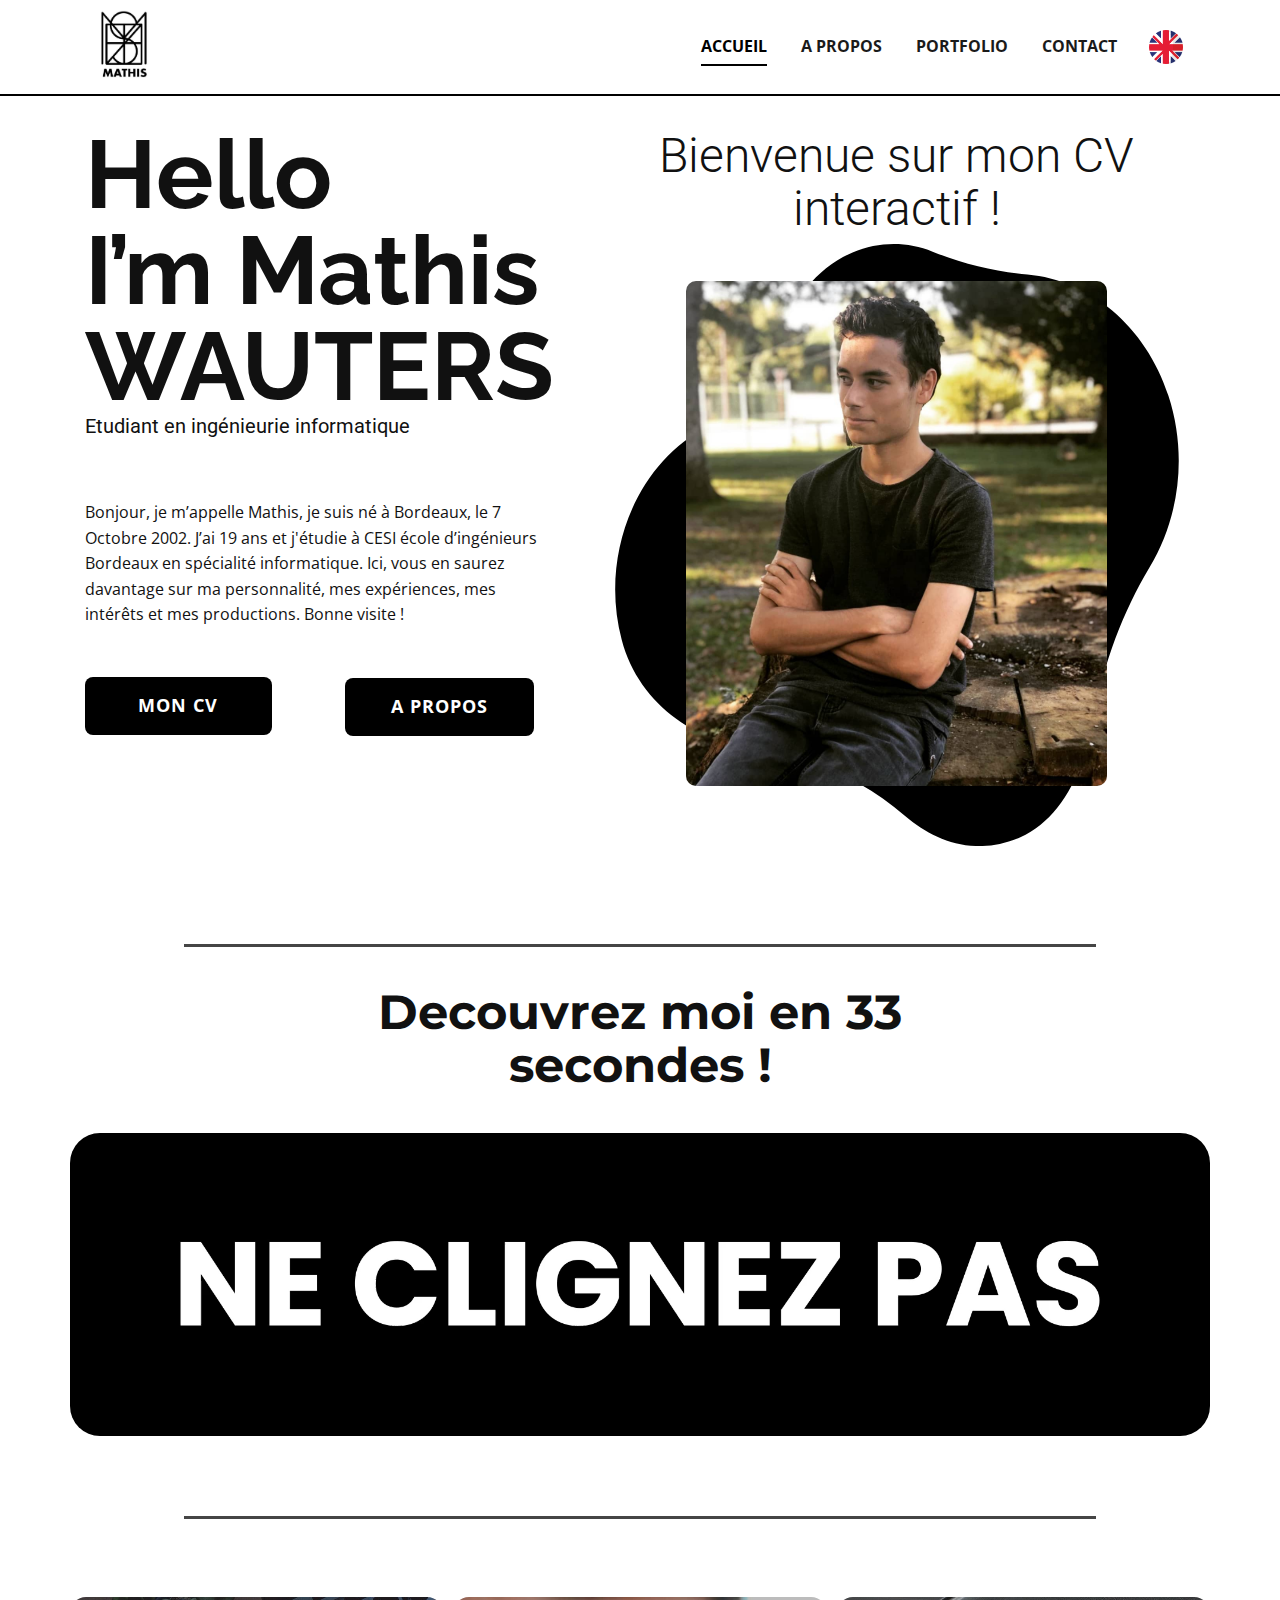
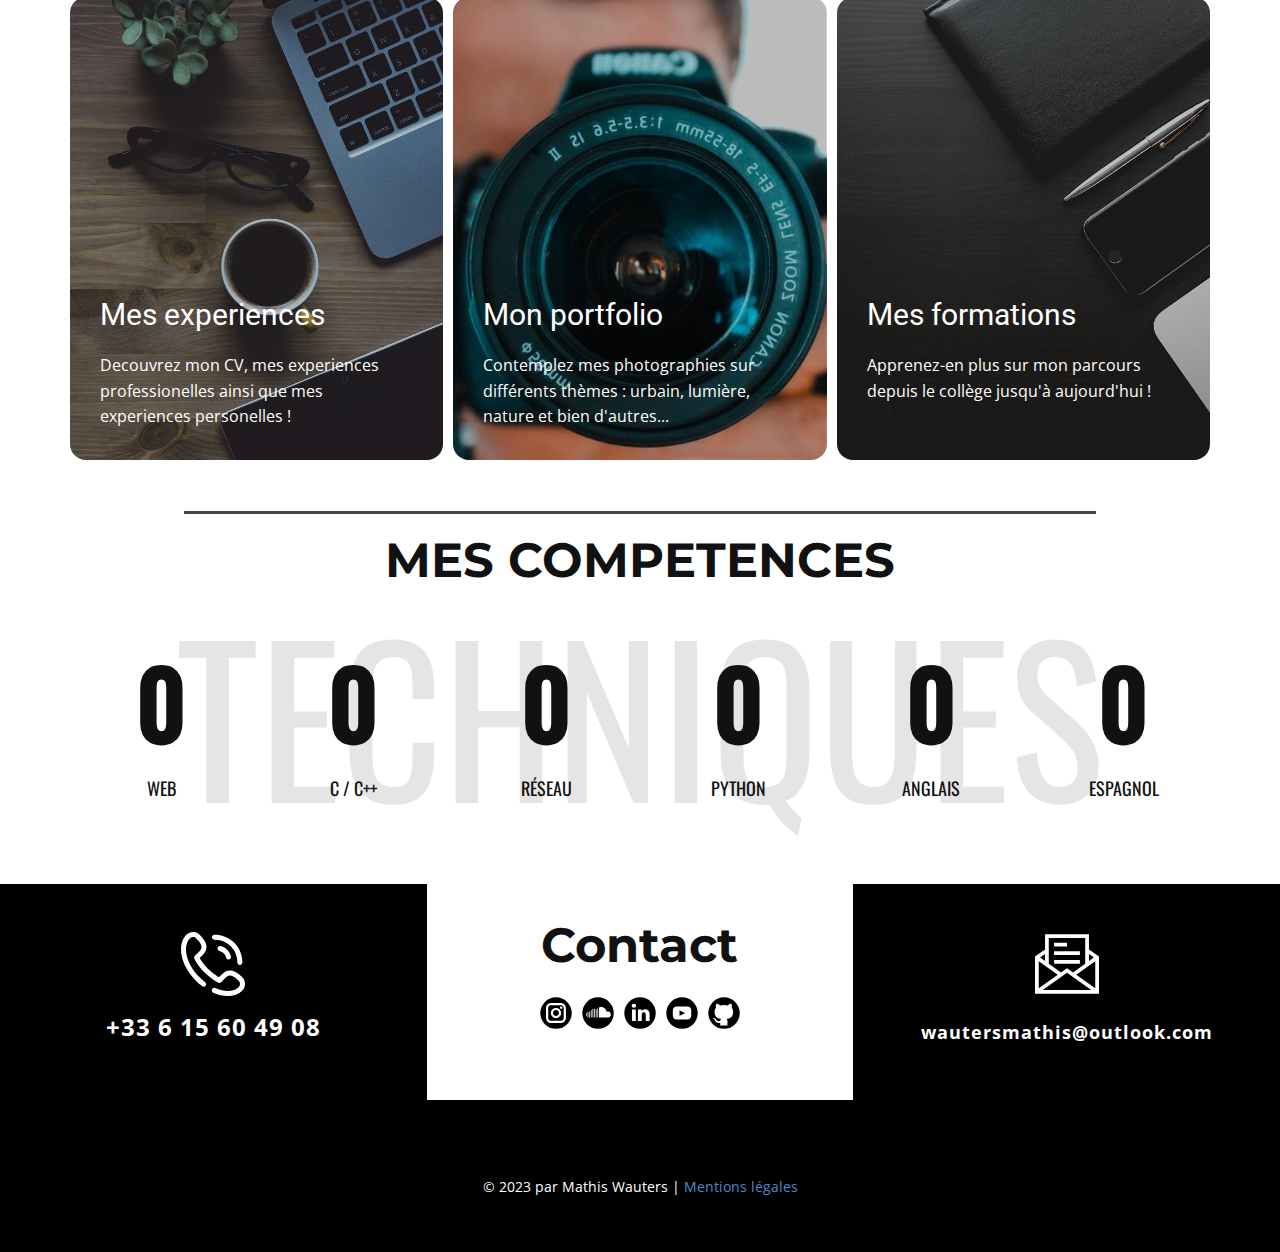
<file: index.html>
<!DOCTYPE html>
<html style="font-size: 16px;" lang="fr-FR">

<head>
  <meta name="viewport" content="width=device-width, initial-scale=1.0">
  <meta charset="utf-8">
  <meta name="keywords" content="Mathis WAUTERS, CV, Portfolio, contact, a propos">
  <meta name="description"
    content="Bienvenue sur mon CV Interactif, Ici, vous en saurez davantage sur ma personnalité, mes expériences, mes intérêts et mes productions.">
  <meta name="page_type" content="np-template-header-footer-from-plugin">
  <meta property="og:title" content="CV Interactif Mathis WAUTERS">
  <meta property="og:description"
    content="Ici, vous en saurez davantage sur ma personnalité, mes expériences, mes intérêts et mes productions.">
  <meta property="og:image" content="https://mathiswauters.fr/images/Logofinal.jpg">
  <meta property="og:url" content="https://mathiswauters.fr">
  <title>Mathis WAUTERS - Accueil</title>
  <link rel="stylesheet" href="style.css" media="screen">
  <link rel="stylesheet" href="Mathis-WAUTERS---Accueil.css" media="screen">
  <script class="u-script" type="text/javascript" src="jquery.js" defer=""></script>
  <script class="u-script" type="text/javascript" src="script.js" defer=""></script>
  <link rel="icon" href="images/favicon3.JPG">
  <link id="u-theme-google-font" rel="stylesheet"
    href="https://fonts.googleapis.com/css?family=Roboto:100,100i,300,300i,400,400i,500,500i,700,700i,900,900i|Open+Sans:300,300i,400,400i,500,500i,600,600i,700,700i,800,800i">
  <link id="u-page-google-font" rel="stylesheet"
    href="https://fonts.googleapis.com/css?family=Raleway:100,100i,200,200i,300,300i,400,400i,500,500i,600,600i,700,700i,800,800i,900,900i|Roboto:100,100i,300,300i,400,400i,500,500i,700,700i,900,900i|Montserrat:100,100i,200,200i,300,300i,400,400i,500,500i,600,600i,700,700i,800,800i,900,900i|Oswald:200,300,400,500,600,700">







  <script type="application/ld+json">{
		"@context": "http://schema.org",
		"@type": "Organization",
		"name": "Mathis WAUTERS FR",
		"logo": "images/petit1610708095265.jpg"
}</script>
  <meta name="theme-color" content="#478ac9">
  <meta property="og:type" content="website">
</head>

<body data-home-page="Mathis-WAUTERS---Accueil.html" data-home-page-title="Mathis WAUTERS - Accueil"
  class="u-body u-stick-footer u-xl-mode">
  <header
    class="u-border-2 u-border-black u-border-no-left u-border-no-right u-border-no-top u-clearfix u-custom-border u-header u-header"
    id="sec-82a1">
    <div class="u-clearfix u-sheet u-sheet-1">
      <a href="Mathis-WAUTERS---Accueil.html" data-page-id="98618448" class="u-image u-logo u-image-1"
        data-image-width="353" data-image-height="403" title="Mathis WAUTERS - Accueil">
        <img src="images/petit1610708095265.jpg" class="u-logo-image u-logo-image-1">
      </a>
      <nav class="u-menu u-menu-dropdown u-offcanvas u-menu-1" data-position="Menu">
        <div class="menu-collapse"
          style="font-size: 1rem; letter-spacing: 0px; font-weight: 700; text-transform: uppercase;">
          <a class="u-button-style u-custom-active-border-color u-custom-border u-custom-border-color u-custom-borders u-custom-hover-border-color u-custom-left-right-menu-spacing u-custom-padding-bottom u-custom-text-active-color u-custom-text-color u-custom-text-hover-color u-custom-top-bottom-menu-spacing u-nav-link u-text-active-palette-1-base u-text-hover-palette-2-base"
            href="#">
            <svg class="u-svg-link" viewBox="0 0 24 24">
              <use xmlns:xlink="http://www.w3.org/1999/xlink" xlink:href="#menu-hamburger"></use>
            </svg>
            <svg class="u-svg-content" version="1.1" id="menu-hamburger" viewBox="0 0 16 16" x="0px" y="0px"
              xmlns:xlink="http://www.w3.org/1999/xlink" xmlns="http://www.w3.org/2000/svg">
              <g>
                <rect y="1" width="16" height="2"></rect>
                <rect y="7" width="16" height="2"></rect>
                <rect y="13" width="16" height="2"></rect>
              </g>
            </svg>
          </a>
        </div>
        <div class="u-custom-menu u-nav-container">
          <ul class="u-nav u-spacing-30 u-unstyled u-nav-1">
            <li class="u-nav-item"><a
                class="u-border-2 u-border-active-black u-border-hover-black u-border-no-left u-border-no-right u-border-no-top u-button-style u-nav-link u-text-active-black u-text-grey-90 u-text-hover-grey-90"
                href="Mathis-WAUTERS---Accueil.html" style="padding: 10px 0px;">Accueil</a>
            </li>
            <li class="u-nav-item"><a
                class="u-border-2 u-border-active-black u-border-hover-black u-border-no-left u-border-no-right u-border-no-top u-button-style u-nav-link u-text-active-black u-text-grey-90 u-text-hover-grey-90"
                href="Mathis-WAUTERS---A-Propos.html" style="padding: 10px 0px;">A propos</a>
            </li>
            <li class="u-nav-item"><a
                class="u-border-2 u-border-active-black u-border-hover-black u-border-no-left u-border-no-right u-border-no-top u-button-style u-nav-link u-text-active-black u-text-grey-90 u-text-hover-grey-90"
                href="Mathis-WAUTERS---Portfolio.html" style="padding: 10px 0px;">Portfolio</a>
            </li>
            <li class="u-nav-item"><a
                class="u-border-2 u-border-active-black u-border-hover-black u-border-no-left u-border-no-right u-border-no-top u-button-style u-nav-link u-text-active-black u-text-grey-90 u-text-hover-grey-90"
                href="Mathis-WAUTERS---Contact.html" style="padding: 10px 0px;">Contact</a>
            </li>
          </ul>
        </div>
        <div class="u-custom-menu u-nav-container-collapse">
          <div class="u-black u-container-style u-inner-container-layout u-opacity u-opacity-95 u-sidenav">
            <div class="u-inner-container-layout u-sidenav-overflow">
              <div class="u-menu-close"></div>
              <ul class="u-align-center u-nav u-popupmenu-items u-unstyled u-nav-2">
                <li class="u-nav-item"><a class="u-button-style u-nav-link" href="Mathis-WAUTERS---Accueil.html"
                    style="padding: 10px 0px;">Accueil</a>
                </li>
                <li class="u-nav-item"><a class="u-button-style u-nav-link" href="Mathis-WAUTERS---A-Propos.html"
                    style="padding: 10px 0px;">A propos</a>
                </li>
                <li class="u-nav-item"><a class="u-button-style u-nav-link" href="Mathis-WAUTERS---Portfolio.html"
                    style="padding: 10px 0px;">Portfolio</a>
                </li>
                <li class="u-nav-item"><a class="u-button-style u-nav-link" href="Mathis-WAUTERS---Contact.html"
                    style="padding: 10px 0px;">Contact</a>
                </li>
              </ul>
            </div>
          </div>
          <div class="u-black u-menu-overlay u-opacity u-opacity-70"></div>
        </div>
      </nav><span class="u-file-icon u-icon u-icon-1" data-href="http://en.mathiswauters.fr"><img
          src="images/323329.png" alt=""></span>
    </div>
  </header>
  <section class="u-clearfix u-section-1" id="carousel_fb55">
    <div
      class="u-clearfix u-sheet u-valign-middle-lg u-valign-middle-md u-valign-middle-sm u-valign-middle-xl u-sheet-1">
      <div class="u-clearfix u-expanded-width u-gutter-0 u-layout-wrap u-layout-wrap-1">
        <div class="u-layout">
          <div class="u-layout-row">
            <div
              class="u-container-style u-layout-cell u-right-cell u-shape-rectangle u-size-27-xl u-size-30-lg u-size-30-md u-size-30-sm u-size-30-xs u-white u-layout-cell-1">
              <div class="u-container-layout u-container-layout-1">
                <h2 class="u-align-left u-custom-font u-font-raleway u-text u-text-1">Hello <br>I’m Mathis WAUTERS
                </h2>
                <h5 class="u-align-center u-text u-text-2">Etudiant en ingénieurie informatique</h5>
                <p class="u-text u-text-3">Bonjour, je m’appelle Mathis, je suis né à Bordeaux, le 7 Octobre 2002.
                  J’ai&nbsp;19&nbsp;ans et j'étudie à&nbsp;CESI&nbsp;école d’ingénieurs
                  Bordeaux&nbsp;en&nbsp;spécialité&nbsp;informatique. Ici, vous en saurez davantage sur ma personnalité,
                  mes expériences, mes intérêts et mes productions. Bonne visite !</p>
                <a href="files/MathisWAUTERSCV-2.pdf"
                  class="u-active-grey-25 u-align-center u-black u-border-none u-btn u-btn-round u-button-style u-file-link u-hidden-xs u-hover-grey-25 u-radius-8 u-text-active-black u-text-body-alt-color u-text-hover-white u-btn-1">MON
                  CV</a>
                <a href="Mathis-WAUTERS---A-Propos.html" data-page-id="10380324"
                  class="u-active-grey-25 u-align-center u-black u-border-none u-btn u-btn-round u-button-style u-hidden-xs u-hover-grey-25 u-radius-8 u-text-active-black u-text-body-alt-color u-text-hover-white u-btn-2">A
                  propos</a>
              </div>
            </div>
            <div
              class="u-align-center u-container-style u-layout-cell u-left-cell u-size-30-lg u-size-30-md u-size-30-sm u-size-30-xs u-size-33-xl u-layout-cell-2">
              <div class="u-container-layout u-container-layout-2">
                <h1 class="u-hidden-sm u-hidden-xs u-text u-text-4">Bienvenue sur mon CV interactif !</h1>
                <div class="u-expanded-width-lg u-expanded-width-md u-shape u-shape-svg u-text-black u-shape-1">
                  <svg class="u-svg-link" preserveAspectRatio="none" viewBox="0 0 160 150" style="">
                    <use xmlns:xlink="http://www.w3.org/1999/xlink" xlink:href="#svg-dd3d"></use>
                  </svg>
                  <svg xmlns="http://www.w3.org/2000/svg" xmlns:xlink="http://www.w3.org/1999/xlink" version="1.1"
                    xml:space="preserve" class="u-svg-content" viewBox="0 0 160 150" x="0px" y="0px" id="svg-dd3d">
                    <path d="M43.2,126.9c14.2,1.3,27.6,7,39.1,15.6c8.3,6.1,19.4,10.3,32.7,5.3c11.7-4.4,18.6-17.4,21-30.2c2.6-13.3,8.1-25.9,15.7-37.1
	c8.3-12.1,10.8-27.9,5.3-42.7C150.5,20.3,134.6,9,117,7.6C107.9,6.9,98.8,5,90.1,1.9C83-0.6,75-0.7,67.4,2.1
	c-9.9,3.7-17,11.6-20.1,21c-3.3,10.1-10.9,18-20.6,22.2c-0.1,0-0.1,0.1-0.2,0.1c-20.3,8.9-31,32-24.6,53.2
	C6.9,115.6,25.2,125.2,43.2,126.9z"></path>
                  </svg>
                </div>
                <img class="u-image u-image-round u-radius-10 u-image-1" src="images/Capture.PNG" alt=""
                  data-image-width="738" data-image-height="886">
              </div>
            </div>
          </div>
        </div>
      </div>
      <div
        class="u-border-3 u-border-grey-dark-1 u-expanded-width-md u-expanded-width-sm u-expanded-width-xs u-line u-line-horizontal u-line-1">
      </div>
    </div>
  </section>
  <section class="u-align-center u-clearfix u-white u-section-2" id="carousel_24c5">
    <div
      class="u-clearfix u-sheet u-valign-middle-lg u-valign-middle-md u-valign-middle-sm u-valign-middle-xs u-sheet-1">
      <h2 class="u-custom-font u-font-montserrat u-text u-text-1">Decouvrez moi en 33 secondes !</h2>
      <div class="u-expanded-width-xl u-list u-list-1">
        <div class="u-repeater u-repeater-1">
          <div
            class="u-container-style u-custom-item u-file-link u-list-item u-radius-30 u-repeater-item u-shape-round u-uploaded-video u-video u-video-contain-lg u-video-contain-md u-video-contain-sm u-video-contain-xs u-video-cover-xl u-video-1"
            data-href="files/CVVidoFR-1.mp4">
            <div class="u-background-video u-expanded" style="">
              <div class="embed-responsive">
                <video class="embed-responsive-item" data-autoplay="1" loop="" muted="" autoplay="autoplay"
                  playsinline="">
                  <source src="files/CVVidoFR-1.mp4" type="video/mp4">
                  <p>Your browser does not support HTML5 video.</p>
                </video>
              </div>
            </div>
            <div class="u-container-layout u-similar-container u-container-layout-1"></div>
          </div>
        </div>
      </div>
      <div
        class="u-border-3 u-border-grey-dark-1 u-expanded-width-md u-expanded-width-sm u-expanded-width-xs u-line u-line-horizontal u-line-1">
      </div>
    </div>
  </section>
  <section class="u-clearfix u-section-3" id="sec-1824">
    <div class="u-clearfix u-sheet u-sheet-1">
      <div class="u-expanded-width u-list u-list-1">
        <div class="u-repeater u-repeater-1">
          <div
            class="u-container-style u-image u-image-round u-list-item u-radius-16 u-repeater-item u-shading u-image-1"
            data-image-width="150" data-image-height="99" data-href="Mathis-WAUTERS---A-Propos.html#sec-b8e4"
            data-page-id="10380324">
            <div class="u-container-layout u-similar-container u-valign-top u-container-layout-1">
              <h3 class="u-text u-text-default u-text-1">Mes experiences</h3>
              <p class="u-text u-text-default u-text-2">Decouvrez mon CV, mes experiences professionelles ainsi que mes
                experiences personelles !</p>
            </div>
          </div>
          <div
            class="u-container-style u-image u-image-round u-list-item u-radius-16 u-repeater-item u-shading u-image-2"
            data-image-width="931" data-image-height="619" data-href="30402758">
            <div class="u-container-layout u-similar-container u-valign-top u-container-layout-2">
              <h3 class="u-text u-text-default u-text-3">Mon portfolio</h3>
              <p class="u-text u-text-default u-text-4">Contemplez mes photographies sur différents thèmes : urbain,
                lumière, nature et bien d'autres...</p>
            </div>
          </div>
          <div
            class="u-container-style u-image u-image-round u-list-item u-radius-16 u-repeater-item u-shading u-image-3"
            data-image-width="1280" data-image-height="853" data-href="Mathis-WAUTERS---A-Propos.html#carousel_fa4b"
            data-page-id="10380324">
            <div class="u-container-layout u-similar-container u-valign-top u-container-layout-3">
              <h3 class="u-text u-text-default u-text-5">Mes formations</h3>
              <p class="u-text u-text-default u-text-6">Apprenez-en plus sur mon parcours depuis le collège jusqu'à
                aujourd'hui !</p>
            </div>
          </div>
        </div>
      </div>
      <div class="u-border-3 u-border-grey-dark-1 u-line u-line-horizontal u-line-1"></div>
      <h1 class="u-align-center u-custom-font u-font-montserrat u-text u-text-7">MES COMPETENCES</h1>
    </div>
  </section>
  <section class="u-align-center-lg u-align-center-md u-align-left-sm u-align-left-xs u-clearfix u-section-4"
    id="carousel_b328">
    <div class="u-clearfix u-sheet u-valign-middle-md u-valign-middle-sm u-valign-middle-xs u-sheet-1">
      <h2 class="u-align-center u-custom-font u-font-oswald u-text u-text-grey-10 u-text-1">Techniques</h2>
      <div class="u-expanded-width-lg u-expanded-width-md u-expanded-width-sm u-expanded-width-xs u-list u-list-1">
        <div class="u-repeater u-repeater-1">
          <div
            class="u-align-center-xl u-align-left-lg u-align-left-md u-align-left-sm u-align-left-xs u-container-style u-list-item u-repeater-item">
            <div class="u-container-layout u-similar-container u-valign-top-lg u-container-layout-1">
              <h3 class="u-custom-font u-font-oswald u-text u-text-2" data-animation-name="counter"
                data-animation-event="scroll" data-animation-duration="3000">70</h3>
              <h6 class="u-custom-font u-font-oswald u-text u-text-default u-text-3">WEB</h6>
            </div>
          </div>
          <div
            class="u-align-center-xl u-align-left-lg u-align-left-md u-align-left-sm u-align-left-xs u-container-style u-list-item u-repeater-item">
            <div class="u-container-layout u-similar-container u-valign-top-lg u-container-layout-2">
              <h3 class="u-custom-font u-font-oswald u-text u-text-4" data-animation-name="counter"
                data-animation-event="scroll" data-animation-duration="3000">40</h3>
              <h6 class="u-custom-font u-font-oswald u-text u-text-default u-text-5">C / C++</h6>
            </div>
          </div>
          <div
            class="u-align-center-xl u-align-left-lg u-align-left-md u-align-left-sm u-align-left-xs u-container-style u-list-item u-repeater-item">
            <div class="u-container-layout u-similar-container u-valign-top-lg u-container-layout-3">
              <h3 class="u-custom-font u-font-oswald u-text u-text-6" data-animation-name="counter"
                data-animation-event="scroll" data-animation-duration="3000">50<br>
              </h3>
              <h6 class="u-custom-font u-font-oswald u-text u-text-default u-text-7">Réseau</h6>
            </div>
          </div>
          <div
            class="u-align-center-xl u-align-left-lg u-align-left-md u-align-left-sm u-align-left-xs u-container-style u-list-item u-repeater-item">
            <div class="u-container-layout u-similar-container u-valign-top-lg u-container-layout-4">
              <h3 class="u-custom-font u-font-oswald u-text u-text-8" data-animation-name="counter"
                data-animation-event="scroll" data-animation-duration="3000">70</h3>
              <h6 class="u-custom-font u-font-oswald u-text u-text-default u-text-9">Python</h6>
            </div>
          </div>
          <div
            class="u-align-center-xl u-align-left-lg u-align-left-md u-align-left-sm u-align-left-xs u-container-style u-list-item u-repeater-item">
            <div class="u-container-layout u-similar-container u-valign-top-lg u-container-layout-5">
              <h3 class="u-custom-font u-font-oswald u-text u-text-10" data-animation-name="counter"
                data-animation-event="scroll" data-animation-duration="3000">80</h3>
              <h6 class="u-custom-font u-font-oswald u-text u-text-default u-text-11">ANGLAIS</h6>
            </div>
          </div>
          <div
            class="u-align-center-xl u-align-left-lg u-align-left-md u-align-left-sm u-align-left-xs u-container-style u-list-item u-repeater-item">
            <div class="u-container-layout u-similar-container u-valign-top-lg u-container-layout-6">
              <h3 class="u-custom-font u-font-oswald u-text u-text-12" data-animation-name="counter"
                data-animation-event="scroll" data-animation-duration="3000">50</h3>
              <h6 class="u-custom-font u-font-oswald u-text u-text-default u-text-13">Espagnol</h6>
            </div>
          </div>
        </div>
      </div>
    </div>
  </section>
  <section class="u-align-center u-clearfix u-valign-middle u-section-5" id="carousel_7e4b">
    <div class="u-clearfix u-expanded-width u-layout-wrap u-layout-wrap-1">
      <div class="u-layout">
        <div class="u-layout-col">
          <div class="u-size-60">
            <div class="u-layout-row">
              <div
                class="u-align-center u-black u-container-style u-layout-cell u-left-cell u-size-20-lg u-size-20-xl u-size-22-md u-size-22-sm u-size-22-xs u-layout-cell-1">
                <div
                  class="u-container-layout u-valign-top-lg u-valign-top-md u-valign-top-sm u-valign-top-xs u-container-layout-1">
                  <span class="u-icon u-icon-circle u-text-white u-icon-1"><svg class="u-svg-link"
                      preserveAspectRatio="xMidYMin slice" viewBox="0 0 511.999 511.999" style="">
                      <use xmlns:xlink="http://www.w3.org/1999/xlink" xlink:href="#svg-fbf5"></use>
                    </svg><svg class="u-svg-content" viewBox="0 0 511.999 511.999" x="0px" y="0px" id="svg-fbf5"
                      style="enable-background:new 0 0 511.999 511.999;">
                      <g>
                        <g>
                          <g>
                            <path
                              d="M267.998,61.092c0.337,0,0.665-0.002,1-0.002c48.74,0,94.412,18.844,128.686,53.118     c34.557,34.557,53.459,80.618,53.225,129.697c-0.052,11.045,8.859,20.042,19.905,20.095c0.033,0,0.064,0,0.097,0     c10.999,0,19.944-8.892,19.997-19.905c0.285-59.837-22.778-116.009-64.94-158.172C384.134,44.088,328.43,21.09,269.004,21.09     c-0.365,0-0.733,0.001-1.099,0.002c-11.046,0.053-19.957,9.05-19.905,20.095C248.053,52.2,256.997,61.092,267.998,61.092z">
                            </path>
                            <path
                              d="M511.949,412.553c-0.714-19.805-8.964-38.287-23.229-52.042c-27.931-26.933-51.332-42.481-73.646-48.929     c-30.75-8.887-59.226-0.805-84.641,24.016c-0.038,0.037-0.077,0.075-0.115,0.113l-27.066,26.865     c-16.811-9.444-49.491-30.227-85.234-65.971l-2.632-2.63c-35.508-35.507-56.423-68.373-65.939-85.253l26.839-27.041     c0.038-0.038,0.075-0.076,0.113-0.115c24.821-25.414,32.902-53.892,24.016-84.64c-6.448-22.313-21.995-45.715-48.929-73.646     C137.731,9.015,119.249,0.765,99.446,0.051C79.647-0.662,60.614,6.232,45.865,19.472l-0.574,0.516     c-0.267,0.239-0.527,0.486-0.78,0.739c-29.36,29.358-44.75,70.46-44.508,118.861c0.41,82.22,45.599,176.249,120.879,251.528     c0.063,0.063,0.125,0.124,0.188,0.186c14.152,14.132,30.22,28.116,47.762,41.567c8.765,6.721,21.319,5.063,28.041-3.702     c6.721-8.766,5.064-21.32-3.702-28.041c-16.236-12.448-31.041-25.333-44.004-38.296c-0.062-0.062-0.124-0.124-0.187-0.185     C81.095,294.683,40.361,211.239,40.002,139.387c-0.186-37.276,11.027-68.389,32.431-90.014l0.153-0.138     c14.538-13.048,36.548-12.254,50.108,1.808c51.781,53.698,48.031,79.049,25.151,102.511l-37.074,37.353     c-5.814,5.858-7.433,14.686-4.075,22.226c0.941,2.114,23.709,52.427,80.414,109.132l2.632,2.629     c56.698,56.699,107.011,79.466,109.125,80.408c7.54,3.359,16.368,1.739,22.226-4.075l37.346-37.068     c23.466-22.883,48.818-26.638,102.518,25.145c14.062,13.56,14.856,35.57,1.81,50.105l-0.141,0.157     c-21.45,21.229-52.231,32.433-89.102,32.433c-0.303,0-0.608,0-0.912-0.002c-29.471-0.147-63.598-8.226-98.689-23.362     c-10.142-4.376-21.911,0.3-26.286,10.443c-4.375,10.142,0.301,21.911,10.443,26.286c40.562,17.496,79.029,26.456,114.332,26.633     c0.375,0.001,0.748,0.002,1.122,0.002c47.914-0.001,88.608-15.379,117.738-44.51c0.254-0.254,0.5-0.513,0.739-0.78l0.519-0.577     C505.766,451.385,512.663,432.357,511.949,412.553z">
                            </path>
                            <path
                              d="M369.457,142.549c-21.453-21.454-42.043-27.147-51.939-29.884c-10.649-2.945-21.663,3.299-24.607,13.946     c-2.944,10.646,3.299,21.663,13.946,24.607c8.092,2.238,20.32,5.62,34.316,19.615c13.473,13.473,17.052,25.636,19.421,33.685     l0.289,0.979c2.574,8.697,10.538,14.329,19.169,14.329c1.88,0.001,3.792-0.267,5.686-0.828     c10.591-3.135,16.636-14.263,13.5-24.854l-0.271-0.918C395.882,182.744,390.14,163.232,369.457,142.549z">
                            </path>
                          </g>
                        </g>
                      </g>
                    </svg></span>
                  <a href="tel:+33615604908"
                    class="u-align-center u-btn u-button-style u-none u-text-active-white u-text-hover-white u-text-white u-btn-1">+33
                    6 15 60 49 08</a>
                </div>
              </div>
              <div
                class="u-align-left u-container-style u-layout-cell u-size-16-md u-size-16-sm u-size-16-xs u-size-20-lg u-size-20-xl u-white u-layout-cell-2">
                <div class="u-container-layout u-container-layout-2">
                  <h2 class="u-align-center u-custom-font u-font-montserrat u-text u-text-1">Contact</h2>
                  <div class="u-social-icons u-spacing-10 u-social-icons-1">
                    <a class="u-social-url" title="instagram" target="_blank"
                      href="https://instagram.com/mathis_waut"><span
                        class="u-icon u-social-icon u-social-instagram u-text-black u-icon-2"><svg class="u-svg-link"
                          preserveAspectRatio="xMidYMin slice" viewBox="0 0 112 112" style="">
                          <use xmlns:xlink="http://www.w3.org/1999/xlink" xlink:href="#svg-0cc9"></use>
                        </svg><svg class="u-svg-content" viewBox="0 0 112 112" x="0" y="0" id="svg-0cc9">
                          <circle fill="currentColor" cx="56.1" cy="56.1" r="55"></circle>
                          <path fill="#FFFFFF"
                            d="M55.9,38.2c-9.9,0-17.9,8-17.9,17.9C38,66,46,74,55.9,74c9.9,0,17.9-8,17.9-17.9C73.8,46.2,65.8,38.2,55.9,38.2
z M55.9,66.4c-5.7,0-10.3-4.6-10.3-10.3c-0.1-5.7,4.6-10.3,10.3-10.3c5.7,0,10.3,4.6,10.3,10.3C66.2,61.8,61.6,66.4,55.9,66.4z"></path>
                          <path fill="#FFFFFF"
                            d="M74.3,33.5c-2.3,0-4.2,1.9-4.2,4.2s1.9,4.2,4.2,4.2s4.2-1.9,4.2-4.2S76.6,33.5,74.3,33.5z">
                          </path>
                          <path fill="#FFFFFF" d="M73.1,21.3H38.6c-9.7,0-17.5,7.9-17.5,17.5v34.5c0,9.7,7.9,17.6,17.5,17.6h34.5c9.7,0,17.5-7.9,17.5-17.5V38.8
C90.6,29.1,82.7,21.3,73.1,21.3z M83,73.3c0,5.5-4.5,9.9-9.9,9.9H38.6c-5.5,0-9.9-4.5-9.9-9.9V38.8c0-5.5,4.5-9.9,9.9-9.9h34.5
c5.5,0,9.9,4.5,9.9,9.9V73.3z"></path>
                        </svg></span>
                    </a>
                    <a class="u-social-url" target="_blank" data-type="Soundcloud" title="Soundcloud"
                      href="https://soundcloud.com/mathis-wauters"><span
                        class="u-icon u-social-icon u-social-soundcloud u-text-black u-icon-3"><svg class="u-svg-link"
                          preserveAspectRatio="xMidYMin slice" viewBox="0 0 112 112" style="">
                          <use xmlns:xlink="http://www.w3.org/1999/xlink" xlink:href="#svg-6761"></use>
                        </svg><svg class="u-svg-content" viewBox="0 0 112 112" x="0" y="0" id="svg-6761">
                          <circle fill="currentColor" cx="56.1" cy="56.1" r="55"></circle>
                          <path fill="#FFFFFF"
                            d="M100.7,59.4c-2.1-10.1-12.2-8.7-14.4-7.6c0,0-0.6-12.8-13.9-16.2c0,0-7-2-12.9,1.5v35c0.9,0,1.8,0,2.7,0
	c2.2,0,4.4,0,6.5,0c2.8,0,5.5,0,8.3,0c2.7,0,5.4,0,8,0c2.1,0,4.1,0,6.2,0c1.6,0,2.6-0.5,3.9-1.1C98,69.3,102.1,66,100.7,59.4z"></path>
                          <polygon fill="#FFFFFF" points="53.8,72 56.6,72 56.6,38.7 53.8,41.2 "></polygon>
                          <polygon fill="#FFFFFF" points="48.2,72 50.9,72 50.9,43.5 48.2,42 "></polygon>
                          <polygon fill="#FFFFFF" points="42.5,72 45.2,72 45.2,41.3 42.5,40.9 "></polygon>
                          <polygon fill="#FFFFFF" points="36.7,72 39.4,72 39.4,41.3 36.7,42.4 "></polygon>
                          <polygon fill="#FFFFFF" points="31,72 33.8,72 33.8,44.3 31,47 "></polygon>
                          <polygon fill="#FFFFFF" points="25.3,72 28,72 28,51.6 25.3,51 "></polygon>
                          <polygon fill="#FFFFFF" points="19.6,70.8 22.3,72 22.3,51.2 19.6,52.3 "></polygon>
                          <path fill="#FFFFFF" d="M16.9,68.6V54.5C16.9,54.5,10.4,60.9,16.9,68.6z"></path>
                        </svg></span>
                    </a>
                    <a class="u-social-url" target="_blank" data-type="LinkedIn" title="LinkedIn"
                      href="https://www.linkedin.com/in/mathiswauters/"><span
                        class="u-icon u-social-icon u-social-linkedin u-text-black u-icon-4"><svg class="u-svg-link"
                          preserveAspectRatio="xMidYMin slice" viewBox="0 0 112 112" style="">
                          <use xmlns:xlink="http://www.w3.org/1999/xlink" xlink:href="#svg-80cb"></use>
                        </svg><svg class="u-svg-content" viewBox="0 0 112 112" x="0" y="0" id="svg-80cb">
                          <circle fill="currentColor" cx="56.1" cy="56.1" r="55"></circle>
                          <path fill="#FFFFFF" d="M41.3,83.7H27.9V43.4h13.4V83.7z M34.6,37.9L34.6,37.9c-4.6,0-7.5-3.1-7.5-7c0-4,3-7,7.6-7s7.4,3,7.5,7
            C42.2,34.8,39.2,37.9,34.6,37.9z M89.6,83.7H76.2V62.2c0-5.4-1.9-9.1-6.8-9.1c-3.7,0-5.9,2.5-6.9,4.9c-0.4,0.9-0.4,2.1-0.4,3.3v22.5
            H48.7c0,0,0.2-36.5,0-40.3h13.4v5.7c1.8-2.7,5-6.7,12.1-6.7c8.8,0,15.4,5.8,15.4,18.1V83.7z"></path>
                        </svg></span>
                    </a>
                    <a class="u-social-url" target="_blank" data-type="YouTube" title="YouTube"
                      href="https://www.youtube.com/channel/UCYos_1NQ1msrE0L66Jc0PIA"><span
                        class="u-icon u-social-icon u-social-youtube u-text-black u-icon-5"><svg class="u-svg-link"
                          preserveAspectRatio="xMidYMin slice" viewBox="0 0 112 112" style="">
                          <use xmlns:xlink="http://www.w3.org/1999/xlink" xlink:href="#svg-a6c1"></use>
                        </svg><svg class="u-svg-content" viewBox="0 0 112 112" x="0" y="0" id="svg-a6c1">
                          <circle fill="currentColor" cx="56.1" cy="56.1" r="55"></circle>
                          <path fill="#FFFFFF"
                            d="M74.9,33.3H37.3c-7.4,0-13.4,6-13.4,13.4v18.8c0,7.4,6,13.4,13.4,13.4h37.6c7.4,0,13.4-6,13.4-13.4V46.7 C88.3,39.3,82.3,33.3,74.9,33.3L74.9,33.3z M65.9,57l-17.6,8.4c-0.5,0.2-1-0.1-1-0.6V47.5c0-0.5,0.6-0.9,1-0.6l17.6,8.9 C66.4,56,66.4,56.8,65.9,57L65.9,57z">
                          </path>
                        </svg></span>
                    </a>
                    <a class="u-social-url" target="_blank" data-type="Github" title="Github"
                      href="https://github.com/DrPicode"><span
                        class="u-icon u-social-github u-social-icon u-text-black u-icon-6"><svg class="u-svg-link"
                          preserveAspectRatio="xMidYMin slice" viewBox="0 0 112 112" style="">
                          <use xmlns:xlink="http://www.w3.org/1999/xlink" xlink:href="#svg-c890"></use>
                        </svg><svg class="u-svg-content" viewBox="0 0 112 112" x="0" y="0" id="svg-c890">
                          <circle fill="currentColor" cx="56.1" cy="56.1" r="55"></circle>
                          <path fill="#FFFFFF" d="M88,51.3c0-5.5-1.9-10.2-5.3-13.7c0.6-1.3,2.3-6.5-0.5-13.5c0,0-4.2-1.4-14,5.3c-4.1-1.1-8.4-1.7-12.7-1.8
	c-4.3,0-8.7,0.6-12.7,1.8c-9.7-6.6-14-5.3-14-5.3c-2.8,7-1,12.2-0.5,13.5C25,41.2,23,45.7,23,51.3c0,19.6,11.9,23.9,23.3,25.2
	c-1.5,1.3-2.8,3.5-3.2,6.8c-3,1.3-10.2,3.6-14.9-4.3c0,0-2.7-4.9-7.8-5.3c0,0-5-0.1-0.4,3.1c0,0,3.3,1.6,5.6,7.5c0,0,3,9.1,17.2,6
	c0,4.3,0.1,8.3,0.1,9.5h25.2c0-1.7,0.1-7.2,0.1-14c0-4.7-1.7-7.9-3.4-9.4C76,75.2,88,70.9,88,51.3z"></path>
                        </svg></span>
                    </a>
                  </div>
                </div>
              </div>
              <div
                class="u-align-center u-black u-container-style u-layout-cell u-right-cell u-size-20-lg u-size-20-xl u-size-22-md u-size-22-sm u-size-22-xs u-layout-cell-3">
                <div class="u-container-layout u-valign-top-lg u-container-layout-3"><span
                    class="u-icon u-icon-circle u-text-white u-icon-7"><svg class="u-svg-link"
                      preserveAspectRatio="xMidYMin slice" viewBox="0 0 511.998 511.998" style="">
                      <use xmlns:xlink="http://www.w3.org/1999/xlink" xlink:href="#svg-7440"></use>
                    </svg><svg class="u-svg-content" viewBox="0 0 511.998 511.998" id="svg-7440">
                      <g>
                        <path
                          d="m431.665 139.258v-122.04h-351.332v122.04l-80.333 57.38v298.142h511.998v-298.142zm-249.673 202.811-151.992 108.564v-217.128zm74.007-15.994 194.191 138.705h-388.382zm74.007 15.994 151.992-108.564v217.127zm141.185-137.712-39.526 28.232v-56.464zm-69.526-157.139v206.8l-97.466 69.618-48.2-34.428-48.2 34.428-97.466-69.618v-206.8zm-321.332 185.372-39.526-28.232 39.526-28.232z">
                        </path>
                        <path d="m152.716 86.074h103.283v30h-103.283z"></path>
                        <path d="m152.716 154.929h206.566v30h-206.566z"></path>
                        <path d="m152.716 223.785h206.566v30h-206.566z"></path>
                      </g>
                    </svg></span>
                  <a href="mailto:wautersmathis@outlook.com"
                    class="u-align-center u-btn u-button-style u-none u-text-active-white u-text-hover-white u-text-white u-btn-2">wautersmathis@outlook.com</a>
                </div>
              </div>
            </div>
          </div>
        </div>
      </div>
    </div>
  </section>



  <footer class="u-align-center u-black u-clearfix u-footer u-footer" id="sec-4aad">
    <div class="u-clearfix u-sheet u-valign-middle u-sheet-1">
      <p class="u-small-text u-text u-text-variant u-text-1">
        <br>© 2023 par Mathis Wauters | <a href="Mentions-légales.html" data-page-id="2077626222"
          class="u-active-none u-border-none u-btn u-button-link u-button-style u-hover-none u-none u-text-palette-1-base u-btn-1">Mentions
          légales</a>
      </p>
    </div>
  </footer>

</body>

</html>
</file>
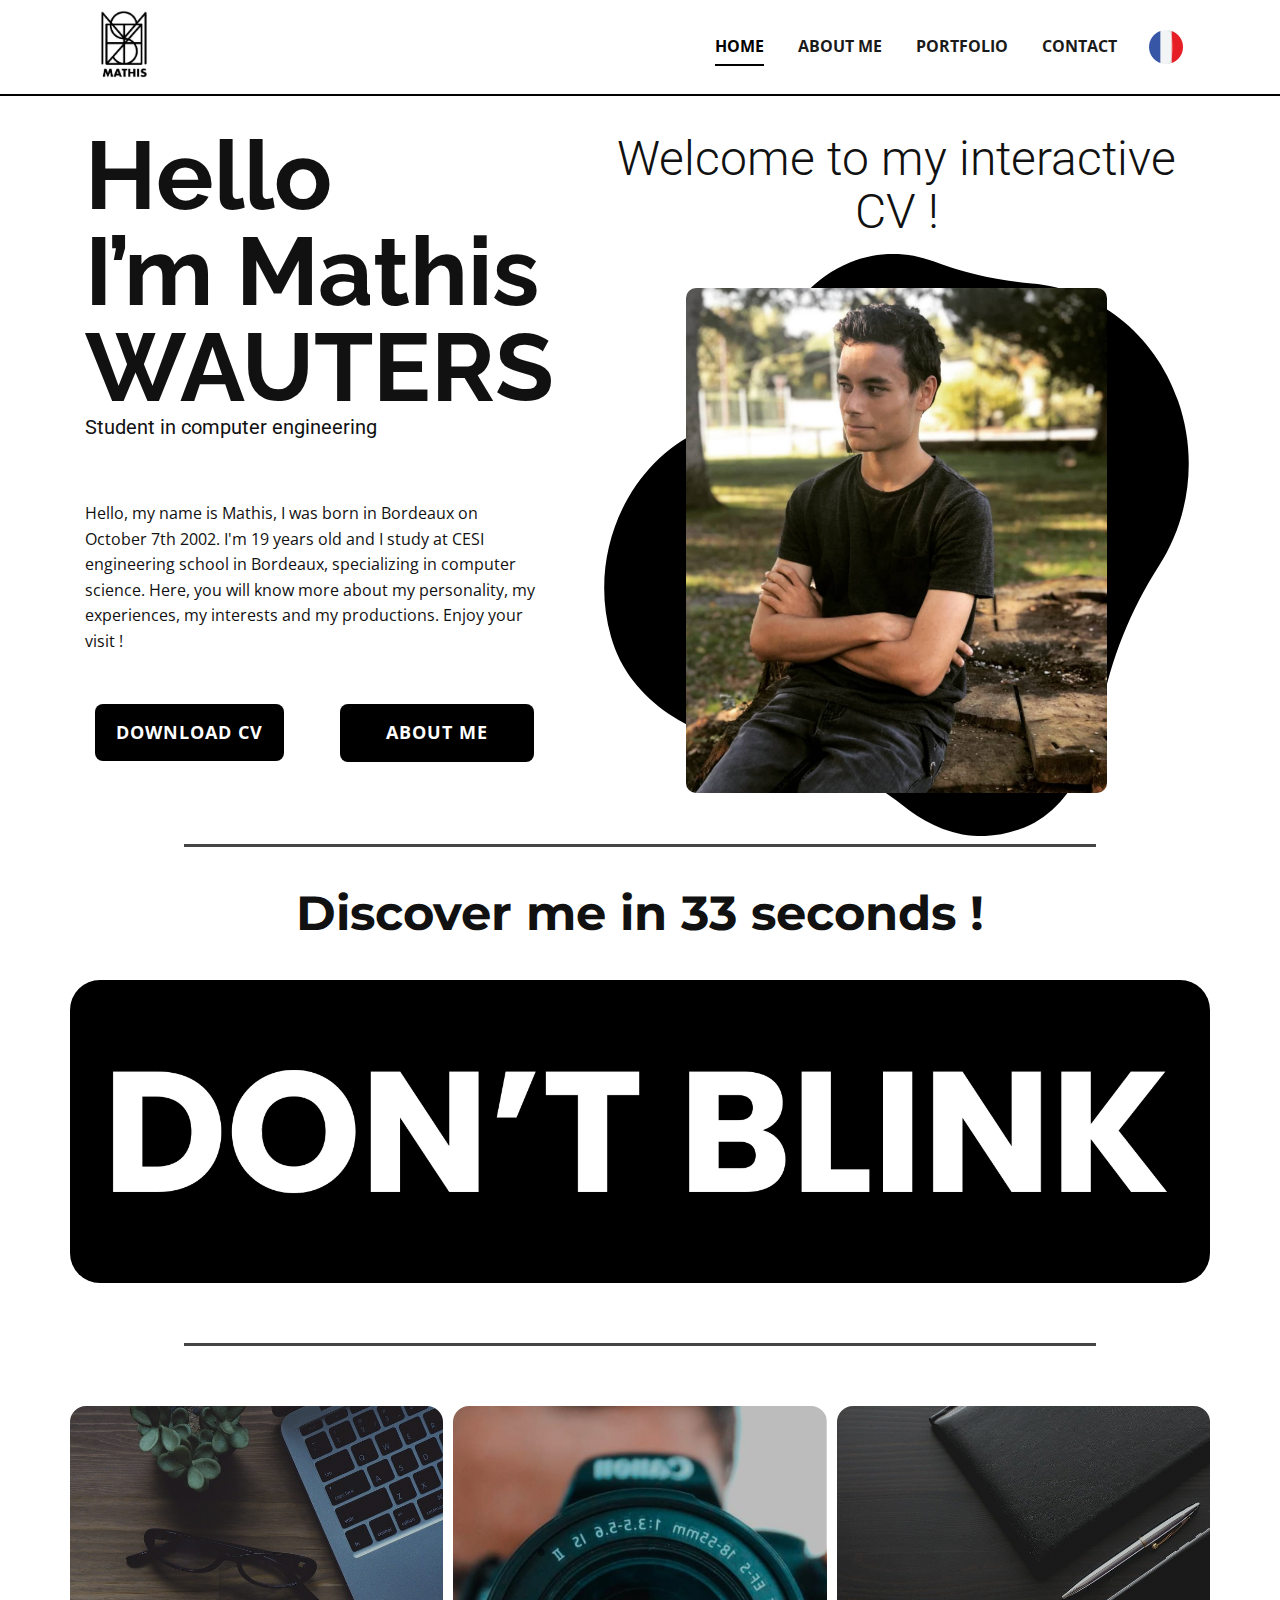
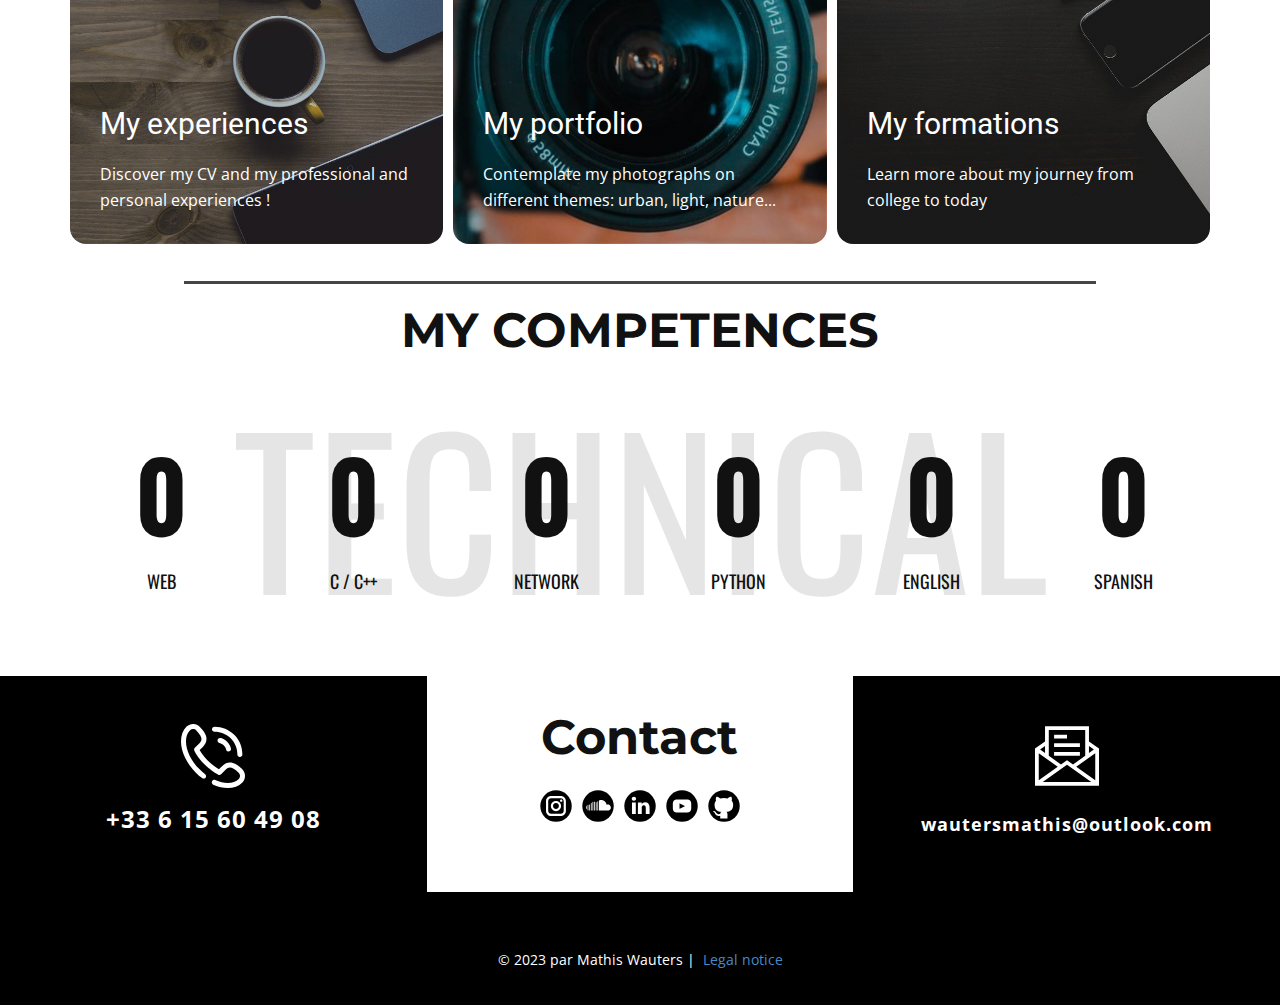
<file: en/index.html>
<!DOCTYPE html>
<html style="font-size: 16px;" lang="fr-FR">

<head>
  <meta name="viewport" content="width=device-width, initial-scale=1.0">
  <meta charset="utf-8">
  <meta name="keywords" content="Mathis WAUTERS CV, portfolio, English, engineer">
  <meta name="description"
    content="Welcome to my Interactive Resume, here you will learn more about my personality, my experiences, my interests and my productions.">
  <meta name="page_type" content="np-template-header-footer-from-plugin">
  <meta property="og:title" content="Interactive CV Mathis WAUTERS">
  <meta property="og:description"
    content="Here, you will learn more about my personality, my experiences, my interests and my productions.">
  <meta property="og:image" content="http://en.mathiswauters.fr/images/Logofinal.jpg">
  <meta property="og:url" content="http://en.mathiswauters.fr">
  <title>Mathis WAUTERS - Home</title>
  <link rel="stylesheet" href="style.css" media="screen">
  <link rel="stylesheet" href="Mathis-WAUTERS---Home.css" media="screen">
  <script class="u-script" type="text/javascript" src="jquery.js" defer=""></script>
  <script class="u-script" type="text/javascript" src="script.js" defer=""></script>
  <link rel="icon" href="images/favicon3.JPG">
  <link id="u-theme-google-font" rel="stylesheet"
    href="https://fonts.googleapis.com/css?family=Roboto:100,100i,300,300i,400,400i,500,500i,700,700i,900,900i|Open+Sans:300,300i,400,400i,500,500i,600,600i,700,700i,800,800i">
  <link id="u-page-google-font" rel="stylesheet"
    href="https://fonts.googleapis.com/css?family=Raleway:100,100i,200,200i,300,300i,400,400i,500,500i,600,600i,700,700i,800,800i,900,900i|Roboto:100,100i,300,300i,400,400i,500,500i,700,700i,900,900i|Montserrat:100,100i,200,200i,300,300i,400,400i,500,500i,600,600i,700,700i,800,800i,900,900i|Oswald:200,300,400,500,600,700">







  <script type="application/ld+json">{
		"@context": "http://schema.org",
		"@type": "Organization",
		"name": "Mathis WAUTERS EN",
		"logo": "images/petit1610708095265.jpg"
}</script>
  <meta name="theme-color" content="#478ac9">
  <meta property="og:type" content="website">
</head>

<body data-home-page="Mathis-WAUTERS---Home.html" data-home-page-title="Mathis WAUTERS - Home" class="u-body u-xl-mode">
  <header
    class="u-border-2 u-border-black u-border-no-left u-border-no-right u-border-no-top u-clearfix u-custom-border u-header u-header"
    id="sec-82a1">
    <div class="u-clearfix u-sheet u-sheet-1">
      <a href="Mathis-WAUTERS---Home.html" data-page-id="98618448" class="u-image u-logo u-image-1"
        data-image-width="353" data-image-height="403" title="Mathis WAUTERS - Accueil">
        <img src="images/petit1610708095265.jpg" class="u-logo-image u-logo-image-1">
      </a>
      <nav class="u-menu u-menu-dropdown u-offcanvas u-menu-1" data-position="">
        <div class="menu-collapse"
          style="font-size: 1rem; letter-spacing: 0px; font-weight: 700; text-transform: uppercase;">
          <a class="u-button-style u-custom-active-border-color u-custom-border u-custom-border-color u-custom-borders u-custom-hover-border-color u-custom-left-right-menu-spacing u-custom-padding-bottom u-custom-text-active-color u-custom-text-color u-custom-text-hover-color u-custom-top-bottom-menu-spacing u-nav-link u-text-active-palette-1-base u-text-hover-palette-2-base"
            href="#">
            <svg class="u-svg-link" viewBox="0 0 24 24">
              <use xmlns:xlink="http://www.w3.org/1999/xlink" xlink:href="#menu-hamburger"></use>
            </svg>
            <svg class="u-svg-content" version="1.1" id="menu-hamburger" viewBox="0 0 16 16" x="0px" y="0px"
              xmlns:xlink="http://www.w3.org/1999/xlink" xmlns="http://www.w3.org/2000/svg">
              <g>
                <rect y="1" width="16" height="2"></rect>
                <rect y="7" width="16" height="2"></rect>
                <rect y="13" width="16" height="2"></rect>
              </g>
            </svg>
          </a>
        </div>
        <div class="u-custom-menu u-nav-container">
          <ul class="u-nav u-spacing-30 u-unstyled u-nav-1">
            <li class="u-nav-item"><a
                class="u-border-2 u-border-active-black u-border-hover-black u-border-no-left u-border-no-right u-border-no-top u-button-style u-nav-link u-text-active-black u-text-grey-90 u-text-hover-grey-90"
                href="Mathis-WAUTERS---Home.html" style="padding: 10px 0px;">Home</a>
            </li>
            <li class="u-nav-item"><a
                class="u-border-2 u-border-active-black u-border-hover-black u-border-no-left u-border-no-right u-border-no-top u-button-style u-nav-link u-text-active-black u-text-grey-90 u-text-hover-grey-90"
                href="Mathis-WAUTERS---About-me.html" style="padding: 10px 0px;">About me</a>
            </li>
            <li class="u-nav-item"><a
                class="u-border-2 u-border-active-black u-border-hover-black u-border-no-left u-border-no-right u-border-no-top u-button-style u-nav-link u-text-active-black u-text-grey-90 u-text-hover-grey-90"
                href="Mathis-WAUTERS---Portfolio.html" style="padding: 10px 0px;">Portfolio</a>
            </li>
            <li class="u-nav-item"><a
                class="u-border-2 u-border-active-black u-border-hover-black u-border-no-left u-border-no-right u-border-no-top u-button-style u-nav-link u-text-active-black u-text-grey-90 u-text-hover-grey-90"
                href="Mathis-WAUTERS---Contact.html" style="padding: 10px 0px;">Contact</a>
            </li>
          </ul>
        </div>
        <div class="u-custom-menu u-nav-container-collapse">
          <div class="u-black u-container-style u-inner-container-layout u-opacity u-opacity-95 u-sidenav">
            <div class="u-inner-container-layout u-sidenav-overflow">
              <div class="u-menu-close"></div>
              <ul class="u-align-center u-nav u-popupmenu-items u-unstyled u-nav-2">
                <li class="u-nav-item"><a class="u-button-style u-nav-link" href="Mathis-WAUTERS---Home.html"
                    style="padding: 10px 0px;">Home</a>
                </li>
                <li class="u-nav-item"><a class="u-button-style u-nav-link" href="Mathis-WAUTERS---About-me.html"
                    style="padding: 10px 0px;">About me</a>
                </li>
                <li class="u-nav-item"><a class="u-button-style u-nav-link" href="Mathis-WAUTERS---Portfolio.html"
                    style="padding: 10px 0px;">Portfolio</a>
                </li>
                <li class="u-nav-item"><a class="u-button-style u-nav-link" href="Mathis-WAUTERS---Contact.html"
                    style="padding: 10px 0px;">Contact</a>
                </li>
              </ul>
            </div>
          </div>
          <div class="u-black u-menu-overlay u-opacity u-opacity-70"></div>
        </div>
      </nav><span class="u-file-icon u-icon u-icon-1" data-href="https://mathiswauters.fr/"><img src="images/323315.png"
          alt=""></span>
    </div>
  </header>
  <section class="u-clearfix u-section-1" id="carousel_fb55">
    <div class="u-clearfix u-sheet u-valign-middle u-sheet-1">
      <div class="u-clearfix u-expanded-width u-gutter-0 u-layout-wrap u-layout-wrap-1">
        <div class="u-layout">
          <div class="u-layout-row">
            <div
              class="u-container-style u-layout-cell u-right-cell u-shape-rectangle u-size-27-xl u-size-30-lg u-size-30-md u-size-30-sm u-size-30-xs u-white u-layout-cell-1">
              <div class="u-container-layout u-container-layout-1">
                <h2 class="u-align-left u-custom-font u-font-raleway u-text u-text-1">Hello <br>I’m Mathis WAUTERS
                </h2>
                <h5 class="u-align-center u-text u-text-2"> Student in computer engineering</h5>
                <p class="u-align-left-md u-align-left-sm u-align-left-xs u-text u-text-3">Hello, my name is Mathis, I
                  was born in Bordeaux on October 7th 2002. I'm 19 years old and I study at CESI engineering school in
                  Bordeaux, specializing in computer science. Here, you will know more about my personality, my
                  experiences, my interests and my productions. Enjoy your visit !</p>
                <a href="files/MathisWAUTERSCV-EN-1.pdf"
                  class="u-active-grey-25 u-align-center u-black u-border-none u-btn u-btn-round u-button-style u-file-link u-hidden-xs u-hover-grey-25 u-radius-8 u-text-active-black u-text-body-alt-color u-text-hover-white u-btn-1">Download
                  cV</a>
                <a href="Mathis-WAUTERS---About-me.html" data-page-id="10380324"
                  class="u-active-grey-25 u-align-center u-black u-border-none u-btn u-btn-round u-button-style u-hidden-xs u-hover-grey-25 u-radius-8 u-text-active-black u-text-body-alt-color u-text-hover-white u-btn-2">ABOUT
                  ME</a>
              </div>
            </div>
            <div
              class="u-align-center u-container-style u-layout-cell u-left-cell u-size-30-lg u-size-30-md u-size-30-sm u-size-30-xs u-size-33-xl u-layout-cell-2">
              <div class="u-container-layout u-container-layout-2">
                <h1 class="u-hidden-sm u-hidden-xs u-text u-text-4"> Welcome to my interactive CV !</h1>
                <div class="u-expanded-width-xs u-shape u-shape-svg u-text-black u-shape-1">
                  <svg class="u-svg-link" preserveAspectRatio="none" viewBox="0 0 160 150" style="">
                    <use xmlns:xlink="http://www.w3.org/1999/xlink" xlink:href="#svg-dd3d"></use>
                  </svg>
                  <svg xmlns="http://www.w3.org/2000/svg" xmlns:xlink="http://www.w3.org/1999/xlink" version="1.1"
                    xml:space="preserve" class="u-svg-content" viewBox="0 0 160 150" x="0px" y="0px" id="svg-dd3d">
                    <path d="M43.2,126.9c14.2,1.3,27.6,7,39.1,15.6c8.3,6.1,19.4,10.3,32.7,5.3c11.7-4.4,18.6-17.4,21-30.2c2.6-13.3,8.1-25.9,15.7-37.1
	c8.3-12.1,10.8-27.9,5.3-42.7C150.5,20.3,134.6,9,117,7.6C107.9,6.9,98.8,5,90.1,1.9C83-0.6,75-0.7,67.4,2.1
	c-9.9,3.7-17,11.6-20.1,21c-3.3,10.1-10.9,18-20.6,22.2c-0.1,0-0.1,0.1-0.2,0.1c-20.3,8.9-31,32-24.6,53.2
	C6.9,115.6,25.2,125.2,43.2,126.9z"></path>
                  </svg>
                </div>
                <img class="u-image u-image-round u-radius-10 u-image-1" src="images/Capture.PNG" alt=""
                  data-image-width="738" data-image-height="886">
              </div>
            </div>
          </div>
        </div>
      </div>
      <div
        class="u-border-3 u-border-grey-dark-1 u-expanded-width-md u-expanded-width-sm u-expanded-width-xs u-line u-line-horizontal u-line-1">
      </div>
    </div>
  </section>
  <section class="u-align-center u-clearfix u-white u-section-2" id="sec-21e4">
    <div class="u-clearfix u-sheet u-valign-middle-md u-sheet-1">
      <h2 class="u-custom-font u-font-montserrat u-text u-text-1">Discover me in 33 seconds !</h2>
      <div class="u-expanded-width-xl u-list u-list-1">
        <div class="u-repeater u-repeater-1">
          <div
            class="u-container-style u-custom-item u-file-link u-list-item u-radius-30 u-repeater-item u-shape-round u-uploaded-video u-video"
            data-href="npv://user.desktop.nicepage.com/Site_18008527/files/CVVidoFR-1.mp4">
            <div class="u-background-video u-expanded" style="">
              <div class="embed-responsive">
                <video class="embed-responsive-item" data-autoplay="1" loop="" muted="" autoplay="autoplay"
                  playsinline="">
                  <source src="files/CVVidoEN.mp4" type="video/mp4">
                  <p>Your browser does not support HTML5 video.</p>
                </video>
              </div>
            </div>
            <div class="u-container-layout u-similar-container u-container-layout-1"></div>
          </div>
        </div>
      </div>
      <div class="u-border-3 u-border-grey-dark-1 u-expanded-width-xs u-line u-line-horizontal u-line-1"></div>
    </div>
  </section>
  <section class="u-clearfix u-section-3" id="sec-1824">
    <div class="u-clearfix u-sheet u-valign-middle-md u-valign-middle-sm u-valign-middle-xs u-sheet-1">
      <div class="u-expanded-width u-list u-list-1">
        <div class="u-repeater u-repeater-1">
          <div
            class="u-container-style u-image u-image-round u-list-item u-radius-16 u-repeater-item u-shading u-image-1"
            data-image-width="150" data-image-height="99" data-href="Mathis-WAUTERS---About-me.html#sec-b8e4"
            data-page-id="10380324">
            <div class="u-container-layout u-similar-container u-valign-top u-container-layout-1">
              <h3 class="u-text u-text-default u-text-1">My experiences</h3>
              <p class="u-text u-text-default u-text-2"> Discover my CV and my professional and personal experiences !
              </p>
            </div>
          </div>
          <div
            class="u-container-style u-image u-image-round u-list-item u-radius-16 u-repeater-item u-shading u-image-2"
            data-image-width="931" data-image-height="619" data-href="Mathis-WAUTERS---Portfolio.html"
            data-page-id="30402758">
            <div class="u-container-layout u-similar-container u-valign-top u-container-layout-2">
              <h3 class="u-text u-text-default u-text-3">My portfolio</h3>
              <p class="u-text u-text-default u-text-4">Contemplate my photographs on different themes: urban, light,
                nature...</p>
            </div>
          </div>
          <div
            class="u-container-style u-image u-image-round u-list-item u-radius-16 u-repeater-item u-shading u-image-3"
            data-image-width="1280" data-image-height="853" data-href="Mathis-WAUTERS---About-me.html#carousel_fa4b"
            data-page-id="10380324">
            <div class="u-container-layout u-similar-container u-valign-top u-container-layout-3">
              <h3 class="u-text u-text-default u-text-5">My formations</h3>
              <p class="u-text u-text-default u-text-6">Learn more about my journey from college to today&nbsp;</p>
            </div>
          </div>
        </div>
      </div>
      <div class="u-border-3 u-border-grey-dark-1 u-line u-line-horizontal u-line-1"></div>
      <h1 class="u-align-center u-custom-font u-font-montserrat u-text u-text-7">MY COMPETENCES</h1>
    </div>
  </section>
  <section class="u-align-center-lg u-align-center-md u-align-left-sm u-align-left-xs u-clearfix u-section-4"
    id="carousel_b328">
    <div class="u-clearfix u-sheet u-valign-middle-md u-valign-middle-sm u-valign-middle-xs u-sheet-1">
      <h2 class="u-align-center u-custom-font u-font-oswald u-text u-text-grey-10 u-text-1">Technical</h2>
      <div class="u-expanded-width-lg u-expanded-width-md u-expanded-width-sm u-expanded-width-xs u-list u-list-1">
        <div class="u-repeater u-repeater-1">
          <div
            class="u-align-center-xl u-align-left-lg u-align-left-md u-align-left-sm u-align-left-xs u-container-style u-list-item u-repeater-item">
            <div class="u-container-layout u-similar-container u-valign-top-lg u-container-layout-1">
              <h3 class="u-custom-font u-font-oswald u-text u-text-2" data-animation-name="counter"
                data-animation-event="scroll" data-animation-duration="3000">70</h3>
              <h6 class="u-custom-font u-font-oswald u-text u-text-default u-text-3">WEB</h6>
            </div>
          </div>
          <div
            class="u-align-center-xl u-align-left-lg u-align-left-md u-align-left-sm u-align-left-xs u-container-style u-list-item u-repeater-item">
            <div class="u-container-layout u-similar-container u-valign-top-lg u-container-layout-2">
              <h3 class="u-custom-font u-font-oswald u-text u-text-4" data-animation-name="counter"
                data-animation-event="scroll" data-animation-duration="3000">40</h3>
              <h6 class="u-custom-font u-font-oswald u-text u-text-default u-text-5">C / C++</h6>
            </div>
          </div>
          <div
            class="u-align-center-xl u-align-left-lg u-align-left-md u-align-left-sm u-align-left-xs u-container-style u-list-item u-repeater-item">
            <div class="u-container-layout u-similar-container u-valign-top-lg u-container-layout-3">
              <h3 class="u-custom-font u-font-oswald u-text u-text-6" data-animation-name="counter"
                data-animation-event="scroll" data-animation-duration="3000">50<br>
              </h3>
              <h6 class="u-custom-font u-font-oswald u-text u-text-default u-text-7">NETWORK</h6>
            </div>
          </div>
          <div
            class="u-align-center-xl u-align-left-lg u-align-left-md u-align-left-sm u-align-left-xs u-container-style u-list-item u-repeater-item">
            <div class="u-container-layout u-similar-container u-valign-top-lg u-container-layout-4">
              <h3 class="u-custom-font u-font-oswald u-text u-text-8" data-animation-name="counter"
                data-animation-event="scroll" data-animation-duration="3000">70</h3>
              <h6 class="u-custom-font u-font-oswald u-text u-text-default u-text-9">Python</h6>
            </div>
          </div>
          <div
            class="u-align-center-xl u-align-left-lg u-align-left-md u-align-left-sm u-align-left-xs u-container-style u-list-item u-repeater-item">
            <div class="u-container-layout u-similar-container u-valign-top-lg u-container-layout-5">
              <h3 class="u-custom-font u-font-oswald u-text u-text-10" data-animation-name="counter"
                data-animation-event="scroll" data-animation-duration="3000">80</h3>
              <h6 class="u-custom-font u-font-oswald u-text u-text-default u-text-11">English</h6>
            </div>
          </div>
          <div
            class="u-align-center-xl u-align-left-lg u-align-left-md u-align-left-sm u-align-left-xs u-container-style u-list-item u-repeater-item">
            <div class="u-container-layout u-similar-container u-valign-top-lg u-container-layout-6">
              <h3 class="u-custom-font u-font-oswald u-text u-text-12" data-animation-name="counter"
                data-animation-event="scroll" data-animation-duration="3000">50</h3>
              <h6 class="u-custom-font u-font-oswald u-text u-text-default u-text-13">Spanish</h6>
            </div>
          </div>
        </div>
      </div>
    </div>
  </section>
  <section class="u-align-center u-clearfix u-valign-middle u-section-5" id="carousel_7e4b">
    <div class="u-clearfix u-expanded-width u-layout-wrap u-layout-wrap-1">
      <div class="u-layout">
        <div class="u-layout-col">
          <div class="u-size-60">
            <div class="u-layout-row">
              <div
                class="u-align-center u-black u-container-style u-layout-cell u-left-cell u-size-20-lg u-size-20-xl u-size-22-md u-size-22-sm u-size-22-xs u-layout-cell-1">
                <div
                  class="u-container-layout u-valign-top-lg u-valign-top-md u-valign-top-sm u-valign-top-xs u-container-layout-1">
                  <span class="u-icon u-icon-circle u-text-white u-icon-1"><svg class="u-svg-link"
                      preserveAspectRatio="xMidYMin slice" viewBox="0 0 511.999 511.999" style="">
                      <use xmlns:xlink="http://www.w3.org/1999/xlink" xlink:href="#svg-0d08"></use>
                    </svg><svg class="u-svg-content" viewBox="0 0 511.999 511.999" x="0px" y="0px" id="svg-0d08"
                      style="enable-background:new 0 0 511.999 511.999;">
                      <g>
                        <g>
                          <g>
                            <path
                              d="M267.998,61.092c0.337,0,0.665-0.002,1-0.002c48.74,0,94.412,18.844,128.686,53.118     c34.557,34.557,53.459,80.618,53.225,129.697c-0.052,11.045,8.859,20.042,19.905,20.095c0.033,0,0.064,0,0.097,0     c10.999,0,19.944-8.892,19.997-19.905c0.285-59.837-22.778-116.009-64.94-158.172C384.134,44.088,328.43,21.09,269.004,21.09     c-0.365,0-0.733,0.001-1.099,0.002c-11.046,0.053-19.957,9.05-19.905,20.095C248.053,52.2,256.997,61.092,267.998,61.092z">
                            </path>
                            <path
                              d="M511.949,412.553c-0.714-19.805-8.964-38.287-23.229-52.042c-27.931-26.933-51.332-42.481-73.646-48.929     c-30.75-8.887-59.226-0.805-84.641,24.016c-0.038,0.037-0.077,0.075-0.115,0.113l-27.066,26.865     c-16.811-9.444-49.491-30.227-85.234-65.971l-2.632-2.63c-35.508-35.507-56.423-68.373-65.939-85.253l26.839-27.041     c0.038-0.038,0.075-0.076,0.113-0.115c24.821-25.414,32.902-53.892,24.016-84.64c-6.448-22.313-21.995-45.715-48.929-73.646     C137.731,9.015,119.249,0.765,99.446,0.051C79.647-0.662,60.614,6.232,45.865,19.472l-0.574,0.516     c-0.267,0.239-0.527,0.486-0.78,0.739c-29.36,29.358-44.75,70.46-44.508,118.861c0.41,82.22,45.599,176.249,120.879,251.528     c0.063,0.063,0.125,0.124,0.188,0.186c14.152,14.132,30.22,28.116,47.762,41.567c8.765,6.721,21.319,5.063,28.041-3.702     c6.721-8.766,5.064-21.32-3.702-28.041c-16.236-12.448-31.041-25.333-44.004-38.296c-0.062-0.062-0.124-0.124-0.187-0.185     C81.095,294.683,40.361,211.239,40.002,139.387c-0.186-37.276,11.027-68.389,32.431-90.014l0.153-0.138     c14.538-13.048,36.548-12.254,50.108,1.808c51.781,53.698,48.031,79.049,25.151,102.511l-37.074,37.353     c-5.814,5.858-7.433,14.686-4.075,22.226c0.941,2.114,23.709,52.427,80.414,109.132l2.632,2.629     c56.698,56.699,107.011,79.466,109.125,80.408c7.54,3.359,16.368,1.739,22.226-4.075l37.346-37.068     c23.466-22.883,48.818-26.638,102.518,25.145c14.062,13.56,14.856,35.57,1.81,50.105l-0.141,0.157     c-21.45,21.229-52.231,32.433-89.102,32.433c-0.303,0-0.608,0-0.912-0.002c-29.471-0.147-63.598-8.226-98.689-23.362     c-10.142-4.376-21.911,0.3-26.286,10.443c-4.375,10.142,0.301,21.911,10.443,26.286c40.562,17.496,79.029,26.456,114.332,26.633     c0.375,0.001,0.748,0.002,1.122,0.002c47.914-0.001,88.608-15.379,117.738-44.51c0.254-0.254,0.5-0.513,0.739-0.78l0.519-0.577     C505.766,451.385,512.663,432.357,511.949,412.553z">
                            </path>
                            <path
                              d="M369.457,142.549c-21.453-21.454-42.043-27.147-51.939-29.884c-10.649-2.945-21.663,3.299-24.607,13.946     c-2.944,10.646,3.299,21.663,13.946,24.607c8.092,2.238,20.32,5.62,34.316,19.615c13.473,13.473,17.052,25.636,19.421,33.685     l0.289,0.979c2.574,8.697,10.538,14.329,19.169,14.329c1.88,0.001,3.792-0.267,5.686-0.828     c10.591-3.135,16.636-14.263,13.5-24.854l-0.271-0.918C395.882,182.744,390.14,163.232,369.457,142.549z">
                            </path>
                          </g>
                        </g>
                      </g>
                    </svg></span>
                  <a href="tel:+33615604908"
                    class="u-align-center u-btn u-button-style u-none u-text-active-white u-text-hover-white u-text-white u-btn-1">+33
                    6 15 60 49 08</a>
                </div>
              </div>
              <div
                class="u-align-left u-container-style u-layout-cell u-size-16-md u-size-16-sm u-size-16-xs u-size-20-lg u-size-20-xl u-white u-layout-cell-2">
                <div class="u-container-layout u-container-layout-2">
                  <h2 class="u-align-center u-custom-font u-font-montserrat u-text u-text-1">Contact</h2>
                  <div class="u-social-icons u-spacing-10 u-social-icons-1">
                    <a class="u-social-url" title="instagram" target="_blank"
                      href="https://instagram.com/mathis_waut"><span
                        class="u-icon u-social-icon u-social-instagram u-text-black u-icon-2"><svg class="u-svg-link"
                          preserveAspectRatio="xMidYMin slice" viewBox="0 0 112 112" style="">
                          <use xmlns:xlink="http://www.w3.org/1999/xlink" xlink:href="#svg-0cc9"></use>
                        </svg><svg class="u-svg-content" viewBox="0 0 112 112" x="0" y="0" id="svg-0cc9">
                          <circle fill="currentColor" cx="56.1" cy="56.1" r="55"></circle>
                          <path fill="#FFFFFF"
                            d="M55.9,38.2c-9.9,0-17.9,8-17.9,17.9C38,66,46,74,55.9,74c9.9,0,17.9-8,17.9-17.9C73.8,46.2,65.8,38.2,55.9,38.2
z M55.9,66.4c-5.7,0-10.3-4.6-10.3-10.3c-0.1-5.7,4.6-10.3,10.3-10.3c5.7,0,10.3,4.6,10.3,10.3C66.2,61.8,61.6,66.4,55.9,66.4z"></path>
                          <path fill="#FFFFFF"
                            d="M74.3,33.5c-2.3,0-4.2,1.9-4.2,4.2s1.9,4.2,4.2,4.2s4.2-1.9,4.2-4.2S76.6,33.5,74.3,33.5z">
                          </path>
                          <path fill="#FFFFFF" d="M73.1,21.3H38.6c-9.7,0-17.5,7.9-17.5,17.5v34.5c0,9.7,7.9,17.6,17.5,17.6h34.5c9.7,0,17.5-7.9,17.5-17.5V38.8
C90.6,29.1,82.7,21.3,73.1,21.3z M83,73.3c0,5.5-4.5,9.9-9.9,9.9H38.6c-5.5,0-9.9-4.5-9.9-9.9V38.8c0-5.5,4.5-9.9,9.9-9.9h34.5
c5.5,0,9.9,4.5,9.9,9.9V73.3z"></path>
                        </svg></span>
                    </a>
                    <a class="u-social-url" target="_blank" data-type="Soundcloud" title="Soundcloud"
                      href="https://soundcloud.com/mathis-wauters"><span
                        class="u-icon u-social-icon u-social-soundcloud u-text-black u-icon-3"><svg class="u-svg-link"
                          preserveAspectRatio="xMidYMin slice" viewBox="0 0 112 112" style="">
                          <use xmlns:xlink="http://www.w3.org/1999/xlink" xlink:href="#svg-6761"></use>
                        </svg><svg class="u-svg-content" viewBox="0 0 112 112" x="0" y="0" id="svg-6761">
                          <circle fill="currentColor" cx="56.1" cy="56.1" r="55"></circle>
                          <path fill="#FFFFFF"
                            d="M100.7,59.4c-2.1-10.1-12.2-8.7-14.4-7.6c0,0-0.6-12.8-13.9-16.2c0,0-7-2-12.9,1.5v35c0.9,0,1.8,0,2.7,0
	c2.2,0,4.4,0,6.5,0c2.8,0,5.5,0,8.3,0c2.7,0,5.4,0,8,0c2.1,0,4.1,0,6.2,0c1.6,0,2.6-0.5,3.9-1.1C98,69.3,102.1,66,100.7,59.4z"></path>
                          <polygon fill="#FFFFFF" points="53.8,72 56.6,72 56.6,38.7 53.8,41.2 "></polygon>
                          <polygon fill="#FFFFFF" points="48.2,72 50.9,72 50.9,43.5 48.2,42 "></polygon>
                          <polygon fill="#FFFFFF" points="42.5,72 45.2,72 45.2,41.3 42.5,40.9 "></polygon>
                          <polygon fill="#FFFFFF" points="36.7,72 39.4,72 39.4,41.3 36.7,42.4 "></polygon>
                          <polygon fill="#FFFFFF" points="31,72 33.8,72 33.8,44.3 31,47 "></polygon>
                          <polygon fill="#FFFFFF" points="25.3,72 28,72 28,51.6 25.3,51 "></polygon>
                          <polygon fill="#FFFFFF" points="19.6,70.8 22.3,72 22.3,51.2 19.6,52.3 "></polygon>
                          <path fill="#FFFFFF" d="M16.9,68.6V54.5C16.9,54.5,10.4,60.9,16.9,68.6z"></path>
                        </svg></span>
                    </a>
                    <a class="u-social-url" target="_blank" data-type="LinkedIn" title="LinkedIn"
                      href="https://www.linkedin.com/in/mathiswauters/"><span
                        class="u-icon u-social-icon u-social-linkedin u-text-black u-icon-4"><svg class="u-svg-link"
                          preserveAspectRatio="xMidYMin slice" viewBox="0 0 112 112" style="">
                          <use xmlns:xlink="http://www.w3.org/1999/xlink" xlink:href="#svg-80cb"></use>
                        </svg><svg class="u-svg-content" viewBox="0 0 112 112" x="0" y="0" id="svg-80cb">
                          <circle fill="currentColor" cx="56.1" cy="56.1" r="55"></circle>
                          <path fill="#FFFFFF" d="M41.3,83.7H27.9V43.4h13.4V83.7z M34.6,37.9L34.6,37.9c-4.6,0-7.5-3.1-7.5-7c0-4,3-7,7.6-7s7.4,3,7.5,7
            C42.2,34.8,39.2,37.9,34.6,37.9z M89.6,83.7H76.2V62.2c0-5.4-1.9-9.1-6.8-9.1c-3.7,0-5.9,2.5-6.9,4.9c-0.4,0.9-0.4,2.1-0.4,3.3v22.5
            H48.7c0,0,0.2-36.5,0-40.3h13.4v5.7c1.8-2.7,5-6.7,12.1-6.7c8.8,0,15.4,5.8,15.4,18.1V83.7z"></path>
                        </svg></span>
                    </a>
                    <a class="u-social-url" target="_blank" data-type="YouTube" title="YouTube"
                      href="https://www.youtube.com/channel/UCYos_1NQ1msrE0L66Jc0PIA"><span
                        class="u-icon u-social-icon u-social-youtube u-text-black u-icon-5"><svg class="u-svg-link"
                          preserveAspectRatio="xMidYMin slice" viewBox="0 0 112 112" style="">
                          <use xmlns:xlink="http://www.w3.org/1999/xlink" xlink:href="#svg-a6c1"></use>
                        </svg><svg class="u-svg-content" viewBox="0 0 112 112" x="0" y="0" id="svg-a6c1">
                          <circle fill="currentColor" cx="56.1" cy="56.1" r="55"></circle>
                          <path fill="#FFFFFF"
                            d="M74.9,33.3H37.3c-7.4,0-13.4,6-13.4,13.4v18.8c0,7.4,6,13.4,13.4,13.4h37.6c7.4,0,13.4-6,13.4-13.4V46.7 C88.3,39.3,82.3,33.3,74.9,33.3L74.9,33.3z M65.9,57l-17.6,8.4c-0.5,0.2-1-0.1-1-0.6V47.5c0-0.5,0.6-0.9,1-0.6l17.6,8.9 C66.4,56,66.4,56.8,65.9,57L65.9,57z">
                          </path>
                        </svg></span>
                    </a>
                    <a class="u-social-url" target="_blank" data-type="Github" title="Github"
                      href="https://github.com/DrPicode"><span
                        class="u-icon u-social-github u-social-icon u-text-black u-icon-6"><svg class="u-svg-link"
                          preserveAspectRatio="xMidYMin slice" viewBox="0 0 112 112" style="">
                          <use xmlns:xlink="http://www.w3.org/1999/xlink" xlink:href="#svg-49d8"></use>
                        </svg><svg class="u-svg-content" viewBox="0 0 112 112" x="0" y="0" id="svg-49d8">
                          <circle fill="currentColor" cx="56.1" cy="56.1" r="55"></circle>
                          <path fill="#FFFFFF" d="M88,51.3c0-5.5-1.9-10.2-5.3-13.7c0.6-1.3,2.3-6.5-0.5-13.5c0,0-4.2-1.4-14,5.3c-4.1-1.1-8.4-1.7-12.7-1.8
	c-4.3,0-8.7,0.6-12.7,1.8c-9.7-6.6-14-5.3-14-5.3c-2.8,7-1,12.2-0.5,13.5C25,41.2,23,45.7,23,51.3c0,19.6,11.9,23.9,23.3,25.2
	c-1.5,1.3-2.8,3.5-3.2,6.8c-3,1.3-10.2,3.6-14.9-4.3c0,0-2.7-4.9-7.8-5.3c0,0-5-0.1-0.4,3.1c0,0,3.3,1.6,5.6,7.5c0,0,3,9.1,17.2,6
	c0,4.3,0.1,8.3,0.1,9.5h25.2c0-1.7,0.1-7.2,0.1-14c0-4.7-1.7-7.9-3.4-9.4C76,75.2,88,70.9,88,51.3z"></path>
                        </svg></span>
                    </a>
                  </div>
                </div>
              </div>
              <div
                class="u-align-center u-black u-container-style u-layout-cell u-right-cell u-size-20-lg u-size-20-xl u-size-22-md u-size-22-sm u-size-22-xs u-layout-cell-3">
                <div class="u-container-layout u-valign-top-lg u-container-layout-3"><span
                    class="u-icon u-icon-circle u-text-white u-icon-7"><svg class="u-svg-link"
                      preserveAspectRatio="xMidYMin slice" viewBox="0 0 511.998 511.998" style="">
                      <use xmlns:xlink="http://www.w3.org/1999/xlink" xlink:href="#svg-a61a"></use>
                    </svg><svg class="u-svg-content" viewBox="0 0 511.998 511.998" id="svg-a61a">
                      <g>
                        <path
                          d="m431.665 139.258v-122.04h-351.332v122.04l-80.333 57.38v298.142h511.998v-298.142zm-249.673 202.811-151.992 108.564v-217.128zm74.007-15.994 194.191 138.705h-388.382zm74.007 15.994 151.992-108.564v217.127zm141.185-137.712-39.526 28.232v-56.464zm-69.526-157.139v206.8l-97.466 69.618-48.2-34.428-48.2 34.428-97.466-69.618v-206.8zm-321.332 185.372-39.526-28.232 39.526-28.232z">
                        </path>
                        <path d="m152.716 86.074h103.283v30h-103.283z"></path>
                        <path d="m152.716 154.929h206.566v30h-206.566z"></path>
                        <path d="m152.716 223.785h206.566v30h-206.566z"></path>
                      </g>
                    </svg></span>
                  <a href="mailto:wautersmathis@outlook.com"
                    class="u-align-center u-btn u-button-style u-none u-text-active-white u-text-hover-white u-text-white u-btn-2">wautersmathis@outlook.com</a>
                </div>
              </div>
            </div>
          </div>
        </div>
      </div>
    </div>
  </section>



  <footer class="u-align-center u-black u-clearfix u-footer u-footer" id="sec-4aad">
    <div class="u-clearfix u-sheet u-valign-middle u-sheet-1">
      <p class="u-small-text u-text u-text-variant u-text-1">
        <br>© 2023 par Mathis Wauters |&nbsp;<a href="Mathis-WAUTERS---Legal-notice.html" data-page-id="1748713072"
          class="u-active-none u-border-none u-btn u-button-link u-button-style u-hover-none u-none u-text-palette-1-base u-btn-1">
          Legal notice</a>
      </p>
    </div>
  </footer>

</body>

</html>
</file>
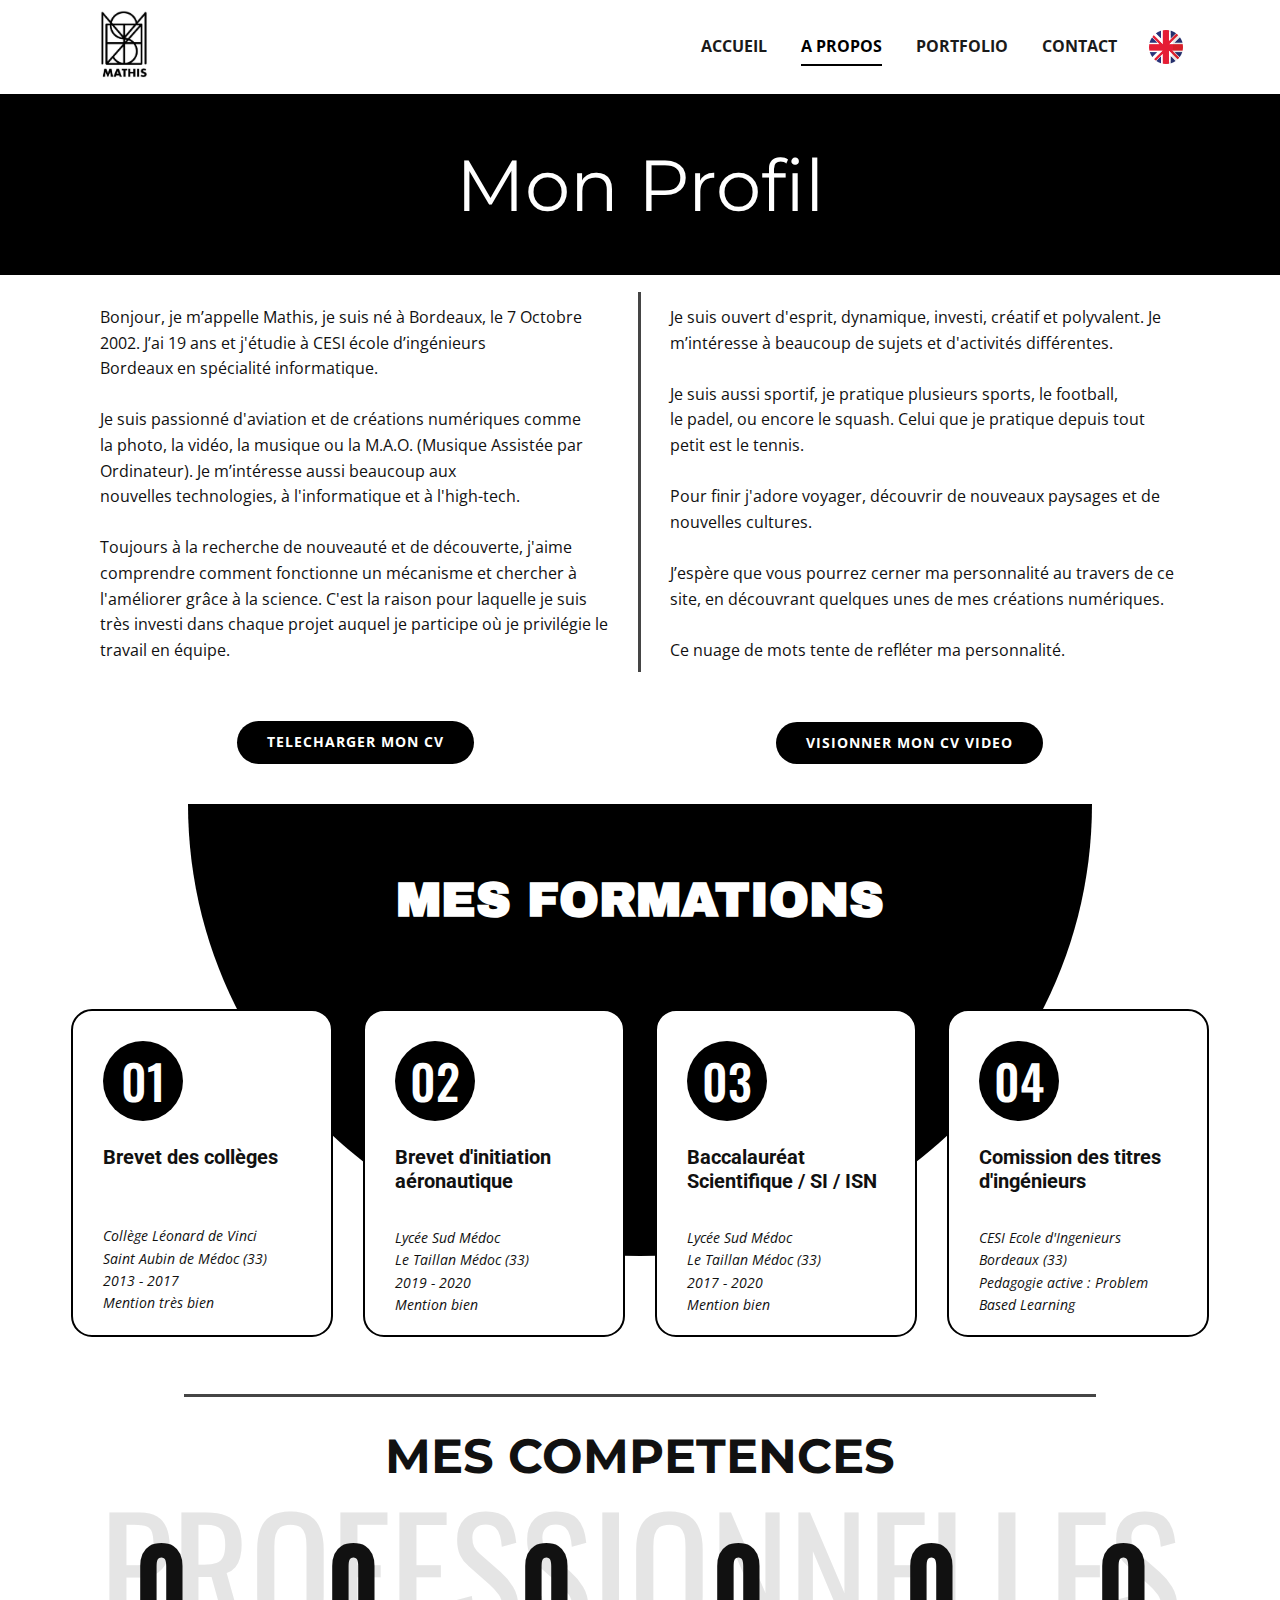
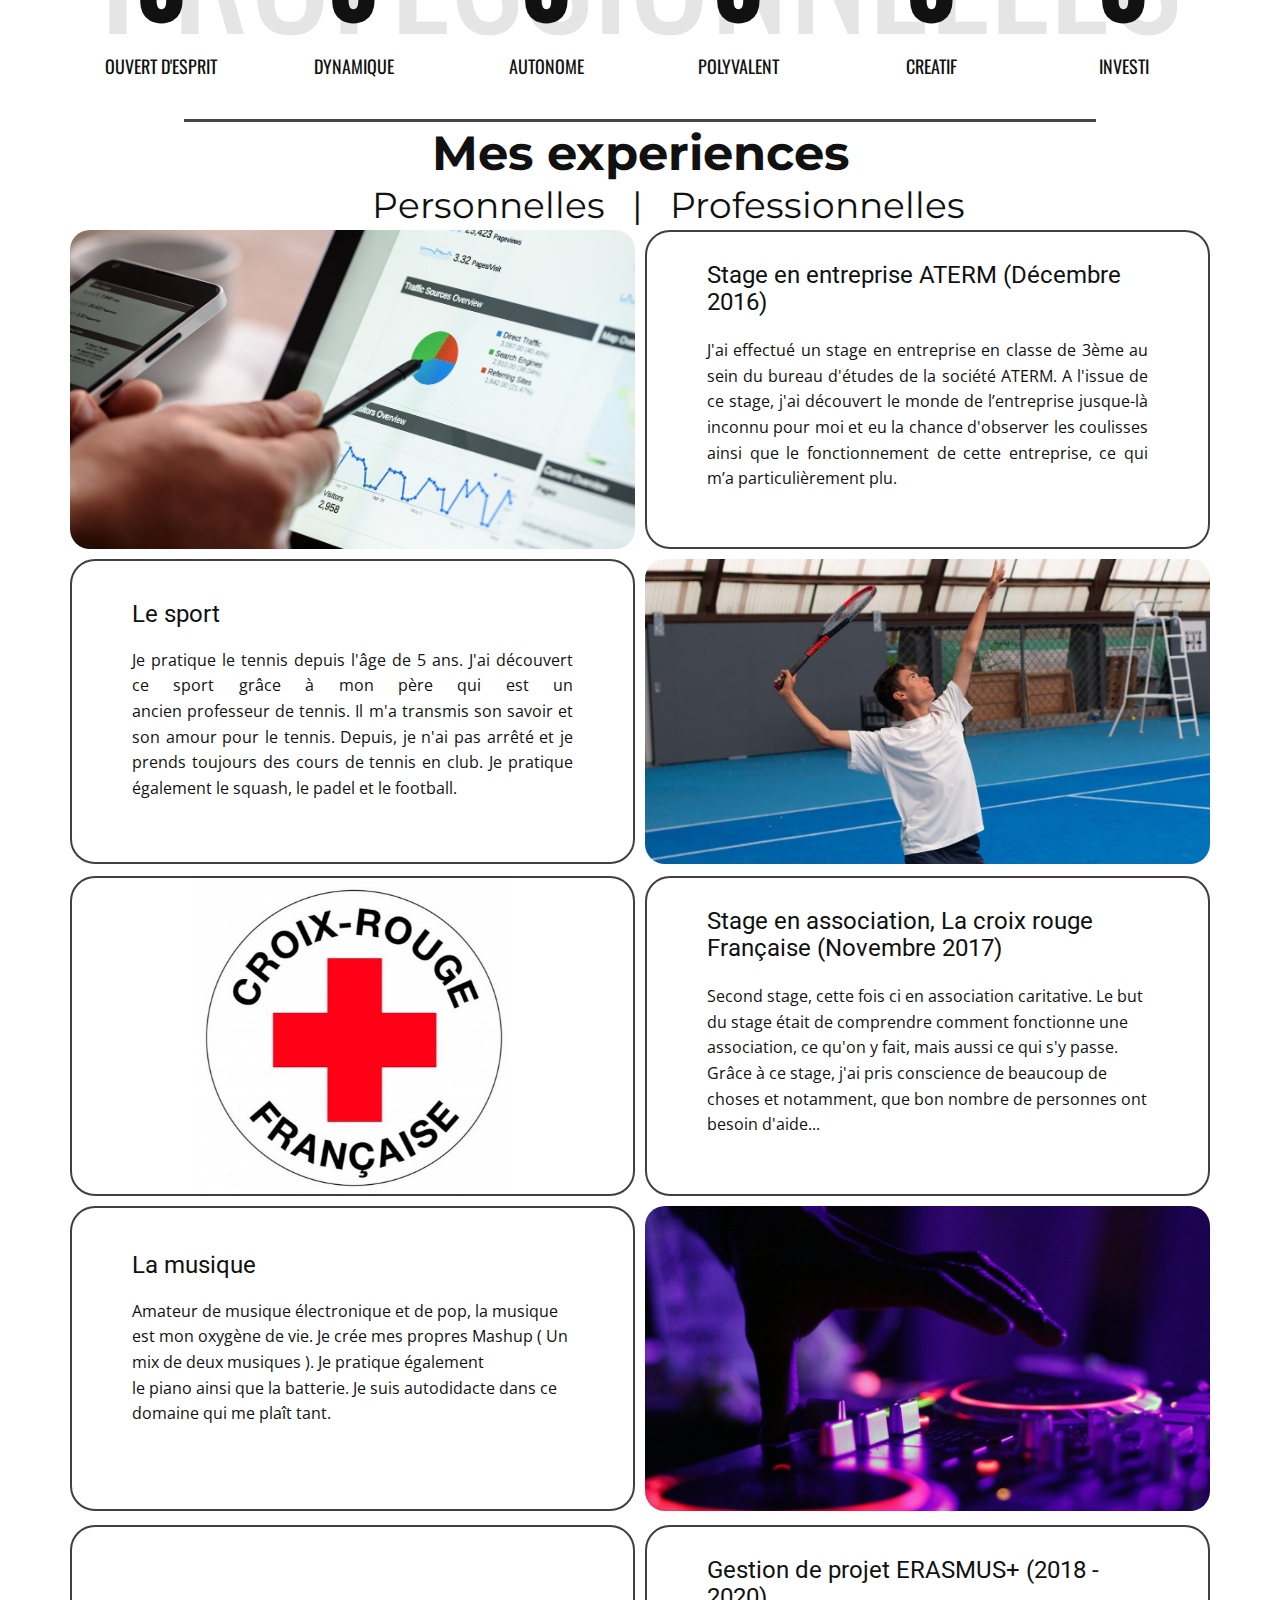
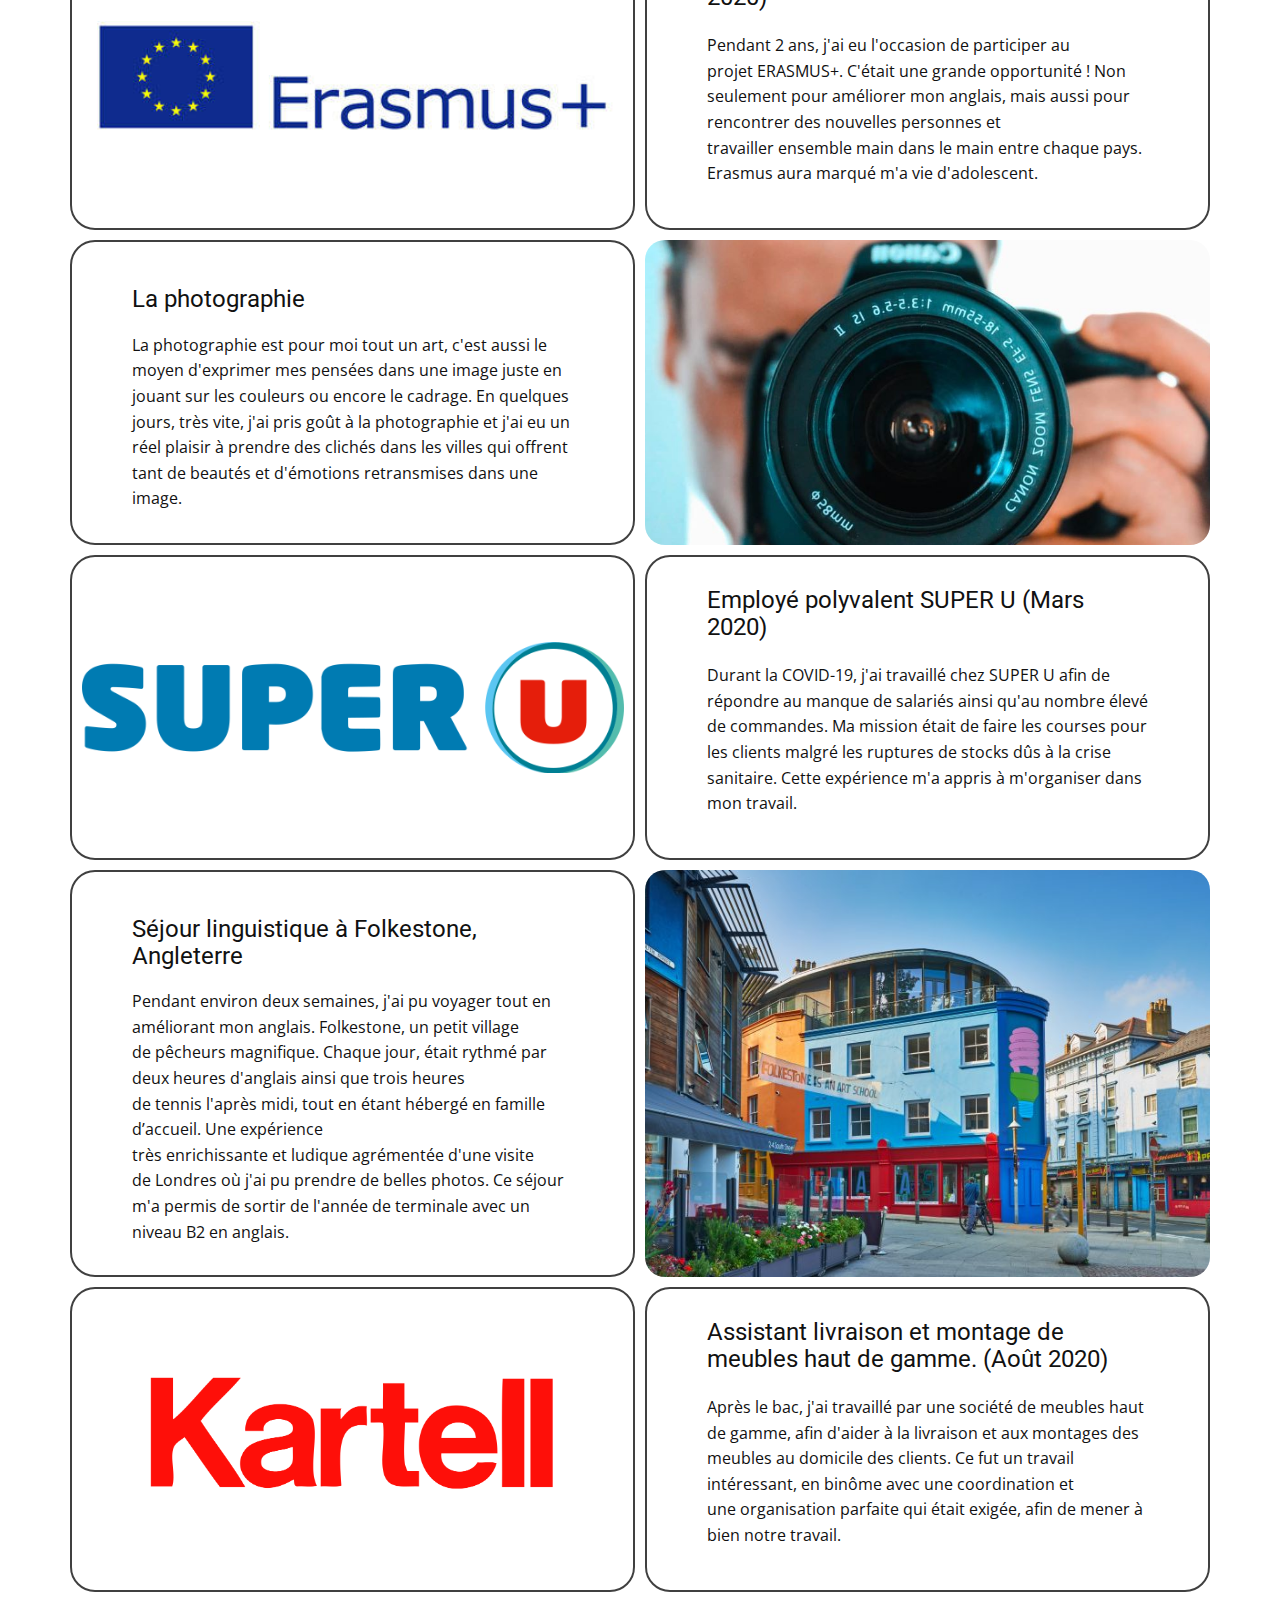
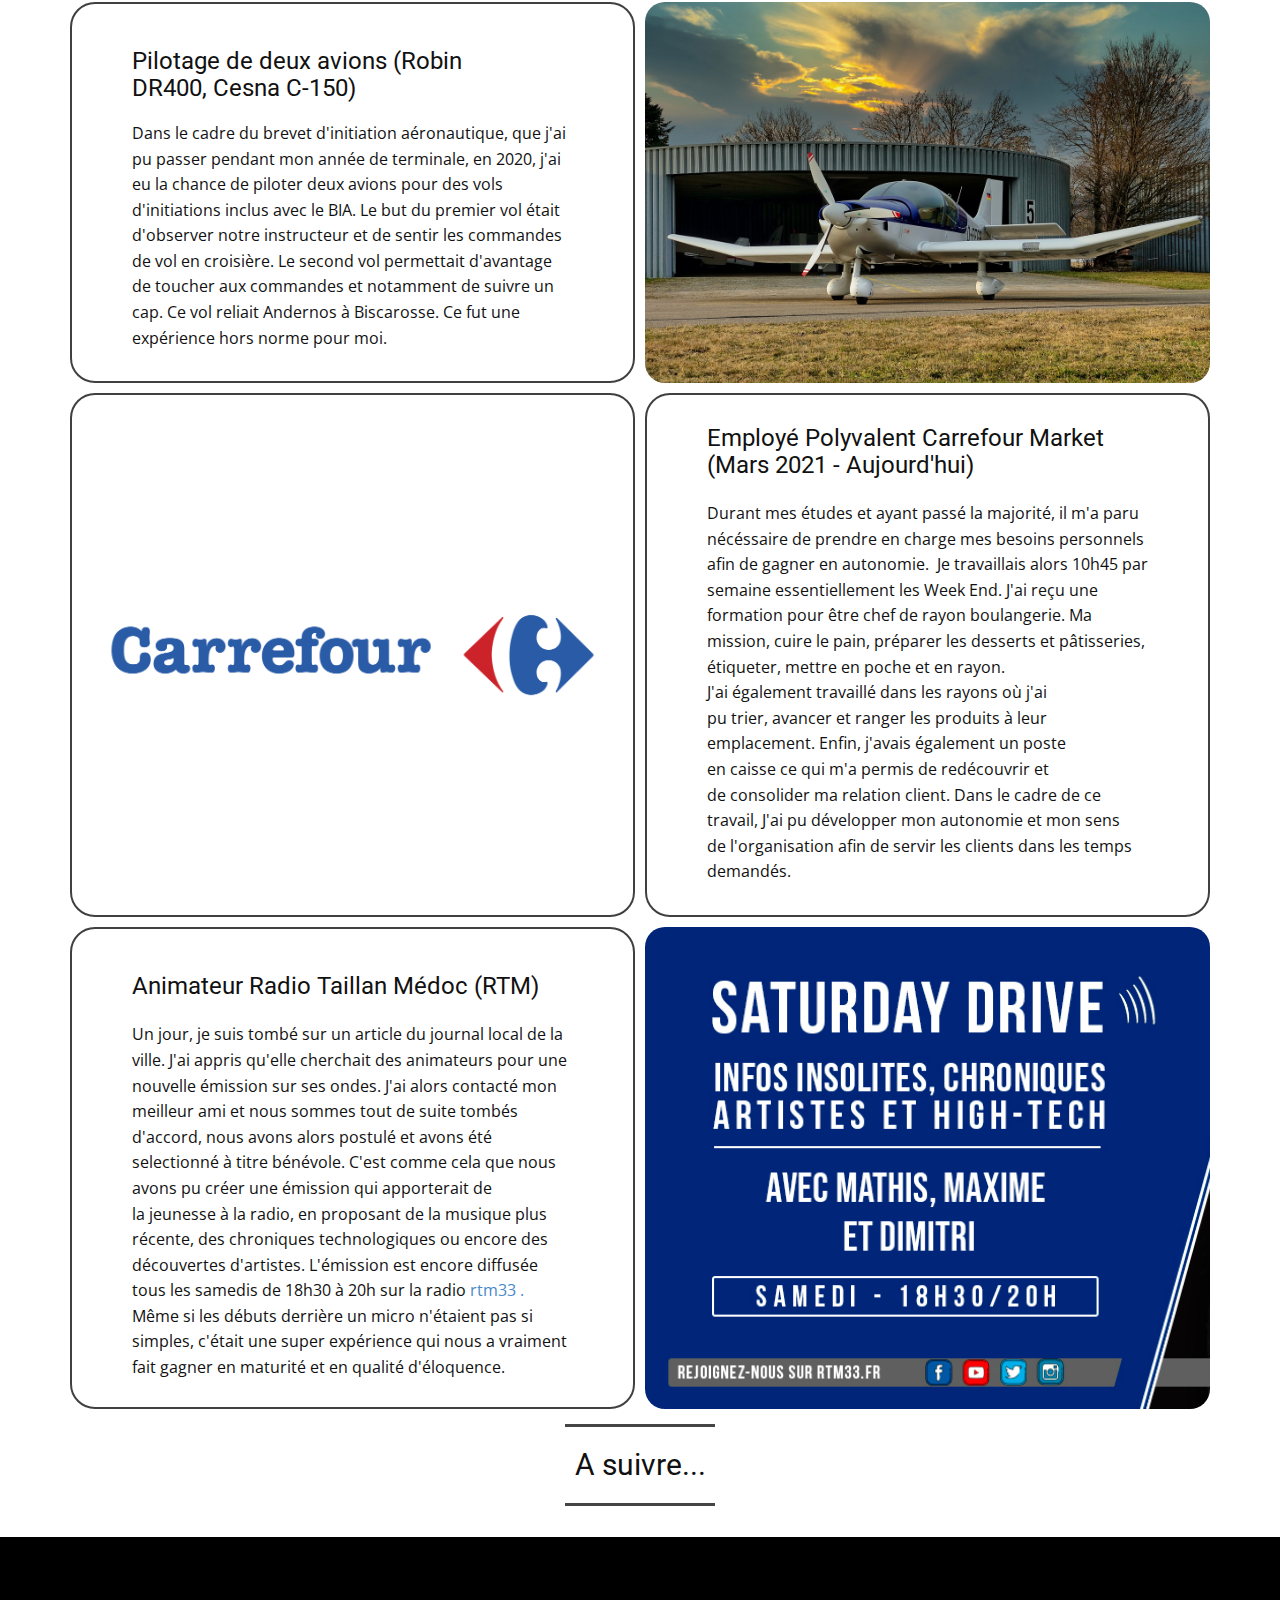
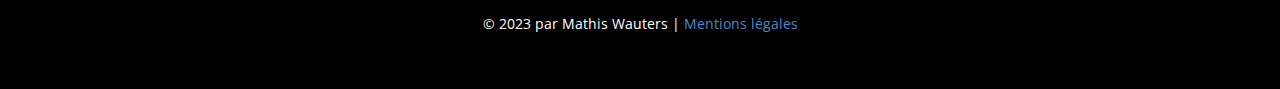
<file: Mathis-WAUTERS---A-Propos.html>
<!DOCTYPE html>
<html style="font-size: 16px;" lang="fr-FR">

<head>
  <meta name="viewport" content="width=device-width, initial-scale=1.0">
  <meta charset="utf-8">
  <meta name="keywords" content="Mes experiences, Exp 1, Exp 2">
  <meta name="description" content="">
  <meta name="robots" content="noindex">
  <meta name="page_type" content="np-template-header-footer-from-plugin">
  <title>Mathis WAUTERS - A Propos</title>
  <link rel="stylesheet" href="style.css" media="screen">
  <link rel="stylesheet" href="Mathis-WAUTERS---A-Propos.css" media="screen">
  <script class="u-script" type="text/javascript" src="jquery.js" defer=""></script>
  <script class="u-script" type="text/javascript" src="script.js" defer=""></script>
  <link rel="icon" href="images/favicon3.JPG">
  <link id="u-theme-google-font" rel="stylesheet"
    href="https://fonts.googleapis.com/css?family=Roboto:100,100i,300,300i,400,400i,500,500i,700,700i,900,900i|Open+Sans:300,300i,400,400i,500,500i,600,600i,700,700i,800,800i">
  <link id="u-page-google-font" rel="stylesheet"
    href="https://fonts.googleapis.com/css?family=Montserrat:100,100i,200,200i,300,300i,400,400i,500,500i,600,600i,700,700i,800,800i,900,900i|Oswald:200,300,400,500,600,700|Montserrat:100,100i,200,200i,300,300i,400,400i,500,500i,600,600i,700,700i,800,800i,900,900i|Archivo+Black:400">












  <script type="application/ld+json">{
		"@context": "http://schema.org",
		"@type": "Organization",
		"name": "Mathis WAUTERS FR",
		"logo": "images/petit1610708095265.jpg"
}</script>
  <meta name="theme-color" content="#478ac9">
  <meta property="og:title" content="Mathis WAUTERS - A Propos">
  <meta property="og:description" content="">
  <meta property="og:type" content="website">
</head>

<body class="u-body u-xl-mode">
  <header
    class="u-border-2 u-border-black u-border-no-left u-border-no-right u-border-no-top u-clearfix u-custom-border u-header u-header"
    id="sec-82a1">
    <div class="u-clearfix u-sheet u-sheet-1">
      <a href="Mathis-WAUTERS---Accueil.html" data-page-id="98618448" class="u-image u-logo u-image-1"
        data-image-width="353" data-image-height="403" title="Mathis WAUTERS - Accueil">
        <img src="images/petit1610708095265.jpg" class="u-logo-image u-logo-image-1">
      </a>
      <nav class="u-menu u-menu-dropdown u-offcanvas u-menu-1" data-position="Menu">
        <div class="menu-collapse"
          style="font-size: 1rem; letter-spacing: 0px; font-weight: 700; text-transform: uppercase;">
          <a class="u-button-style u-custom-active-border-color u-custom-border u-custom-border-color u-custom-borders u-custom-hover-border-color u-custom-left-right-menu-spacing u-custom-padding-bottom u-custom-text-active-color u-custom-text-color u-custom-text-hover-color u-custom-top-bottom-menu-spacing u-nav-link u-text-active-palette-1-base u-text-hover-palette-2-base"
            href="#">
            <svg class="u-svg-link" viewBox="0 0 24 24">
              <use xmlns:xlink="http://www.w3.org/1999/xlink" xlink:href="#menu-hamburger"></use>
            </svg>
            <svg class="u-svg-content" version="1.1" id="menu-hamburger" viewBox="0 0 16 16" x="0px" y="0px"
              xmlns:xlink="http://www.w3.org/1999/xlink" xmlns="http://www.w3.org/2000/svg">
              <g>
                <rect y="1" width="16" height="2"></rect>
                <rect y="7" width="16" height="2"></rect>
                <rect y="13" width="16" height="2"></rect>
              </g>
            </svg>
          </a>
        </div>
        <div class="u-custom-menu u-nav-container">
          <ul class="u-nav u-spacing-30 u-unstyled u-nav-1">
            <li class="u-nav-item"><a
                class="u-border-2 u-border-active-black u-border-hover-black u-border-no-left u-border-no-right u-border-no-top u-button-style u-nav-link u-text-active-black u-text-grey-90 u-text-hover-grey-90"
                href="Mathis-WAUTERS---Accueil.html" style="padding: 10px 0px;">Accueil</a>
            </li>
            <li class="u-nav-item"><a
                class="u-border-2 u-border-active-black u-border-hover-black u-border-no-left u-border-no-right u-border-no-top u-button-style u-nav-link u-text-active-black u-text-grey-90 u-text-hover-grey-90"
                href="Mathis-WAUTERS---A-Propos.html" style="padding: 10px 0px;">A propos</a>
            </li>
            <li class="u-nav-item"><a
                class="u-border-2 u-border-active-black u-border-hover-black u-border-no-left u-border-no-right u-border-no-top u-button-style u-nav-link u-text-active-black u-text-grey-90 u-text-hover-grey-90"
                href="Mathis-WAUTERS---Portfolio.html" style="padding: 10px 0px;">Portfolio</a>
            </li>
            <li class="u-nav-item"><a
                class="u-border-2 u-border-active-black u-border-hover-black u-border-no-left u-border-no-right u-border-no-top u-button-style u-nav-link u-text-active-black u-text-grey-90 u-text-hover-grey-90"
                href="Mathis-WAUTERS---Contact.html" style="padding: 10px 0px;">Contact</a>
            </li>
          </ul>
        </div>
        <div class="u-custom-menu u-nav-container-collapse">
          <div class="u-black u-container-style u-inner-container-layout u-opacity u-opacity-95 u-sidenav">
            <div class="u-inner-container-layout u-sidenav-overflow">
              <div class="u-menu-close"></div>
              <ul class="u-align-center u-nav u-popupmenu-items u-unstyled u-nav-2">
                <li class="u-nav-item"><a class="u-button-style u-nav-link" href="Mathis-WAUTERS---Accueil.html"
                    style="padding: 10px 0px;">Accueil</a>
                </li>
                <li class="u-nav-item"><a class="u-button-style u-nav-link" href="Mathis-WAUTERS---A-Propos.html"
                    style="padding: 10px 0px;">A propos</a>
                </li>
                <li class="u-nav-item"><a class="u-button-style u-nav-link" href="Mathis-WAUTERS---Portfolio.html"
                    style="padding: 10px 0px;">Portfolio</a>
                </li>
                <li class="u-nav-item"><a class="u-button-style u-nav-link" href="Mathis-WAUTERS---Contact.html"
                    style="padding: 10px 0px;">Contact</a>
                </li>
              </ul>
            </div>
          </div>
          <div class="u-black u-menu-overlay u-opacity u-opacity-70"></div>
        </div>
      </nav><span class="u-file-icon u-icon u-icon-1" data-href="http://en.mathiswauters.fr"><img
          src="images/323329.png" alt=""></span>
    </div>
  </header>
  <section class="u-align-center u-clearfix u-section-1" id="carousel_f137">
    <div
      class="u-align-center-lg u-align-center-md u-align-center-sm u-align-center-xs u-black u-container-style u-expanded-width u-group u-shape-rectangle u-group-1">
      <div class="u-container-layout u-valign-middle-lg u-valign-middle-md u-valign-middle-xl u-container-layout-1">
        <h2 class="u-text u-text-1">Mon Profil</h2>
      </div>
    </div>
    <div class="u-clearfix u-layout-wrap u-layout-wrap-1">
      <div class="u-gutter-0 u-layout">
        <div class="u-layout-row">
          <div class="u-align-left u-container-style u-layout-cell u-size-30 u-layout-cell-1">
            <div class="u-container-layout u-container-layout-2">
              <p class="u-text u-text-2"> Bonjour, je m’appelle Mathis, je suis né à Bordeaux, le 7 Octobre 2002.
                J’ai&nbsp;19&nbsp;ans et j'étudie à&nbsp;CESI&nbsp;école d’ingénieurs
                Bordeaux&nbsp;en&nbsp;spécialité&nbsp;informatique. <br>
                <br>Je suis passionné d'aviation&nbsp;et de créations numériques comme la&nbsp;photo, la&nbsp;vidéo,
                la&nbsp;musique&nbsp;ou la&nbsp;M.A.O. (Musique Assistée par Ordinateur). Je m’intéresse aussi beaucoup
                aux nouvelles&nbsp;technologies, à&nbsp;l'informatique&nbsp;et à l'high-tech. <br>
                <br>Toujours à la recherche de&nbsp;nouveauté&nbsp;et de&nbsp;découverte,&nbsp;j'aime comprendre comment
                fonctionne un mécanisme et chercher à l'améliorer&nbsp;grâce à la&nbsp;science. C'est la raison pour
                laquelle je suis très&nbsp;investi&nbsp;dans chaque&nbsp;projet&nbsp;auquel je participe où je
                privilégie le travail en&nbsp;équipe.
              </p>
              <div
                class="u-border-3 u-border-grey-dark-1 u-hidden-md u-hidden-sm u-hidden-xs u-line u-line-vertical u-line-1">
              </div>
            </div>
          </div>
          <div class="u-align-left u-container-style u-layout-cell u-size-30 u-layout-cell-2">
            <div class="u-container-layout u-container-layout-3">
              <p class="u-text u-text-3"> Je suis&nbsp;ouvert
                d'esprit,&nbsp;dynamique,&nbsp;investi,&nbsp;créatif&nbsp;et&nbsp;polyvalent. Je m’intéresse à beaucoup
                de sujets et d'activités différentes. <br>
                <br>Je suis aussi sportif, je pratique plusieurs sports, le&nbsp;football, le&nbsp;padel, ou encore
                le&nbsp;squash. Celui que je pratique depuis tout petit est le&nbsp;tennis. <br>
                <br>Pour finir j'adore&nbsp;voyager, découvrir de nouveaux paysages et de nouvelles cultures. <br>
                <br>J’espère que vous pourrez&nbsp;cerner&nbsp;ma&nbsp;personnalité&nbsp;au travers de ce site,
                en&nbsp;découvrant&nbsp;quelques unes de mes créations numériques.&nbsp;<br>
                <br>Ce nuage de mots tente de refléter ma personnalité.
              </p>
            </div>
          </div>
        </div>
      </div>
    </div>
    <a href="files/MathisWAUTERSCV-2.pdf"
      class="u-black u-border-none u-btn u-btn-round u-button-style u-file-link u-hover-black u-radius-50 u-btn-1">Telecharger
      mon CV</a>
    <a href="files/CVVidoFR-1.mp4"
      class="u-black u-border-none u-btn u-btn-round u-button-style u-file-link u-hover-black u-radius-50 u-btn-2">Visionner
      MON CV Video</a>
    <h2 class="u-hidden-lg u-hidden-sm u-hidden-xl u-hidden-xs u-text u-text-body-alt-color u-text-4">Mon Profil</h2>
  </section>
  <section class="u-align-center u-clearfix u-section-2" id="carousel_fa4b">
    <div class="u-clearfix u-sheet u-valign-top-xs u-sheet-1">
      <div
        class="u-expanded-width-md u-expanded-width-sm u-expanded-width-xs u-shape u-shape-svg u-text-black u-shape-1">
        <svg class="u-svg-link" preserveAspectRatio="none" viewBox="0 0 160 80" style="">
          <use xmlns:xlink="http://www.w3.org/1999/xlink" xlink:href="#svg-0b7f"></use>
        </svg>
        <svg xmlns="http://www.w3.org/2000/svg" xmlns:xlink="http://www.w3.org/1999/xlink" version="1.1"
          xml:space="preserve" class="u-svg-content" viewBox="0 0 160 80" x="0px" y="0px" id="svg-0b7f"
          style="enable-background:new 0 0 160 80;">
          <path d="M160,0H0c0,44.2,35.8,80,80,80S160,44.2,160,0z"></path>
        </svg>
      </div>
      <h1 class="u-custom-font u-text u-text-body-alt-color u-text-1">MES FORMATIONS</h1>
      <div class="u-list u-list-1">
        <div class="u-repeater u-repeater-1">
          <div
            class="u-align-left u-border-2 u-border-black u-container-style u-gradient u-list-item u-radius-21 u-repeater-item u-shape-round u-list-item-1">
            <div class="u-container-layout u-similar-container u-container-layout-1">
              <div class="u-align-center u-black u-container-style u-group u-radius-50 u-shape-round u-group-1">
                <div class="u-container-layout u-container-layout-2">
                  <h2 class="u-custom-font u-font-oswald u-text u-text-body-alt-color u-text-2">01</h2>
                </div>
              </div>
              <h5 class="u-text u-text-3">Brevet des collèges</h5>
              <p class="u-text u-text-4">
                <br>Collège Léonard de Vinci<br>Saint Aubin de Médoc (33)<br>2013 - 2017<br>Mention très bien
              </p>
            </div>
          </div>
          <div
            class="u-align-left u-border-2 u-border-black u-container-style u-gradient u-list-item u-radius-21 u-repeater-item u-shape-round u-list-item-2">
            <div class="u-container-layout u-similar-container u-container-layout-3">
              <div class="u-align-center u-black u-container-style u-group u-radius-50 u-shape-round u-group-2">
                <div class="u-container-layout u-container-layout-4">
                  <h2 class="u-custom-font u-font-oswald u-text u-text-body-alt-color u-text-default u-text-5">02</h2>
                </div>
              </div>
              <h5 class="u-text u-text-6">Brevet d'initiation aéronautique</h5>
              <p class="u-text u-text-7">Lycée Sud Médoc<br>Le Taillan Médoc (33)<br>2019 - 2020<br>Mention bien
              </p>
            </div>
          </div>
          <div
            class="u-align-left u-border-2 u-border-black u-container-style u-gradient u-list-item u-radius-21 u-repeater-item u-shape-round u-list-item-3">
            <div class="u-container-layout u-similar-container u-container-layout-5">
              <div class="u-align-center u-black u-container-style u-group u-radius-50 u-shape-round u-group-3">
                <div class="u-container-layout u-container-layout-6">
                  <h2 class="u-custom-font u-font-oswald u-text u-text-body-alt-color u-text-default u-text-8">03</h2>
                </div>
              </div>
              <h5 class="u-text u-text-9">Baccalauréat Scientifique / SI / ISN</h5>
              <p class="u-text u-text-10">Lycée Sud Médoc<br>Le Taillan Médoc (33)<br>2017 - 2020<br>Mention bien
              </p>
            </div>
          </div>
          <div
            class="u-align-left u-border-2 u-border-black u-container-style u-gradient u-list-item u-radius-21 u-repeater-item u-shape-round u-list-item-4">
            <div class="u-container-layout u-similar-container u-container-layout-7">
              <div class="u-align-center u-black u-container-style u-group u-radius-50 u-shape-round u-group-4">
                <div class="u-container-layout u-container-layout-8">
                  <h2 class="u-custom-font u-font-oswald u-text u-text-body-alt-color u-text-default u-text-11">04</h2>
                </div>
              </div>
              <h5 class="u-text u-text-12">Comission des titres d'ingénieurs</h5>
              <p class="u-text u-text-13">CESI Ecole d'Ingenieurs<br>Bordeaux (33)<br>Pedagogie active : Problem Based
                Learning
              </p>
            </div>
          </div>
        </div>
      </div>
      <div class="u-border-3 u-border-grey-dark-1 u-line u-line-horizontal u-line-1"></div>
    </div>
  </section>
  <section class="u-align-center-lg u-align-center-md u-align-left-sm u-align-left-xs u-clearfix u-section-3"
    id="sec-b27b">
    <div
      class="u-clearfix u-sheet u-valign-bottom-xl u-valign-middle-lg u-valign-middle-md u-valign-middle-sm u-sheet-1">
      <h1 class="u-align-center u-custom-font u-font-montserrat u-text u-text-1">MES COMPETENCES</h1>
      <h2 class="u-align-center u-custom-font u-font-oswald u-text u-text-grey-10 u-text-2">ProfessionnelLEs</h2>
      <div class="u-expanded-width-lg u-expanded-width-md u-expanded-width-sm u-expanded-width-xs u-list u-list-1">
        <div class="u-repeater u-repeater-1">
          <div class="u-align-center u-container-style u-list-item u-repeater-item">
            <div class="u-container-layout u-similar-container u-valign-top u-container-layout-1">
              <h3 class="u-custom-font u-font-oswald u-text u-text-3" data-animation-name="counter"
                data-animation-event="scroll" data-animation-duration="3000">100</h3>
              <h6 class="u-custom-font u-font-oswald u-text u-text-default u-text-4">Ouvert d'esprit</h6>
            </div>
          </div>
          <div class="u-align-center u-container-style u-list-item u-repeater-item">
            <div class="u-container-layout u-similar-container u-valign-top u-container-layout-2">
              <h3 class="u-custom-font u-font-oswald u-text u-text-5" data-animation-name="counter"
                data-animation-event="scroll" data-animation-duration="3000">100</h3>
              <h6 class="u-custom-font u-font-oswald u-text u-text-default u-text-6">Dynamique</h6>
            </div>
          </div>
          <div class="u-align-center u-container-style u-list-item u-repeater-item">
            <div class="u-container-layout u-similar-container u-valign-top u-container-layout-3">
              <h3 class="u-custom-font u-font-oswald u-text u-text-7" data-animation-name="counter"
                data-animation-event="scroll" data-animation-duration="3000">100<br>
              </h3>
              <h6 class="u-custom-font u-font-oswald u-text u-text-default u-text-8">Autonome</h6>
            </div>
          </div>
          <div class="u-align-center u-container-style u-list-item u-repeater-item">
            <div class="u-container-layout u-similar-container u-valign-top u-container-layout-4">
              <h3 class="u-custom-font u-font-oswald u-text u-text-9" data-animation-name="counter"
                data-animation-event="scroll" data-animation-duration="3000">100</h3>
              <h6 class="u-custom-font u-font-oswald u-text u-text-default u-text-10">polyvalent</h6>
            </div>
          </div>
          <div class="u-align-center u-container-style u-list-item u-repeater-item">
            <div class="u-container-layout u-similar-container u-valign-top u-container-layout-5">
              <h3 class="u-custom-font u-font-oswald u-text u-text-11" data-animation-name="counter"
                data-animation-event="scroll" data-animation-duration="3000">100</h3>
              <h6 class="u-custom-font u-font-oswald u-text u-text-default u-text-12">creatif</h6>
            </div>
          </div>
          <div class="u-align-center u-container-style u-list-item u-repeater-item">
            <div class="u-container-layout u-similar-container u-valign-top u-container-layout-6">
              <h3 class="u-custom-font u-font-oswald u-text u-text-13" data-animation-name="counter"
                data-animation-event="scroll" data-animation-duration="3000">100</h3>
              <h6 class="u-custom-font u-font-oswald u-text u-text-default u-text-14">Investi</h6>
            </div>
          </div>
        </div>
      </div>
      <div
        class="u-border-3 u-border-grey-dark-1 u-expanded-width-md u-expanded-width-sm u-expanded-width-xs u-line u-line-horizontal u-line-1">
      </div>
    </div>
  </section>
  <section class="u-clearfix u-section-4" id="sec-b8e4">
    <div class="u-clearfix u-sheet u-sheet-1">
      <h2 class="u-align-left u-custom-font u-font-montserrat u-text u-text-1">Mes experiences<span
          style="font-weight: 400;">
          <br>
        </span>
      </h2>
      <h4 class="u-align-left u-custom-font u-font-montserrat u-hidden-sm u-hidden-xs u-text u-text-2">&nbsp; &nbsp;
        <span style="font-weight: 400; font-size: 2.25rem;">Personnelles&nbsp; &nbsp;|&nbsp;
          &nbsp;Professionnelles</span>
      </h4>
      <div class="u-clearfix u-expanded-width u-gutter-10 u-layout-wrap u-layout-wrap-1">
        <div class="u-layout">
          <div class="u-layout-col">
            <div class="u-size-30">
              <div class="u-layout-row">
                <div
                  class="u-container-style u-image u-image-round u-layout-cell u-left-cell u-radius-25 u-size-30 u-image-1"
                  src="" data-image-width="1280" data-image-height="853">
                  <div class="u-container-layout u-valign-middle u-container-layout-1"></div>
                </div>
                <div
                  class="u-container-style u-layout-cell u-radius-25 u-right-cell u-shape-round u-size-30 u-layout-cell-2">
                  <div
                    class="u-border-2 u-border-grey-75 u-container-layout u-valign-bottom-xs u-valign-top-lg u-valign-top-md u-valign-top-sm u-valign-top-xl u-container-layout-2">
                    <h2 class="u-align-left u-text u-text-3">Stage en entreprise ATERM (Décembre 2016)</h2>
                    <p class="u-align-justify u-text u-text-4">J'ai effectué un stage en entreprise en classe de 3ème au
                      sein du&nbsp;bureau d'études&nbsp;de la société&nbsp;ATERM. A l'issue de ce stage, j'ai découvert
                      le monde de l’entreprise&nbsp;jusque-là inconnu pour moi et eu la chance d'observer les coulisses
                      ainsi que le&nbsp;fonctionnement&nbsp;de cette entreprise, ce qui m’a particulièrement plu.</p>
                  </div>
                </div>
              </div>
            </div>
            <div class="u-size-30">
              <div class="u-layout-row">
                <div
                  class="u-container-style u-layout-cell u-left-cell u-radius-25 u-shape-round u-size-30 u-layout-cell-3">
                  <div class="u-border-2 u-border-grey-75 u-container-layout u-container-layout-3">
                    <h2 class="u-align-left u-text u-text-5">Le sport</h2>
                    <p class="u-align-justify u-text u-text-6">Je pratique le&nbsp;tennis&nbsp;depuis l'âge de&nbsp;5
                      ans. J'ai découvert ce sport grâce à mon&nbsp;père&nbsp;qui est un ancien&nbsp;professeur&nbsp;de
                      tennis. Il m'a transmis son&nbsp;savoir&nbsp;et son amour pour le tennis. Depuis, je n'ai
                      pas&nbsp;arrêté et je prends toujours des cours de tennis en club. Je pratique également le
                      squash, le padel et le football.</p>
                  </div>
                </div>
                <div
                  class="u-container-style u-image u-image-round u-layout-cell u-radius-25 u-right-cell u-size-30 u-image-2"
                  src="" data-image-width="1440" data-image-height="1438">
                  <div class="u-container-layout u-valign-middle u-container-layout-4"></div>
                </div>
              </div>
            </div>
          </div>
        </div>
      </div>
    </div>
  </section>
  <section class="u-clearfix u-section-5" id="sec-1d29">
    <div class="u-clearfix u-sheet u-sheet-1">
      <div class="u-clearfix u-expanded-width u-gutter-10 u-layout-wrap u-layout-wrap-1">
        <div class="u-layout">
          <div class="u-layout-col">
            <div class="u-size-30">
              <div class="u-layout-row">
                <div
                  class="u-container-style u-layout-cell u-left-cell u-radius-25 u-shape-round u-size-30 u-layout-cell-1"
                  src="">
                  <div
                    class="u-border-2 u-border-grey-75 u-container-layout u-valign-middle-lg u-valign-middle-md u-valign-middle-sm u-valign-middle-xs u-container-layout-1">
                    <img class="u-absolute-hcenter-xl u-expanded-height-xl u-image u-image-1"
                      src="images/logo-croix-rouge1.jpg" data-image-width="900" data-image-height="900">
                  </div>
                </div>
                <div
                  class="u-container-style u-layout-cell u-radius-25 u-right-cell u-shape-round u-size-30 u-layout-cell-2">
                  <div class="u-border-2 u-border-grey-75 u-container-layout u-container-layout-2">
                    <h2 class="u-align-left u-text u-text-1">Stage en association, La croix rouge Française (Novembre
                      2017)</h2>
                    <p class="u-align-justify u-text u-text-2">Second stage, cette fois ci
                      en&nbsp;association&nbsp;caritative. Le but du stage était de comprendre comment fonctionne une
                      association, ce qu'on y fait, mais aussi ce qui s'y passe. Grâce à ce stage, j'ai pris conscience
                      de beaucoup de choses et notamment, que bon nombre de personnes ont besoin d'aide...</p>
                  </div>
                </div>
              </div>
            </div>
            <div class="u-size-30">
              <div class="u-layout-row">
                <div
                  class="u-container-style u-layout-cell u-left-cell u-radius-25 u-shape-round u-size-30 u-layout-cell-3">
                  <div class="u-border-2 u-border-grey-75 u-container-layout u-container-layout-3">
                    <h2 class="u-align-left u-text u-text-3">La musique</h2>
                    <p class="u-align-justify u-text u-text-4">Amateur de&nbsp;musique&nbsp;électronique et de pop, la
                      musique est mon oxygène de vie. Je crée mes propres&nbsp;Mashup&nbsp;( Un mix de deux musiques ).
                      Je pratique également le&nbsp;piano&nbsp;ainsi que la&nbsp;batterie. Je
                      suis&nbsp;autodidacte&nbsp;dans ce domaine qui me plaît tant.</p>
                  </div>
                </div>
                <div
                  class="u-container-style u-image u-image-round u-layout-cell u-radius-25 u-right-cell u-size-30 u-image-2"
                  src="" data-image-width="1280" data-image-height="853">
                  <div class="u-container-layout u-valign-middle u-container-layout-4"></div>
                </div>
              </div>
            </div>
          </div>
        </div>
      </div>
    </div>
  </section>
  <section class="u-clearfix u-section-6" id="carousel_d44b">
    <div class="u-clearfix u-sheet u-sheet-1">
      <div class="u-clearfix u-expanded-width u-gutter-10 u-layout-wrap u-layout-wrap-1">
        <div class="u-layout">
          <div class="u-layout-col">
            <div class="u-size-30">
              <div class="u-layout-row">
                <div
                  class="u-container-style u-image u-image-round u-layout-cell u-left-cell u-radius-25 u-size-30 u-image-1"
                  src="" data-image-width="500" data-image-height="500">
                  <div class="u-border-2 u-border-grey-75 u-container-layout u-valign-middle u-container-layout-1">
                  </div>
                </div>
                <div
                  class="u-container-style u-layout-cell u-radius-25 u-right-cell u-shape-round u-size-30 u-layout-cell-2">
                  <div class="u-border-2 u-border-grey-75 u-container-layout u-container-layout-2">
                    <h2 class="u-align-left u-text u-text-1">Gestion de projet ERASMUS+ (2018 - 2020)</h2>
                    <p class="u-align-justify u-text u-text-2">Pendant&nbsp;2 ans, j'ai eu l'occasion de participer au
                      projet&nbsp;ERASMUS+. C'était une grande opportunité ! Non seulement pour améliorer
                      mon&nbsp;anglais, mais aussi pour rencontrer des nouvelles personnes et
                      travailler&nbsp;ensemble&nbsp;main dans le main entre chaque pays. Erasmus aura marqué m'a vie
                      d'adolescent.</p>
                  </div>
                </div>
              </div>
            </div>
            <div class="u-size-30">
              <div class="u-layout-row">
                <div
                  class="u-container-style u-layout-cell u-left-cell u-radius-25 u-shape-round u-size-30 u-layout-cell-3">
                  <div class="u-border-2 u-border-grey-75 u-container-layout u-container-layout-3">
                    <h2 class="u-align-left u-text u-text-3">La photographie</h2>
                    <p class="u-align-justify u-text u-text-4">La&nbsp;photographie&nbsp;est pour moi tout un art, c'est
                      aussi le moyen&nbsp;d'exprimer&nbsp;mes&nbsp;pensées&nbsp;dans une image juste en jouant sur les
                      couleurs ou encore le cadrage. En quelques jours, très vite, j'ai pris goût à la photographie et
                      j'ai eu un réel plaisir à prendre des&nbsp;clichés&nbsp;dans les villes qui offrent tant
                      de&nbsp;beautés et d'émotions&nbsp;retransmises dans une image.</p>
                  </div>
                </div>
                <div
                  class="u-container-style u-image u-image-round u-layout-cell u-radius-25 u-right-cell u-size-30 u-image-2"
                  src="" data-image-width="931" data-image-height="619">
                  <div class="u-container-layout u-valign-middle u-container-layout-4"></div>
                </div>
              </div>
            </div>
          </div>
        </div>
      </div>
    </div>
  </section>
  <section class="u-clearfix u-section-7" id="sec-a8a1">
    <div class="u-clearfix u-sheet u-sheet-1">
      <div class="u-clearfix u-expanded-width u-gutter-10 u-layout-wrap u-layout-wrap-1">
        <div class="u-layout">
          <div class="u-layout-col">
            <div class="u-size-30">
              <div class="u-layout-row">
                <div
                  class="u-container-style u-layout-cell u-left-cell u-radius-25 u-shape-round u-size-30 u-layout-cell-1"
                  src="">
                  <div class="u-border-2 u-border-grey-75 u-container-layout u-valign-middle-xl u-container-layout-1">
                    <img class="u-image u-image-1" src="images/1280px-Super_U_logo_2009.svg.png" data-image-width="1280"
                      data-image-height="310">
                  </div>
                </div>
                <div
                  class="u-container-style u-layout-cell u-radius-25 u-right-cell u-shape-round u-size-30 u-layout-cell-2">
                  <div class="u-border-2 u-border-grey-75 u-container-layout u-container-layout-2">
                    <h2 class="u-align-left u-text u-text-1">Employé polyvalent SUPER U (Mars 2020)</h2>
                    <p class="u-align-justify u-text u-text-2"> Durant la&nbsp;COVID-19, j'ai travaillé chez&nbsp;SUPER
                      U&nbsp;afin de répondre au manque de salariés ainsi qu'au nombre élevé de commandes. Ma mission
                      était de faire les&nbsp;courses&nbsp;pour les clients malgré les ruptures de&nbsp;stocks&nbsp;dûs
                      à la crise sanitaire. Cette expérience m'a appris à m'organiser&nbsp;dans mon travail.</p>
                  </div>
                </div>
              </div>
            </div>
            <div class="u-size-30">
              <div class="u-layout-row">
                <div
                  class="u-container-style u-layout-cell u-left-cell u-radius-25 u-shape-round u-size-30 u-layout-cell-3">
                  <div class="u-border-2 u-border-grey-75 u-container-layout u-container-layout-3">
                    <h2 class="u-align-left u-text u-text-3">Séjour linguistique à Folkestone, Angleterre</h2>
                    <p class="u-align-justify u-text u-text-4">Pendant environ&nbsp;deux semaines, j'ai pu voyager tout
                      en améliorant mon&nbsp;anglais.&nbsp;Folkestone, un petit village
                      de&nbsp;pêcheurs&nbsp;magnifique. Chaque jour, était rythmé par deux heures d'anglais&nbsp;ainsi
                      que trois heures de&nbsp;tennis&nbsp;l'après midi, tout en étant hébergé en&nbsp;famille
                      d’accueil. Une expérience très&nbsp;enrichissante&nbsp;et&nbsp;ludique&nbsp;agrémentée d'une
                      visite de&nbsp;Londres&nbsp;où j'ai pu prendre de belles photos. Ce séjour m'a permis de sortir de
                      l'année de&nbsp;terminale&nbsp;avec un niveau&nbsp;B2&nbsp;en anglais.</p>
                  </div>
                </div>
                <div
                  class="u-container-style u-image u-image-round u-layout-cell u-radius-25 u-right-cell u-size-30 u-image-2"
                  src="" data-image-width="670" data-image-height="447">
                  <div class="u-container-layout u-valign-middle u-container-layout-4"></div>
                </div>
              </div>
            </div>
          </div>
        </div>
      </div>
    </div>
  </section>
  <section class="u-clearfix u-section-8" id="sec-8bb2">
    <div class="u-clearfix u-sheet u-sheet-1">
      <div class="u-clearfix u-expanded-width u-gutter-10 u-layout-wrap u-layout-wrap-1">
        <div class="u-layout">
          <div class="u-layout-col">
            <div class="u-size-30">
              <div class="u-layout-row">
                <div
                  class="u-container-style u-layout-cell u-left-cell u-radius-25 u-shape-round u-size-30 u-layout-cell-1"
                  src="">
                  <div
                    class="u-border-2 u-border-grey-75 u-container-layout u-valign-middle-lg u-valign-middle-md u-container-layout-1">
                    <img class="u-image u-image-1" src="images/Capture2.PNG" data-image-width="1200"
                      data-image-height="474">
                  </div>
                </div>
                <div
                  class="u-container-style u-layout-cell u-radius-25 u-right-cell u-shape-round u-size-30 u-layout-cell-2">
                  <div class="u-border-2 u-border-grey-75 u-container-layout u-container-layout-2">
                    <h2 class="u-align-left u-text u-text-1"> Assistant livraison et montage de meubles haut de gamme.
                      (Août 2020)</h2>
                    <p class="u-align-justify u-text u-text-2">Après le&nbsp;bac, j'ai travaillé par une société
                      de&nbsp;meubles&nbsp;haut de gamme, afin d'aider à la&nbsp;livraison&nbsp;et
                      aux&nbsp;montages&nbsp;des meubles au domicile des clients. Ce fut un travail intéressant, en
                      binôme avec une&nbsp;coordination&nbsp;et une&nbsp;organisation&nbsp;parfaite qui était exigée,
                      afin de mener à bien notre travail.</p>
                  </div>
                </div>
              </div>
            </div>
            <div class="u-size-30">
              <div class="u-layout-row">
                <div
                  class="u-container-style u-layout-cell u-left-cell u-radius-25 u-shape-round u-size-30 u-layout-cell-3">
                  <div class="u-border-2 u-border-grey-75 u-container-layout u-container-layout-3">
                    <h2 class="u-align-left u-text u-text-3">Pilotage de deux avions (Robin DR400,&nbsp;Cesna C-150)
                    </h2>
                    <p class="u-align-justify u-text u-text-4">Dans le cadre du&nbsp;brevet d'initiation aéronautique,
                      que j'ai pu passer pendant mon année de terminale, en 2020, j'ai eu la chance
                      de&nbsp;piloter&nbsp;deux avions pour des vols d'initiations inclus avec le BIA. Le but du premier
                      vol était d'observer notre instructeur et de sentir les commandes de vol en croisière. Le second
                      vol permettait d'avantage de toucher aux commandes et notamment de suivre un cap. Ce vol reliait
                      Andernos à Biscarosse. Ce fut une expérience&nbsp;hors norme&nbsp;pour moi.</p>
                  </div>
                </div>
                <div
                  class="u-container-style u-image u-image-round u-layout-cell u-radius-25 u-right-cell u-size-30 u-image-2"
                  src="" data-image-width="1280" data-image-height="960">
                  <div class="u-container-layout u-valign-middle u-container-layout-4"></div>
                </div>
              </div>
            </div>
          </div>
        </div>
      </div>
    </div>
  </section>
  <section class="u-clearfix u-section-9" id="sec-5c25">
    <div class="u-clearfix u-sheet u-sheet-1">
      <div class="u-clearfix u-expanded-width u-gutter-10 u-layout-wrap u-layout-wrap-1">
        <div class="u-layout">
          <div class="u-layout-col">
            <div class="u-size-30">
              <div class="u-layout-row">
                <div
                  class="u-container-style u-image u-image-round u-layout-cell u-left-cell u-radius-25 u-size-30 u-image-1"
                  src="" data-image-width="2400" data-image-height="2400">
                  <div class="u-border-2 u-border-grey-75 u-container-layout u-valign-middle u-container-layout-1">
                  </div>
                </div>
                <div
                  class="u-container-style u-layout-cell u-radius-25 u-right-cell u-shape-round u-size-30 u-layout-cell-2">
                  <div class="u-border-2 u-border-grey-75 u-container-layout u-container-layout-2">
                    <h2 class="u-align-left u-text u-text-1">Employé Polyvalent Carrefour Market (Mars 2021 -
                      Aujourd'hui)</h2>
                    <p class="u-align-justify u-text u-text-2">Durant mes études et ayant passé la majorité, il m'a paru
                      nécéssaire de prendre en charge mes besoins personnels afin de gagner en autonomie.&nbsp; Je
                      travaillais alors 10h45 par semaine essentiellement les Week End. J'ai reçu une formation pour
                      être&nbsp;chef de rayon&nbsp;boulangerie. Ma mission, cuire le pain, préparer les desserts et
                      pâtisseries, étiqueter, mettre en poche et en rayon.&nbsp;<br>J'ai également travaillé dans les
                      rayons où j'ai pu&nbsp;trier,&nbsp;avancer&nbsp;et&nbsp;ranger&nbsp;les produits à leur
                      emplacement. Enfin, j'avais également un poste en&nbsp;caisse&nbsp;ce qui m'a permis de
                      redécouvrir et de&nbsp;consolider&nbsp;ma&nbsp;relation client. Dans le cadre de ce travail, J'ai
                      pu développer mon&nbsp;autonomie&nbsp;et mon sens de&nbsp;l'organisation&nbsp;afin de servir les
                      clients dans les temps demandés.
                    </p>
                  </div>
                </div>
              </div>
            </div>
            <div class="u-size-30">
              <div class="u-layout-row">
                <div
                  class="u-container-style u-layout-cell u-left-cell u-radius-25 u-shape-round u-size-30 u-layout-cell-3">
                  <div class="u-border-2 u-border-grey-75 u-container-layout u-container-layout-3">
                    <h2 class="u-align-left u-text u-text-3">Animateur Radio Taillan Médoc (RTM)</h2>
                    <p class="u-align-justify u-text u-text-4">Un jour, je suis tombé sur un article du journal local de
                      la ville. J'ai appris qu'elle cherchait des animateurs pour une nouvelle&nbsp;émission&nbsp;sur
                      ses ondes. J'ai alors contacté mon meilleur ami et nous sommes tout de suite tombés d'accord, nous
                      avons alors postulé et avons été selectionné à titre&nbsp;bénévole. C'est comme cela que nous
                      avons pu créer une émission qui apporterait de la&nbsp;jeunesse&nbsp;à la&nbsp;radio, en proposant
                      de la musique plus récente, des chroniques&nbsp;technologiques&nbsp;ou encore des découvertes
                      d'artistes. L'émission est encore diffusée tous les&nbsp;samedis de&nbsp;18h30 à 20h&nbsp;sur la
                      radio&nbsp;<a
                        class="u-active-none u-border-none u-btn u-button-style u-hover-none u-none u-text-palette-1-base u-btn-1"
                        href="http://rtm33.fr">rtm33</a>
                      <a
                        class="u-active-none u-border-none u-btn u-button-style u-hover-none u-none u-text-palette-1-base u-btn-2">.​&nbsp;</a>Même
                      si les débuts derrière un micro n'étaient pas si simples, c'était une super expérience qui nous a
                      vraiment fait gagner en&nbsp;maturité&nbsp;et en&nbsp;qualité&nbsp;d'éloquence.
                    </p>
                  </div>
                </div>
                <div
                  class="u-align-left u-container-style u-image u-image-round u-layout-cell u-radius-25 u-right-cell u-size-30 u-image-2"
                  src="" data-image-width="1140" data-image-height="475">
                  <div class="u-container-layout u-container-layout-4"></div>
                </div>
              </div>
            </div>
          </div>
        </div>
      </div>
    </div>
  </section>
  <section class="u-align-center u-clearfix u-section-10" id="carousel_92dc">
    <div class="u-clearfix u-sheet u-sheet-1">
      <div class="u-border-3 u-border-grey-dark-1 u-line u-line-horizontal u-line-1"></div>
      <h3 class="u-text u-text-1">A suivre...</h3>
      <div class="u-border-3 u-border-grey-dark-1 u-line u-line-horizontal u-line-2"></div>
    </div>
  </section>



  <footer class="u-align-center u-black u-clearfix u-footer u-footer" id="sec-4aad">
    <div class="u-clearfix u-sheet u-valign-middle u-sheet-1">
      <p class="u-small-text u-text u-text-variant u-text-1">
        <br>© 2023 par Mathis Wauters | <a href="Mentions-légales.html" data-page-id="2077626222"
          class="u-active-none u-border-none u-btn u-button-link u-button-style u-hover-none u-none u-text-palette-1-base u-btn-1">Mentions
          légales</a>
      </p>
    </div>
  </footer>
</body>

</html>
</file>
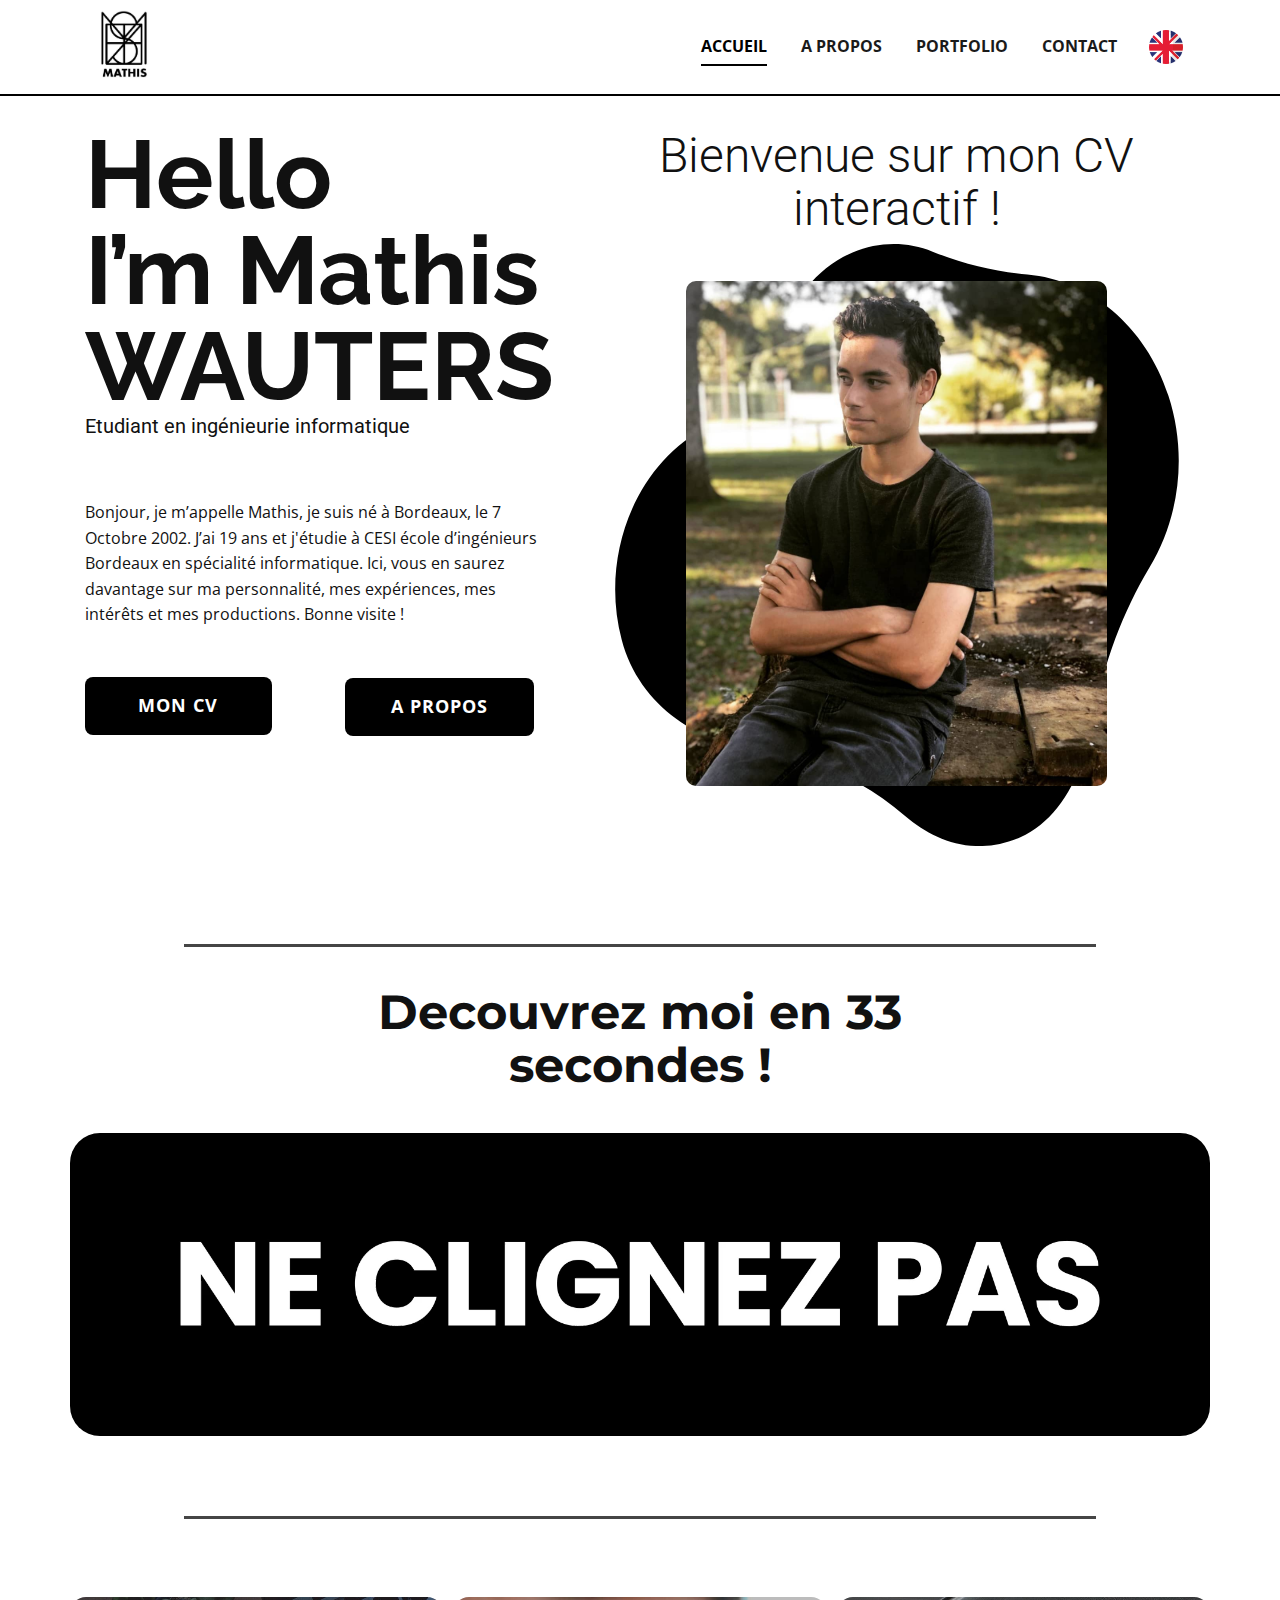
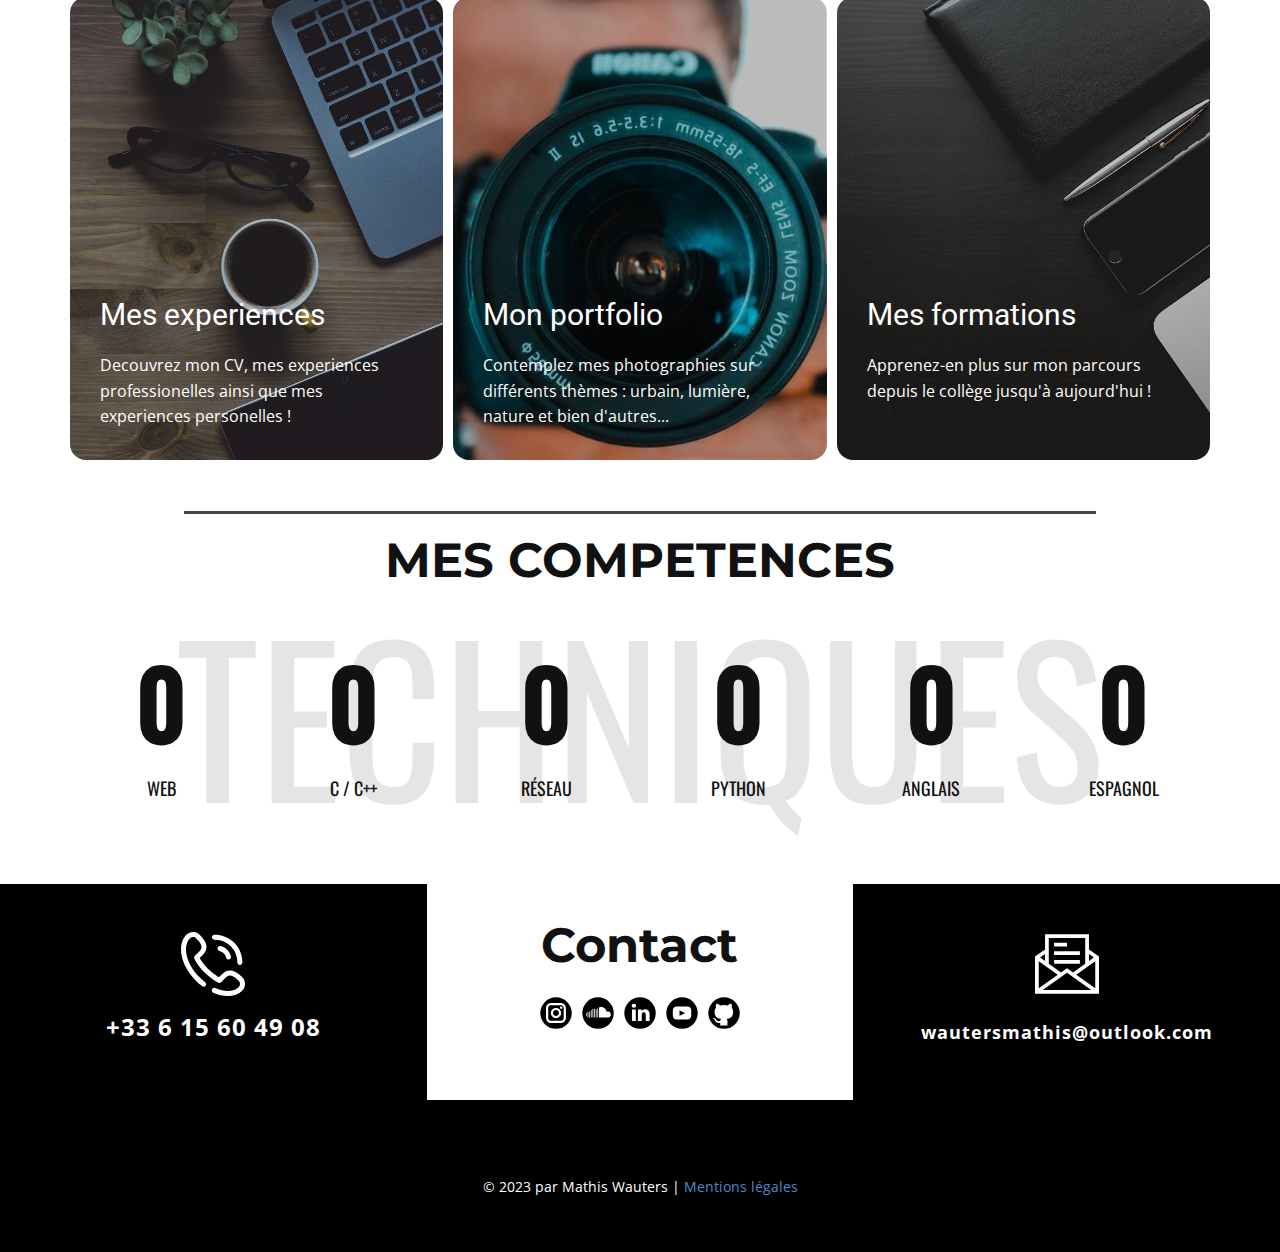
<file: Mathis-WAUTERS---Accueil.html>
<!DOCTYPE html>
<html style="font-size: 16px;" lang="fr-FR">

<head>
  <meta name="viewport" content="width=device-width, initial-scale=1.0">
  <meta charset="utf-8">
  <meta name="keywords" content="Mathis WAUTERS, CV, Portfolio, contact, a propos">
  <meta name="description"
    content="Bienvenue sur mon CV Interactif, Ici, vous en saurez davantage sur ma personnalité, mes expériences, mes intérêts et mes productions.">
  <meta name="page_type" content="np-template-header-footer-from-plugin">
  <meta property="og:title" content="CV Interactif Mathis WAUTERS">
  <meta property="og:description"
    content="Ici, vous en saurez davantage sur ma personnalité, mes expériences, mes intérêts et mes productions.">
  <meta property="og:image" content="https://mathiswauters.fr/images/Logofinal.jpg">
  <meta property="og:url" content="https://mathiswauters.fr">
  <title>Mathis WAUTERS - Accueil</title>
  <link rel="stylesheet" href="style.css" media="screen">
  <link rel="stylesheet" href="Mathis-WAUTERS---Accueil.css" media="screen">
  <script class="u-script" type="text/javascript" src="jquery.js" defer=""></script>
  <script class="u-script" type="text/javascript" src="script.js" defer=""></script>
  <link rel="icon" href="images/favicon3.JPG">
  <link id="u-theme-google-font" rel="stylesheet"
    href="https://fonts.googleapis.com/css?family=Roboto:100,100i,300,300i,400,400i,500,500i,700,700i,900,900i|Open+Sans:300,300i,400,400i,500,500i,600,600i,700,700i,800,800i">
  <link id="u-page-google-font" rel="stylesheet"
    href="https://fonts.googleapis.com/css?family=Raleway:100,100i,200,200i,300,300i,400,400i,500,500i,600,600i,700,700i,800,800i,900,900i|Roboto:100,100i,300,300i,400,400i,500,500i,700,700i,900,900i|Montserrat:100,100i,200,200i,300,300i,400,400i,500,500i,600,600i,700,700i,800,800i,900,900i|Oswald:200,300,400,500,600,700">







  <script type="application/ld+json">{
		"@context": "http://schema.org",
		"@type": "Organization",
		"name": "Mathis WAUTERS FR",
		"logo": "images/petit1610708095265.jpg"
}</script>
  <meta name="theme-color" content="#478ac9">
  <meta property="og:type" content="website">
</head>

<body class="u-body u-stick-footer u-xl-mode">
  <header
    class="u-border-2 u-border-black u-border-no-left u-border-no-right u-border-no-top u-clearfix u-custom-border u-header u-header"
    id="sec-82a1">
    <div class="u-clearfix u-sheet u-sheet-1">
      <a href="Mathis-WAUTERS---Accueil.html" data-page-id="98618448" class="u-image u-logo u-image-1"
        data-image-width="353" data-image-height="403" title="Mathis WAUTERS - Accueil">
        <img src="images/petit1610708095265.jpg" class="u-logo-image u-logo-image-1">
      </a>
      <nav class="u-menu u-menu-dropdown u-offcanvas u-menu-1" data-position="Menu">
        <div class="menu-collapse"
          style="font-size: 1rem; letter-spacing: 0px; font-weight: 700; text-transform: uppercase;">
          <a class="u-button-style u-custom-active-border-color u-custom-border u-custom-border-color u-custom-borders u-custom-hover-border-color u-custom-left-right-menu-spacing u-custom-padding-bottom u-custom-text-active-color u-custom-text-color u-custom-text-hover-color u-custom-top-bottom-menu-spacing u-nav-link u-text-active-palette-1-base u-text-hover-palette-2-base"
            href="#">
            <svg class="u-svg-link" viewBox="0 0 24 24">
              <use xmlns:xlink="http://www.w3.org/1999/xlink" xlink:href="#menu-hamburger"></use>
            </svg>
            <svg class="u-svg-content" version="1.1" id="menu-hamburger" viewBox="0 0 16 16" x="0px" y="0px"
              xmlns:xlink="http://www.w3.org/1999/xlink" xmlns="http://www.w3.org/2000/svg">
              <g>
                <rect y="1" width="16" height="2"></rect>
                <rect y="7" width="16" height="2"></rect>
                <rect y="13" width="16" height="2"></rect>
              </g>
            </svg>
          </a>
        </div>
        <div class="u-custom-menu u-nav-container">
          <ul class="u-nav u-spacing-30 u-unstyled u-nav-1">
            <li class="u-nav-item"><a
                class="u-border-2 u-border-active-black u-border-hover-black u-border-no-left u-border-no-right u-border-no-top u-button-style u-nav-link u-text-active-black u-text-grey-90 u-text-hover-grey-90"
                href="Mathis-WAUTERS---Accueil.html" style="padding: 10px 0px;">Accueil</a>
            </li>
            <li class="u-nav-item"><a
                class="u-border-2 u-border-active-black u-border-hover-black u-border-no-left u-border-no-right u-border-no-top u-button-style u-nav-link u-text-active-black u-text-grey-90 u-text-hover-grey-90"
                href="Mathis-WAUTERS---A-Propos.html" style="padding: 10px 0px;">A propos</a>
            </li>
            <li class="u-nav-item"><a
                class="u-border-2 u-border-active-black u-border-hover-black u-border-no-left u-border-no-right u-border-no-top u-button-style u-nav-link u-text-active-black u-text-grey-90 u-text-hover-grey-90"
                href="Mathis-WAUTERS---Portfolio.html" style="padding: 10px 0px;">Portfolio</a>
            </li>
            <li class="u-nav-item"><a
                class="u-border-2 u-border-active-black u-border-hover-black u-border-no-left u-border-no-right u-border-no-top u-button-style u-nav-link u-text-active-black u-text-grey-90 u-text-hover-grey-90"
                href="Mathis-WAUTERS---Contact.html" style="padding: 10px 0px;">Contact</a>
            </li>
          </ul>
        </div>
        <div class="u-custom-menu u-nav-container-collapse">
          <div class="u-black u-container-style u-inner-container-layout u-opacity u-opacity-95 u-sidenav">
            <div class="u-inner-container-layout u-sidenav-overflow">
              <div class="u-menu-close"></div>
              <ul class="u-align-center u-nav u-popupmenu-items u-unstyled u-nav-2">
                <li class="u-nav-item"><a class="u-button-style u-nav-link" href="Mathis-WAUTERS---Accueil.html"
                    style="padding: 10px 0px;">Accueil</a>
                </li>
                <li class="u-nav-item"><a class="u-button-style u-nav-link" href="Mathis-WAUTERS---A-Propos.html"
                    style="padding: 10px 0px;">A propos</a>
                </li>
                <li class="u-nav-item"><a class="u-button-style u-nav-link" href="Mathis-WAUTERS---Portfolio.html"
                    style="padding: 10px 0px;">Portfolio</a>
                </li>
                <li class="u-nav-item"><a class="u-button-style u-nav-link" href="Mathis-WAUTERS---Contact.html"
                    style="padding: 10px 0px;">Contact</a>
                </li>
              </ul>
            </div>
          </div>
          <div class="u-black u-menu-overlay u-opacity u-opacity-70"></div>
        </div>
      </nav><span class="u-file-icon u-icon u-icon-1" data-href="http://en.mathiswauters.fr"><img
          src="images/323329.png" alt=""></span>
    </div>
  </header>
  <section class="u-clearfix u-section-1" id="carousel_fb55">
    <div
      class="u-clearfix u-sheet u-valign-middle-lg u-valign-middle-md u-valign-middle-sm u-valign-middle-xl u-sheet-1">
      <div class="u-clearfix u-expanded-width u-gutter-0 u-layout-wrap u-layout-wrap-1">
        <div class="u-layout">
          <div class="u-layout-row">
            <div
              class="u-container-style u-layout-cell u-right-cell u-shape-rectangle u-size-27-xl u-size-30-lg u-size-30-md u-size-30-sm u-size-30-xs u-white u-layout-cell-1">
              <div class="u-container-layout u-container-layout-1">
                <h2 class="u-align-left u-custom-font u-font-raleway u-text u-text-1">Hello <br>I’m Mathis WAUTERS
                </h2>
                <h5 class="u-align-center u-text u-text-2">Etudiant en ingénieurie informatique</h5>
                <p class="u-text u-text-3">Bonjour, je m’appelle Mathis, je suis né à Bordeaux, le 7 Octobre 2002.
                  J’ai&nbsp;19&nbsp;ans et j'étudie à&nbsp;CESI&nbsp;école d’ingénieurs
                  Bordeaux&nbsp;en&nbsp;spécialité&nbsp;informatique. Ici, vous en saurez davantage sur ma personnalité,
                  mes expériences, mes intérêts et mes productions. Bonne visite !</p>
                <a href="files/MathisWAUTERSCV-2.pdf"
                  class="u-active-grey-25 u-align-center u-black u-border-none u-btn u-btn-round u-button-style u-file-link u-hidden-xs u-hover-grey-25 u-radius-8 u-text-active-black u-text-body-alt-color u-text-hover-white u-btn-1">MON
                  CV</a>
                <a href="Mathis-WAUTERS---A-Propos.html" data-page-id="10380324"
                  class="u-active-grey-25 u-align-center u-black u-border-none u-btn u-btn-round u-button-style u-hidden-xs u-hover-grey-25 u-radius-8 u-text-active-black u-text-body-alt-color u-text-hover-white u-btn-2">A
                  propos</a>
              </div>
            </div>
            <div
              class="u-align-center u-container-style u-layout-cell u-left-cell u-size-30-lg u-size-30-md u-size-30-sm u-size-30-xs u-size-33-xl u-layout-cell-2">
              <div class="u-container-layout u-container-layout-2">
                <h1 class="u-hidden-sm u-hidden-xs u-text u-text-4">Bienvenue sur mon CV interactif !</h1>
                <div class="u-expanded-width-lg u-expanded-width-md u-shape u-shape-svg u-text-black u-shape-1">
                  <svg class="u-svg-link" preserveAspectRatio="none" viewBox="0 0 160 150" style="">
                    <use xmlns:xlink="http://www.w3.org/1999/xlink" xlink:href="#svg-dd3d"></use>
                  </svg>
                  <svg xmlns="http://www.w3.org/2000/svg" xmlns:xlink="http://www.w3.org/1999/xlink" version="1.1"
                    xml:space="preserve" class="u-svg-content" viewBox="0 0 160 150" x="0px" y="0px" id="svg-dd3d">
                    <path d="M43.2,126.9c14.2,1.3,27.6,7,39.1,15.6c8.3,6.1,19.4,10.3,32.7,5.3c11.7-4.4,18.6-17.4,21-30.2c2.6-13.3,8.1-25.9,15.7-37.1
	c8.3-12.1,10.8-27.9,5.3-42.7C150.5,20.3,134.6,9,117,7.6C107.9,6.9,98.8,5,90.1,1.9C83-0.6,75-0.7,67.4,2.1
	c-9.9,3.7-17,11.6-20.1,21c-3.3,10.1-10.9,18-20.6,22.2c-0.1,0-0.1,0.1-0.2,0.1c-20.3,8.9-31,32-24.6,53.2
	C6.9,115.6,25.2,125.2,43.2,126.9z"></path>
                  </svg>
                </div>
                <img class="u-image u-image-round u-radius-10 u-image-1" src="images/Capture.PNG" alt=""
                  data-image-width="738" data-image-height="886">
              </div>
            </div>
          </div>
        </div>
      </div>
      <div
        class="u-border-3 u-border-grey-dark-1 u-expanded-width-md u-expanded-width-sm u-expanded-width-xs u-line u-line-horizontal u-line-1">
      </div>
    </div>
  </section>
  <section class="u-align-center u-clearfix u-white u-section-2" id="carousel_24c5">
    <div
      class="u-clearfix u-sheet u-valign-middle-lg u-valign-middle-md u-valign-middle-sm u-valign-middle-xs u-sheet-1">
      <h2 class="u-custom-font u-font-montserrat u-text u-text-1">Decouvrez moi en 33 secondes !</h2>
      <div class="u-expanded-width-xl u-list u-list-1">
        <div class="u-repeater u-repeater-1">
          <div
            class="u-container-style u-custom-item u-file-link u-list-item u-radius-30 u-repeater-item u-shape-round u-uploaded-video u-video u-video-contain-lg u-video-contain-md u-video-contain-sm u-video-contain-xs u-video-cover-xl u-video-1"
            data-href="files/CVVidoFR-1.mp4">
            <div class="u-background-video u-expanded" style="">
              <div class="embed-responsive">
                <video class="embed-responsive-item" data-autoplay="1" loop="" muted="" autoplay="autoplay"
                  playsinline="">
                  <source src="files/CVVidoFR-1.mp4" type="video/mp4">
                  <p>Your browser does not support HTML5 video.</p>
                </video>
              </div>
            </div>
            <div class="u-container-layout u-similar-container u-container-layout-1"></div>
          </div>
        </div>
      </div>
      <div
        class="u-border-3 u-border-grey-dark-1 u-expanded-width-md u-expanded-width-sm u-expanded-width-xs u-line u-line-horizontal u-line-1">
      </div>
    </div>
  </section>
  <section class="u-clearfix u-section-3" id="sec-1824">
    <div class="u-clearfix u-sheet u-sheet-1">
      <div class="u-expanded-width u-list u-list-1">
        <div class="u-repeater u-repeater-1">
          <div
            class="u-container-style u-image u-image-round u-list-item u-radius-16 u-repeater-item u-shading u-image-1"
            data-image-width="150" data-image-height="99" data-href="Mathis-WAUTERS---A-Propos.html#sec-b8e4"
            data-page-id="10380324">
            <div class="u-container-layout u-similar-container u-valign-top u-container-layout-1">
              <h3 class="u-text u-text-default u-text-1">Mes experiences</h3>
              <p class="u-text u-text-default u-text-2">Decouvrez mon CV, mes experiences professionelles ainsi que mes
                experiences personelles !</p>
            </div>
          </div>
          <div
            class="u-container-style u-image u-image-round u-list-item u-radius-16 u-repeater-item u-shading u-image-2"
            data-image-width="931" data-image-height="619" data-href="30402758">
            <div class="u-container-layout u-similar-container u-valign-top u-container-layout-2">
              <h3 class="u-text u-text-default u-text-3">Mon portfolio</h3>
              <p class="u-text u-text-default u-text-4">Contemplez mes photographies sur différents thèmes : urbain,
                lumière, nature et bien d'autres...</p>
            </div>
          </div>
          <div
            class="u-container-style u-image u-image-round u-list-item u-radius-16 u-repeater-item u-shading u-image-3"
            data-image-width="1280" data-image-height="853" data-href="Mathis-WAUTERS---A-Propos.html#carousel_fa4b"
            data-page-id="10380324">
            <div class="u-container-layout u-similar-container u-valign-top u-container-layout-3">
              <h3 class="u-text u-text-default u-text-5">Mes formations</h3>
              <p class="u-text u-text-default u-text-6">Apprenez-en plus sur mon parcours depuis le collège jusqu'à
                aujourd'hui !</p>
            </div>
          </div>
        </div>
      </div>
      <div class="u-border-3 u-border-grey-dark-1 u-line u-line-horizontal u-line-1"></div>
      <h1 class="u-align-center u-custom-font u-font-montserrat u-text u-text-7">MES COMPETENCES</h1>
    </div>
  </section>
  <section class="u-align-center-lg u-align-center-md u-align-left-sm u-align-left-xs u-clearfix u-section-4"
    id="carousel_b328">
    <div class="u-clearfix u-sheet u-valign-middle-md u-valign-middle-sm u-valign-middle-xs u-sheet-1">
      <h2 class="u-align-center u-custom-font u-font-oswald u-text u-text-grey-10 u-text-1">Techniques</h2>
      <div class="u-expanded-width-lg u-expanded-width-md u-expanded-width-sm u-expanded-width-xs u-list u-list-1">
        <div class="u-repeater u-repeater-1">
          <div
            class="u-align-center-xl u-align-left-lg u-align-left-md u-align-left-sm u-align-left-xs u-container-style u-list-item u-repeater-item">
            <div class="u-container-layout u-similar-container u-valign-top-lg u-container-layout-1">
              <h3 class="u-custom-font u-font-oswald u-text u-text-2" data-animation-name="counter"
                data-animation-event="scroll" data-animation-duration="3000">70</h3>
              <h6 class="u-custom-font u-font-oswald u-text u-text-default u-text-3">WEB</h6>
            </div>
          </div>
          <div
            class="u-align-center-xl u-align-left-lg u-align-left-md u-align-left-sm u-align-left-xs u-container-style u-list-item u-repeater-item">
            <div class="u-container-layout u-similar-container u-valign-top-lg u-container-layout-2">
              <h3 class="u-custom-font u-font-oswald u-text u-text-4" data-animation-name="counter"
                data-animation-event="scroll" data-animation-duration="3000">40</h3>
              <h6 class="u-custom-font u-font-oswald u-text u-text-default u-text-5">C / C++</h6>
            </div>
          </div>
          <div
            class="u-align-center-xl u-align-left-lg u-align-left-md u-align-left-sm u-align-left-xs u-container-style u-list-item u-repeater-item">
            <div class="u-container-layout u-similar-container u-valign-top-lg u-container-layout-3">
              <h3 class="u-custom-font u-font-oswald u-text u-text-6" data-animation-name="counter"
                data-animation-event="scroll" data-animation-duration="3000">50<br>
              </h3>
              <h6 class="u-custom-font u-font-oswald u-text u-text-default u-text-7">Réseau</h6>
            </div>
          </div>
          <div
            class="u-align-center-xl u-align-left-lg u-align-left-md u-align-left-sm u-align-left-xs u-container-style u-list-item u-repeater-item">
            <div class="u-container-layout u-similar-container u-valign-top-lg u-container-layout-4">
              <h3 class="u-custom-font u-font-oswald u-text u-text-8" data-animation-name="counter"
                data-animation-event="scroll" data-animation-duration="3000">70</h3>
              <h6 class="u-custom-font u-font-oswald u-text u-text-default u-text-9">Python</h6>
            </div>
          </div>
          <div
            class="u-align-center-xl u-align-left-lg u-align-left-md u-align-left-sm u-align-left-xs u-container-style u-list-item u-repeater-item">
            <div class="u-container-layout u-similar-container u-valign-top-lg u-container-layout-5">
              <h3 class="u-custom-font u-font-oswald u-text u-text-10" data-animation-name="counter"
                data-animation-event="scroll" data-animation-duration="3000">80</h3>
              <h6 class="u-custom-font u-font-oswald u-text u-text-default u-text-11">ANGLAIS</h6>
            </div>
          </div>
          <div
            class="u-align-center-xl u-align-left-lg u-align-left-md u-align-left-sm u-align-left-xs u-container-style u-list-item u-repeater-item">
            <div class="u-container-layout u-similar-container u-valign-top-lg u-container-layout-6">
              <h3 class="u-custom-font u-font-oswald u-text u-text-12" data-animation-name="counter"
                data-animation-event="scroll" data-animation-duration="3000">50</h3>
              <h6 class="u-custom-font u-font-oswald u-text u-text-default u-text-13">Espagnol</h6>
            </div>
          </div>
        </div>
      </div>
    </div>
  </section>
  <section class="u-align-center u-clearfix u-valign-middle u-section-5" id="carousel_7e4b">
    <div class="u-clearfix u-expanded-width u-layout-wrap u-layout-wrap-1">
      <div class="u-layout">
        <div class="u-layout-col">
          <div class="u-size-60">
            <div class="u-layout-row">
              <div
                class="u-align-center u-black u-container-style u-layout-cell u-left-cell u-size-20-lg u-size-20-xl u-size-22-md u-size-22-sm u-size-22-xs u-layout-cell-1">
                <div
                  class="u-container-layout u-valign-top-lg u-valign-top-md u-valign-top-sm u-valign-top-xs u-container-layout-1">
                  <span class="u-icon u-icon-circle u-text-white u-icon-1"><svg class="u-svg-link"
                      preserveAspectRatio="xMidYMin slice" viewBox="0 0 511.999 511.999" style="">
                      <use xmlns:xlink="http://www.w3.org/1999/xlink" xlink:href="#svg-fbf5"></use>
                    </svg><svg class="u-svg-content" viewBox="0 0 511.999 511.999" x="0px" y="0px" id="svg-fbf5"
                      style="enable-background:new 0 0 511.999 511.999;">
                      <g>
                        <g>
                          <g>
                            <path
                              d="M267.998,61.092c0.337,0,0.665-0.002,1-0.002c48.74,0,94.412,18.844,128.686,53.118     c34.557,34.557,53.459,80.618,53.225,129.697c-0.052,11.045,8.859,20.042,19.905,20.095c0.033,0,0.064,0,0.097,0     c10.999,0,19.944-8.892,19.997-19.905c0.285-59.837-22.778-116.009-64.94-158.172C384.134,44.088,328.43,21.09,269.004,21.09     c-0.365,0-0.733,0.001-1.099,0.002c-11.046,0.053-19.957,9.05-19.905,20.095C248.053,52.2,256.997,61.092,267.998,61.092z">
                            </path>
                            <path
                              d="M511.949,412.553c-0.714-19.805-8.964-38.287-23.229-52.042c-27.931-26.933-51.332-42.481-73.646-48.929     c-30.75-8.887-59.226-0.805-84.641,24.016c-0.038,0.037-0.077,0.075-0.115,0.113l-27.066,26.865     c-16.811-9.444-49.491-30.227-85.234-65.971l-2.632-2.63c-35.508-35.507-56.423-68.373-65.939-85.253l26.839-27.041     c0.038-0.038,0.075-0.076,0.113-0.115c24.821-25.414,32.902-53.892,24.016-84.64c-6.448-22.313-21.995-45.715-48.929-73.646     C137.731,9.015,119.249,0.765,99.446,0.051C79.647-0.662,60.614,6.232,45.865,19.472l-0.574,0.516     c-0.267,0.239-0.527,0.486-0.78,0.739c-29.36,29.358-44.75,70.46-44.508,118.861c0.41,82.22,45.599,176.249,120.879,251.528     c0.063,0.063,0.125,0.124,0.188,0.186c14.152,14.132,30.22,28.116,47.762,41.567c8.765,6.721,21.319,5.063,28.041-3.702     c6.721-8.766,5.064-21.32-3.702-28.041c-16.236-12.448-31.041-25.333-44.004-38.296c-0.062-0.062-0.124-0.124-0.187-0.185     C81.095,294.683,40.361,211.239,40.002,139.387c-0.186-37.276,11.027-68.389,32.431-90.014l0.153-0.138     c14.538-13.048,36.548-12.254,50.108,1.808c51.781,53.698,48.031,79.049,25.151,102.511l-37.074,37.353     c-5.814,5.858-7.433,14.686-4.075,22.226c0.941,2.114,23.709,52.427,80.414,109.132l2.632,2.629     c56.698,56.699,107.011,79.466,109.125,80.408c7.54,3.359,16.368,1.739,22.226-4.075l37.346-37.068     c23.466-22.883,48.818-26.638,102.518,25.145c14.062,13.56,14.856,35.57,1.81,50.105l-0.141,0.157     c-21.45,21.229-52.231,32.433-89.102,32.433c-0.303,0-0.608,0-0.912-0.002c-29.471-0.147-63.598-8.226-98.689-23.362     c-10.142-4.376-21.911,0.3-26.286,10.443c-4.375,10.142,0.301,21.911,10.443,26.286c40.562,17.496,79.029,26.456,114.332,26.633     c0.375,0.001,0.748,0.002,1.122,0.002c47.914-0.001,88.608-15.379,117.738-44.51c0.254-0.254,0.5-0.513,0.739-0.78l0.519-0.577     C505.766,451.385,512.663,432.357,511.949,412.553z">
                            </path>
                            <path
                              d="M369.457,142.549c-21.453-21.454-42.043-27.147-51.939-29.884c-10.649-2.945-21.663,3.299-24.607,13.946     c-2.944,10.646,3.299,21.663,13.946,24.607c8.092,2.238,20.32,5.62,34.316,19.615c13.473,13.473,17.052,25.636,19.421,33.685     l0.289,0.979c2.574,8.697,10.538,14.329,19.169,14.329c1.88,0.001,3.792-0.267,5.686-0.828     c10.591-3.135,16.636-14.263,13.5-24.854l-0.271-0.918C395.882,182.744,390.14,163.232,369.457,142.549z">
                            </path>
                          </g>
                        </g>
                      </g>
                    </svg></span>
                  <a href="tel:+33615604908"
                    class="u-align-center u-btn u-button-style u-none u-text-active-white u-text-hover-white u-text-white u-btn-1">+33
                    6 15 60 49 08</a>
                </div>
              </div>
              <div
                class="u-align-left u-container-style u-layout-cell u-size-16-md u-size-16-sm u-size-16-xs u-size-20-lg u-size-20-xl u-white u-layout-cell-2">
                <div class="u-container-layout u-container-layout-2">
                  <h2 class="u-align-center u-custom-font u-font-montserrat u-text u-text-1">Contact</h2>
                  <div class="u-social-icons u-spacing-10 u-social-icons-1">
                    <a class="u-social-url" title="instagram" target="_blank"
                      href="https://instagram.com/mathis_waut"><span
                        class="u-icon u-social-icon u-social-instagram u-text-black u-icon-2"><svg class="u-svg-link"
                          preserveAspectRatio="xMidYMin slice" viewBox="0 0 112 112" style="">
                          <use xmlns:xlink="http://www.w3.org/1999/xlink" xlink:href="#svg-0cc9"></use>
                        </svg><svg class="u-svg-content" viewBox="0 0 112 112" x="0" y="0" id="svg-0cc9">
                          <circle fill="currentColor" cx="56.1" cy="56.1" r="55"></circle>
                          <path fill="#FFFFFF"
                            d="M55.9,38.2c-9.9,0-17.9,8-17.9,17.9C38,66,46,74,55.9,74c9.9,0,17.9-8,17.9-17.9C73.8,46.2,65.8,38.2,55.9,38.2
z M55.9,66.4c-5.7,0-10.3-4.6-10.3-10.3c-0.1-5.7,4.6-10.3,10.3-10.3c5.7,0,10.3,4.6,10.3,10.3C66.2,61.8,61.6,66.4,55.9,66.4z"></path>
                          <path fill="#FFFFFF"
                            d="M74.3,33.5c-2.3,0-4.2,1.9-4.2,4.2s1.9,4.2,4.2,4.2s4.2-1.9,4.2-4.2S76.6,33.5,74.3,33.5z">
                          </path>
                          <path fill="#FFFFFF" d="M73.1,21.3H38.6c-9.7,0-17.5,7.9-17.5,17.5v34.5c0,9.7,7.9,17.6,17.5,17.6h34.5c9.7,0,17.5-7.9,17.5-17.5V38.8
C90.6,29.1,82.7,21.3,73.1,21.3z M83,73.3c0,5.5-4.5,9.9-9.9,9.9H38.6c-5.5,0-9.9-4.5-9.9-9.9V38.8c0-5.5,4.5-9.9,9.9-9.9h34.5
c5.5,0,9.9,4.5,9.9,9.9V73.3z"></path>
                        </svg></span>
                    </a>
                    <a class="u-social-url" target="_blank" data-type="Soundcloud" title="Soundcloud"
                      href="https://soundcloud.com/mathis-wauters"><span
                        class="u-icon u-social-icon u-social-soundcloud u-text-black u-icon-3"><svg class="u-svg-link"
                          preserveAspectRatio="xMidYMin slice" viewBox="0 0 112 112" style="">
                          <use xmlns:xlink="http://www.w3.org/1999/xlink" xlink:href="#svg-6761"></use>
                        </svg><svg class="u-svg-content" viewBox="0 0 112 112" x="0" y="0" id="svg-6761">
                          <circle fill="currentColor" cx="56.1" cy="56.1" r="55"></circle>
                          <path fill="#FFFFFF"
                            d="M100.7,59.4c-2.1-10.1-12.2-8.7-14.4-7.6c0,0-0.6-12.8-13.9-16.2c0,0-7-2-12.9,1.5v35c0.9,0,1.8,0,2.7,0
	c2.2,0,4.4,0,6.5,0c2.8,0,5.5,0,8.3,0c2.7,0,5.4,0,8,0c2.1,0,4.1,0,6.2,0c1.6,0,2.6-0.5,3.9-1.1C98,69.3,102.1,66,100.7,59.4z"></path>
                          <polygon fill="#FFFFFF" points="53.8,72 56.6,72 56.6,38.7 53.8,41.2 "></polygon>
                          <polygon fill="#FFFFFF" points="48.2,72 50.9,72 50.9,43.5 48.2,42 "></polygon>
                          <polygon fill="#FFFFFF" points="42.5,72 45.2,72 45.2,41.3 42.5,40.9 "></polygon>
                          <polygon fill="#FFFFFF" points="36.7,72 39.4,72 39.4,41.3 36.7,42.4 "></polygon>
                          <polygon fill="#FFFFFF" points="31,72 33.8,72 33.8,44.3 31,47 "></polygon>
                          <polygon fill="#FFFFFF" points="25.3,72 28,72 28,51.6 25.3,51 "></polygon>
                          <polygon fill="#FFFFFF" points="19.6,70.8 22.3,72 22.3,51.2 19.6,52.3 "></polygon>
                          <path fill="#FFFFFF" d="M16.9,68.6V54.5C16.9,54.5,10.4,60.9,16.9,68.6z"></path>
                        </svg></span>
                    </a>
                    <a class="u-social-url" target="_blank" data-type="LinkedIn" title="LinkedIn"
                      href="https://www.linkedin.com/in/mathiswauters/"><span
                        class="u-icon u-social-icon u-social-linkedin u-text-black u-icon-4"><svg class="u-svg-link"
                          preserveAspectRatio="xMidYMin slice" viewBox="0 0 112 112" style="">
                          <use xmlns:xlink="http://www.w3.org/1999/xlink" xlink:href="#svg-80cb"></use>
                        </svg><svg class="u-svg-content" viewBox="0 0 112 112" x="0" y="0" id="svg-80cb">
                          <circle fill="currentColor" cx="56.1" cy="56.1" r="55"></circle>
                          <path fill="#FFFFFF" d="M41.3,83.7H27.9V43.4h13.4V83.7z M34.6,37.9L34.6,37.9c-4.6,0-7.5-3.1-7.5-7c0-4,3-7,7.6-7s7.4,3,7.5,7
            C42.2,34.8,39.2,37.9,34.6,37.9z M89.6,83.7H76.2V62.2c0-5.4-1.9-9.1-6.8-9.1c-3.7,0-5.9,2.5-6.9,4.9c-0.4,0.9-0.4,2.1-0.4,3.3v22.5
            H48.7c0,0,0.2-36.5,0-40.3h13.4v5.7c1.8-2.7,5-6.7,12.1-6.7c8.8,0,15.4,5.8,15.4,18.1V83.7z"></path>
                        </svg></span>
                    </a>
                    <a class="u-social-url" target="_blank" data-type="YouTube" title="YouTube"
                      href="https://www.youtube.com/channel/UCYos_1NQ1msrE0L66Jc0PIA"><span
                        class="u-icon u-social-icon u-social-youtube u-text-black u-icon-5"><svg class="u-svg-link"
                          preserveAspectRatio="xMidYMin slice" viewBox="0 0 112 112" style="">
                          <use xmlns:xlink="http://www.w3.org/1999/xlink" xlink:href="#svg-a6c1"></use>
                        </svg><svg class="u-svg-content" viewBox="0 0 112 112" x="0" y="0" id="svg-a6c1">
                          <circle fill="currentColor" cx="56.1" cy="56.1" r="55"></circle>
                          <path fill="#FFFFFF"
                            d="M74.9,33.3H37.3c-7.4,0-13.4,6-13.4,13.4v18.8c0,7.4,6,13.4,13.4,13.4h37.6c7.4,0,13.4-6,13.4-13.4V46.7 C88.3,39.3,82.3,33.3,74.9,33.3L74.9,33.3z M65.9,57l-17.6,8.4c-0.5,0.2-1-0.1-1-0.6V47.5c0-0.5,0.6-0.9,1-0.6l17.6,8.9 C66.4,56,66.4,56.8,65.9,57L65.9,57z">
                          </path>
                        </svg></span>
                    </a>
                    <a class="u-social-url" target="_blank" data-type="Github" title="Github"
                      href="https://github.com/DrPicode"><span
                        class="u-icon u-social-github u-social-icon u-text-black u-icon-6"><svg class="u-svg-link"
                          preserveAspectRatio="xMidYMin slice" viewBox="0 0 112 112" style="">
                          <use xmlns:xlink="http://www.w3.org/1999/xlink" xlink:href="#svg-c890"></use>
                        </svg><svg class="u-svg-content" viewBox="0 0 112 112" x="0" y="0" id="svg-c890">
                          <circle fill="currentColor" cx="56.1" cy="56.1" r="55"></circle>
                          <path fill="#FFFFFF" d="M88,51.3c0-5.5-1.9-10.2-5.3-13.7c0.6-1.3,2.3-6.5-0.5-13.5c0,0-4.2-1.4-14,5.3c-4.1-1.1-8.4-1.7-12.7-1.8
	c-4.3,0-8.7,0.6-12.7,1.8c-9.7-6.6-14-5.3-14-5.3c-2.8,7-1,12.2-0.5,13.5C25,41.2,23,45.7,23,51.3c0,19.6,11.9,23.9,23.3,25.2
	c-1.5,1.3-2.8,3.5-3.2,6.8c-3,1.3-10.2,3.6-14.9-4.3c0,0-2.7-4.9-7.8-5.3c0,0-5-0.1-0.4,3.1c0,0,3.3,1.6,5.6,7.5c0,0,3,9.1,17.2,6
	c0,4.3,0.1,8.3,0.1,9.5h25.2c0-1.7,0.1-7.2,0.1-14c0-4.7-1.7-7.9-3.4-9.4C76,75.2,88,70.9,88,51.3z"></path>
                        </svg></span>
                    </a>
                  </div>
                </div>
              </div>
              <div
                class="u-align-center u-black u-container-style u-layout-cell u-right-cell u-size-20-lg u-size-20-xl u-size-22-md u-size-22-sm u-size-22-xs u-layout-cell-3">
                <div class="u-container-layout u-valign-top-lg u-container-layout-3"><span
                    class="u-icon u-icon-circle u-text-white u-icon-7"><svg class="u-svg-link"
                      preserveAspectRatio="xMidYMin slice" viewBox="0 0 511.998 511.998" style="">
                      <use xmlns:xlink="http://www.w3.org/1999/xlink" xlink:href="#svg-7440"></use>
                    </svg><svg class="u-svg-content" viewBox="0 0 511.998 511.998" id="svg-7440">
                      <g>
                        <path
                          d="m431.665 139.258v-122.04h-351.332v122.04l-80.333 57.38v298.142h511.998v-298.142zm-249.673 202.811-151.992 108.564v-217.128zm74.007-15.994 194.191 138.705h-388.382zm74.007 15.994 151.992-108.564v217.127zm141.185-137.712-39.526 28.232v-56.464zm-69.526-157.139v206.8l-97.466 69.618-48.2-34.428-48.2 34.428-97.466-69.618v-206.8zm-321.332 185.372-39.526-28.232 39.526-28.232z">
                        </path>
                        <path d="m152.716 86.074h103.283v30h-103.283z"></path>
                        <path d="m152.716 154.929h206.566v30h-206.566z"></path>
                        <path d="m152.716 223.785h206.566v30h-206.566z"></path>
                      </g>
                    </svg></span>
                  <a href="mailto:wautersmathis@outlook.com"
                    class="u-align-center u-btn u-button-style u-none u-text-active-white u-text-hover-white u-text-white u-btn-2">wautersmathis@outlook.com</a>
                </div>
              </div>
            </div>
          </div>
        </div>
      </div>
    </div>
  </section>



  <footer class="u-align-center u-black u-clearfix u-footer u-footer" id="sec-4aad">
    <div class="u-clearfix u-sheet u-valign-middle u-sheet-1">
      <p class="u-small-text u-text u-text-variant u-text-1">
        <br>© 2023 par Mathis Wauters | <a href="Mentions-légales.html" data-page-id="2077626222"
          class="u-active-none u-border-none u-btn u-button-link u-button-style u-hover-none u-none u-text-palette-1-base u-btn-1">Mentions
          légales</a>
      </p>
    </div>
  </footer>

</body>

</html>
</file>
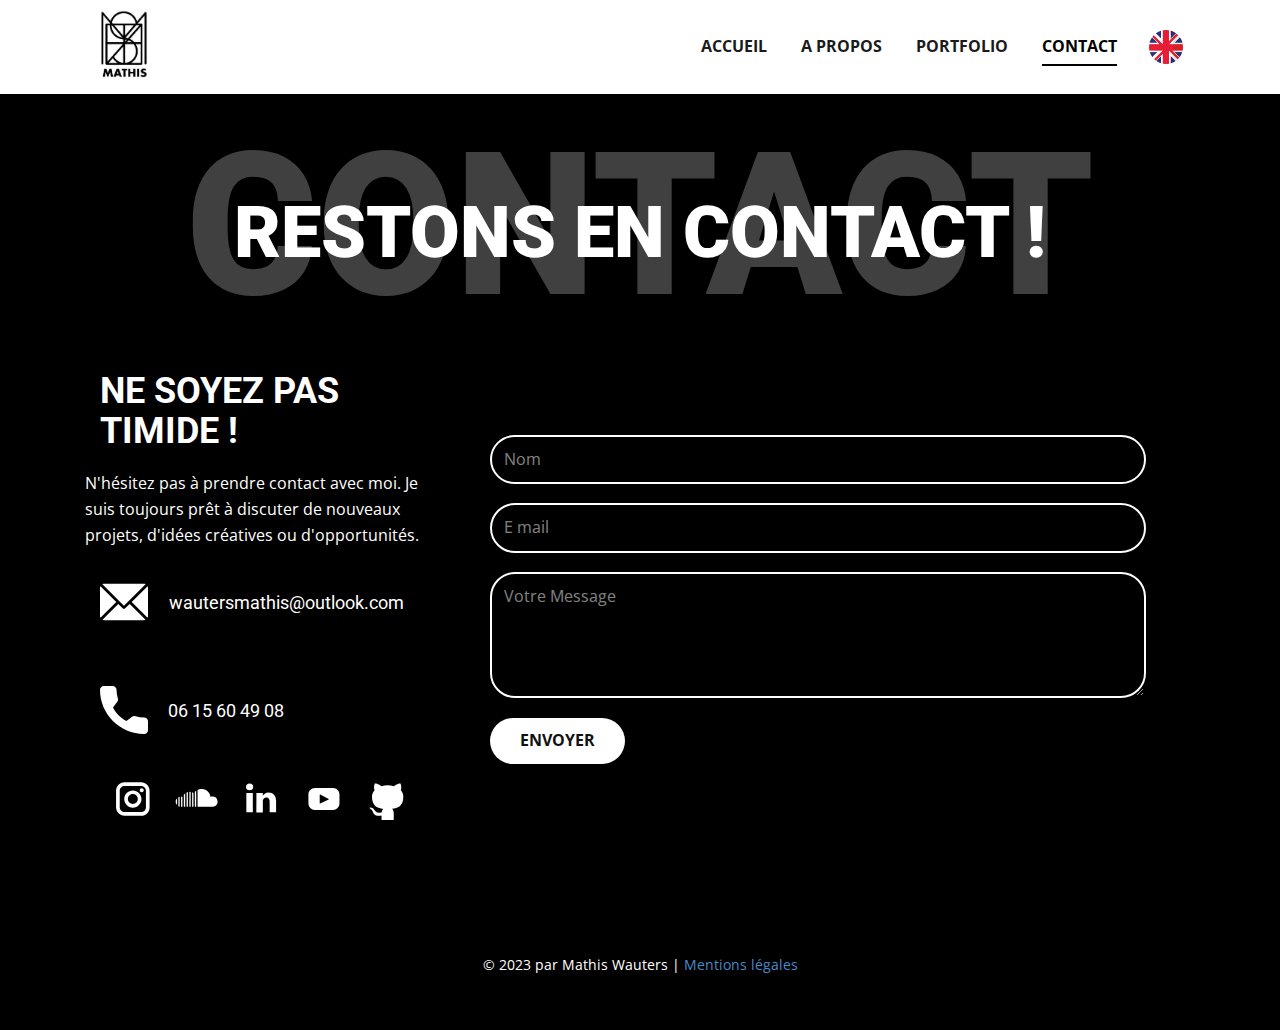
<file: Mathis-WAUTERS---Contact.html>
<!DOCTYPE html>
<html style="font-size: 16px;" lang="fr-FR">

<head>
  <meta name="viewport" content="width=device-width, initial-scale=1.0">
  <meta charset="utf-8">
  <meta name="keywords" content="contact, Restons en contact !, don&amp;apos;t be shy">
  <meta name="description" content="">
  <meta name="robots" content="noindex">
  <meta name="page_type" content="np-template-header-footer-from-plugin">
  <title>Mathis WAUTERS - Contact</title>
  <link rel="stylesheet" href="style.css" media="screen">
  <link rel="stylesheet" href="Mathis-WAUTERS---Contact.css" media="screen">
  <script class="u-script" type="text/javascript" src="jquery.js" defer=""></script>
  <script class="u-script" type="text/javascript" src="script.js" defer=""></script>
  <link rel="icon" href="images/favicon3.JPG">
  <link id="u-theme-google-font" rel="stylesheet"
    href="https://fonts.googleapis.com/css?family=Roboto:100,100i,300,300i,400,400i,500,500i,700,700i,900,900i|Open+Sans:300,300i,400,400i,500,500i,600,600i,700,700i,800,800i">



  <script type="application/ld+json">{
		"@context": "http://schema.org",
		"@type": "Organization",
		"name": "Mathis WAUTERS FR",
		"logo": "images/petit1610708095265.jpg"
}</script>
  <meta name="theme-color" content="#478ac9">
  <meta property="og:title" content="Mathis WAUTERS - Contact">
  <meta property="og:description" content="">
  <meta property="og:type" content="website">
</head>

<body class="u-body u-xl-mode">
  <header
    class="u-border-2 u-border-black u-border-no-left u-border-no-right u-border-no-top u-clearfix u-custom-border u-header u-header"
    id="sec-82a1">
    <div class="u-clearfix u-sheet u-sheet-1">
      <a href="Mathis-WAUTERS---Accueil.html" data-page-id="98618448" class="u-image u-logo u-image-1"
        data-image-width="353" data-image-height="403" title="Mathis WAUTERS - Accueil">
        <img src="images/petit1610708095265.jpg" class="u-logo-image u-logo-image-1">
      </a>
      <nav class="u-menu u-menu-dropdown u-offcanvas u-menu-1" data-position="Menu">
        <div class="menu-collapse"
          style="font-size: 1rem; letter-spacing: 0px; font-weight: 700; text-transform: uppercase;">
          <a class="u-button-style u-custom-active-border-color u-custom-border u-custom-border-color u-custom-borders u-custom-hover-border-color u-custom-left-right-menu-spacing u-custom-padding-bottom u-custom-text-active-color u-custom-text-color u-custom-text-hover-color u-custom-top-bottom-menu-spacing u-nav-link u-text-active-palette-1-base u-text-hover-palette-2-base"
            href="#">
            <svg class="u-svg-link" viewBox="0 0 24 24">
              <use xmlns:xlink="http://www.w3.org/1999/xlink" xlink:href="#menu-hamburger"></use>
            </svg>
            <svg class="u-svg-content" version="1.1" id="menu-hamburger" viewBox="0 0 16 16" x="0px" y="0px"
              xmlns:xlink="http://www.w3.org/1999/xlink" xmlns="http://www.w3.org/2000/svg">
              <g>
                <rect y="1" width="16" height="2"></rect>
                <rect y="7" width="16" height="2"></rect>
                <rect y="13" width="16" height="2"></rect>
              </g>
            </svg>
          </a>
        </div>
        <div class="u-custom-menu u-nav-container">
          <ul class="u-nav u-spacing-30 u-unstyled u-nav-1">
            <li class="u-nav-item"><a
                class="u-border-2 u-border-active-black u-border-hover-black u-border-no-left u-border-no-right u-border-no-top u-button-style u-nav-link u-text-active-black u-text-grey-90 u-text-hover-grey-90"
                href="Mathis-WAUTERS---Accueil.html" style="padding: 10px 0px;">Accueil</a>
            </li>
            <li class="u-nav-item"><a
                class="u-border-2 u-border-active-black u-border-hover-black u-border-no-left u-border-no-right u-border-no-top u-button-style u-nav-link u-text-active-black u-text-grey-90 u-text-hover-grey-90"
                href="Mathis-WAUTERS---A-Propos.html" style="padding: 10px 0px;">A propos</a>
            </li>
            <li class="u-nav-item"><a
                class="u-border-2 u-border-active-black u-border-hover-black u-border-no-left u-border-no-right u-border-no-top u-button-style u-nav-link u-text-active-black u-text-grey-90 u-text-hover-grey-90"
                href="Mathis-WAUTERS---Portfolio.html" style="padding: 10px 0px;">Portfolio</a>
            </li>
            <li class="u-nav-item"><a
                class="u-border-2 u-border-active-black u-border-hover-black u-border-no-left u-border-no-right u-border-no-top u-button-style u-nav-link u-text-active-black u-text-grey-90 u-text-hover-grey-90"
                href="Mathis-WAUTERS---Contact.html" style="padding: 10px 0px;">Contact</a>
            </li>
          </ul>
        </div>
        <div class="u-custom-menu u-nav-container-collapse">
          <div class="u-black u-container-style u-inner-container-layout u-opacity u-opacity-95 u-sidenav">
            <div class="u-inner-container-layout u-sidenav-overflow">
              <div class="u-menu-close"></div>
              <ul class="u-align-center u-nav u-popupmenu-items u-unstyled u-nav-2">
                <li class="u-nav-item"><a class="u-button-style u-nav-link" href="Mathis-WAUTERS---Accueil.html"
                    style="padding: 10px 0px;">Accueil</a>
                </li>
                <li class="u-nav-item"><a class="u-button-style u-nav-link" href="Mathis-WAUTERS---A-Propos.html"
                    style="padding: 10px 0px;">A propos</a>
                </li>
                <li class="u-nav-item"><a class="u-button-style u-nav-link" href="Mathis-WAUTERS---Portfolio.html"
                    style="padding: 10px 0px;">Portfolio</a>
                </li>
                <li class="u-nav-item"><a class="u-button-style u-nav-link" href="Mathis-WAUTERS---Contact.html"
                    style="padding: 10px 0px;">Contact</a>
                </li>
              </ul>
            </div>
          </div>
          <div class="u-black u-menu-overlay u-opacity u-opacity-70"></div>
        </div>
      </nav><span class="u-file-icon u-icon u-icon-1" data-href="http://en.mathiswauters.fr"><img
          src="images/323329.png" alt=""></span>
    </div>
  </header>
  <section class="u-align-center u-black u-clearfix u-section-1" id="carousel_cd8e">
    <div class="u-clearfix u-sheet u-valign-middle u-sheet-1">
      <h1 class="u-text u-text-default u-text-grey-75 u-text-1">contact</h1>
      <h2 class="u-text u-text-default-lg u-text-default-xl u-text-2">Restons en contact !</h2>
      <div class="u-clearfix u-expanded-width u-gutter-0 u-layout-wrap u-layout-wrap-1">
        <div class="u-layout">
          <div class="u-layout-row">
            <div
              class="u-align-left u-container-style u-layout-cell u-left-cell u-size-20-lg u-size-20-xl u-size-29-md u-size-29-sm u-size-29-xs u-layout-cell-1">
              <div class="u-container-layout u-container-layout-1">
                <h2 class="u-text u-text-3">Ne soyez pas timide !</h2>
                <p class="u-text u-text-4"> N'hésitez pas à prendre contact avec moi. Je suis toujours prêt à discuter
                  de nouveaux projets, d'idées créatives ou d'opportunités.</p><span
                  class="u-icon u-icon-circle u-icon-1"><svg class="u-svg-link" preserveAspectRatio="xMidYMin slice"
                    viewBox="0 0 512 512" style="">
                    <use xmlns:xlink="http://www.w3.org/1999/xlink" xlink:href="#svg-7817"></use>
                  </svg><svg xmlns="http://www.w3.org/2000/svg" xmlns:xlink="http://www.w3.org/1999/xlink" version="1.1"
                    id="svg-7817" x="0px" y="0px" viewBox="0 0 512 512" style="enable-background:new 0 0 512 512;"
                    xml:space="preserve" class="u-svg-content">
                    <g>
                      <g>
                        <path
                          d="M467,61H45c-6.927,0-13.412,1.703-19.279,4.51L255,294.789l51.389-49.387c0,0,0.004-0.005,0.005-0.007    c0.001-0.002,0.005-0.004,0.005-0.004L486.286,65.514C480.418,62.705,473.929,61,467,61z">
                        </path>
                      </g>
                    </g>
                    <g>
                      <g>
                        <path
                          d="M507.496,86.728L338.213,256.002L507.49,425.279c2.807-5.867,4.51-12.352,4.51-19.279V106    C512,99.077,510.301,92.593,507.496,86.728z">
                        </path>
                      </g>
                    </g>
                    <g>
                      <g>
                        <path
                          d="M4.51,86.721C1.703,92.588,0,99.073,0,106v300c0,6.923,1.701,13.409,4.506,19.274L173.789,256L4.51,86.721z">
                        </path>
                      </g>
                    </g>
                    <g>
                      <g>
                        <path
                          d="M317.002,277.213l-51.396,49.393c-2.93,2.93-6.768,4.395-10.605,4.395s-7.676-1.465-10.605-4.395L195,277.211    L25.714,446.486C31.582,449.295,38.071,451,45,451h422c6.927,0,13.412-1.703,19.279-4.51L317.002,277.213z">
                        </path>
                      </g>
                    </g>
                    <g></g>
                    <g></g>
                    <g></g>
                    <g></g>
                    <g></g>
                    <g></g>
                    <g></g>
                    <g></g>
                    <g></g>
                    <g></g>
                    <g></g>
                    <g></g>
                    <g></g>
                    <g></g>
                    <g></g>
                  </svg></span>
                <h6 class="u-text u-text-default u-text-5">wautersmathis@outlook.com</h6><span
                  class="u-icon u-icon-circle u-icon-2"><svg class="u-svg-link" preserveAspectRatio="xMidYMin slice"
                    viewBox="0 0 384 384" style="">
                    <use xmlns:xlink="http://www.w3.org/1999/xlink" xlink:href="#svg-2aad"></use>
                  </svg><svg xmlns="http://www.w3.org/2000/svg" xmlns:xlink="http://www.w3.org/1999/xlink" version="1.1"
                    id="svg-2aad" x="0px" y="0px" viewBox="0 0 384 384" style="enable-background:new 0 0 384 384;"
                    xml:space="preserve" class="u-svg-content">
                    <g>
                      <g>
                        <path
                          d="M353.188,252.052c-23.51,0-46.594-3.677-68.469-10.906c-10.719-3.656-23.896-0.302-30.438,6.417l-43.177,32.594    c-50.073-26.729-80.917-57.563-107.281-107.26l31.635-42.052c8.219-8.208,11.167-20.198,7.635-31.448    c-7.26-21.99-10.948-45.063-10.948-68.583C132.146,13.823,118.323,0,101.333,0H30.813C13.823,0,0,13.823,0,30.813    C0,225.563,158.438,384,353.188,384c16.99,0,30.813-13.823,30.813-30.813v-70.323C384,265.875,370.177,252.052,353.188,252.052z">
                        </path>
                      </g>
                    </g>
                    <g></g>
                    <g></g>
                    <g></g>
                    <g></g>
                    <g></g>
                    <g></g>
                    <g></g>
                    <g></g>
                    <g></g>
                    <g></g>
                    <g></g>
                    <g></g>
                    <g></g>
                    <g></g>
                    <g></g>
                  </svg></span>
                <h6 class="u-text u-text-default u-text-6">06 15 60 49 08</h6>
                <div class="u-social-icons u-spacing-10 u-social-icons-1">
                  <a class="u-social-url" title="instagram" target="_blank"
                    href="https://instagram.com/mathis_waut"><span
                      class="u-icon u-social-icon u-social-instagram u-text-black u-icon-3"><svg class="u-svg-link"
                        preserveAspectRatio="xMidYMin slice" viewBox="0 0 112 112" style="">
                        <use xmlns:xlink="http://www.w3.org/1999/xlink" xlink:href="#svg-030f"></use>
                      </svg><svg class="u-svg-content" viewBox="0 0 112 112" x="0" y="0" id="svg-030f">
                        <circle fill="currentColor" cx="56.1" cy="56.1" r="55"></circle>
                        <path fill="#FFFFFF"
                          d="M55.9,38.2c-9.9,0-17.9,8-17.9,17.9C38,66,46,74,55.9,74c9.9,0,17.9-8,17.9-17.9C73.8,46.2,65.8,38.2,55.9,38.2
z M55.9,66.4c-5.7,0-10.3-4.6-10.3-10.3c-0.1-5.7,4.6-10.3,10.3-10.3c5.7,0,10.3,4.6,10.3,10.3C66.2,61.8,61.6,66.4,55.9,66.4z"></path>
                        <path fill="#FFFFFF"
                          d="M74.3,33.5c-2.3,0-4.2,1.9-4.2,4.2s1.9,4.2,4.2,4.2s4.2-1.9,4.2-4.2S76.6,33.5,74.3,33.5z">
                        </path>
                        <path fill="#FFFFFF" d="M73.1,21.3H38.6c-9.7,0-17.5,7.9-17.5,17.5v34.5c0,9.7,7.9,17.6,17.5,17.6h34.5c9.7,0,17.5-7.9,17.5-17.5V38.8
C90.6,29.1,82.7,21.3,73.1,21.3z M83,73.3c0,5.5-4.5,9.9-9.9,9.9H38.6c-5.5,0-9.9-4.5-9.9-9.9V38.8c0-5.5,4.5-9.9,9.9-9.9h34.5
c5.5,0,9.9,4.5,9.9,9.9V73.3z"></path>
                      </svg></span>
                  </a>
                  <a class="u-social-url" target="_blank" data-type="Soundcloud" title="Soundcloud"
                    href="https://soundcloud.com/mathis-wauters"><span
                      class="u-icon u-social-icon u-social-soundcloud u-text-black u-icon-4"><svg class="u-svg-link"
                        preserveAspectRatio="xMidYMin slice" viewBox="0 0 112 112" style="">
                        <use xmlns:xlink="http://www.w3.org/1999/xlink" xlink:href="#svg-b5af"></use>
                      </svg><svg class="u-svg-content" viewBox="0 0 112 112" x="0" y="0" id="svg-b5af">
                        <circle fill="currentColor" cx="56.1" cy="56.1" r="55"></circle>
                        <path fill="#FFFFFF"
                          d="M100.7,59.4c-2.1-10.1-12.2-8.7-14.4-7.6c0,0-0.6-12.8-13.9-16.2c0,0-7-2-12.9,1.5v35c0.9,0,1.8,0,2.7,0
	c2.2,0,4.4,0,6.5,0c2.8,0,5.5,0,8.3,0c2.7,0,5.4,0,8,0c2.1,0,4.1,0,6.2,0c1.6,0,2.6-0.5,3.9-1.1C98,69.3,102.1,66,100.7,59.4z"></path>
                        <polygon fill="#FFFFFF" points="53.8,72 56.6,72 56.6,38.7 53.8,41.2 "></polygon>
                        <polygon fill="#FFFFFF" points="48.2,72 50.9,72 50.9,43.5 48.2,42 "></polygon>
                        <polygon fill="#FFFFFF" points="42.5,72 45.2,72 45.2,41.3 42.5,40.9 "></polygon>
                        <polygon fill="#FFFFFF" points="36.7,72 39.4,72 39.4,41.3 36.7,42.4 "></polygon>
                        <polygon fill="#FFFFFF" points="31,72 33.8,72 33.8,44.3 31,47 "></polygon>
                        <polygon fill="#FFFFFF" points="25.3,72 28,72 28,51.6 25.3,51 "></polygon>
                        <polygon fill="#FFFFFF" points="19.6,70.8 22.3,72 22.3,51.2 19.6,52.3 "></polygon>
                        <path fill="#FFFFFF" d="M16.9,68.6V54.5C16.9,54.5,10.4,60.9,16.9,68.6z"></path>
                      </svg></span>
                  </a>
                  <a class="u-social-url" target="_blank" data-type="LinkedIn" title="LinkedIn"
                    href="https://www.linkedin.com/in/mathiswauters/"><span
                      class="u-icon u-social-icon u-social-linkedin u-text-black u-icon-5"><svg class="u-svg-link"
                        preserveAspectRatio="xMidYMin slice" viewBox="0 0 112 112" style="">
                        <use xmlns:xlink="http://www.w3.org/1999/xlink" xlink:href="#svg-1fea"></use>
                      </svg><svg class="u-svg-content" viewBox="0 0 112 112" x="0" y="0" id="svg-1fea">
                        <circle fill="currentColor" cx="56.1" cy="56.1" r="55"></circle>
                        <path fill="#FFFFFF" d="M41.3,83.7H27.9V43.4h13.4V83.7z M34.6,37.9L34.6,37.9c-4.6,0-7.5-3.1-7.5-7c0-4,3-7,7.6-7s7.4,3,7.5,7
            C42.2,34.8,39.2,37.9,34.6,37.9z M89.6,83.7H76.2V62.2c0-5.4-1.9-9.1-6.8-9.1c-3.7,0-5.9,2.5-6.9,4.9c-0.4,0.9-0.4,2.1-0.4,3.3v22.5
            H48.7c0,0,0.2-36.5,0-40.3h13.4v5.7c1.8-2.7,5-6.7,12.1-6.7c8.8,0,15.4,5.8,15.4,18.1V83.7z"></path>
                      </svg></span>
                  </a>
                  <a class="u-social-url" target="_blank" data-type="YouTube" title="YouTube"
                    href="https://www.youtube.com/channel/UCYos_1NQ1msrE0L66Jc0PIA"><span
                      class="u-icon u-social-icon u-social-youtube u-text-black u-icon-6"><svg class="u-svg-link"
                        preserveAspectRatio="xMidYMin slice" viewBox="0 0 112 112" style="">
                        <use xmlns:xlink="http://www.w3.org/1999/xlink" xlink:href="#svg-d5d7"></use>
                      </svg><svg class="u-svg-content" viewBox="0 0 112 112" x="0" y="0" id="svg-d5d7">
                        <circle fill="currentColor" cx="56.1" cy="56.1" r="55"></circle>
                        <path fill="#FFFFFF"
                          d="M74.9,33.3H37.3c-7.4,0-13.4,6-13.4,13.4v18.8c0,7.4,6,13.4,13.4,13.4h37.6c7.4,0,13.4-6,13.4-13.4V46.7 C88.3,39.3,82.3,33.3,74.9,33.3L74.9,33.3z M65.9,57l-17.6,8.4c-0.5,0.2-1-0.1-1-0.6V47.5c0-0.5,0.6-0.9,1-0.6l17.6,8.9 C66.4,56,66.4,56.8,65.9,57L65.9,57z">
                        </path>
                      </svg></span>
                  </a>
                  <a class="u-social-url" target="_blank" data-type="Github" title="Github"
                    href="https://github.com/DrPicode"><span
                      class="u-icon u-social-github u-social-icon u-text-black u-icon-7"><svg class="u-svg-link"
                        preserveAspectRatio="xMidYMin slice" viewBox="0 0 112 112" style="">
                        <use xmlns:xlink="http://www.w3.org/1999/xlink" xlink:href="#svg-67dd"></use>
                      </svg><svg class="u-svg-content" viewBox="0 0 112 112" x="0" y="0" id="svg-67dd">
                        <circle fill="currentColor" cx="56.1" cy="56.1" r="55"></circle>
                        <path fill="#FFFFFF" d="M88,51.3c0-5.5-1.9-10.2-5.3-13.7c0.6-1.3,2.3-6.5-0.5-13.5c0,0-4.2-1.4-14,5.3c-4.1-1.1-8.4-1.7-12.7-1.8
	c-4.3,0-8.7,0.6-12.7,1.8c-9.7-6.6-14-5.3-14-5.3c-2.8,7-1,12.2-0.5,13.5C25,41.2,23,45.7,23,51.3c0,19.6,11.9,23.9,23.3,25.2
	c-1.5,1.3-2.8,3.5-3.2,6.8c-3,1.3-10.2,3.6-14.9-4.3c0,0-2.7-4.9-7.8-5.3c0,0-5-0.1-0.4,3.1c0,0,3.3,1.6,5.6,7.5c0,0,3,9.1,17.2,6
	c0,4.3,0.1,8.3,0.1,9.5h25.2c0-1.7,0.1-7.2,0.1-14c0-4.7-1.7-7.9-3.4-9.4C76,75.2,88,70.9,88,51.3z"></path>
                      </svg></span>
                  </a>
                </div>
              </div>
            </div>
            <div
              class="u-container-style u-layout-cell u-right-cell u-size-31-md u-size-31-sm u-size-31-xs u-size-40-lg u-size-40-xl u-layout-cell-2">
              <div class="u-container-layout u-valign-middle u-container-layout-2">
                <div class="u-form u-form-1">
                  <form action="#" method="POST" class="u-clearfix u-form-spacing-19 u-form-vertical u-inner-form"
                    style="padding: 10px" source="custom" name="form">
                    <div class="u-form-group">
                      <label for="name-dee9" class="u-form-control-hidden u-label"></label>
                      <input placeholder="Nom" id="name-dee9" name="name"
                        class="u-border-2 u-border-white u-input u-input-rectangle u-radius-25" required="required"
                        type="text">
                    </div>
                    <div class="u-form-email u-form-group">
                      <label for="email-dee9" class="u-form-control-hidden u-label">Email</label>
                      <input type="email" placeholder="E mail" id="email-dee9" name="email"
                        class="u-border-2 u-border-white u-input u-input-rectangle u-radius-25" required="required">
                    </div>
                    <div class="u-form-group u-form-message">
                      <label for="message-dee9" class="u-form-control-hidden u-label">Message</label>
                      <textarea placeholder="Votre Message" rows="4" cols="50" id="message-dee9" name="message"
                        class="u-border-2 u-border-white u-input u-input-rectangle u-radius-25" required=""></textarea>
                    </div>
                    <div
                      class="u-align-center-xs u-align-left-lg u-align-left-md u-align-left-sm u-align-left-xl u-form-group u-form-submit">
                      <a href="#"
                        class="u-border-none u-btn u-btn-round u-btn-submit u-button-style u-radius-30 u-white u-btn-1">ENVOYER</a>
                      <input type="submit" value="submit" class="u-form-control-hidden">
                    </div>
                    <div class="u-form-send-message u-form-send-success">Merci ! Votre message a bien été envoyé !</div>
                    <div class="u-form-send-error u-form-send-message">Impossible d'envoyer votre message. Veuillez
                      corriger les erreurs et réessayer.</div>
                    <input type="hidden" value="" name="recaptchaResponse">
                  </form>
                </div>
              </div>
            </div>
          </div>
        </div>
      </div>
    </div>
  </section>



  <footer class="u-align-center u-black u-clearfix u-footer u-footer" id="sec-4aad">
    <div class="u-clearfix u-sheet u-valign-middle u-sheet-1">
      <p class="u-small-text u-text u-text-variant u-text-1">
        <br>© 2023 par Mathis Wauters | <a href="Mentions-légales.html" data-page-id="2077626222"
          class="u-active-none u-border-none u-btn u-button-link u-button-style u-hover-none u-none u-text-palette-1-base u-btn-1">Mentions
          légales</a>
      </p>
    </div>
  </footer>
</body>

</html>
</file>
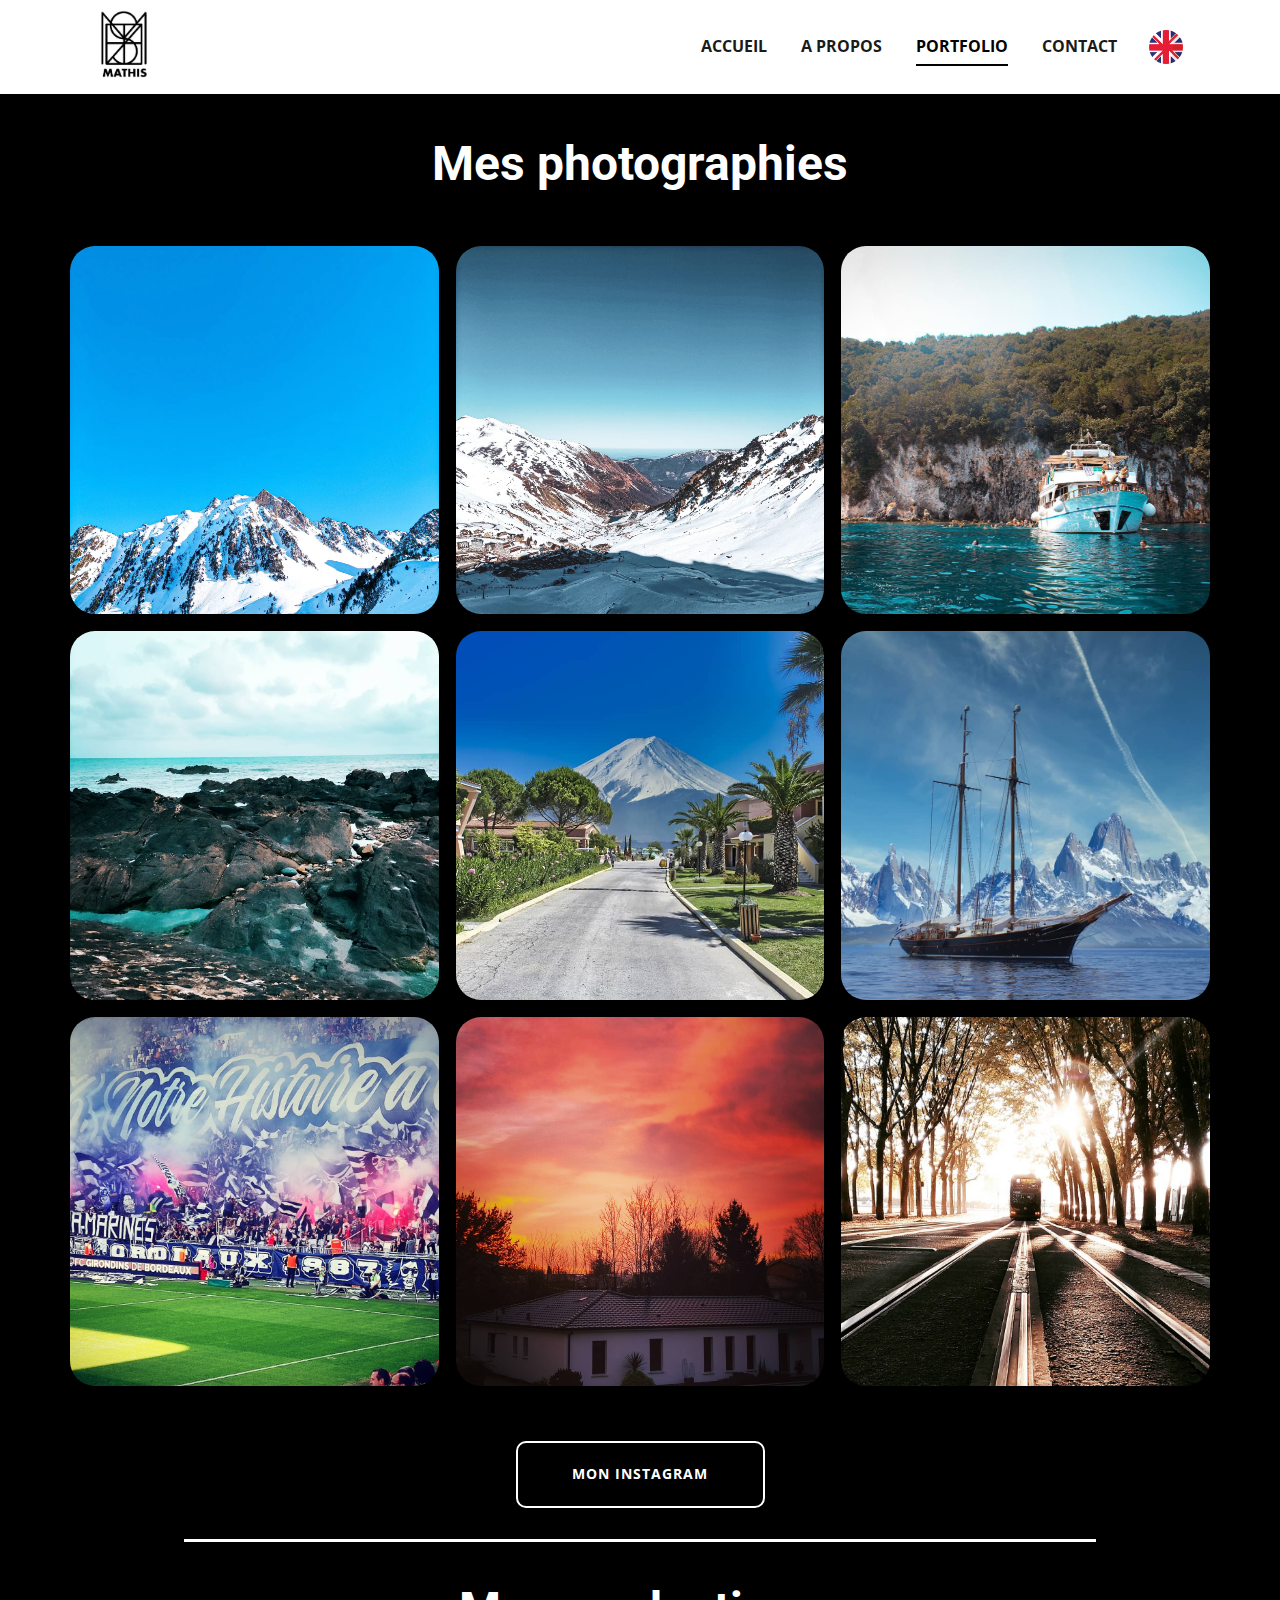
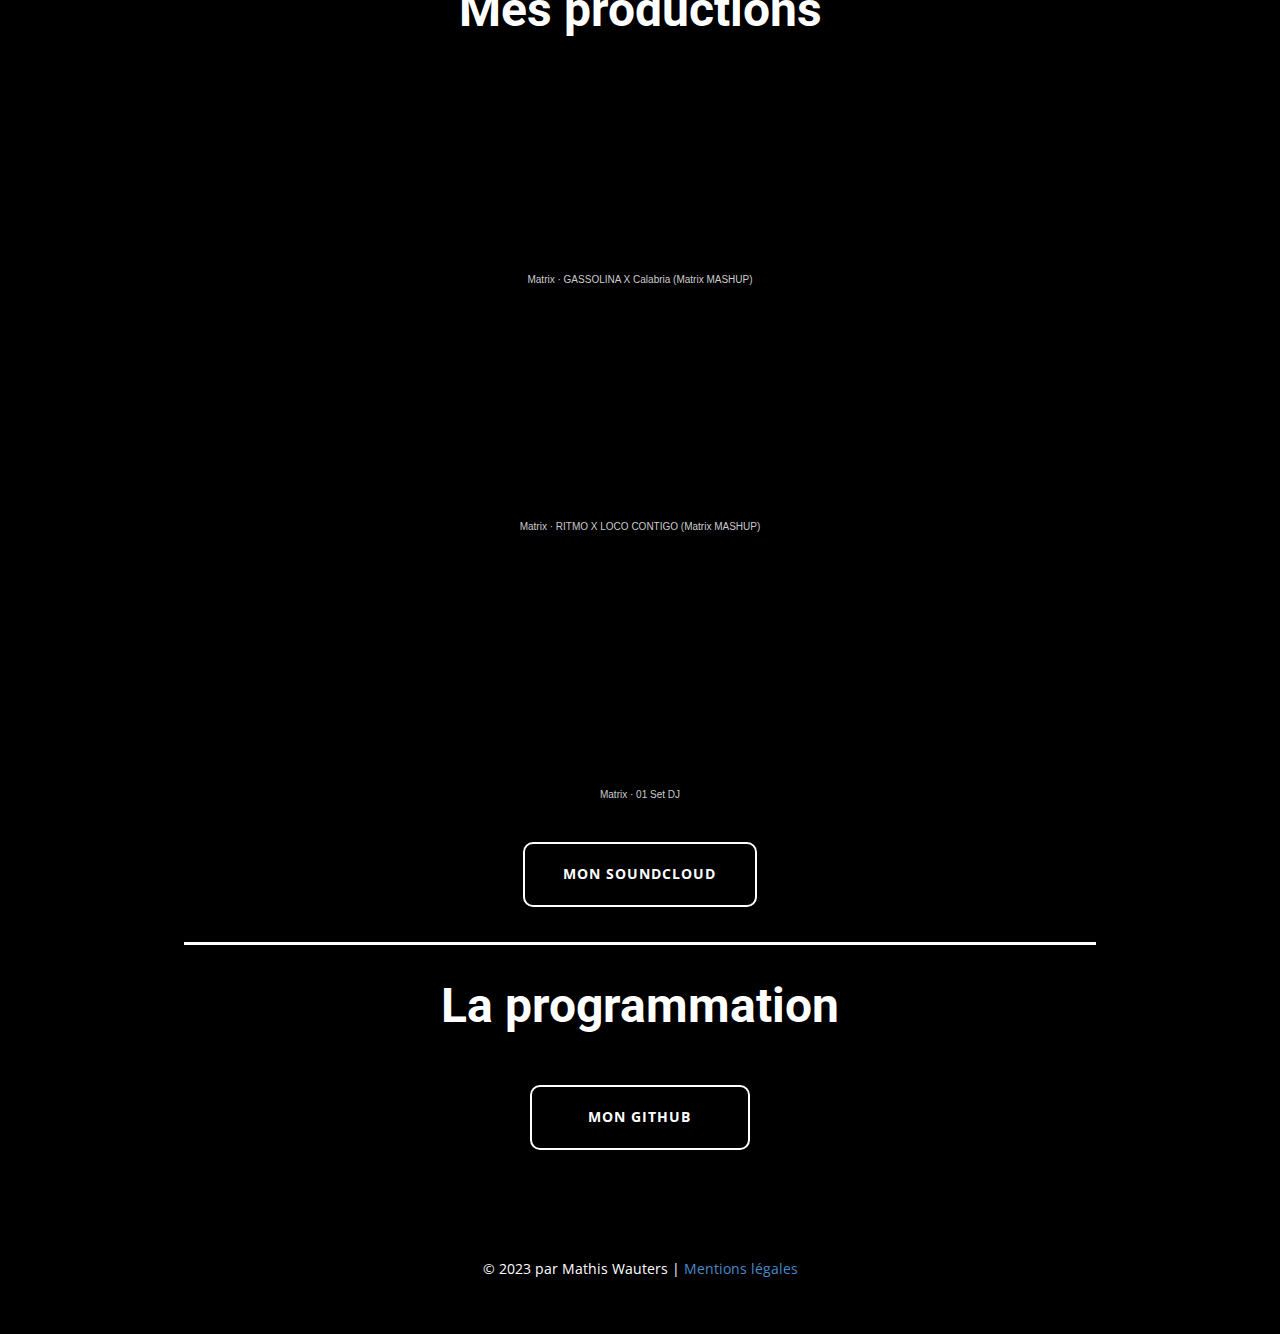
<file: Mathis-WAUTERS---Portfolio.html>
<!DOCTYPE html>
<html style="font-size: 16px;" lang="fr-FR">

<head>
  <meta name="viewport" content="width=device-width, initial-scale=1.0">
  <meta charset="utf-8">
  <meta name="keywords" content="Mathis WAUTERS CV Portfolio">
  <meta name="description" content="">
  <meta name="robots" content="noindex">
  <meta name="page_type" content="np-template-header-footer-from-plugin">
  <title>Mathis WAUTERS - Portfolio</title>
  <link rel="stylesheet" href="style.css" media="screen">
  <link rel="stylesheet" href="Mathis-WAUTERS---Portfolio.css" media="screen">
  <script class="u-script" type="text/javascript" src="jquery.js" defer=""></script>
  <script class="u-script" type="text/javascript" src="script.js" defer=""></script>
  <link rel="icon" href="images/favicon3.JPG">
  <link id="u-theme-google-font" rel="stylesheet"
    href="https://fonts.googleapis.com/css?family=Roboto:100,100i,300,300i,400,400i,500,500i,700,700i,900,900i|Open+Sans:300,300i,400,400i,500,500i,600,600i,700,700i,800,800i">



  <script type="application/ld+json">{
		"@context": "http://schema.org",
		"@type": "Organization",
		"name": "Mathis WAUTERS FR",
		"logo": "images/petit1610708095265.jpg"
}</script>
  <meta name="theme-color" content="#478ac9">
  <meta property="og:title" content="Mathis WAUTERS - Portfolio">
  <meta property="og:description" content="">
  <meta property="og:type" content="website">
</head>

<body class="u-body u-xl-mode">
  <header
    class="u-border-2 u-border-black u-border-no-left u-border-no-right u-border-no-top u-clearfix u-custom-border u-header u-header"
    id="sec-82a1">
    <div class="u-clearfix u-sheet u-sheet-1">
      <a href="Mathis-WAUTERS---Accueil.html" data-page-id="98618448" class="u-image u-logo u-image-1"
        data-image-width="353" data-image-height="403" title="Mathis WAUTERS - Accueil">
        <img src="images/petit1610708095265.jpg" class="u-logo-image u-logo-image-1">
      </a>
      <nav class="u-menu u-menu-dropdown u-offcanvas u-menu-1" data-position="Menu">
        <div class="menu-collapse"
          style="font-size: 1rem; letter-spacing: 0px; font-weight: 700; text-transform: uppercase;">
          <a class="u-button-style u-custom-active-border-color u-custom-border u-custom-border-color u-custom-borders u-custom-hover-border-color u-custom-left-right-menu-spacing u-custom-padding-bottom u-custom-text-active-color u-custom-text-color u-custom-text-hover-color u-custom-top-bottom-menu-spacing u-nav-link u-text-active-palette-1-base u-text-hover-palette-2-base"
            href="#">
            <svg class="u-svg-link" viewBox="0 0 24 24">
              <use xmlns:xlink="http://www.w3.org/1999/xlink" xlink:href="#menu-hamburger"></use>
            </svg>
            <svg class="u-svg-content" version="1.1" id="menu-hamburger" viewBox="0 0 16 16" x="0px" y="0px"
              xmlns:xlink="http://www.w3.org/1999/xlink" xmlns="http://www.w3.org/2000/svg">
              <g>
                <rect y="1" width="16" height="2"></rect>
                <rect y="7" width="16" height="2"></rect>
                <rect y="13" width="16" height="2"></rect>
              </g>
            </svg>
          </a>
        </div>
        <div class="u-custom-menu u-nav-container">
          <ul class="u-nav u-spacing-30 u-unstyled u-nav-1">
            <li class="u-nav-item"><a
                class="u-border-2 u-border-active-black u-border-hover-black u-border-no-left u-border-no-right u-border-no-top u-button-style u-nav-link u-text-active-black u-text-grey-90 u-text-hover-grey-90"
                href="Mathis-WAUTERS---Accueil.html" style="padding: 10px 0px;">Accueil</a>
            </li>
            <li class="u-nav-item"><a
                class="u-border-2 u-border-active-black u-border-hover-black u-border-no-left u-border-no-right u-border-no-top u-button-style u-nav-link u-text-active-black u-text-grey-90 u-text-hover-grey-90"
                href="Mathis-WAUTERS---A-Propos.html" style="padding: 10px 0px;">A propos</a>
            </li>
            <li class="u-nav-item"><a
                class="u-border-2 u-border-active-black u-border-hover-black u-border-no-left u-border-no-right u-border-no-top u-button-style u-nav-link u-text-active-black u-text-grey-90 u-text-hover-grey-90"
                href="Mathis-WAUTERS---Portfolio.html" style="padding: 10px 0px;">Portfolio</a>
            </li>
            <li class="u-nav-item"><a
                class="u-border-2 u-border-active-black u-border-hover-black u-border-no-left u-border-no-right u-border-no-top u-button-style u-nav-link u-text-active-black u-text-grey-90 u-text-hover-grey-90"
                href="Mathis-WAUTERS---Contact.html" style="padding: 10px 0px;">Contact</a>
            </li>
          </ul>
        </div>
        <div class="u-custom-menu u-nav-container-collapse">
          <div class="u-black u-container-style u-inner-container-layout u-opacity u-opacity-95 u-sidenav">
            <div class="u-inner-container-layout u-sidenav-overflow">
              <div class="u-menu-close"></div>
              <ul class="u-align-center u-nav u-popupmenu-items u-unstyled u-nav-2">
                <li class="u-nav-item"><a class="u-button-style u-nav-link" href="Mathis-WAUTERS---Accueil.html"
                    style="padding: 10px 0px;">Accueil</a>
                </li>
                <li class="u-nav-item"><a class="u-button-style u-nav-link" href="Mathis-WAUTERS---A-Propos.html"
                    style="padding: 10px 0px;">A propos</a>
                </li>
                <li class="u-nav-item"><a class="u-button-style u-nav-link" href="Mathis-WAUTERS---Portfolio.html"
                    style="padding: 10px 0px;">Portfolio</a>
                </li>
                <li class="u-nav-item"><a class="u-button-style u-nav-link" href="Mathis-WAUTERS---Contact.html"
                    style="padding: 10px 0px;">Contact</a>
                </li>
              </ul>
            </div>
          </div>
          <div class="u-black u-menu-overlay u-opacity u-opacity-70"></div>
        </div>
      </nav><span class="u-file-icon u-icon u-icon-1" data-href="http://en.mathiswauters.fr"><img
          src="images/323329.png" alt=""></span>
    </div>
  </header>
  <section class="u-align-center u-black u-clearfix u-section-1" id="sec-611c">
    <div class="u-clearfix u-sheet u-valign-middle-xs u-sheet-1">
      <h1 class="u-hidden-xl u-text u-text-default u-text-1">
        <span style="font-weight: 700;">Mes photographies</span>
        <br>
      </h1>
      <h1 class="u-hidden-lg u-hidden-md u-hidden-sm u-hidden-xs u-text u-text-2">Mes photographies<br>
      </h1>
      <div class="u-expanded-width u-gallery u-layout-grid u-lightbox u-show-text-on-hover u-gallery-1">
        <div class="u-gallery-inner u-gallery-inner-1">
          <div class="u-effect-fade u-effect-hover-zoom u-gallery-item u-radius-25 u-shape-round"
            data-href="https://www.instagram.com/m_photograph_w/">
            <div class="u-back-slide" data-image-width="1440" data-image-height="1440">
              <img class="u-back-image u-expanded"
                src="images/m_photograph_w_272269101_507836300653295_4357931822755192570_n.webp11.jpg">
            </div>
            <div class="u-over-slide u-shading u-over-slide-1">
              <h3 class="u-gallery-heading"></h3>
              <p class="u-gallery-text"></p>
            </div>
          </div>
          <div class="u-effect-fade u-effect-hover-zoom u-gallery-item u-radius-25 u-shape-round"
            data-href="https://www.instagram.com/m_photograph_w/">
            <div class="u-back-slide" data-image-width="1440" data-image-height="1440">
              <img class="u-back-image u-expanded"
                src="images/m_photograph_w_272590508_330582802279215_309688231191392031_n.webp11.jpg">
            </div>
            <div class="u-over-slide u-shading u-over-slide-2">
              <h3 class="u-gallery-heading"></h3>
              <p class="u-gallery-text"></p>
            </div>
          </div>
          <div class="u-effect-fade u-effect-hover-zoom u-gallery-item u-radius-25 u-shape-round"
            data-href="https://www.instagram.com/m_photograph_w/">
            <div class="u-back-slide" data-image-width="1440" data-image-height="961">
              <img class="u-back-image u-expanded"
                src="images/m_photograph_w_265536562_488034739260602_5098464290645662463_n11.jpg">
            </div>
            <div class="u-over-slide u-shading u-over-slide-3">
              <h3 class="u-gallery-heading"></h3>
              <p class="u-gallery-text"></p>
            </div>
          </div>
          <div class="u-effect-fade u-effect-hover-zoom u-gallery-item u-radius-25 u-shape-round"
            data-href="https://www.instagram.com/m_photograph_w/">
            <div class="u-back-slide" data-image-width="1440" data-image-height="1800">
              <img class="u-back-image u-expanded"
                src="images/m_photograph_w_257789871_1011649352948619_3367732239280201603_n11.jpg">
            </div>
            <div class="u-over-slide u-shading u-over-slide-4">
              <h3 class="u-gallery-heading"></h3>
              <p class="u-gallery-text"></p>
            </div>
          </div>
          <div class="u-effect-fade u-effect-hover-zoom u-gallery-item u-radius-25 u-shape-round"
            data-href="https://www.instagram.com/m_photograph_w/">
            <div class="u-back-slide" data-image-width="1080" data-image-height="720">
              <img class="u-back-image u-expanded"
                src="images/m_photograph_w_126867096_1606281949550675_2059816653429050673_n11.jpg">
            </div>
            <div class="u-over-slide u-shading u-over-slide-5">
              <h3 class="u-gallery-heading"></h3>
              <p class="u-gallery-text"></p>
            </div>
          </div>
          <div class="u-effect-fade u-effect-hover-zoom u-gallery-item u-radius-25 u-shape-round"
            data-href="https://www.instagram.com/m_photograph_w/">
            <div class="u-back-slide" data-image-width="1080" data-image-height="893">
              <img class="u-back-image u-expanded"
                src="images/m_photograph_w_127576365_376373830307190_1764811243852780384_n11.jpg">
            </div>
            <div class="u-over-slide u-shading u-over-slide-6">
              <h3 class="u-gallery-heading"></h3>
              <p class="u-gallery-text"></p>
            </div>
          </div>
          <div class="u-effect-fade u-effect-hover-zoom u-gallery-item u-radius-25 u-shape-round"
            data-href="https://www.instagram.com/m_photograph_w/">
            <div class="u-back-slide" data-image-width="1440" data-image-height="1080">
              <img class="u-back-image u-expanded"
                src="images/m_photograph_w_233664387_216167410433135_6800160400735454005_n11.jpg">
            </div>
            <div class="u-over-slide u-shading u-over-slide-7">
              <h3 class="u-gallery-heading"></h3>
              <p class="u-gallery-text"></p>
            </div>
          </div>
          <div class="u-effect-fade u-effect-hover-zoom u-gallery-item u-radius-25 u-shape-round"
            data-href="https://www.instagram.com/m_photograph_w/">
            <div class="u-back-slide" data-image-width="1440" data-image-height="1800">
              <img class="u-back-image u-expanded"
                src="images/m_photograph_w_267151386_1369997513449904_6617200968930032275_n2.jpg">
            </div>
            <div class="u-over-slide u-shading u-over-slide-8">
              <h3 class="u-gallery-heading"></h3>
              <p class="u-gallery-text"></p>
            </div>
          </div>
          <div class="u-effect-fade u-effect-hover-zoom u-gallery-item u-radius-25 u-shape-round"
            data-href="https://www.instagram.com/m_photograph_w/">
            <div class="u-back-slide" data-image-width="1080" data-image-height="1080">
              <img class="u-back-image u-expanded"
                src="images/m_photograph_w_118661722_146486307117210_1264109548698439143_n11.jpg">
            </div>
            <div class="u-over-slide u-shading u-over-slide-9">
              <h3 class="u-gallery-heading"></h3>
              <p class="u-gallery-text"></p>
            </div>
          </div>
        </div>
      </div>
      <a href="https://instagram.com/m_photograph_w"
        class="u-align-center u-black u-border-2 u-border-white u-btn u-btn-round u-button-style u-hover-white u-radius-10 u-btn-1">MON
        instagram</a>
      <div class="u-border-3 u-border-white u-line u-line-horizontal u-line-1"></div>
      <h1 class="u-text u-text-default u-text-3">Mes productions</h1>
      <div class="u-align-center u-container-style u-group u-group-1">
        <div class="u-container-layout">
          <div class="u-clearfix u-custom-html u-expanded-width u-custom-html-1">
            <iframe width="100%" height="166" scrolling="no" frameborder="no" allow="autoplay"
              src="https://w.soundcloud.com/player/?url=https%3A//api.soundcloud.com/tracks/832719145&amp;color=%230c0a1f&amp;auto_play=false&amp;hide_related=false&amp;show_comments=true&amp;show_user=true&amp;show_reposts=false&amp;show_teaser=true"></iframe>
            <div
              style="font-size: 10px; color: #cccccc;line-break: anywhere;word-break: normal;overflow: hidden;white-space: nowrap;text-overflow: ellipsis; font-family: Interstate,Lucida Grande,Lucida Sans Unicode,Lucida Sans,Garuda,Verdana,Tahoma,sans-serif;font-weight: 100;">
              <a href="https://soundcloud.com/mathis-wauters" title="Matrix" target="_blank"
                style="color: #cccccc; text-decoration: none;">Matrix</a> · <a
                href="https://soundcloud.com/mathis-wauters/gassolina-x-calabria-matrix"
                title="GASSOLINA X Calabria (Matrix MASHUP)" target="_blank"
                style="color: #cccccc; text-decoration: none;">GASSOLINA X Calabria (Matrix MASHUP)</a>
            </div>
          </div>
          <div class="u-clearfix u-custom-html u-expanded-width u-custom-html-2">
            <iframe width="100%" height="166" scrolling="no" frameborder="no" allow="autoplay"
              src="https://w.soundcloud.com/player/?url=https%3A//api.soundcloud.com/tracks/832876669&amp;color=%230c0a1f&amp;auto_play=false&amp;hide_related=false&amp;show_comments=true&amp;show_user=true&amp;show_reposts=false&amp;show_teaser=true"></iframe>
            <div
              style="font-size: 10px; color: #cccccc;line-break: anywhere;word-break: normal;overflow: hidden;white-space: nowrap;text-overflow: ellipsis; font-family: Interstate,Lucida Grande,Lucida Sans Unicode,Lucida Sans,Garuda,Verdana,Tahoma,sans-serif;font-weight: 100;">
              <a href="https://soundcloud.com/mathis-wauters" title="Matrix" target="_blank"
                style="color: #cccccc; text-decoration: none;">Matrix</a> · <a
                href="https://soundcloud.com/mathis-wauters/ritmo-x-loco-contigo-matrix"
                title="RITMO X LOCO CONTIGO (Matrix MASHUP)" target="_blank"
                style="color: #cccccc; text-decoration: none;">RITMO X LOCO CONTIGO (Matrix MASHUP)</a>
            </div>
          </div>
          <div class="u-clearfix u-custom-html u-expanded-width u-custom-html-3">
            <iframe width="100%" height="166" scrolling="no" frameborder="no" allow="autoplay"
              src="https://w.soundcloud.com/player/?url=https%3A//api.soundcloud.com/tracks/1230552802&amp;color=%230c0a1f&amp;auto_play=false&amp;hide_related=false&amp;show_comments=true&amp;show_user=true&amp;show_reposts=false&amp;show_teaser=true"></iframe>
            <div
              style="font-size: 10px; color: #cccccc;line-break: anywhere;word-break: normal;overflow: hidden;white-space: nowrap;text-overflow: ellipsis; font-family: Interstate,Lucida Grande,Lucida Sans Unicode,Lucida Sans,Garuda,Verdana,Tahoma,sans-serif;font-weight: 100;">
              <a href="https://soundcloud.com/mathis-wauters" title="Matrix" target="_blank"
                style="color: #cccccc; text-decoration: none;">Matrix</a> · <a
                href="https://soundcloud.com/mathis-wauters/01-set-dj-1" title="01 Set DJ" target="_blank"
                style="color: #cccccc; text-decoration: none;">01 Set DJ</a>
            </div>
          </div>
        </div>
      </div>
      <a href="https://soundcloud.com/mathis-wauters"
        class="u-align-center u-black u-border-2 u-border-white u-btn u-btn-round u-button-style u-hover-white u-radius-10 u-btn-2">MON
        Soundcloud</a>
      <div class="u-border-3 u-border-white u-line u-line-horizontal u-line-2"></div>
      <h1 class="u-text u-text-4">La programmation</h1>
      <a href="https://github.com/DrPicode"
        class="u-align-center u-black u-border-2 u-border-white u-btn u-btn-round u-button-style u-hover-white u-radius-10 u-btn-3">Mon
        GITHUB</a>
    </div>
  </section>



  <footer class="u-align-center u-black u-clearfix u-footer u-footer" id="sec-4aad">
    <div class="u-clearfix u-sheet u-valign-middle u-sheet-1">
      <p class="u-small-text u-text u-text-variant u-text-1">
        <br>© 2023 par Mathis Wauters | <a href="Mentions-légales.html" data-page-id="2077626222"
          class="u-active-none u-border-none u-btn u-button-link u-button-style u-hover-none u-none u-text-palette-1-base u-btn-1">Mentions
          légales</a>
      </p>
    </div>
  </footer>
</body>

</html>
</file>
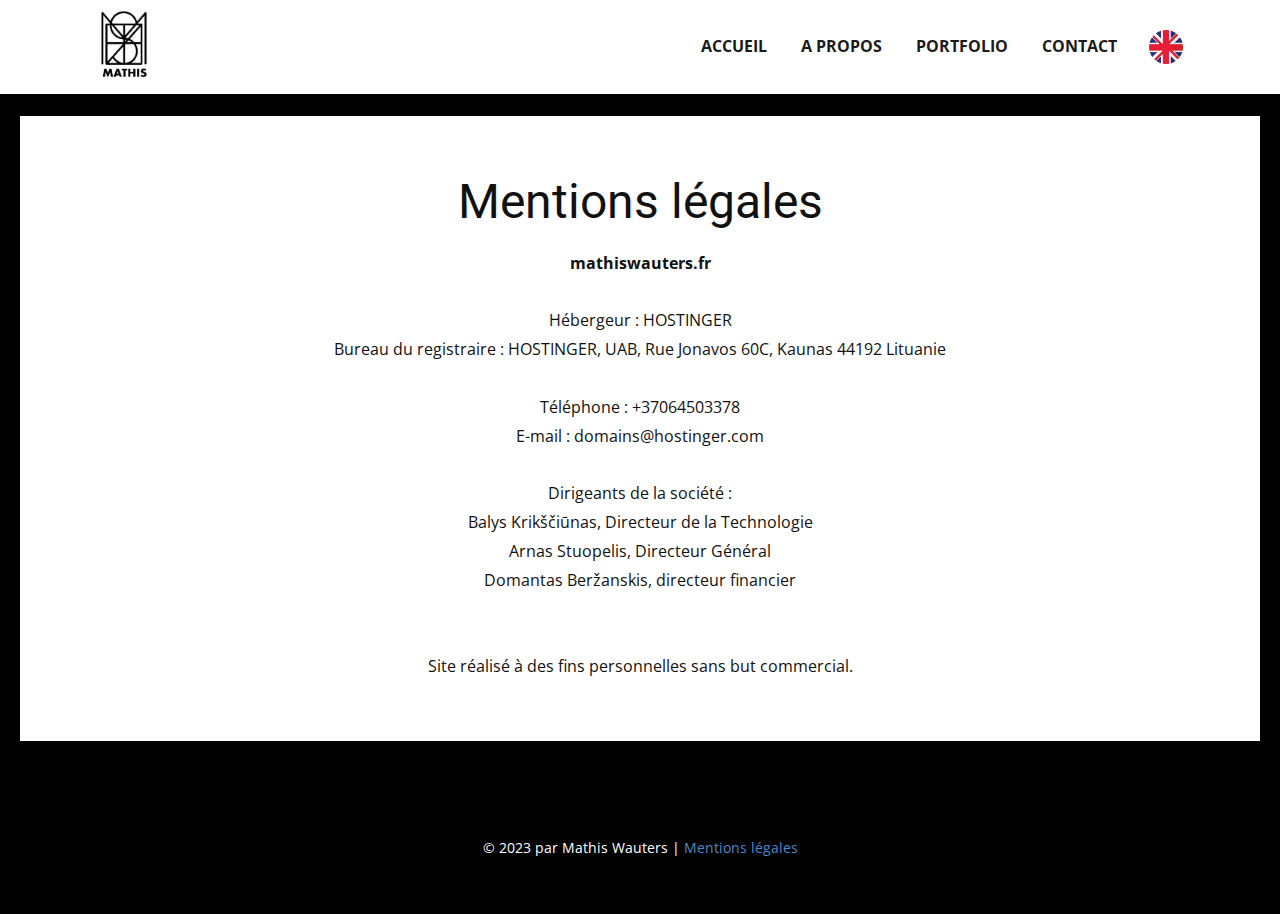
<file: Mentions-légales.html>
<!DOCTYPE html>
<html style="font-size: 16px;" lang="fr-FR">

<head>
  <meta name="viewport" content="width=device-width, initial-scale=1.0">
  <meta charset="utf-8">
  <meta name="keywords" content="Mathis WAUTERS CV Portfolio">
  <meta name="description" content="">
  <meta name="robots" content="noindex">
  <meta name="page_type" content="np-template-header-footer-from-plugin">
  <title>Mentions légales</title>
  <link rel="stylesheet" href="style.css" media="screen">
  <link rel="stylesheet" href="Mentions-légales.css" media="screen">
  <script class="u-script" type="text/javascript" src="jquery.js" defer=""></script>
  <script class="u-script" type="text/javascript" src="script.js" defer=""></script>
  <link rel="icon" href="images/favicon3.JPG">
  <link id="u-theme-google-font" rel="stylesheet"
    href="https://fonts.googleapis.com/css?family=Roboto:100,100i,300,300i,400,400i,500,500i,700,700i,900,900i|Open+Sans:300,300i,400,400i,500,500i,600,600i,700,700i,800,800i">



  <script type="application/ld+json">{
		"@context": "http://schema.org",
		"@type": "Organization",
		"name": "Mathis WAUTERS FR",
		"logo": "images/petit1610708095265.jpg"
}</script>
  <meta name="theme-color" content="#478ac9">
  <meta property="og:title" content="Mentions légales">
  <meta property="og:description" content="">
  <meta property="og:type" content="website">
</head>

<body class="u-body u-xl-mode">
  <header
    class="u-border-2 u-border-black u-border-no-left u-border-no-right u-border-no-top u-clearfix u-custom-border u-header u-header"
    id="sec-82a1">
    <div class="u-clearfix u-sheet u-sheet-1">
      <a href="Mathis-WAUTERS---Accueil.html" data-page-id="98618448" class="u-image u-logo u-image-1"
        data-image-width="353" data-image-height="403" title="Mathis WAUTERS - Accueil">
        <img src="images/petit1610708095265.jpg" class="u-logo-image u-logo-image-1">
      </a>
      <nav class="u-menu u-menu-dropdown u-offcanvas u-menu-1" data-position="Menu">
        <div class="menu-collapse"
          style="font-size: 1rem; letter-spacing: 0px; font-weight: 700; text-transform: uppercase;">
          <a class="u-button-style u-custom-active-border-color u-custom-border u-custom-border-color u-custom-borders u-custom-hover-border-color u-custom-left-right-menu-spacing u-custom-padding-bottom u-custom-text-active-color u-custom-text-color u-custom-text-hover-color u-custom-top-bottom-menu-spacing u-nav-link u-text-active-palette-1-base u-text-hover-palette-2-base"
            href="#">
            <svg class="u-svg-link" viewBox="0 0 24 24">
              <use xmlns:xlink="http://www.w3.org/1999/xlink" xlink:href="#menu-hamburger"></use>
            </svg>
            <svg class="u-svg-content" version="1.1" id="menu-hamburger" viewBox="0 0 16 16" x="0px" y="0px"
              xmlns:xlink="http://www.w3.org/1999/xlink" xmlns="http://www.w3.org/2000/svg">
              <g>
                <rect y="1" width="16" height="2"></rect>
                <rect y="7" width="16" height="2"></rect>
                <rect y="13" width="16" height="2"></rect>
              </g>
            </svg>
          </a>
        </div>
        <div class="u-custom-menu u-nav-container">
          <ul class="u-nav u-spacing-30 u-unstyled u-nav-1">
            <li class="u-nav-item"><a
                class="u-border-2 u-border-active-black u-border-hover-black u-border-no-left u-border-no-right u-border-no-top u-button-style u-nav-link u-text-active-black u-text-grey-90 u-text-hover-grey-90"
                href="Mathis-WAUTERS---Accueil.html" style="padding: 10px 0px;">Accueil</a>
            </li>
            <li class="u-nav-item"><a
                class="u-border-2 u-border-active-black u-border-hover-black u-border-no-left u-border-no-right u-border-no-top u-button-style u-nav-link u-text-active-black u-text-grey-90 u-text-hover-grey-90"
                href="Mathis-WAUTERS---A-Propos.html" style="padding: 10px 0px;">A propos</a>
            </li>
            <li class="u-nav-item"><a
                class="u-border-2 u-border-active-black u-border-hover-black u-border-no-left u-border-no-right u-border-no-top u-button-style u-nav-link u-text-active-black u-text-grey-90 u-text-hover-grey-90"
                href="Mathis-WAUTERS---Portfolio.html" style="padding: 10px 0px;">Portfolio</a>
            </li>
            <li class="u-nav-item"><a
                class="u-border-2 u-border-active-black u-border-hover-black u-border-no-left u-border-no-right u-border-no-top u-button-style u-nav-link u-text-active-black u-text-grey-90 u-text-hover-grey-90"
                href="Mathis-WAUTERS---Contact.html" style="padding: 10px 0px;">Contact</a>
            </li>
          </ul>
        </div>
        <div class="u-custom-menu u-nav-container-collapse">
          <div class="u-black u-container-style u-inner-container-layout u-opacity u-opacity-95 u-sidenav">
            <div class="u-inner-container-layout u-sidenav-overflow">
              <div class="u-menu-close"></div>
              <ul class="u-align-center u-nav u-popupmenu-items u-unstyled u-nav-2">
                <li class="u-nav-item"><a class="u-button-style u-nav-link" href="Mathis-WAUTERS---Accueil.html"
                    style="padding: 10px 0px;">Accueil</a>
                </li>
                <li class="u-nav-item"><a class="u-button-style u-nav-link" href="Mathis-WAUTERS---A-Propos.html"
                    style="padding: 10px 0px;">A propos</a>
                </li>
                <li class="u-nav-item"><a class="u-button-style u-nav-link" href="Mathis-WAUTERS---Portfolio.html"
                    style="padding: 10px 0px;">Portfolio</a>
                </li>
                <li class="u-nav-item"><a class="u-button-style u-nav-link" href="Mathis-WAUTERS---Contact.html"
                    style="padding: 10px 0px;">Contact</a>
                </li>
              </ul>
            </div>
          </div>
          <div class="u-black u-menu-overlay u-opacity u-opacity-70"></div>
        </div>
      </nav><span class="u-file-icon u-icon u-icon-1" data-href="http://en.mathiswauters.fr"><img
          src="images/323329.png" alt=""></span>
    </div>
  </header>
  <section class="u-align-center u-border-20 u-border-black u-clearfix u-section-1" id="sec-37cd">
    <div class="u-clearfix u-sheet u-valign-middle u-sheet-1">
      <h1 class="u-text u-text-default u-text-1">Mentions légales</h1>
      <p class="u-text u-text-2">
        <span style="font-weight: 700;">mathiswauters.fr </span>
        <br>
        <br>Hébergeur : HOSTINGER <br>Bureau du registraire : HOSTINGER, UAB, Rue Jonavos 60C, Kaunas 44192 Lituanie
        <br>
        <br>Téléphone : +37064503378 <br>E-mail : domains@hostinger.com <br>
        <br>Dirigeants de la société : <br>Balys Krikščiūnas, Directeur de la Technologie <br>Arnas Stuopelis, Directeur
        Général<br>Domantas Beržanskis, directeur financier <br>
        <br>
        <br>Site réalisé à des fins personnelles sans but commercial.
      </p>
    </div>
  </section>



  <footer class="u-align-center u-black u-clearfix u-footer u-footer" id="sec-4aad">
    <div class="u-clearfix u-sheet u-valign-middle u-sheet-1">
      <p class="u-small-text u-text u-text-variant u-text-1">
        <br>© 2023 par Mathis Wauters | <a href="Mentions-légales.html" data-page-id="2077626222"
          class="u-active-none u-border-none u-btn u-button-link u-button-style u-hover-none u-none u-text-palette-1-base u-btn-1">Mentions
          légales</a>
      </p>
    </div>
  </footer>
</body>

</html>
</file>
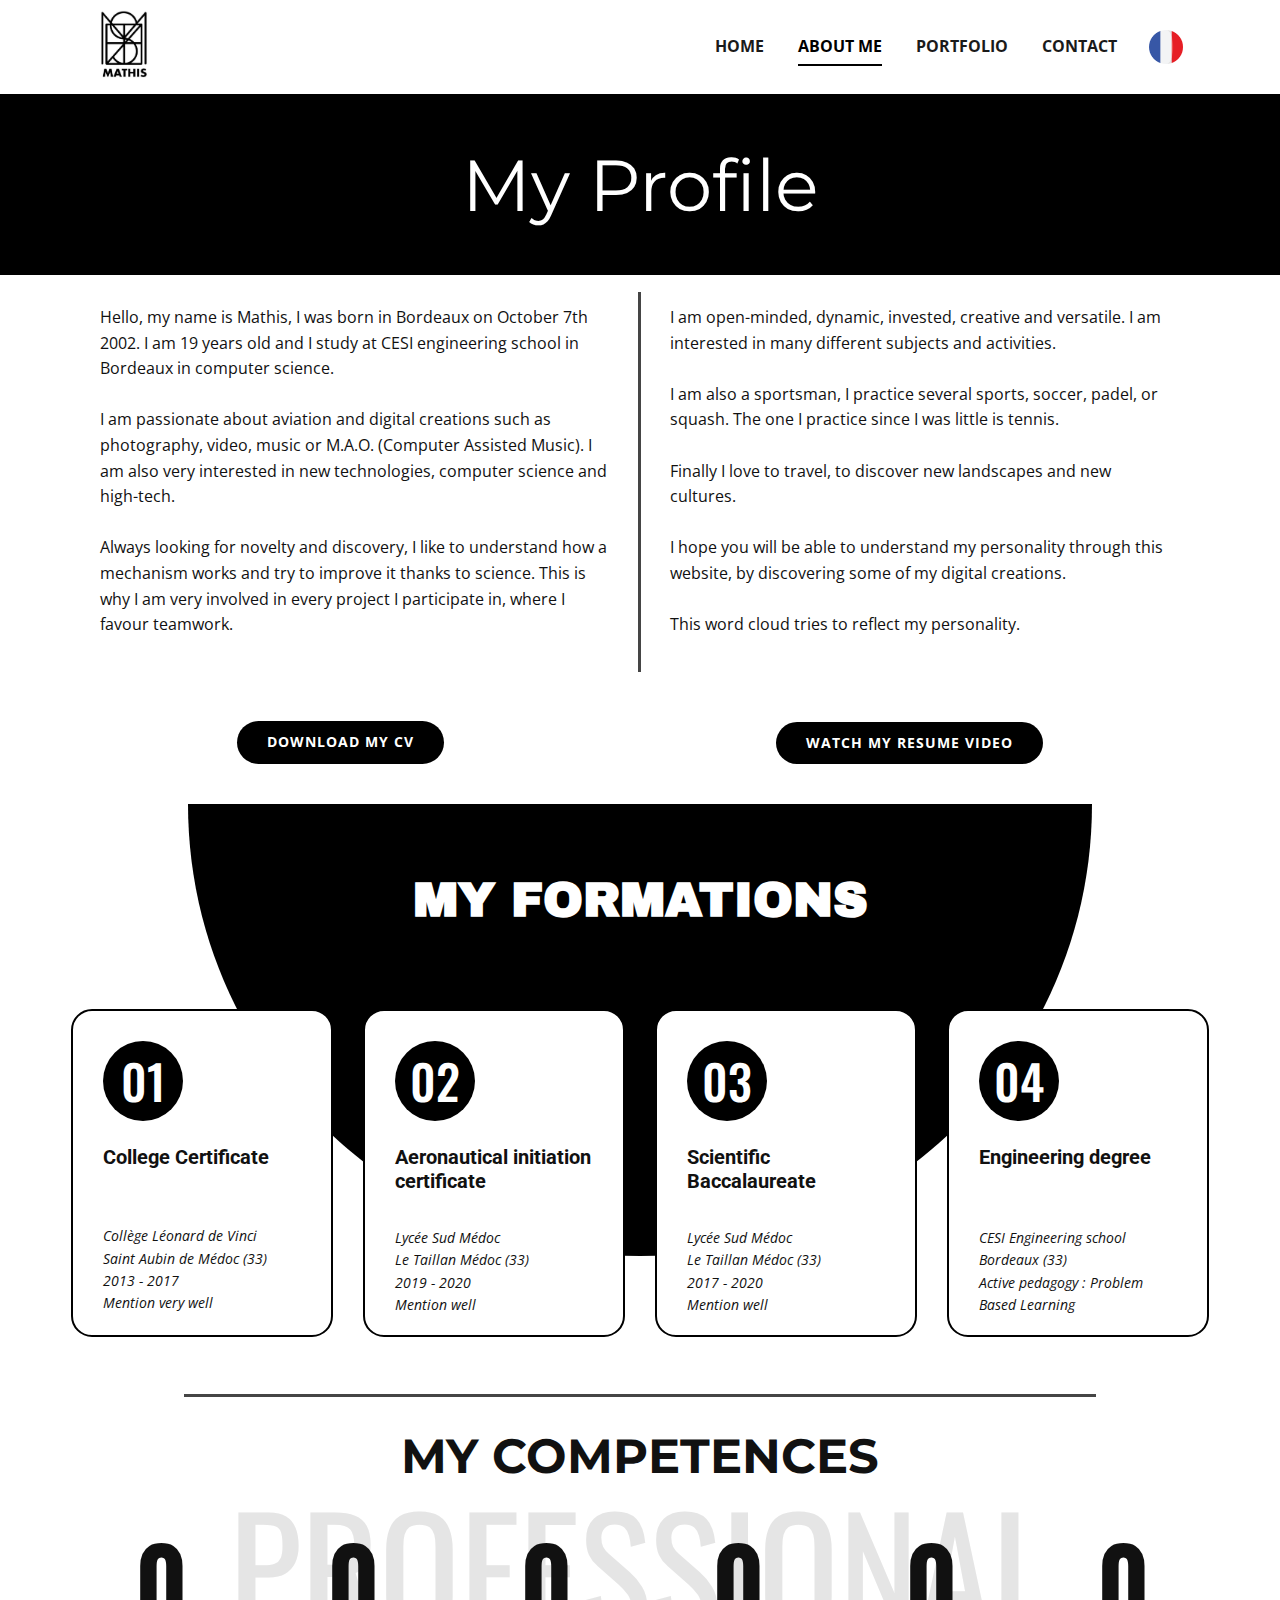
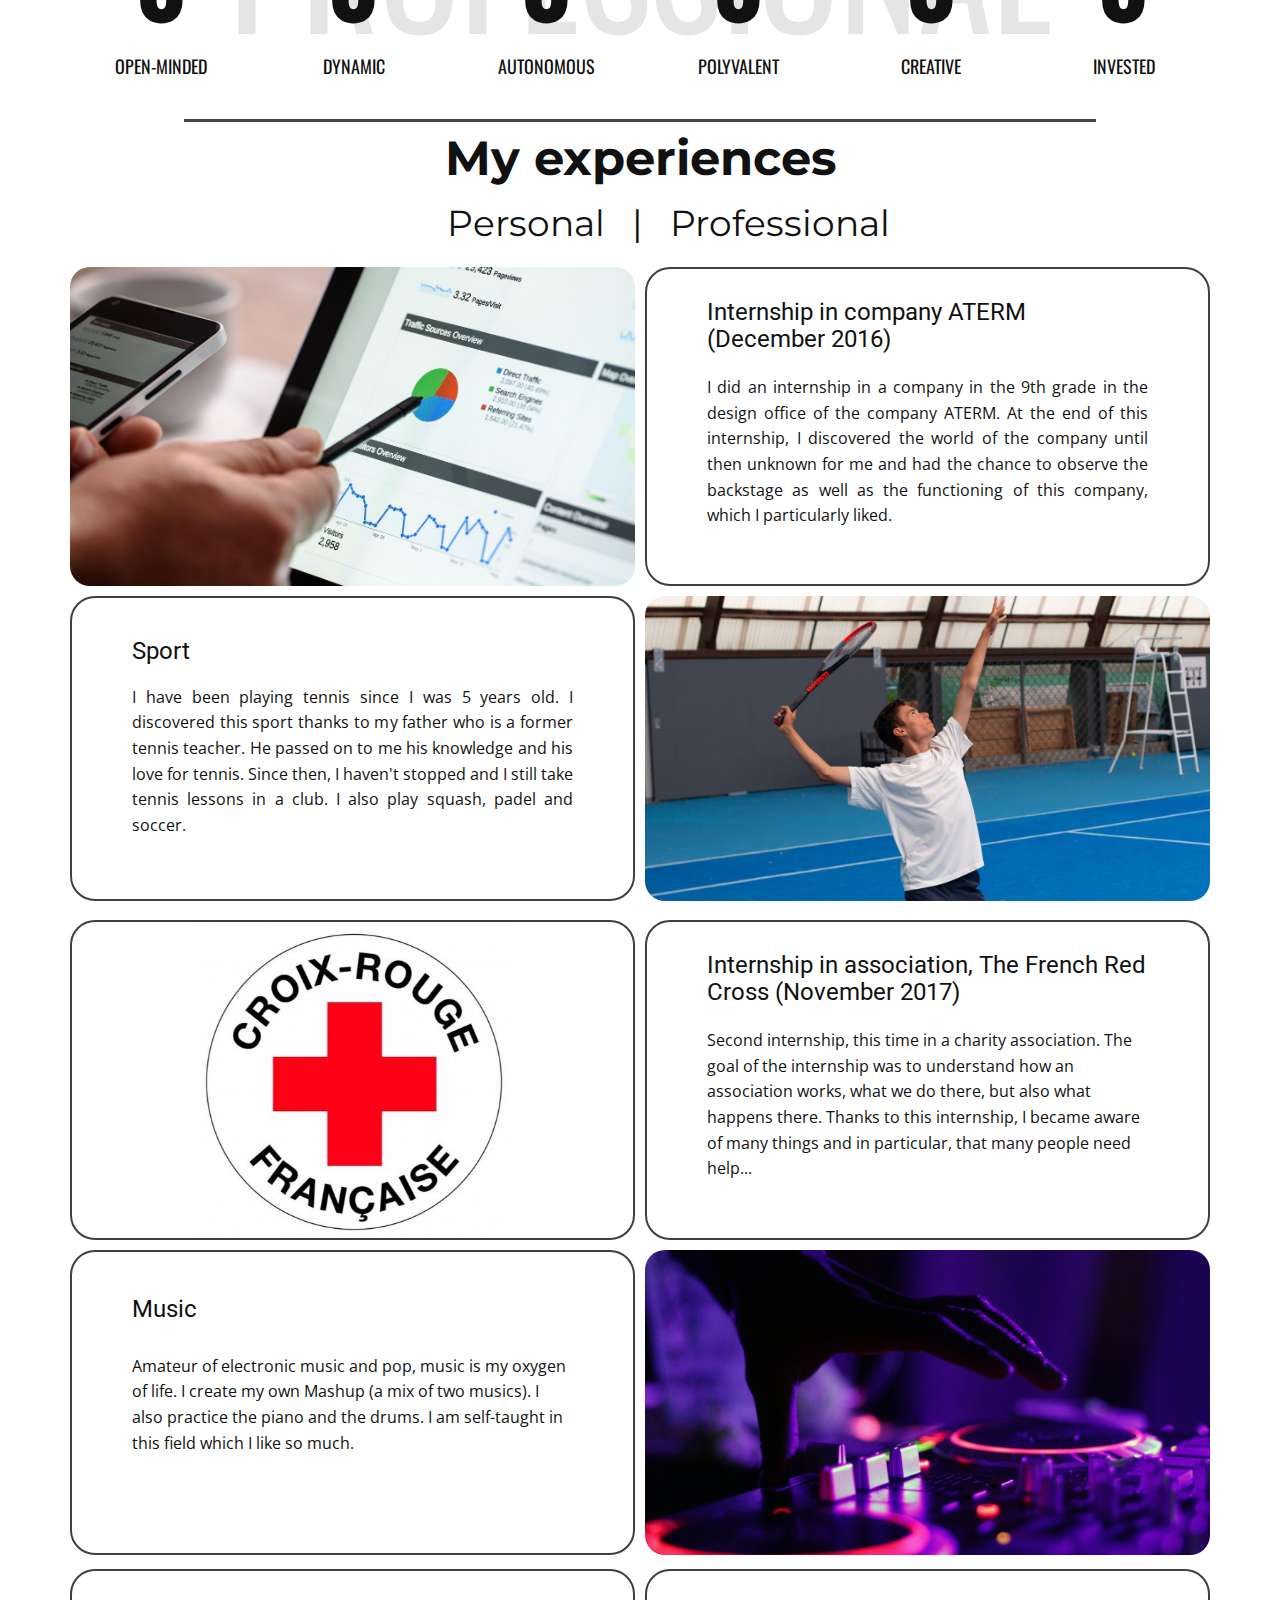
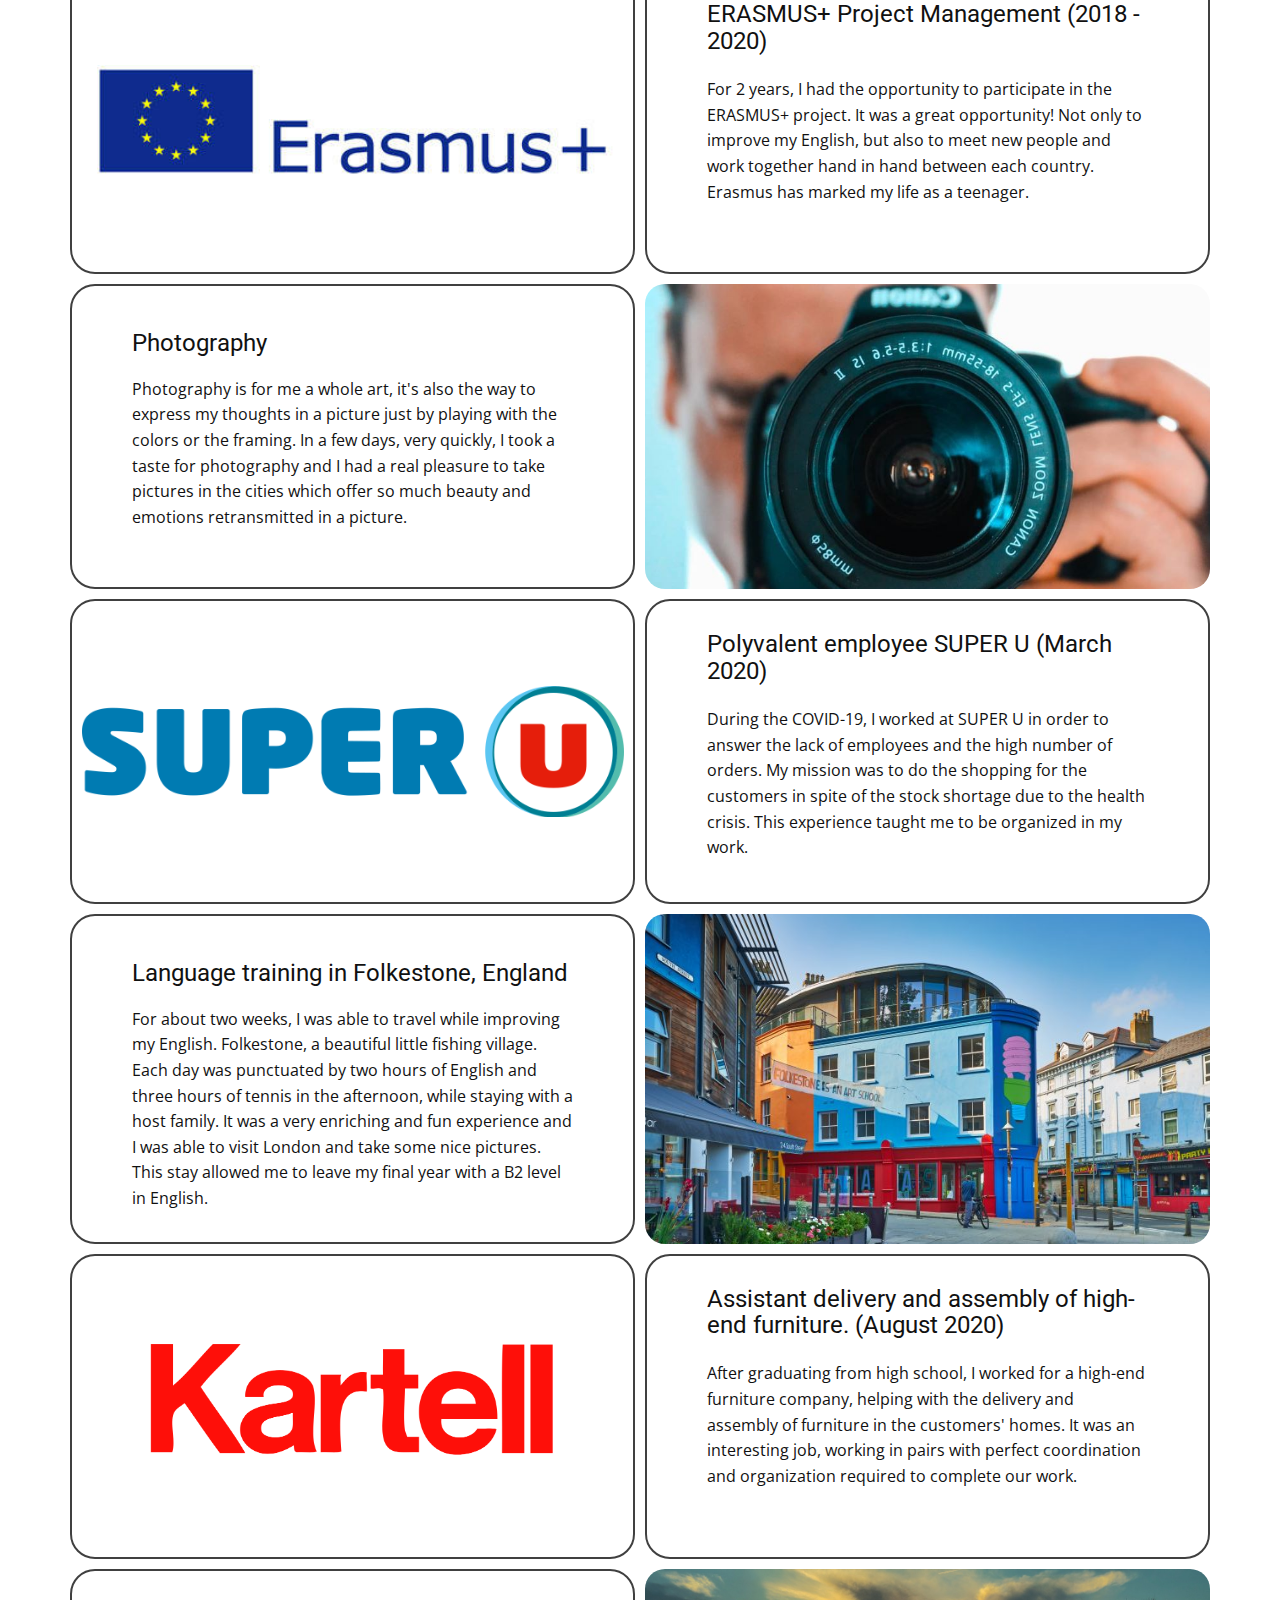
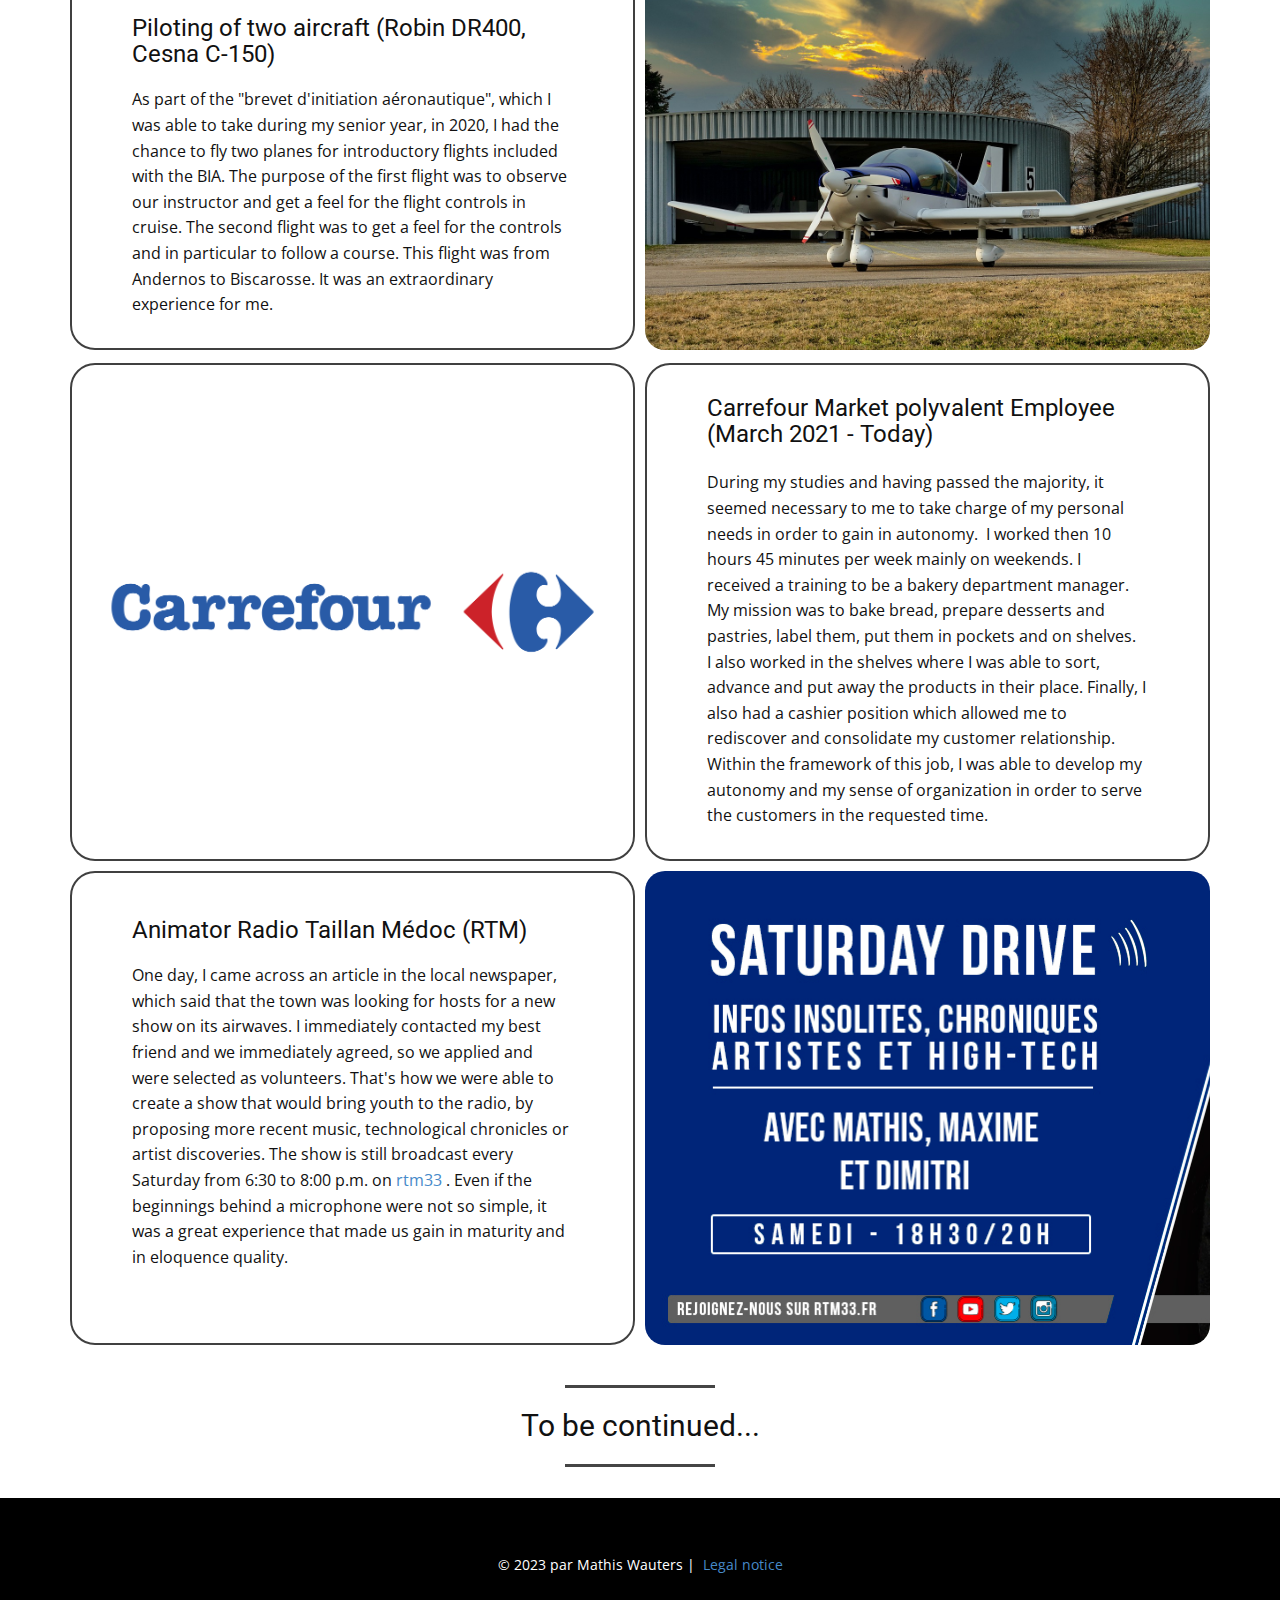
<file: en/Mathis-WAUTERS---About-me.html>
<!DOCTYPE html>
<html style="font-size: 16px;" lang="fr-FR">

<head>
  <meta name="viewport" content="width=device-width, initial-scale=1.0">
  <meta charset="utf-8">
  <meta name="keywords" content="Mes experiences, Exp 1, Exp 2">
  <meta name="description" content="">
  <meta name="robots" content="noindex">
  <meta name="page_type" content="np-template-header-footer-from-plugin">
  <title>Mathis WAUTERS - About me</title>
  <link rel="stylesheet" href="style.css" media="screen">
  <link rel="stylesheet" href="Mathis-WAUTERS---About-me.css" media="screen">
  <script class="u-script" type="text/javascript" src="jquery.js" defer=""></script>
  <script class="u-script" type="text/javascript" src="script.js" defer=""></script>
  <link rel="icon" href="images/favicon3.JPG">
  <link id="u-theme-google-font" rel="stylesheet"
    href="https://fonts.googleapis.com/css?family=Roboto:100,100i,300,300i,400,400i,500,500i,700,700i,900,900i|Open+Sans:300,300i,400,400i,500,500i,600,600i,700,700i,800,800i">
  <link id="u-page-google-font" rel="stylesheet"
    href="https://fonts.googleapis.com/css?family=Montserrat:100,100i,200,200i,300,300i,400,400i,500,500i,600,600i,700,700i,800,800i,900,900i|Oswald:200,300,400,500,600,700|Montserrat:100,100i,200,200i,300,300i,400,400i,500,500i,600,600i,700,700i,800,800i,900,900i|Archivo+Black:400">












  <script type="application/ld+json">{
		"@context": "http://schema.org",
		"@type": "Organization",
		"name": "Mathis WAUTERS EN",
		"logo": "images/petit1610708095265.jpg"
}</script>
  <meta name="theme-color" content="#478ac9">
  <meta property="og:title" content="Mathis WAUTERS - About me">
  <meta property="og:description" content="">
  <meta property="og:type" content="website">
</head>

<body class="u-body u-xl-mode">
  <header
    class="u-border-2 u-border-black u-border-no-left u-border-no-right u-border-no-top u-clearfix u-custom-border u-header u-header"
    id="sec-82a1">
    <div class="u-clearfix u-sheet u-sheet-1">
      <a href="Mathis-WAUTERS---Home.html" data-page-id="98618448" class="u-image u-logo u-image-1"
        data-image-width="353" data-image-height="403" title="Mathis WAUTERS - Accueil">
        <img src="images/petit1610708095265.jpg" class="u-logo-image u-logo-image-1">
      </a>
      <nav class="u-menu u-menu-dropdown u-offcanvas u-menu-1" data-position="">
        <div class="menu-collapse"
          style="font-size: 1rem; letter-spacing: 0px; font-weight: 700; text-transform: uppercase;">
          <a class="u-button-style u-custom-active-border-color u-custom-border u-custom-border-color u-custom-borders u-custom-hover-border-color u-custom-left-right-menu-spacing u-custom-padding-bottom u-custom-text-active-color u-custom-text-color u-custom-text-hover-color u-custom-top-bottom-menu-spacing u-nav-link u-text-active-palette-1-base u-text-hover-palette-2-base"
            href="#">
            <svg class="u-svg-link" viewBox="0 0 24 24">
              <use xmlns:xlink="http://www.w3.org/1999/xlink" xlink:href="#menu-hamburger"></use>
            </svg>
            <svg class="u-svg-content" version="1.1" id="menu-hamburger" viewBox="0 0 16 16" x="0px" y="0px"
              xmlns:xlink="http://www.w3.org/1999/xlink" xmlns="http://www.w3.org/2000/svg">
              <g>
                <rect y="1" width="16" height="2"></rect>
                <rect y="7" width="16" height="2"></rect>
                <rect y="13" width="16" height="2"></rect>
              </g>
            </svg>
          </a>
        </div>
        <div class="u-custom-menu u-nav-container">
          <ul class="u-nav u-spacing-30 u-unstyled u-nav-1">
            <li class="u-nav-item"><a
                class="u-border-2 u-border-active-black u-border-hover-black u-border-no-left u-border-no-right u-border-no-top u-button-style u-nav-link u-text-active-black u-text-grey-90 u-text-hover-grey-90"
                href="Mathis-WAUTERS---Home.html" style="padding: 10px 0px;">Home</a>
            </li>
            <li class="u-nav-item"><a
                class="u-border-2 u-border-active-black u-border-hover-black u-border-no-left u-border-no-right u-border-no-top u-button-style u-nav-link u-text-active-black u-text-grey-90 u-text-hover-grey-90"
                href="Mathis-WAUTERS---About-me.html" style="padding: 10px 0px;">About me</a>
            </li>
            <li class="u-nav-item"><a
                class="u-border-2 u-border-active-black u-border-hover-black u-border-no-left u-border-no-right u-border-no-top u-button-style u-nav-link u-text-active-black u-text-grey-90 u-text-hover-grey-90"
                href="Mathis-WAUTERS---Portfolio.html" style="padding: 10px 0px;">Portfolio</a>
            </li>
            <li class="u-nav-item"><a
                class="u-border-2 u-border-active-black u-border-hover-black u-border-no-left u-border-no-right u-border-no-top u-button-style u-nav-link u-text-active-black u-text-grey-90 u-text-hover-grey-90"
                href="Mathis-WAUTERS---Contact.html" style="padding: 10px 0px;">Contact</a>
            </li>
          </ul>
        </div>
        <div class="u-custom-menu u-nav-container-collapse">
          <div class="u-black u-container-style u-inner-container-layout u-opacity u-opacity-95 u-sidenav">
            <div class="u-inner-container-layout u-sidenav-overflow">
              <div class="u-menu-close"></div>
              <ul class="u-align-center u-nav u-popupmenu-items u-unstyled u-nav-2">
                <li class="u-nav-item"><a class="u-button-style u-nav-link" href="Mathis-WAUTERS---Home.html"
                    style="padding: 10px 0px;">Home</a>
                </li>
                <li class="u-nav-item"><a class="u-button-style u-nav-link" href="Mathis-WAUTERS---About-me.html"
                    style="padding: 10px 0px;">About me</a>
                </li>
                <li class="u-nav-item"><a class="u-button-style u-nav-link" href="Mathis-WAUTERS---Portfolio.html"
                    style="padding: 10px 0px;">Portfolio</a>
                </li>
                <li class="u-nav-item"><a class="u-button-style u-nav-link" href="Mathis-WAUTERS---Contact.html"
                    style="padding: 10px 0px;">Contact</a>
                </li>
              </ul>
            </div>
          </div>
          <div class="u-black u-menu-overlay u-opacity u-opacity-70"></div>
        </div>
      </nav><span class="u-file-icon u-icon u-icon-1" data-href="https://mathiswauters.fr/"><img src="images/323315.png"
          alt=""></span>
    </div>
  </header>
  <section class="u-align-center u-clearfix u-section-1" id="carousel_f137">
    <div
      class="u-align-center-lg u-align-center-md u-align-center-sm u-align-center-xs u-black u-container-style u-expanded-width u-group u-shape-rectangle u-group-1">
      <div
        class="u-container-layout u-valign-middle-lg u-valign-middle-md u-valign-middle-sm u-valign-middle-xl u-container-layout-1">
        <h2 class="u-text u-text-1">My Profile</h2>
      </div>
    </div>
    <div class="u-clearfix u-layout-wrap u-layout-wrap-1">
      <div class="u-gutter-0 u-layout">
        <div class="u-layout-row">
          <div class="u-align-left u-container-style u-layout-cell u-size-30 u-layout-cell-1">
            <div class="u-container-layout u-container-layout-2">
              <p class="u-text u-text-2"> Hello, my name is Mathis, I was born in Bordeaux on October 7th 2002. I am 19
                years old and I study at CESI engineering school in Bordeaux in computer science.<br>
                <br>I am passionate about aviation and digital creations such as photography, video, music or M.A.O.
                (Computer Assisted Music). I am also very interested in new technologies, computer science and
                high-tech.<br>
                <br>Always looking for novelty and discovery, I like to understand how a mechanism works and try to
                improve it thanks to science. This is why I am very involved in every project I participate in, where I
                favour teamwork.<br>
              </p>
              <div
                class="u-border-3 u-border-grey-dark-1 u-hidden-md u-hidden-sm u-hidden-xs u-line u-line-vertical u-line-1">
              </div>
            </div>
          </div>
          <div class="u-align-left u-container-style u-layout-cell u-size-30 u-layout-cell-2">
            <div class="u-container-layout u-container-layout-3">
              <p class="u-text u-text-3">I am open-minded, dynamic, invested, creative and versatile. I am interested in
                many different subjects and activities.<br>
                <br>I am also a sportsman, I practice several sports, soccer, padel, or squash. The one I practice since
                I was little is tennis.<br>
                <br>Finally I love to travel, to discover new landscapes and new cultures.<br>
                <br>I hope you will be able to understand my personality through this website, by discovering some of my
                digital creations.&nbsp;<br>
                <br>This word cloud tries to reflect my personality.<br>
                <br>
              </p>
            </div>
          </div>
        </div>
      </div>
    </div>
    <a href="files/MathisWAUTERSCV-EN-1.pdf"
      class="u-black u-border-none u-btn u-btn-round u-button-style u-file-link u-hover-black u-radius-50 u-btn-1">Download
      my cv</a>
    <a href="files/CVVidoEN.mp4"
      class="u-black u-border-none u-btn u-btn-round u-button-style u-file-link u-hover-black u-radius-50 u-btn-2">Watch
      my resume video</a>
    <h2 class="u-hidden-lg u-hidden-sm u-hidden-xl u-hidden-xs u-text u-text-body-alt-color u-text-4">My Profile</h2>
  </section>
  <section class="u-align-center u-clearfix u-section-2" id="carousel_fa4b">
    <div class="u-clearfix u-sheet u-sheet-1">
      <div
        class="u-expanded-width-md u-expanded-width-sm u-expanded-width-xs u-shape u-shape-svg u-text-black u-shape-1">
        <svg class="u-svg-link" preserveAspectRatio="none" viewBox="0 0 160 80" style="">
          <use xmlns:xlink="http://www.w3.org/1999/xlink" xlink:href="#svg-0b7f"></use>
        </svg>
        <svg xmlns="http://www.w3.org/2000/svg" xmlns:xlink="http://www.w3.org/1999/xlink" version="1.1"
          xml:space="preserve" class="u-svg-content" viewBox="0 0 160 80" x="0px" y="0px" id="svg-0b7f"
          style="enable-background:new 0 0 160 80;">
          <path d="M160,0H0c0,44.2,35.8,80,80,80S160,44.2,160,0z"></path>
        </svg>
      </div>
      <h1 class="u-custom-font u-text u-text-body-alt-color u-text-1">MY FORMATIONS</h1>
      <div class="u-list u-list-1">
        <div class="u-repeater u-repeater-1">
          <div
            class="u-align-left u-border-2 u-border-black u-container-style u-gradient u-list-item u-radius-21 u-repeater-item u-shape-round u-list-item-1">
            <div class="u-container-layout u-similar-container u-container-layout-1">
              <div class="u-align-center u-black u-container-style u-group u-radius-50 u-shape-round u-group-1">
                <div class="u-container-layout u-container-layout-2">
                  <h2 class="u-custom-font u-font-oswald u-text u-text-body-alt-color u-text-2">01</h2>
                </div>
              </div>
              <h5 class="u-text u-text-3"> College Certificate</h5>
              <p class="u-text u-text-4">
                <br>Collège Léonard de Vinci<br>Saint Aubin de Médoc (33)<br>2013 - 2017<br>Mention very well
              </p>
            </div>
          </div>
          <div
            class="u-align-left u-border-2 u-border-black u-container-style u-gradient u-list-item u-radius-21 u-repeater-item u-shape-round u-list-item-2">
            <div class="u-container-layout u-similar-container u-container-layout-3">
              <div class="u-align-center u-black u-container-style u-group u-radius-50 u-shape-round u-group-2">
                <div class="u-container-layout u-container-layout-4">
                  <h2 class="u-custom-font u-font-oswald u-text u-text-body-alt-color u-text-default u-text-5">02</h2>
                </div>
              </div>
              <h5 class="u-text u-text-6">Aeronautical initiation certificate</h5>
              <p class="u-text u-text-7">Lycée Sud Médoc<br>Le Taillan Médoc (33)<br>2019 - 2020<br>Mention well
              </p>
            </div>
          </div>
          <div
            class="u-align-left u-border-2 u-border-black u-container-style u-gradient u-list-item u-radius-21 u-repeater-item u-shape-round u-list-item-3">
            <div class="u-container-layout u-similar-container u-container-layout-5">
              <div class="u-align-center u-black u-container-style u-group u-radius-50 u-shape-round u-group-3">
                <div class="u-container-layout u-container-layout-6">
                  <h2 class="u-custom-font u-font-oswald u-text u-text-body-alt-color u-text-default u-text-8">03</h2>
                </div>
              </div>
              <h5 class="u-text u-text-9"> Scientific Baccalaureate</h5>
              <p class="u-text u-text-10">Lycée Sud Médoc<br>Le Taillan Médoc (33)<br>2017 - 2020<br>Mention well
              </p>
            </div>
          </div>
          <div
            class="u-align-left u-border-2 u-border-black u-container-style u-gradient u-list-item u-radius-21 u-repeater-item u-shape-round u-list-item-4">
            <div class="u-container-layout u-similar-container u-container-layout-7">
              <div class="u-align-center u-black u-container-style u-group u-radius-50 u-shape-round u-group-4">
                <div class="u-container-layout u-container-layout-8">
                  <h2 class="u-custom-font u-font-oswald u-text u-text-body-alt-color u-text-default u-text-11">04</h2>
                </div>
              </div>
              <h5 class="u-text u-text-12"> Engineering degree<br>
                <br>
              </h5>
              <p class="u-text u-text-13">CESI Engineering school<br>Bordeaux (33)<br>Active pedagogy : Problem Based
                Learning
              </p>
            </div>
          </div>
        </div>
      </div>
      <div class="u-border-3 u-border-grey-dark-1 u-expanded-width-xs u-line u-line-horizontal u-line-1"></div>
    </div>
  </section>
  <section class="u-align-center-lg u-align-center-md u-align-left-sm u-align-left-xs u-clearfix u-section-3"
    id="sec-b27b">
    <div class="u-clearfix u-sheet u-valign-bottom-xl u-sheet-1">
      <h1 class="u-align-center u-custom-font u-font-montserrat u-text u-text-1">MY COMPETENCES</h1>
      <h2 class="u-align-center u-custom-font u-font-oswald u-text u-text-grey-10 u-text-2">professional</h2>
      <div class="u-expanded-width-lg u-expanded-width-md u-expanded-width-sm u-expanded-width-xs u-list u-list-1">
        <div class="u-repeater u-repeater-1">
          <div class="u-align-center u-container-style u-list-item u-repeater-item">
            <div
              class="u-container-layout u-similar-container u-valign-top-lg u-valign-top-md u-valign-top-xl u-container-layout-1">
              <h3 class="u-custom-font u-font-oswald u-text u-text-3" data-animation-name="counter"
                data-animation-event="scroll" data-animation-duration="3000">100</h3>
              <h6 class="u-custom-font u-font-oswald u-text u-text-default u-text-4">Open-Minded</h6>
            </div>
          </div>
          <div class="u-align-center u-container-style u-list-item u-repeater-item">
            <div
              class="u-container-layout u-similar-container u-valign-top-lg u-valign-top-md u-valign-top-xl u-container-layout-2">
              <h3 class="u-custom-font u-font-oswald u-text u-text-5" data-animation-name="counter"
                data-animation-event="scroll" data-animation-duration="3000">100</h3>
              <h6 class="u-custom-font u-font-oswald u-text u-text-default u-text-6">Dynamic</h6>
            </div>
          </div>
          <div class="u-align-center u-container-style u-list-item u-repeater-item">
            <div
              class="u-container-layout u-similar-container u-valign-top-lg u-valign-top-md u-valign-top-xl u-container-layout-3">
              <h3 class="u-custom-font u-font-oswald u-text u-text-7" data-animation-name="counter"
                data-animation-event="scroll" data-animation-duration="3000">100<br>
              </h3>
              <h6 class="u-custom-font u-font-oswald u-text u-text-default u-text-8">Autonomous</h6>
            </div>
          </div>
          <div class="u-align-center u-container-style u-list-item u-repeater-item">
            <div
              class="u-container-layout u-similar-container u-valign-top-lg u-valign-top-md u-valign-top-xl u-container-layout-4">
              <h3 class="u-custom-font u-font-oswald u-text u-text-9" data-animation-name="counter"
                data-animation-event="scroll" data-animation-duration="3000">100</h3>
              <h6 class="u-custom-font u-font-oswald u-text u-text-default u-text-10">polyvalent</h6>
            </div>
          </div>
          <div class="u-align-center u-container-style u-list-item u-repeater-item">
            <div
              class="u-container-layout u-similar-container u-valign-top-lg u-valign-top-md u-valign-top-xl u-container-layout-5">
              <h3 class="u-custom-font u-font-oswald u-text u-text-11" data-animation-name="counter"
                data-animation-event="scroll" data-animation-duration="3000">100</h3>
              <h6 class="u-custom-font u-font-oswald u-text u-text-default u-text-12">creative</h6>
            </div>
          </div>
          <div class="u-align-center u-container-style u-list-item u-repeater-item">
            <div
              class="u-container-layout u-similar-container u-valign-top-lg u-valign-top-md u-valign-top-xl u-container-layout-6">
              <h3 class="u-custom-font u-font-oswald u-text u-text-13" data-animation-name="counter"
                data-animation-event="scroll" data-animation-duration="3000">100</h3>
              <h6 class="u-custom-font u-font-oswald u-text u-text-default u-text-14">Invested</h6>
            </div>
          </div>
        </div>
      </div>
      <div
        class="u-border-3 u-border-grey-dark-1 u-expanded-width-md u-expanded-width-sm u-expanded-width-xs u-line u-line-horizontal u-line-1">
      </div>
    </div>
  </section>
  <section class="u-clearfix u-section-4" id="sec-b8e4">
    <div class="u-clearfix u-sheet u-sheet-1">
      <h2 class="u-align-left u-custom-font u-font-montserrat u-text u-text-1">My experiences<br>
      </h2>
      <h4 class="u-align-left u-custom-font u-font-montserrat u-hidden-sm u-hidden-xs u-text u-text-2">&nbsp; &nbsp;
        <span style="font-weight: 400; font-size: 2.25rem;">Personal&nbsp; &nbsp;|&nbsp; &nbsp;Professional</span>
      </h4>
      <div class="u-clearfix u-expanded-width u-gutter-10 u-layout-wrap u-layout-wrap-1">
        <div class="u-layout">
          <div class="u-layout-col">
            <div class="u-size-30">
              <div class="u-layout-row">
                <div
                  class="u-container-style u-image u-image-round u-layout-cell u-left-cell u-radius-25 u-size-30 u-image-1"
                  src="" data-image-width="1280" data-image-height="853">
                  <div class="u-container-layout u-valign-middle u-container-layout-1"></div>
                </div>
                <div
                  class="u-container-style u-layout-cell u-radius-25 u-right-cell u-shape-round u-size-30 u-layout-cell-2">
                  <div
                    class="u-border-2 u-border-grey-75 u-container-layout u-valign-bottom-xs u-valign-top-lg u-valign-top-md u-valign-top-sm u-valign-top-xl u-container-layout-2">
                    <h2 class="u-align-left u-text u-text-3"> Internship in company ATERM (December 2016)</h2>
                    <p class="u-align-justify u-text u-text-4"> I did an internship in a company in the 9th grade in the
                      design office of the company ATERM. At the end of this internship, I discovered the world of the
                      company until then unknown for me and had the chance to observe the backstage as well as the
                      functioning of this company, which I particularly liked.</p>
                  </div>
                </div>
              </div>
            </div>
            <div class="u-size-30">
              <div class="u-layout-row">
                <div
                  class="u-container-style u-layout-cell u-left-cell u-radius-25 u-shape-round u-size-30 u-layout-cell-3">
                  <div class="u-border-2 u-border-grey-75 u-container-layout u-container-layout-3">
                    <h2 class="u-align-left u-text u-text-5">Sport</h2>
                    <p class="u-align-justify u-text u-text-6"> I have been playing tennis since I was 5 years old. I
                      discovered this sport thanks to my father who is a former tennis teacher. He passed on to me his
                      knowledge and his love for tennis. Since then, I haven't stopped and I still take tennis lessons
                      in a club. I also play squash, padel and soccer.</p>
                  </div>
                </div>
                <div
                  class="u-container-style u-image u-image-round u-layout-cell u-radius-25 u-right-cell u-size-30 u-image-2"
                  src="" data-image-width="1440" data-image-height="1438">
                  <div class="u-container-layout u-valign-middle u-container-layout-4"></div>
                </div>
              </div>
            </div>
          </div>
        </div>
      </div>
    </div>
  </section>
  <section class="u-clearfix u-section-5" id="sec-1d29">
    <div class="u-clearfix u-sheet u-sheet-1">
      <div class="u-clearfix u-expanded-width u-gutter-10 u-layout-wrap u-layout-wrap-1">
        <div class="u-layout">
          <div class="u-layout-col">
            <div class="u-size-30">
              <div class="u-layout-row">
                <div
                  class="u-container-style u-layout-cell u-left-cell u-radius-25 u-shape-round u-size-30 u-layout-cell-1"
                  src="">
                  <div
                    class="u-border-2 u-border-grey-75 u-container-layout u-valign-middle-lg u-valign-middle-md u-valign-middle-sm u-valign-middle-xs u-container-layout-1">
                    <img class="u-absolute-hcenter-xl u-expanded-height-xl u-image u-image-1"
                      src="images/logo-croix-rouge1.jpg" data-image-width="900" data-image-height="900">
                  </div>
                </div>
                <div
                  class="u-container-style u-layout-cell u-radius-25 u-right-cell u-shape-round u-size-30 u-layout-cell-2">
                  <div class="u-border-2 u-border-grey-75 u-container-layout u-container-layout-2">
                    <h2 class="u-align-left u-text u-text-1"> Internship in association, The French Red Cross (November
                      2017)</h2>
                    <p class="u-align-justify u-text u-text-2"> Second internship, this time in a charity association.
                      The goal of the internship was to understand how an association works, what we do there, but also
                      what happens there. Thanks to this internship, I became aware of many things and in particular,
                      that many people need help...</p>
                  </div>
                </div>
              </div>
            </div>
            <div class="u-size-30">
              <div class="u-layout-row">
                <div
                  class="u-container-style u-layout-cell u-left-cell u-radius-25 u-shape-round u-size-30 u-layout-cell-3">
                  <div class="u-border-2 u-border-grey-75 u-container-layout u-container-layout-3">
                    <h2 class="u-align-left u-text u-text-3">Music</h2>
                    <p class="u-align-justify u-text u-text-4"> Amateur of electronic music and pop, music is my oxygen
                      of life. I create my own Mashup (a mix of two musics). I also practice the piano and the drums. I
                      am self-taught in this field which I like so much.</p>
                  </div>
                </div>
                <div
                  class="u-container-style u-image u-image-round u-layout-cell u-radius-25 u-right-cell u-size-30 u-image-2"
                  src="" data-image-width="1280" data-image-height="853">
                  <div class="u-container-layout u-valign-middle u-container-layout-4"></div>
                </div>
              </div>
            </div>
          </div>
        </div>
      </div>
    </div>
  </section>
  <section class="u-clearfix u-section-6" id="carousel_d44b">
    <div class="u-clearfix u-sheet u-sheet-1">
      <div class="u-clearfix u-expanded-width u-gutter-10 u-layout-wrap u-layout-wrap-1">
        <div class="u-layout">
          <div class="u-layout-col">
            <div class="u-size-30">
              <div class="u-layout-row">
                <div
                  class="u-container-style u-image u-image-round u-layout-cell u-left-cell u-radius-25 u-size-30 u-image-1"
                  src="" data-image-width="500" data-image-height="500">
                  <div class="u-border-2 u-border-grey-75 u-container-layout u-valign-middle u-container-layout-1">
                  </div>
                </div>
                <div
                  class="u-container-style u-layout-cell u-radius-25 u-right-cell u-shape-round u-size-30 u-layout-cell-2">
                  <div class="u-border-2 u-border-grey-75 u-container-layout u-container-layout-2">
                    <h2 class="u-align-left u-text u-text-1"> ERASMUS+ Project Management (2018 - 2020)</h2>
                    <p class="u-align-justify u-text u-text-2"> For 2 years, I had the opportunity to participate in the
                      ERASMUS+ project. It was a great opportunity! Not only to improve my English, but also to meet new
                      people and work together hand in hand between each country. Erasmus has marked my life as a
                      teenager.</p>
                  </div>
                </div>
              </div>
            </div>
            <div class="u-size-30">
              <div class="u-layout-row">
                <div
                  class="u-container-style u-layout-cell u-left-cell u-radius-25 u-shape-round u-size-30 u-layout-cell-3">
                  <div class="u-border-2 u-border-grey-75 u-container-layout u-container-layout-3">
                    <h2 class="u-align-left u-text u-text-3"> Photography</h2>
                    <p class="u-align-justify u-text u-text-4"> Photography is for me a whole art, it's also the way to
                      express my thoughts in a picture just by playing with the colors or the framing. In a few days,
                      very quickly, I took a taste for photography and I had a real pleasure to take pictures in the
                      cities which offer so much beauty and emotions retransmitted in a picture.</p>
                  </div>
                </div>
                <div
                  class="u-container-style u-image u-image-round u-layout-cell u-radius-25 u-right-cell u-size-30 u-image-2"
                  src="" data-image-width="931" data-image-height="619">
                  <div class="u-container-layout u-valign-middle u-container-layout-4"></div>
                </div>
              </div>
            </div>
          </div>
        </div>
      </div>
    </div>
  </section>
  <section class="u-clearfix u-section-7" id="sec-a8a1">
    <div class="u-clearfix u-sheet u-sheet-1">
      <div class="u-clearfix u-expanded-width u-gutter-10 u-layout-wrap u-layout-wrap-1">
        <div class="u-layout">
          <div class="u-layout-col">
            <div class="u-size-30">
              <div class="u-layout-row">
                <div
                  class="u-container-style u-layout-cell u-left-cell u-radius-25 u-shape-round u-size-30 u-layout-cell-1"
                  src="">
                  <div class="u-border-2 u-border-grey-75 u-container-layout u-valign-middle-xl u-container-layout-1">
                    <img class="u-image u-image-1" src="images/1280px-Super_U_logo_2009.svg.png" data-image-width="1280"
                      data-image-height="310">
                  </div>
                </div>
                <div
                  class="u-container-style u-layout-cell u-radius-25 u-right-cell u-shape-round u-size-30 u-layout-cell-2">
                  <div class="u-border-2 u-border-grey-75 u-container-layout u-container-layout-2">
                    <h2 class="u-align-left u-text u-text-1"> Polyvalent employee SUPER U (March 2020)</h2>
                    <p class="u-align-justify u-text u-text-2"> During the COVID-19, I worked at SUPER U in order to
                      answer the lack of employees and the high number of orders. My mission was to do the shopping for
                      the customers in spite of the stock shortage due to the health crisis. This experience taught me
                      to be organized in my work.</p>
                  </div>
                </div>
              </div>
            </div>
            <div class="u-size-30">
              <div class="u-layout-row">
                <div
                  class="u-container-style u-layout-cell u-left-cell u-radius-25 u-shape-round u-size-30 u-layout-cell-3">
                  <div class="u-border-2 u-border-grey-75 u-container-layout u-container-layout-3">
                    <h2 class="u-align-left u-text u-text-3"> Language training in Folkestone, England</h2>
                    <p class="u-align-justify u-text u-text-4"> For about two weeks, I was able to travel while
                      improving my English.&nbsp;Folkestone, a beautiful little fishing village. Each day was punctuated
                      by two hours of English and three hours of tennis in the afternoon, while staying with a host
                      family. It was a very enriching and fun experience and I was able to visit London and take some
                      nice pictures. This stay allowed me to leave my final year with a B2 level in English.<br>
                    </p>
                  </div>
                </div>
                <div
                  class="u-container-style u-image u-image-round u-layout-cell u-radius-25 u-right-cell u-size-30 u-image-2"
                  src="" data-image-width="670" data-image-height="447">
                  <div class="u-container-layout u-valign-middle u-container-layout-4"></div>
                </div>
              </div>
            </div>
          </div>
        </div>
      </div>
    </div>
  </section>
  <section class="u-clearfix u-section-8" id="sec-8bb2">
    <div class="u-clearfix u-sheet u-sheet-1">
      <div class="u-clearfix u-expanded-width u-gutter-10 u-layout-wrap u-layout-wrap-1">
        <div class="u-layout">
          <div class="u-layout-col">
            <div class="u-size-30">
              <div class="u-layout-row">
                <div
                  class="u-container-style u-layout-cell u-left-cell u-radius-25 u-shape-round u-size-30 u-layout-cell-1"
                  src="">
                  <div
                    class="u-border-2 u-border-grey-75 u-container-layout u-valign-middle-lg u-valign-middle-md u-container-layout-1">
                    <img class="u-image u-image-1" src="images/Capture2.PNG" data-image-width="1200"
                      data-image-height="474">
                  </div>
                </div>
                <div
                  class="u-container-style u-layout-cell u-radius-25 u-right-cell u-shape-round u-size-30 u-layout-cell-2">
                  <div class="u-border-2 u-border-grey-75 u-container-layout u-container-layout-2">
                    <h2 class="u-align-left u-text u-text-1"> Assistant delivery and assembly of high-end furniture.
                      (August 2020)</h2>
                    <p class="u-align-justify u-text u-text-2"> After graduating from high school, I worked for a
                      high-end furniture company, helping with the delivery and assembly of furniture in the customers'
                      homes. It was an interesting job, working in pairs with perfect coordination and organization
                      required to complete our work.</p>
                  </div>
                </div>
              </div>
            </div>
            <div class="u-size-30">
              <div class="u-layout-row">
                <div
                  class="u-container-style u-layout-cell u-left-cell u-radius-25 u-shape-round u-size-30 u-layout-cell-3">
                  <div class="u-border-2 u-border-grey-75 u-container-layout u-container-layout-3">
                    <h2 class="u-align-left u-text u-text-3"> Piloting of two aircraft (Robin DR400, Cesna C-150)</h2>
                    <p class="u-align-justify u-text u-text-4"> As part of the "brevet d'initiation aéronautique", which
                      I was able to take during my senior year, in 2020, I had the chance to fly two planes for
                      introductory flights included with the BIA. The purpose of the first flight was to observe our
                      instructor and get a feel for the flight controls in cruise. The second flight was to get a feel
                      for the controls and in particular to follow a course. This flight was from Andernos to
                      Biscarosse. It was an extraordinary experience for me.</p>
                  </div>
                </div>
                <div
                  class="u-container-style u-image u-image-round u-layout-cell u-radius-25 u-right-cell u-size-30 u-image-2"
                  src="" data-image-width="1280" data-image-height="960">
                  <div class="u-container-layout u-valign-middle u-container-layout-4"></div>
                </div>
              </div>
            </div>
          </div>
        </div>
      </div>
    </div>
  </section>
  <section class="u-clearfix u-section-9" id="sec-5c25">
    <div class="u-clearfix u-sheet u-sheet-1">
      <div class="u-clearfix u-expanded-width u-gutter-10 u-layout-wrap u-layout-wrap-1">
        <div class="u-layout">
          <div class="u-layout-col">
            <div class="u-size-30">
              <div class="u-layout-row">
                <div
                  class="u-container-style u-image u-image-round u-layout-cell u-left-cell u-radius-25 u-size-30 u-image-1"
                  src="" data-image-width="2400" data-image-height="2400">
                  <div class="u-border-2 u-border-grey-75 u-container-layout u-valign-middle u-container-layout-1">
                  </div>
                </div>
                <div
                  class="u-container-style u-layout-cell u-radius-25 u-right-cell u-shape-round u-size-30 u-layout-cell-2">
                  <div class="u-border-2 u-border-grey-75 u-container-layout u-container-layout-2">
                    <h2 class="u-align-left u-text u-text-1"> Carrefour Market polyvalent Employee (March 2021 - Today)
                    </h2>
                    <p class="u-align-justify u-text u-text-2"> During my studies and having passed the majority, it
                      seemed necessary to me to take charge of my personal needs in order to gain in autonomy.&nbsp; I
                      worked then 10 hours 45 minutes per week mainly on weekends. I received a training to be a bakery
                      department manager. My mission was to bake bread, prepare desserts and pastries, label them, put
                      them in pockets and on shelves.&nbsp; <br>I also worked in the shelves where I was able to sort,
                      advance and put away the products in their place. Finally, I also had a cashier position which
                      allowed me to rediscover and consolidate my customer relationship. Within the framework of this
                      job, I was able to develop my autonomy and my sense of organization in order to serve the
                      customers in the requested time.
                    </p>
                  </div>
                </div>
              </div>
            </div>
            <div class="u-size-30">
              <div class="u-layout-row">
                <div
                  class="u-container-style u-layout-cell u-left-cell u-radius-25 u-shape-round u-size-30 u-layout-cell-3">
                  <div class="u-border-2 u-border-grey-75 u-container-layout u-container-layout-3">
                    <h2 class="u-align-left u-text u-text-3"> Animator Radio Taillan Médoc (RTM)</h2>
                    <p class="u-align-justify u-text u-text-4"> One day, I came across an article in the local
                      newspaper, which said that the town was looking for hosts for a new show on its airwaves. I
                      immediately contacted my best friend and we immediately agreed, so we applied and were selected as
                      volunteers. That's how we were able to create a show that would bring youth to the radio, by
                      proposing more recent music, technological chronicles or artist discoveries. The show is still
                      broadcast every Saturday from 6:30 to 8:00 p.m. on <span style="font-weight: 400;">
                        <a href="http://rtm33.fr"
                          class="u-active-none u-border-none u-btn u-button-link u-button-style u-hover-none u-none u-text-palette-1-base u-btn-1">rtm33</a>
                      </span>. Even if the beginnings behind a microphone were not so simple, it was a great experience
                      that made us gain in maturity and in eloquence quality.
                    </p>
                  </div>
                </div>
                <div
                  class="u-align-left u-container-style u-image u-image-round u-layout-cell u-radius-25 u-right-cell u-size-30 u-image-2"
                  src="" data-image-width="1140" data-image-height="475">
                  <div class="u-container-layout u-container-layout-4"></div>
                </div>
              </div>
            </div>
          </div>
        </div>
      </div>
    </div>
  </section>
  <section class="u-align-center u-clearfix u-section-10" id="carousel_92dc">
    <div class="u-clearfix u-sheet u-sheet-1">
      <div class="u-border-3 u-border-grey-dark-1 u-line u-line-horizontal u-line-1"></div>
      <h3 class="u-text u-text-1"> To be continued...</h3>
      <div class="u-border-3 u-border-grey-dark-1 u-line u-line-horizontal u-line-2"></div>
    </div>
  </section>



  <footer class="u-align-center u-black u-clearfix u-footer u-footer" id="sec-4aad">
    <div class="u-clearfix u-sheet u-valign-middle u-sheet-1">
      <p class="u-small-text u-text u-text-variant u-text-1">
        <br>© 2023 par Mathis Wauters |&nbsp;<a href="Mathis-WAUTERS---Legal-notice.html" data-page-id="1748713072"
          class="u-active-none u-border-none u-btn u-button-link u-button-style u-hover-none u-none u-text-palette-1-base u-btn-1">
          Legal notice</a>
      </p>
    </div>
  </footer>
</body>

</html>
</file>
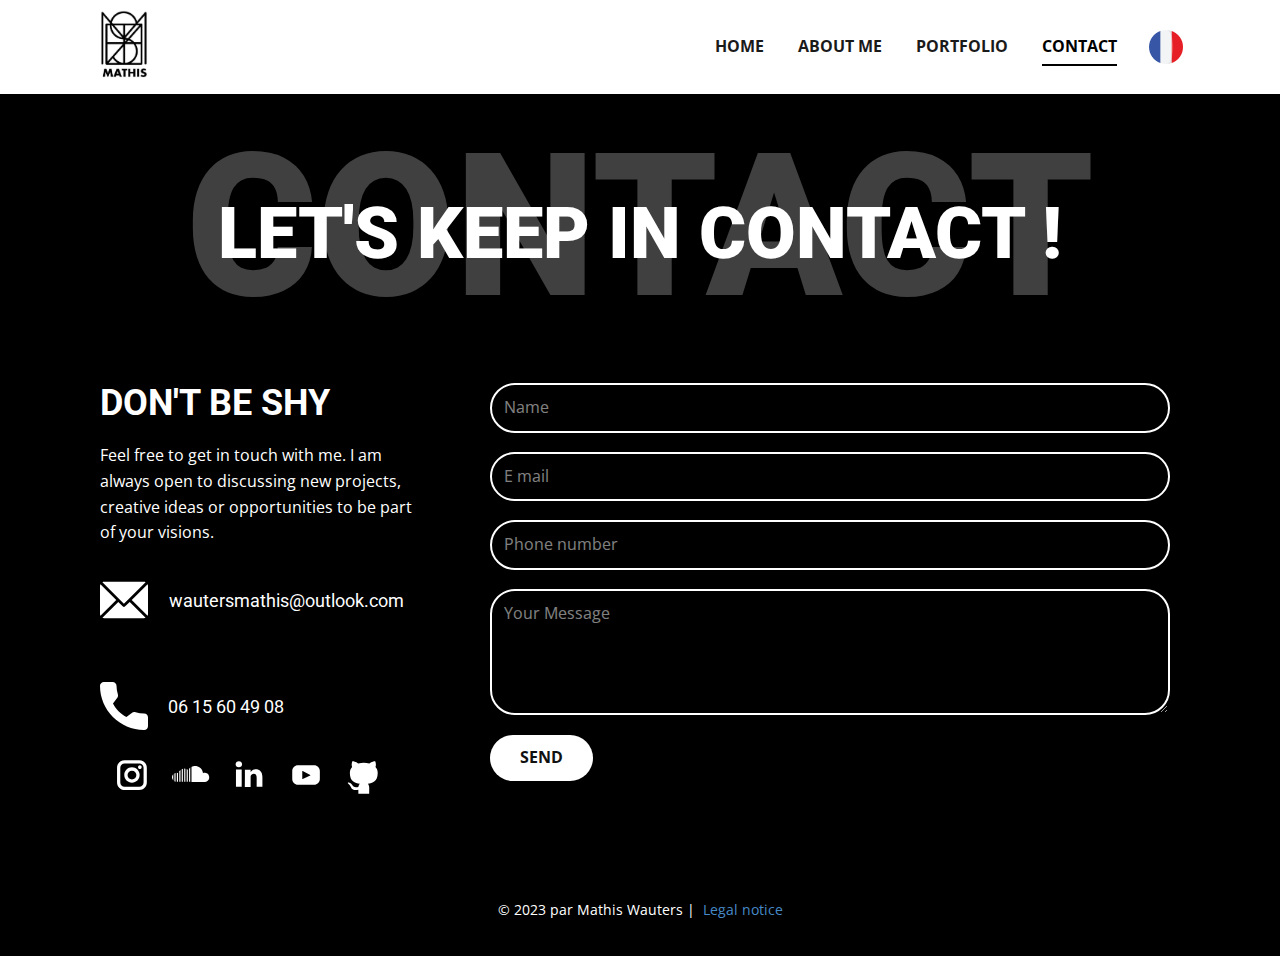
<file: en/Mathis-WAUTERS---Contact.html>
<!DOCTYPE html>
<html style="font-size: 16px;" lang="fr-FR">

<head>
  <meta name="viewport" content="width=device-width, initial-scale=1.0">
  <meta charset="utf-8">
  <meta name="keywords" content="contact, Restons en contact !, don&amp;apos;t be shy">
  <meta name="description" content="">
  <meta name="robots" content="noindex">
  <meta name="page_type" content="np-template-header-footer-from-plugin">
  <title>Mathis WAUTERS - Contact</title>
  <link rel="stylesheet" href="style.css" media="screen">
  <link rel="stylesheet" href="Mathis-WAUTERS---Contact.css" media="screen">
  <script class="u-script" type="text/javascript" src="jquery.js" defer=""></script>
  <script class="u-script" type="text/javascript" src="script.js" defer=""></script>
  <link rel="icon" href="images/favicon3.JPG">
  <link id="u-theme-google-font" rel="stylesheet"
    href="https://fonts.googleapis.com/css?family=Roboto:100,100i,300,300i,400,400i,500,500i,700,700i,900,900i|Open+Sans:300,300i,400,400i,500,500i,600,600i,700,700i,800,800i">



  <script type="application/ld+json">{
		"@context": "http://schema.org",
		"@type": "Organization",
		"name": "Mathis WAUTERS EN",
		"logo": "images/petit1610708095265.jpg"
}</script>
  <meta name="theme-color" content="#478ac9">
  <meta property="og:title" content="Mathis WAUTERS - Contact">
  <meta property="og:description" content="">
  <meta property="og:type" content="website">
</head>

<body class="u-body u-xl-mode">
  <header
    class="u-border-2 u-border-black u-border-no-left u-border-no-right u-border-no-top u-clearfix u-custom-border u-header u-header"
    id="sec-82a1">
    <div class="u-clearfix u-sheet u-sheet-1">
      <a href="Mathis-WAUTERS---Home.html" data-page-id="98618448" class="u-image u-logo u-image-1"
        data-image-width="353" data-image-height="403" title="Mathis WAUTERS - Accueil">
        <img src="images/petit1610708095265.jpg" class="u-logo-image u-logo-image-1">
      </a>
      <nav class="u-menu u-menu-dropdown u-offcanvas u-menu-1" data-position="">
        <div class="menu-collapse"
          style="font-size: 1rem; letter-spacing: 0px; font-weight: 700; text-transform: uppercase;">
          <a class="u-button-style u-custom-active-border-color u-custom-border u-custom-border-color u-custom-borders u-custom-hover-border-color u-custom-left-right-menu-spacing u-custom-padding-bottom u-custom-text-active-color u-custom-text-color u-custom-text-hover-color u-custom-top-bottom-menu-spacing u-nav-link u-text-active-palette-1-base u-text-hover-palette-2-base"
            href="#">
            <svg class="u-svg-link" viewBox="0 0 24 24">
              <use xmlns:xlink="http://www.w3.org/1999/xlink" xlink:href="#menu-hamburger"></use>
            </svg>
            <svg class="u-svg-content" version="1.1" id="menu-hamburger" viewBox="0 0 16 16" x="0px" y="0px"
              xmlns:xlink="http://www.w3.org/1999/xlink" xmlns="http://www.w3.org/2000/svg">
              <g>
                <rect y="1" width="16" height="2"></rect>
                <rect y="7" width="16" height="2"></rect>
                <rect y="13" width="16" height="2"></rect>
              </g>
            </svg>
          </a>
        </div>
        <div class="u-custom-menu u-nav-container">
          <ul class="u-nav u-spacing-30 u-unstyled u-nav-1">
            <li class="u-nav-item"><a
                class="u-border-2 u-border-active-black u-border-hover-black u-border-no-left u-border-no-right u-border-no-top u-button-style u-nav-link u-text-active-black u-text-grey-90 u-text-hover-grey-90"
                href="Mathis-WAUTERS---Home.html" style="padding: 10px 0px;">Home</a>
            </li>
            <li class="u-nav-item"><a
                class="u-border-2 u-border-active-black u-border-hover-black u-border-no-left u-border-no-right u-border-no-top u-button-style u-nav-link u-text-active-black u-text-grey-90 u-text-hover-grey-90"
                href="Mathis-WAUTERS---About-me.html" style="padding: 10px 0px;">About me</a>
            </li>
            <li class="u-nav-item"><a
                class="u-border-2 u-border-active-black u-border-hover-black u-border-no-left u-border-no-right u-border-no-top u-button-style u-nav-link u-text-active-black u-text-grey-90 u-text-hover-grey-90"
                href="Mathis-WAUTERS---Portfolio.html" style="padding: 10px 0px;">Portfolio</a>
            </li>
            <li class="u-nav-item"><a
                class="u-border-2 u-border-active-black u-border-hover-black u-border-no-left u-border-no-right u-border-no-top u-button-style u-nav-link u-text-active-black u-text-grey-90 u-text-hover-grey-90"
                href="Mathis-WAUTERS---Contact.html" style="padding: 10px 0px;">Contact</a>
            </li>
          </ul>
        </div>
        <div class="u-custom-menu u-nav-container-collapse">
          <div class="u-black u-container-style u-inner-container-layout u-opacity u-opacity-95 u-sidenav">
            <div class="u-inner-container-layout u-sidenav-overflow">
              <div class="u-menu-close"></div>
              <ul class="u-align-center u-nav u-popupmenu-items u-unstyled u-nav-2">
                <li class="u-nav-item"><a class="u-button-style u-nav-link" href="Mathis-WAUTERS---Home.html"
                    style="padding: 10px 0px;">Home</a>
                </li>
                <li class="u-nav-item"><a class="u-button-style u-nav-link" href="Mathis-WAUTERS---About-me.html"
                    style="padding: 10px 0px;">About me</a>
                </li>
                <li class="u-nav-item"><a class="u-button-style u-nav-link" href="Mathis-WAUTERS---Portfolio.html"
                    style="padding: 10px 0px;">Portfolio</a>
                </li>
                <li class="u-nav-item"><a class="u-button-style u-nav-link" href="Mathis-WAUTERS---Contact.html"
                    style="padding: 10px 0px;">Contact</a>
                </li>
              </ul>
            </div>
          </div>
          <div class="u-black u-menu-overlay u-opacity u-opacity-70"></div>
        </div>
      </nav><span class="u-file-icon u-icon u-icon-1" data-href="https://mathiswauters.fr/"><img src="images/323315.png"
          alt=""></span>
    </div>
  </header>
  <section class="u-align-center u-black u-clearfix u-section-1" id="carousel_cd8e">
    <div class="u-clearfix u-sheet u-valign-middle-lg u-valign-middle-md u-valign-middle-xl u-sheet-1">
      <h1 class="u-text u-text-default u-text-grey-75 u-text-1">contact</h1>
      <h2 class="u-text u-text-default u-text-2"> Let's keep in contact !</h2>
      <div class="u-clearfix u-expanded-width u-layout-wrap u-layout-wrap-1">
        <div class="u-layout">
          <div class="u-layout-row">
            <div class="u-align-left u-container-style u-layout-cell u-left-cell u-size-20 u-layout-cell-1">
              <div
                class="u-container-layout u-valign-bottom-lg u-valign-bottom-md u-valign-bottom-sm u-valign-bottom-xl u-container-layout-1">
                <h2 class="u-text u-text-default u-text-3">don't be shy</h2>
                <p class="u-text u-text-default u-text-4">Feel free to get in touch with me. I am always open to
                  discussing new projects, creative ideas or opportunities to be part of your visions.</p><span
                  class="u-icon u-icon-circle u-icon-1"><svg class="u-svg-link" preserveAspectRatio="xMidYMin slice"
                    viewBox="0 0 512 512" style="">
                    <use xmlns:xlink="http://www.w3.org/1999/xlink" xlink:href="#svg-7817"></use>
                  </svg><svg xmlns="http://www.w3.org/2000/svg" xmlns:xlink="http://www.w3.org/1999/xlink" version="1.1"
                    id="svg-7817" x="0px" y="0px" viewBox="0 0 512 512" style="enable-background:new 0 0 512 512;"
                    xml:space="preserve" class="u-svg-content">
                    <g>
                      <g>
                        <path
                          d="M467,61H45c-6.927,0-13.412,1.703-19.279,4.51L255,294.789l51.389-49.387c0,0,0.004-0.005,0.005-0.007    c0.001-0.002,0.005-0.004,0.005-0.004L486.286,65.514C480.418,62.705,473.929,61,467,61z">
                        </path>
                      </g>
                    </g>
                    <g>
                      <g>
                        <path
                          d="M507.496,86.728L338.213,256.002L507.49,425.279c2.807-5.867,4.51-12.352,4.51-19.279V106    C512,99.077,510.301,92.593,507.496,86.728z">
                        </path>
                      </g>
                    </g>
                    <g>
                      <g>
                        <path
                          d="M4.51,86.721C1.703,92.588,0,99.073,0,106v300c0,6.923,1.701,13.409,4.506,19.274L173.789,256L4.51,86.721z">
                        </path>
                      </g>
                    </g>
                    <g>
                      <g>
                        <path
                          d="M317.002,277.213l-51.396,49.393c-2.93,2.93-6.768,4.395-10.605,4.395s-7.676-1.465-10.605-4.395L195,277.211    L25.714,446.486C31.582,449.295,38.071,451,45,451h422c6.927,0,13.412-1.703,19.279-4.51L317.002,277.213z">
                        </path>
                      </g>
                    </g>
                    <g></g>
                    <g></g>
                    <g></g>
                    <g></g>
                    <g></g>
                    <g></g>
                    <g></g>
                    <g></g>
                    <g></g>
                    <g></g>
                    <g></g>
                    <g></g>
                    <g></g>
                    <g></g>
                    <g></g>
                  </svg></span>
                <h6 class="u-text u-text-default u-text-5">wautersmathis@outlook.com</h6><span
                  class="u-icon u-icon-circle u-icon-2"><svg class="u-svg-link" preserveAspectRatio="xMidYMin slice"
                    viewBox="0 0 384 384" style="">
                    <use xmlns:xlink="http://www.w3.org/1999/xlink" xlink:href="#svg-2aad"></use>
                  </svg><svg xmlns="http://www.w3.org/2000/svg" xmlns:xlink="http://www.w3.org/1999/xlink" version="1.1"
                    id="svg-2aad" x="0px" y="0px" viewBox="0 0 384 384" style="enable-background:new 0 0 384 384;"
                    xml:space="preserve" class="u-svg-content">
                    <g>
                      <g>
                        <path
                          d="M353.188,252.052c-23.51,0-46.594-3.677-68.469-10.906c-10.719-3.656-23.896-0.302-30.438,6.417l-43.177,32.594    c-50.073-26.729-80.917-57.563-107.281-107.26l31.635-42.052c8.219-8.208,11.167-20.198,7.635-31.448    c-7.26-21.99-10.948-45.063-10.948-68.583C132.146,13.823,118.323,0,101.333,0H30.813C13.823,0,0,13.823,0,30.813    C0,225.563,158.438,384,353.188,384c16.99,0,30.813-13.823,30.813-30.813v-70.323C384,265.875,370.177,252.052,353.188,252.052z">
                        </path>
                      </g>
                    </g>
                    <g></g>
                    <g></g>
                    <g></g>
                    <g></g>
                    <g></g>
                    <g></g>
                    <g></g>
                    <g></g>
                    <g></g>
                    <g></g>
                    <g></g>
                    <g></g>
                    <g></g>
                    <g></g>
                    <g></g>
                  </svg></span>
                <h6 class="u-text u-text-default u-text-6">06 15 60 49 08</h6>
                <div class="u-hidden-md u-hidden-sm u-hidden-xs u-social-icons u-spacing-10 u-social-icons-1">
                  <a class="u-social-url" title="instagram" target="_blank"
                    href="https://instagram.com/mathis_waut"><span
                      class="u-icon u-social-icon u-social-instagram u-text-black u-icon-3"><svg class="u-svg-link"
                        preserveAspectRatio="xMidYMin slice" viewBox="0 0 112 112" style="">
                        <use xmlns:xlink="http://www.w3.org/1999/xlink" xlink:href="#svg-fa73"></use>
                      </svg><svg class="u-svg-content" viewBox="0 0 112 112" x="0" y="0" id="svg-fa73">
                        <circle fill="currentColor" cx="56.1" cy="56.1" r="55"></circle>
                        <path fill="#FFFFFF"
                          d="M55.9,38.2c-9.9,0-17.9,8-17.9,17.9C38,66,46,74,55.9,74c9.9,0,17.9-8,17.9-17.9C73.8,46.2,65.8,38.2,55.9,38.2
z M55.9,66.4c-5.7,0-10.3-4.6-10.3-10.3c-0.1-5.7,4.6-10.3,10.3-10.3c5.7,0,10.3,4.6,10.3,10.3C66.2,61.8,61.6,66.4,55.9,66.4z"></path>
                        <path fill="#FFFFFF"
                          d="M74.3,33.5c-2.3,0-4.2,1.9-4.2,4.2s1.9,4.2,4.2,4.2s4.2-1.9,4.2-4.2S76.6,33.5,74.3,33.5z">
                        </path>
                        <path fill="#FFFFFF" d="M73.1,21.3H38.6c-9.7,0-17.5,7.9-17.5,17.5v34.5c0,9.7,7.9,17.6,17.5,17.6h34.5c9.7,0,17.5-7.9,17.5-17.5V38.8
C90.6,29.1,82.7,21.3,73.1,21.3z M83,73.3c0,5.5-4.5,9.9-9.9,9.9H38.6c-5.5,0-9.9-4.5-9.9-9.9V38.8c0-5.5,4.5-9.9,9.9-9.9h34.5
c5.5,0,9.9,4.5,9.9,9.9V73.3z"></path>
                      </svg></span>
                  </a>
                  <a class="u-social-url" target="_blank" data-type="Soundcloud" title="Soundcloud"
                    href="https://soundcloud.com/mathis-wauters"><span
                      class="u-icon u-social-icon u-social-soundcloud u-text-black u-icon-4"><svg class="u-svg-link"
                        preserveAspectRatio="xMidYMin slice" viewBox="0 0 112 112" style="">
                        <use xmlns:xlink="http://www.w3.org/1999/xlink" xlink:href="#svg-6b27"></use>
                      </svg><svg class="u-svg-content" viewBox="0 0 112 112" x="0" y="0" id="svg-6b27">
                        <circle fill="currentColor" cx="56.1" cy="56.1" r="55"></circle>
                        <path fill="#FFFFFF"
                          d="M100.7,59.4c-2.1-10.1-12.2-8.7-14.4-7.6c0,0-0.6-12.8-13.9-16.2c0,0-7-2-12.9,1.5v35c0.9,0,1.8,0,2.7,0
	c2.2,0,4.4,0,6.5,0c2.8,0,5.5,0,8.3,0c2.7,0,5.4,0,8,0c2.1,0,4.1,0,6.2,0c1.6,0,2.6-0.5,3.9-1.1C98,69.3,102.1,66,100.7,59.4z"></path>
                        <polygon fill="#FFFFFF" points="53.8,72 56.6,72 56.6,38.7 53.8,41.2 "></polygon>
                        <polygon fill="#FFFFFF" points="48.2,72 50.9,72 50.9,43.5 48.2,42 "></polygon>
                        <polygon fill="#FFFFFF" points="42.5,72 45.2,72 45.2,41.3 42.5,40.9 "></polygon>
                        <polygon fill="#FFFFFF" points="36.7,72 39.4,72 39.4,41.3 36.7,42.4 "></polygon>
                        <polygon fill="#FFFFFF" points="31,72 33.8,72 33.8,44.3 31,47 "></polygon>
                        <polygon fill="#FFFFFF" points="25.3,72 28,72 28,51.6 25.3,51 "></polygon>
                        <polygon fill="#FFFFFF" points="19.6,70.8 22.3,72 22.3,51.2 19.6,52.3 "></polygon>
                        <path fill="#FFFFFF" d="M16.9,68.6V54.5C16.9,54.5,10.4,60.9,16.9,68.6z"></path>
                      </svg></span>
                  </a>
                  <a class="u-social-url" target="_blank" data-type="LinkedIn" title="LinkedIn"
                    href="https://www.linkedin.com/in/mathiswauters/"><span
                      class="u-icon u-social-icon u-social-linkedin u-text-black u-icon-5"><svg class="u-svg-link"
                        preserveAspectRatio="xMidYMin slice" viewBox="0 0 112 112" style="">
                        <use xmlns:xlink="http://www.w3.org/1999/xlink" xlink:href="#svg-4876"></use>
                      </svg><svg class="u-svg-content" viewBox="0 0 112 112" x="0" y="0" id="svg-4876">
                        <circle fill="currentColor" cx="56.1" cy="56.1" r="55"></circle>
                        <path fill="#FFFFFF" d="M41.3,83.7H27.9V43.4h13.4V83.7z M34.6,37.9L34.6,37.9c-4.6,0-7.5-3.1-7.5-7c0-4,3-7,7.6-7s7.4,3,7.5,7
            C42.2,34.8,39.2,37.9,34.6,37.9z M89.6,83.7H76.2V62.2c0-5.4-1.9-9.1-6.8-9.1c-3.7,0-5.9,2.5-6.9,4.9c-0.4,0.9-0.4,2.1-0.4,3.3v22.5
            H48.7c0,0,0.2-36.5,0-40.3h13.4v5.7c1.8-2.7,5-6.7,12.1-6.7c8.8,0,15.4,5.8,15.4,18.1V83.7z"></path>
                      </svg></span>
                  </a>
                  <a class="u-social-url" target="_blank" data-type="YouTube" title="YouTube"
                    href="https://www.youtube.com/channel/UCYos_1NQ1msrE0L66Jc0PIA"><span
                      class="u-icon u-social-icon u-social-youtube u-text-black u-icon-6"><svg class="u-svg-link"
                        preserveAspectRatio="xMidYMin slice" viewBox="0 0 112 112" style="">
                        <use xmlns:xlink="http://www.w3.org/1999/xlink" xlink:href="#svg-417b"></use>
                      </svg><svg class="u-svg-content" viewBox="0 0 112 112" x="0" y="0" id="svg-417b">
                        <circle fill="currentColor" cx="56.1" cy="56.1" r="55"></circle>
                        <path fill="#FFFFFF"
                          d="M74.9,33.3H37.3c-7.4,0-13.4,6-13.4,13.4v18.8c0,7.4,6,13.4,13.4,13.4h37.6c7.4,0,13.4-6,13.4-13.4V46.7 C88.3,39.3,82.3,33.3,74.9,33.3L74.9,33.3z M65.9,57l-17.6,8.4c-0.5,0.2-1-0.1-1-0.6V47.5c0-0.5,0.6-0.9,1-0.6l17.6,8.9 C66.4,56,66.4,56.8,65.9,57L65.9,57z">
                        </path>
                      </svg></span>
                  </a>
                  <a class="u-social-url" target="_blank" data-type="Github" title="Github"
                    href="https://github.com/DrPicode"><span
                      class="u-icon u-social-github u-social-icon u-text-black u-icon-7"><svg class="u-svg-link"
                        preserveAspectRatio="xMidYMin slice" viewBox="0 0 112 112" style="">
                        <use xmlns:xlink="http://www.w3.org/1999/xlink" xlink:href="#svg-c7cb"></use>
                      </svg><svg class="u-svg-content" viewBox="0 0 112 112" x="0" y="0" id="svg-c7cb">
                        <circle fill="currentColor" cx="56.1" cy="56.1" r="55"></circle>
                        <path fill="#FFFFFF" d="M88,51.3c0-5.5-1.9-10.2-5.3-13.7c0.6-1.3,2.3-6.5-0.5-13.5c0,0-4.2-1.4-14,5.3c-4.1-1.1-8.4-1.7-12.7-1.8
	c-4.3,0-8.7,0.6-12.7,1.8c-9.7-6.6-14-5.3-14-5.3c-2.8,7-1,12.2-0.5,13.5C25,41.2,23,45.7,23,51.3c0,19.6,11.9,23.9,23.3,25.2
	c-1.5,1.3-2.8,3.5-3.2,6.8c-3,1.3-10.2,3.6-14.9-4.3c0,0-2.7-4.9-7.8-5.3c0,0-5-0.1-0.4,3.1c0,0,3.3,1.6,5.6,7.5c0,0,3,9.1,17.2,6
	c0,4.3,0.1,8.3,0.1,9.5h25.2c0-1.7,0.1-7.2,0.1-14c0-4.7-1.7-7.9-3.4-9.4C76,75.2,88,70.9,88,51.3z"></path>
                      </svg></span>
                  </a>
                </div>
              </div>
            </div>
            <div class="u-container-style u-layout-cell u-right-cell u-size-40 u-layout-cell-2">
              <div class="u-container-layout u-container-layout-2">
                <div class="u-expanded-width-lg u-expanded-width-md u-expanded-width-xl u-form u-form-1">
                  <form action="#" method="POST" class="u-clearfix u-form-spacing-19 u-form-vertical u-inner-form"
                    style="padding: 10px" source="custom" name="form">
                    <div class="u-form-group u-form-name">
                      <label for="name-dee9" class="u-form-control-hidden u-label">Name</label>
                      <input type="text" placeholder="Name" id="name-dee9" name="name"
                        class="u-border-2 u-border-white u-input u-input-rectangle u-radius-25" required="">
                    </div>
                    <div class="u-form-email u-form-group">
                      <label for="email-dee9" class="u-form-control-hidden u-label">Email</label>
                      <input type="email" placeholder="E mail" id="email-dee9" name="email"
                        class="u-border-2 u-border-white u-input u-input-rectangle u-radius-25" required="">
                    </div>
                    <div class="u-form-group u-form-phone u-form-group-3">
                      <label for="phone-47b8" class="u-form-control-hidden u-label"></label>
                      <input type="tel"
                        pattern="\+?\d{0,2}[\s\(\-]?([0-9]{3})[\s\)\-]?([\s\-]?)([0-9]{3})[\s\-]?([0-9]{2})[\s\-]?([0-9]{2})"
                        placeholder="Phone number" id="phone-47b8" name="phone"
                        class="u-border-2 u-border-white u-input u-input-rectangle u-radius-25" required="">
                    </div>
                    <div class="u-form-group u-form-message">
                      <label for="message-dee9" class="u-form-control-hidden u-label">Message</label>
                      <textarea placeholder="Your Message" rows="4" cols="50" id="message-dee9" name="message"
                        class="u-border-2 u-border-white u-input u-input-rectangle u-radius-25" required=""></textarea>
                    </div>
                    <div class="u-align-left u-form-group u-form-submit">
                      <a href="#"
                        class="u-border-none u-btn u-btn-round u-btn-submit u-button-style u-radius-30 u-white u-btn-1">SEND</a>
                      <input type="submit" value="submit" class="u-form-control-hidden">
                    </div>
                    <div class="u-form-send-message u-form-send-success"> Thank you! Your message has been sent. </div>
                    <div class="u-form-send-error u-form-send-message"> Unable to send your message. Please fix errors
                      then try again. </div>
                    <input type="hidden" value="" name="recaptchaResponse">
                  </form>
                </div>
              </div>
            </div>
          </div>
        </div>
      </div>
    </div>
  </section>



  <footer class="u-align-center u-black u-clearfix u-footer u-footer" id="sec-4aad">
    <div class="u-clearfix u-sheet u-valign-middle u-sheet-1">
      <p class="u-small-text u-text u-text-variant u-text-1">
        <br>© 2023 par Mathis Wauters |&nbsp;<a href="Mathis-WAUTERS---Legal-notice.html" data-page-id="1748713072"
          class="u-active-none u-border-none u-btn u-button-link u-button-style u-hover-none u-none u-text-palette-1-base u-btn-1">
          Legal notice</a>
      </p>
    </div>
  </footer>
</body>

</html>
</file>
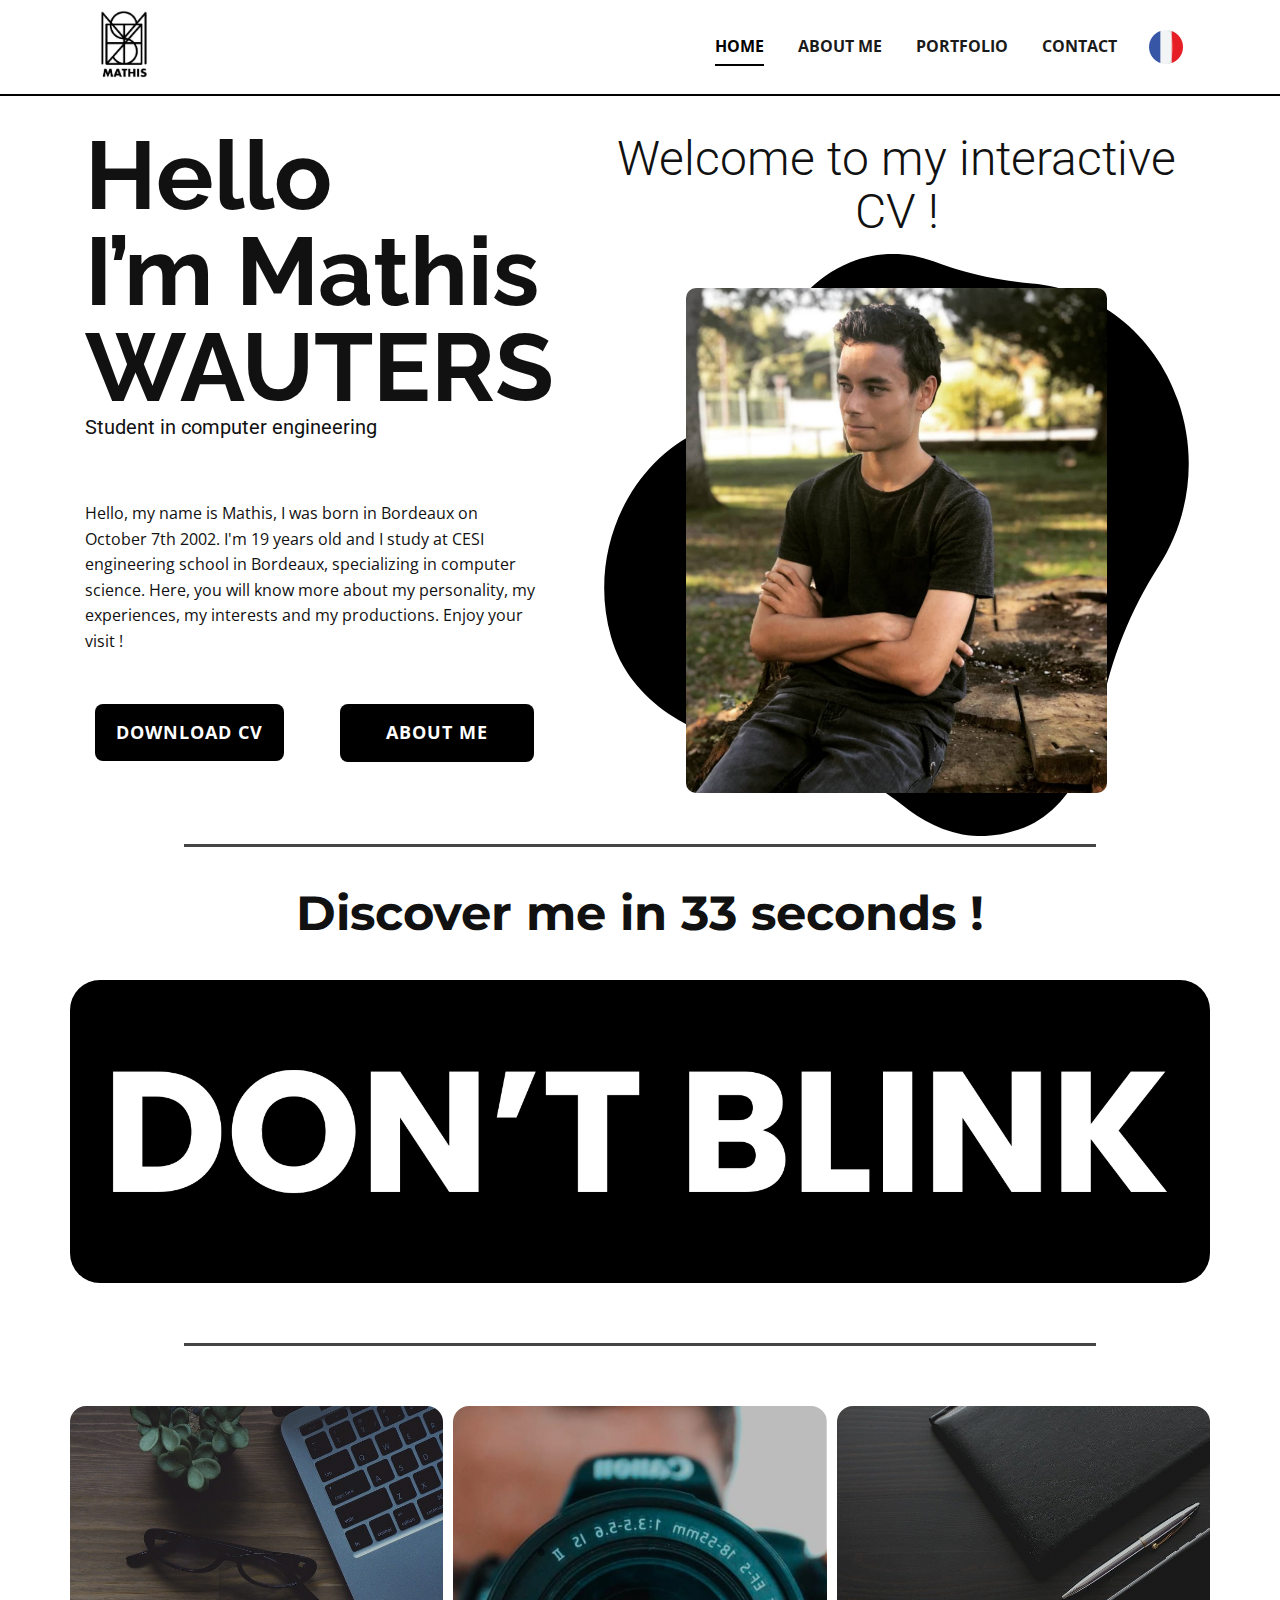
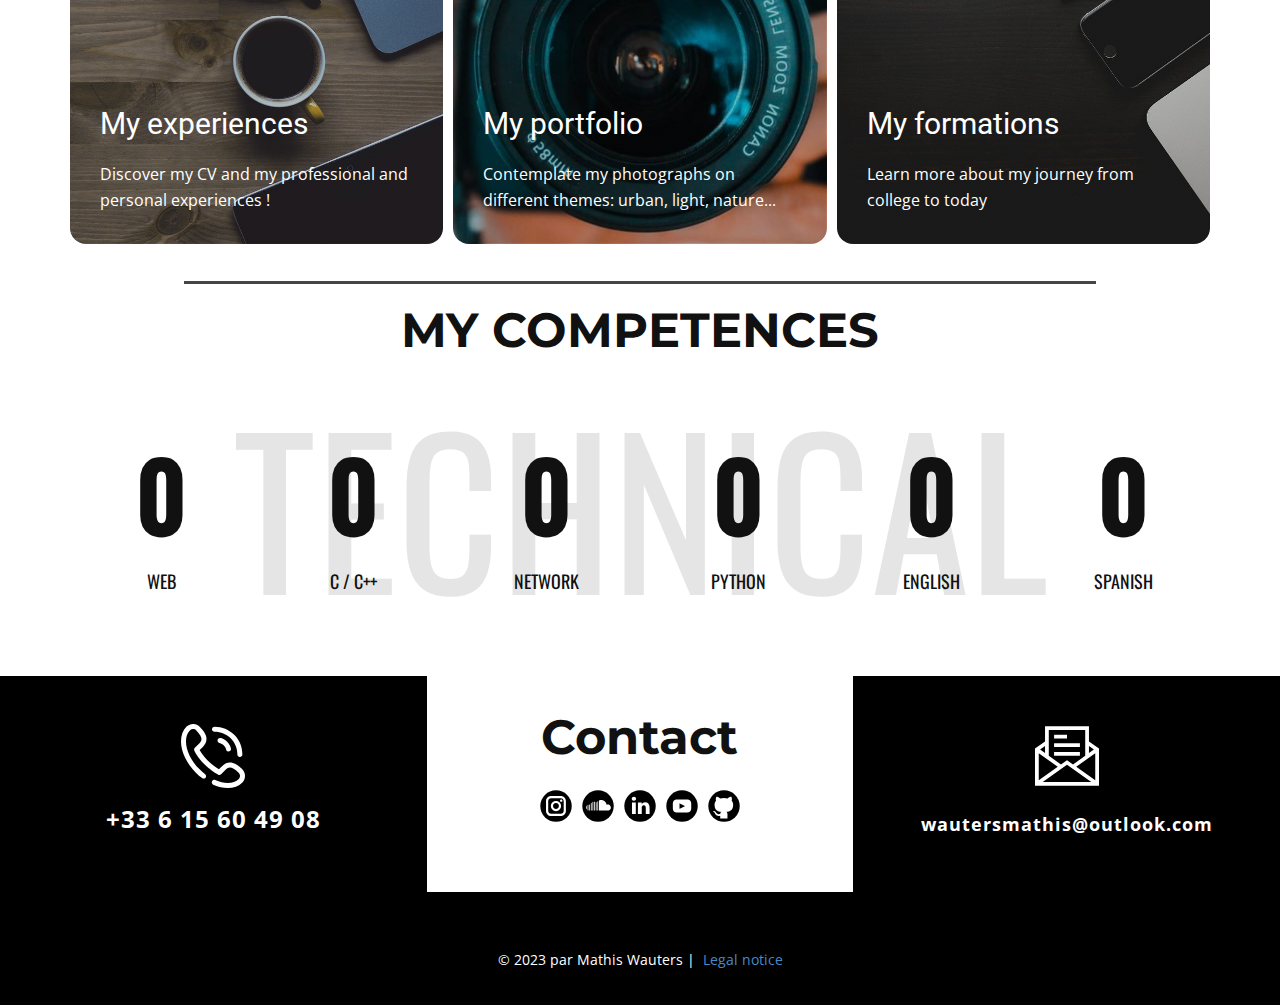
<file: en/Mathis-WAUTERS---Home.html>
<!DOCTYPE html>
<html style="font-size: 16px;" lang="fr-FR">

<head>
  <meta name="viewport" content="width=device-width, initial-scale=1.0">
  <meta charset="utf-8">
  <meta name="keywords" content="Mathis WAUTERS CV, portfolio, English, engineer">
  <meta name="description"
    content="Welcome to my Interactive Resume, here you will learn more about my personality, my experiences, my interests and my productions.">
  <meta name="page_type" content="np-template-header-footer-from-plugin">
  <meta property="og:title" content="Interactive CV Mathis WAUTERS">
  <meta property="og:description"
    content="Here, you will learn more about my personality, my experiences, my interests and my productions.">
  <meta property="og:image" content="http://en.mathiswauters.fr/images/Logofinal.jpg">
  <meta property="og:url" content="http://en.mathiswauters.fr">
  <title>Mathis WAUTERS - Home</title>
  <link rel="stylesheet" href="style.css" media="screen">
  <link rel="stylesheet" href="Mathis-WAUTERS---Home.css" media="screen">
  <script class="u-script" type="text/javascript" src="jquery.js" defer=""></script>
  <script class="u-script" type="text/javascript" src="script.js" defer=""></script>
  <link rel="icon" href="images/favicon3.JPG">
  <link id="u-theme-google-font" rel="stylesheet"
    href="https://fonts.googleapis.com/css?family=Roboto:100,100i,300,300i,400,400i,500,500i,700,700i,900,900i|Open+Sans:300,300i,400,400i,500,500i,600,600i,700,700i,800,800i">
  <link id="u-page-google-font" rel="stylesheet"
    href="https://fonts.googleapis.com/css?family=Raleway:100,100i,200,200i,300,300i,400,400i,500,500i,600,600i,700,700i,800,800i,900,900i|Roboto:100,100i,300,300i,400,400i,500,500i,700,700i,900,900i|Montserrat:100,100i,200,200i,300,300i,400,400i,500,500i,600,600i,700,700i,800,800i,900,900i|Oswald:200,300,400,500,600,700">







  <script type="application/ld+json">{
		"@context": "http://schema.org",
		"@type": "Organization",
		"name": "Mathis WAUTERS EN",
		"logo": "images/petit1610708095265.jpg"
}</script>
  <meta name="theme-color" content="#478ac9">
  <meta property="og:type" content="website">
</head>

<body class="u-body u-xl-mode">
  <header
    class="u-border-2 u-border-black u-border-no-left u-border-no-right u-border-no-top u-clearfix u-custom-border u-header u-header"
    id="sec-82a1">
    <div class="u-clearfix u-sheet u-sheet-1">
      <a href="Mathis-WAUTERS---Home.html" data-page-id="98618448" class="u-image u-logo u-image-1"
        data-image-width="353" data-image-height="403" title="Mathis WAUTERS - Accueil">
        <img src="images/petit1610708095265.jpg" class="u-logo-image u-logo-image-1">
      </a>
      <nav class="u-menu u-menu-dropdown u-offcanvas u-menu-1" data-position="">
        <div class="menu-collapse"
          style="font-size: 1rem; letter-spacing: 0px; font-weight: 700; text-transform: uppercase;">
          <a class="u-button-style u-custom-active-border-color u-custom-border u-custom-border-color u-custom-borders u-custom-hover-border-color u-custom-left-right-menu-spacing u-custom-padding-bottom u-custom-text-active-color u-custom-text-color u-custom-text-hover-color u-custom-top-bottom-menu-spacing u-nav-link u-text-active-palette-1-base u-text-hover-palette-2-base"
            href="#">
            <svg class="u-svg-link" viewBox="0 0 24 24">
              <use xmlns:xlink="http://www.w3.org/1999/xlink" xlink:href="#menu-hamburger"></use>
            </svg>
            <svg class="u-svg-content" version="1.1" id="menu-hamburger" viewBox="0 0 16 16" x="0px" y="0px"
              xmlns:xlink="http://www.w3.org/1999/xlink" xmlns="http://www.w3.org/2000/svg">
              <g>
                <rect y="1" width="16" height="2"></rect>
                <rect y="7" width="16" height="2"></rect>
                <rect y="13" width="16" height="2"></rect>
              </g>
            </svg>
          </a>
        </div>
        <div class="u-custom-menu u-nav-container">
          <ul class="u-nav u-spacing-30 u-unstyled u-nav-1">
            <li class="u-nav-item"><a
                class="u-border-2 u-border-active-black u-border-hover-black u-border-no-left u-border-no-right u-border-no-top u-button-style u-nav-link u-text-active-black u-text-grey-90 u-text-hover-grey-90"
                href="Mathis-WAUTERS---Home.html" style="padding: 10px 0px;">Home</a>
            </li>
            <li class="u-nav-item"><a
                class="u-border-2 u-border-active-black u-border-hover-black u-border-no-left u-border-no-right u-border-no-top u-button-style u-nav-link u-text-active-black u-text-grey-90 u-text-hover-grey-90"
                href="Mathis-WAUTERS---About-me.html" style="padding: 10px 0px;">About me</a>
            </li>
            <li class="u-nav-item"><a
                class="u-border-2 u-border-active-black u-border-hover-black u-border-no-left u-border-no-right u-border-no-top u-button-style u-nav-link u-text-active-black u-text-grey-90 u-text-hover-grey-90"
                href="Mathis-WAUTERS---Portfolio.html" style="padding: 10px 0px;">Portfolio</a>
            </li>
            <li class="u-nav-item"><a
                class="u-border-2 u-border-active-black u-border-hover-black u-border-no-left u-border-no-right u-border-no-top u-button-style u-nav-link u-text-active-black u-text-grey-90 u-text-hover-grey-90"
                href="Mathis-WAUTERS---Contact.html" style="padding: 10px 0px;">Contact</a>
            </li>
          </ul>
        </div>
        <div class="u-custom-menu u-nav-container-collapse">
          <div class="u-black u-container-style u-inner-container-layout u-opacity u-opacity-95 u-sidenav">
            <div class="u-inner-container-layout u-sidenav-overflow">
              <div class="u-menu-close"></div>
              <ul class="u-align-center u-nav u-popupmenu-items u-unstyled u-nav-2">
                <li class="u-nav-item"><a class="u-button-style u-nav-link" href="Mathis-WAUTERS---Home.html"
                    style="padding: 10px 0px;">Home</a>
                </li>
                <li class="u-nav-item"><a class="u-button-style u-nav-link" href="Mathis-WAUTERS---About-me.html"
                    style="padding: 10px 0px;">About me</a>
                </li>
                <li class="u-nav-item"><a class="u-button-style u-nav-link" href="Mathis-WAUTERS---Portfolio.html"
                    style="padding: 10px 0px;">Portfolio</a>
                </li>
                <li class="u-nav-item"><a class="u-button-style u-nav-link" href="Mathis-WAUTERS---Contact.html"
                    style="padding: 10px 0px;">Contact</a>
                </li>
              </ul>
            </div>
          </div>
          <div class="u-black u-menu-overlay u-opacity u-opacity-70"></div>
        </div>
      </nav><span class="u-file-icon u-icon u-icon-1" data-href="https://mathiswauters.fr/"><img src="images/323315.png"
          alt=""></span>
    </div>
  </header>
  <section class="u-clearfix u-section-1" id="carousel_fb55">
    <div class="u-clearfix u-sheet u-valign-middle u-sheet-1">
      <div class="u-clearfix u-expanded-width u-gutter-0 u-layout-wrap u-layout-wrap-1">
        <div class="u-layout">
          <div class="u-layout-row">
            <div
              class="u-container-style u-layout-cell u-right-cell u-shape-rectangle u-size-27-xl u-size-30-lg u-size-30-md u-size-30-sm u-size-30-xs u-white u-layout-cell-1">
              <div class="u-container-layout u-container-layout-1">
                <h2 class="u-align-left u-custom-font u-font-raleway u-text u-text-1">Hello <br>I’m Mathis WAUTERS
                </h2>
                <h5 class="u-align-center u-text u-text-2"> Student in computer engineering</h5>
                <p class="u-align-left-md u-align-left-sm u-align-left-xs u-text u-text-3">Hello, my name is Mathis, I
                  was born in Bordeaux on October 7th 2002. I'm 19 years old and I study at CESI engineering school in
                  Bordeaux, specializing in computer science. Here, you will know more about my personality, my
                  experiences, my interests and my productions. Enjoy your visit !</p>
                <a href="files/MathisWAUTERSCV-EN-1.pdf"
                  class="u-active-grey-25 u-align-center u-black u-border-none u-btn u-btn-round u-button-style u-file-link u-hidden-xs u-hover-grey-25 u-radius-8 u-text-active-black u-text-body-alt-color u-text-hover-white u-btn-1">Download
                  cV</a>
                <a href="Mathis-WAUTERS---About-me.html" data-page-id="10380324"
                  class="u-active-grey-25 u-align-center u-black u-border-none u-btn u-btn-round u-button-style u-hidden-xs u-hover-grey-25 u-radius-8 u-text-active-black u-text-body-alt-color u-text-hover-white u-btn-2">ABOUT
                  ME</a>
              </div>
            </div>
            <div
              class="u-align-center u-container-style u-layout-cell u-left-cell u-size-30-lg u-size-30-md u-size-30-sm u-size-30-xs u-size-33-xl u-layout-cell-2">
              <div class="u-container-layout u-container-layout-2">
                <h1 class="u-hidden-sm u-hidden-xs u-text u-text-4"> Welcome to my interactive CV !</h1>
                <div class="u-expanded-width-xs u-shape u-shape-svg u-text-black u-shape-1">
                  <svg class="u-svg-link" preserveAspectRatio="none" viewBox="0 0 160 150" style="">
                    <use xmlns:xlink="http://www.w3.org/1999/xlink" xlink:href="#svg-dd3d"></use>
                  </svg>
                  <svg xmlns="http://www.w3.org/2000/svg" xmlns:xlink="http://www.w3.org/1999/xlink" version="1.1"
                    xml:space="preserve" class="u-svg-content" viewBox="0 0 160 150" x="0px" y="0px" id="svg-dd3d">
                    <path d="M43.2,126.9c14.2,1.3,27.6,7,39.1,15.6c8.3,6.1,19.4,10.3,32.7,5.3c11.7-4.4,18.6-17.4,21-30.2c2.6-13.3,8.1-25.9,15.7-37.1
	c8.3-12.1,10.8-27.9,5.3-42.7C150.5,20.3,134.6,9,117,7.6C107.9,6.9,98.8,5,90.1,1.9C83-0.6,75-0.7,67.4,2.1
	c-9.9,3.7-17,11.6-20.1,21c-3.3,10.1-10.9,18-20.6,22.2c-0.1,0-0.1,0.1-0.2,0.1c-20.3,8.9-31,32-24.6,53.2
	C6.9,115.6,25.2,125.2,43.2,126.9z"></path>
                  </svg>
                </div>
                <img class="u-image u-image-round u-radius-10 u-image-1" src="images/Capture.PNG" alt=""
                  data-image-width="738" data-image-height="886">
              </div>
            </div>
          </div>
        </div>
      </div>
      <div
        class="u-border-3 u-border-grey-dark-1 u-expanded-width-md u-expanded-width-sm u-expanded-width-xs u-line u-line-horizontal u-line-1">
      </div>
    </div>
  </section>
  <section class="u-align-center u-clearfix u-white u-section-2" id="sec-21e4">
    <div class="u-clearfix u-sheet u-valign-middle-md u-sheet-1">
      <h2 class="u-custom-font u-font-montserrat u-text u-text-1">Discover me in 33 seconds !</h2>
      <div class="u-expanded-width-xl u-list u-list-1">
        <div class="u-repeater u-repeater-1">
          <div
            class="u-container-style u-custom-item u-file-link u-list-item u-radius-30 u-repeater-item u-shape-round u-uploaded-video u-video"
            data-href="npv://user.desktop.nicepage.com/Site_18008527/files/CVVidoFR-1.mp4">
            <div class="u-background-video u-expanded" style="">
              <div class="embed-responsive">
                <video class="embed-responsive-item" data-autoplay="1" loop="" muted="" autoplay="autoplay"
                  playsinline="">
                  <source src="files/CVVidoEN.mp4" type="video/mp4">
                  <p>Your browser does not support HTML5 video.</p>
                </video>
              </div>
            </div>
            <div class="u-container-layout u-similar-container u-container-layout-1"></div>
          </div>
        </div>
      </div>
      <div class="u-border-3 u-border-grey-dark-1 u-expanded-width-xs u-line u-line-horizontal u-line-1"></div>
    </div>
  </section>
  <section class="u-clearfix u-section-3" id="sec-1824">
    <div class="u-clearfix u-sheet u-valign-middle-md u-valign-middle-sm u-valign-middle-xs u-sheet-1">
      <div class="u-expanded-width u-list u-list-1">
        <div class="u-repeater u-repeater-1">
          <div
            class="u-container-style u-image u-image-round u-list-item u-radius-16 u-repeater-item u-shading u-image-1"
            data-image-width="150" data-image-height="99" data-href="Mathis-WAUTERS---About-me.html#sec-b8e4"
            data-page-id="10380324">
            <div class="u-container-layout u-similar-container u-valign-top u-container-layout-1">
              <h3 class="u-text u-text-default u-text-1">My experiences</h3>
              <p class="u-text u-text-default u-text-2"> Discover my CV and my professional and personal experiences !
              </p>
            </div>
          </div>
          <div
            class="u-container-style u-image u-image-round u-list-item u-radius-16 u-repeater-item u-shading u-image-2"
            data-image-width="931" data-image-height="619" data-href="Mathis-WAUTERS---Portfolio.html"
            data-page-id="30402758">
            <div class="u-container-layout u-similar-container u-valign-top u-container-layout-2">
              <h3 class="u-text u-text-default u-text-3">My portfolio</h3>
              <p class="u-text u-text-default u-text-4">Contemplate my photographs on different themes: urban, light,
                nature...</p>
            </div>
          </div>
          <div
            class="u-container-style u-image u-image-round u-list-item u-radius-16 u-repeater-item u-shading u-image-3"
            data-image-width="1280" data-image-height="853" data-href="Mathis-WAUTERS---About-me.html#carousel_fa4b"
            data-page-id="10380324">
            <div class="u-container-layout u-similar-container u-valign-top u-container-layout-3">
              <h3 class="u-text u-text-default u-text-5">My formations</h3>
              <p class="u-text u-text-default u-text-6">Learn more about my journey from college to today&nbsp;</p>
            </div>
          </div>
        </div>
      </div>
      <div class="u-border-3 u-border-grey-dark-1 u-line u-line-horizontal u-line-1"></div>
      <h1 class="u-align-center u-custom-font u-font-montserrat u-text u-text-7">MY COMPETENCES</h1>
    </div>
  </section>
  <section class="u-align-center-lg u-align-center-md u-align-left-sm u-align-left-xs u-clearfix u-section-4"
    id="carousel_b328">
    <div class="u-clearfix u-sheet u-valign-middle-md u-valign-middle-sm u-valign-middle-xs u-sheet-1">
      <h2 class="u-align-center u-custom-font u-font-oswald u-text u-text-grey-10 u-text-1">Technical</h2>
      <div class="u-expanded-width-lg u-expanded-width-md u-expanded-width-sm u-expanded-width-xs u-list u-list-1">
        <div class="u-repeater u-repeater-1">
          <div
            class="u-align-center-xl u-align-left-lg u-align-left-md u-align-left-sm u-align-left-xs u-container-style u-list-item u-repeater-item">
            <div class="u-container-layout u-similar-container u-valign-top-lg u-container-layout-1">
              <h3 class="u-custom-font u-font-oswald u-text u-text-2" data-animation-name="counter"
                data-animation-event="scroll" data-animation-duration="3000">70</h3>
              <h6 class="u-custom-font u-font-oswald u-text u-text-default u-text-3">WEB</h6>
            </div>
          </div>
          <div
            class="u-align-center-xl u-align-left-lg u-align-left-md u-align-left-sm u-align-left-xs u-container-style u-list-item u-repeater-item">
            <div class="u-container-layout u-similar-container u-valign-top-lg u-container-layout-2">
              <h3 class="u-custom-font u-font-oswald u-text u-text-4" data-animation-name="counter"
                data-animation-event="scroll" data-animation-duration="3000">40</h3>
              <h6 class="u-custom-font u-font-oswald u-text u-text-default u-text-5">C / C++</h6>
            </div>
          </div>
          <div
            class="u-align-center-xl u-align-left-lg u-align-left-md u-align-left-sm u-align-left-xs u-container-style u-list-item u-repeater-item">
            <div class="u-container-layout u-similar-container u-valign-top-lg u-container-layout-3">
              <h3 class="u-custom-font u-font-oswald u-text u-text-6" data-animation-name="counter"
                data-animation-event="scroll" data-animation-duration="3000">50<br>
              </h3>
              <h6 class="u-custom-font u-font-oswald u-text u-text-default u-text-7">NETWORK</h6>
            </div>
          </div>
          <div
            class="u-align-center-xl u-align-left-lg u-align-left-md u-align-left-sm u-align-left-xs u-container-style u-list-item u-repeater-item">
            <div class="u-container-layout u-similar-container u-valign-top-lg u-container-layout-4">
              <h3 class="u-custom-font u-font-oswald u-text u-text-8" data-animation-name="counter"
                data-animation-event="scroll" data-animation-duration="3000">70</h3>
              <h6 class="u-custom-font u-font-oswald u-text u-text-default u-text-9">Python</h6>
            </div>
          </div>
          <div
            class="u-align-center-xl u-align-left-lg u-align-left-md u-align-left-sm u-align-left-xs u-container-style u-list-item u-repeater-item">
            <div class="u-container-layout u-similar-container u-valign-top-lg u-container-layout-5">
              <h3 class="u-custom-font u-font-oswald u-text u-text-10" data-animation-name="counter"
                data-animation-event="scroll" data-animation-duration="3000">80</h3>
              <h6 class="u-custom-font u-font-oswald u-text u-text-default u-text-11">English</h6>
            </div>
          </div>
          <div
            class="u-align-center-xl u-align-left-lg u-align-left-md u-align-left-sm u-align-left-xs u-container-style u-list-item u-repeater-item">
            <div class="u-container-layout u-similar-container u-valign-top-lg u-container-layout-6">
              <h3 class="u-custom-font u-font-oswald u-text u-text-12" data-animation-name="counter"
                data-animation-event="scroll" data-animation-duration="3000">50</h3>
              <h6 class="u-custom-font u-font-oswald u-text u-text-default u-text-13">Spanish</h6>
            </div>
          </div>
        </div>
      </div>
    </div>
  </section>
  <section class="u-align-center u-clearfix u-valign-middle u-section-5" id="carousel_7e4b">
    <div class="u-clearfix u-expanded-width u-layout-wrap u-layout-wrap-1">
      <div class="u-layout">
        <div class="u-layout-col">
          <div class="u-size-60">
            <div class="u-layout-row">
              <div
                class="u-align-center u-black u-container-style u-layout-cell u-left-cell u-size-20-lg u-size-20-xl u-size-22-md u-size-22-sm u-size-22-xs u-layout-cell-1">
                <div
                  class="u-container-layout u-valign-top-lg u-valign-top-md u-valign-top-sm u-valign-top-xs u-container-layout-1">
                  <span class="u-icon u-icon-circle u-text-white u-icon-1"><svg class="u-svg-link"
                      preserveAspectRatio="xMidYMin slice" viewBox="0 0 511.999 511.999" style="">
                      <use xmlns:xlink="http://www.w3.org/1999/xlink" xlink:href="#svg-0d08"></use>
                    </svg><svg class="u-svg-content" viewBox="0 0 511.999 511.999" x="0px" y="0px" id="svg-0d08"
                      style="enable-background:new 0 0 511.999 511.999;">
                      <g>
                        <g>
                          <g>
                            <path
                              d="M267.998,61.092c0.337,0,0.665-0.002,1-0.002c48.74,0,94.412,18.844,128.686,53.118     c34.557,34.557,53.459,80.618,53.225,129.697c-0.052,11.045,8.859,20.042,19.905,20.095c0.033,0,0.064,0,0.097,0     c10.999,0,19.944-8.892,19.997-19.905c0.285-59.837-22.778-116.009-64.94-158.172C384.134,44.088,328.43,21.09,269.004,21.09     c-0.365,0-0.733,0.001-1.099,0.002c-11.046,0.053-19.957,9.05-19.905,20.095C248.053,52.2,256.997,61.092,267.998,61.092z">
                            </path>
                            <path
                              d="M511.949,412.553c-0.714-19.805-8.964-38.287-23.229-52.042c-27.931-26.933-51.332-42.481-73.646-48.929     c-30.75-8.887-59.226-0.805-84.641,24.016c-0.038,0.037-0.077,0.075-0.115,0.113l-27.066,26.865     c-16.811-9.444-49.491-30.227-85.234-65.971l-2.632-2.63c-35.508-35.507-56.423-68.373-65.939-85.253l26.839-27.041     c0.038-0.038,0.075-0.076,0.113-0.115c24.821-25.414,32.902-53.892,24.016-84.64c-6.448-22.313-21.995-45.715-48.929-73.646     C137.731,9.015,119.249,0.765,99.446,0.051C79.647-0.662,60.614,6.232,45.865,19.472l-0.574,0.516     c-0.267,0.239-0.527,0.486-0.78,0.739c-29.36,29.358-44.75,70.46-44.508,118.861c0.41,82.22,45.599,176.249,120.879,251.528     c0.063,0.063,0.125,0.124,0.188,0.186c14.152,14.132,30.22,28.116,47.762,41.567c8.765,6.721,21.319,5.063,28.041-3.702     c6.721-8.766,5.064-21.32-3.702-28.041c-16.236-12.448-31.041-25.333-44.004-38.296c-0.062-0.062-0.124-0.124-0.187-0.185     C81.095,294.683,40.361,211.239,40.002,139.387c-0.186-37.276,11.027-68.389,32.431-90.014l0.153-0.138     c14.538-13.048,36.548-12.254,50.108,1.808c51.781,53.698,48.031,79.049,25.151,102.511l-37.074,37.353     c-5.814,5.858-7.433,14.686-4.075,22.226c0.941,2.114,23.709,52.427,80.414,109.132l2.632,2.629     c56.698,56.699,107.011,79.466,109.125,80.408c7.54,3.359,16.368,1.739,22.226-4.075l37.346-37.068     c23.466-22.883,48.818-26.638,102.518,25.145c14.062,13.56,14.856,35.57,1.81,50.105l-0.141,0.157     c-21.45,21.229-52.231,32.433-89.102,32.433c-0.303,0-0.608,0-0.912-0.002c-29.471-0.147-63.598-8.226-98.689-23.362     c-10.142-4.376-21.911,0.3-26.286,10.443c-4.375,10.142,0.301,21.911,10.443,26.286c40.562,17.496,79.029,26.456,114.332,26.633     c0.375,0.001,0.748,0.002,1.122,0.002c47.914-0.001,88.608-15.379,117.738-44.51c0.254-0.254,0.5-0.513,0.739-0.78l0.519-0.577     C505.766,451.385,512.663,432.357,511.949,412.553z">
                            </path>
                            <path
                              d="M369.457,142.549c-21.453-21.454-42.043-27.147-51.939-29.884c-10.649-2.945-21.663,3.299-24.607,13.946     c-2.944,10.646,3.299,21.663,13.946,24.607c8.092,2.238,20.32,5.62,34.316,19.615c13.473,13.473,17.052,25.636,19.421,33.685     l0.289,0.979c2.574,8.697,10.538,14.329,19.169,14.329c1.88,0.001,3.792-0.267,5.686-0.828     c10.591-3.135,16.636-14.263,13.5-24.854l-0.271-0.918C395.882,182.744,390.14,163.232,369.457,142.549z">
                            </path>
                          </g>
                        </g>
                      </g>
                    </svg></span>
                  <a href="tel:+33615604908"
                    class="u-align-center u-btn u-button-style u-none u-text-active-white u-text-hover-white u-text-white u-btn-1">+33
                    6 15 60 49 08</a>
                </div>
              </div>
              <div
                class="u-align-left u-container-style u-layout-cell u-size-16-md u-size-16-sm u-size-16-xs u-size-20-lg u-size-20-xl u-white u-layout-cell-2">
                <div class="u-container-layout u-container-layout-2">
                  <h2 class="u-align-center u-custom-font u-font-montserrat u-text u-text-1">Contact</h2>
                  <div class="u-social-icons u-spacing-10 u-social-icons-1">
                    <a class="u-social-url" title="instagram" target="_blank"
                      href="https://instagram.com/mathis_waut"><span
                        class="u-icon u-social-icon u-social-instagram u-text-black u-icon-2"><svg class="u-svg-link"
                          preserveAspectRatio="xMidYMin slice" viewBox="0 0 112 112" style="">
                          <use xmlns:xlink="http://www.w3.org/1999/xlink" xlink:href="#svg-0cc9"></use>
                        </svg><svg class="u-svg-content" viewBox="0 0 112 112" x="0" y="0" id="svg-0cc9">
                          <circle fill="currentColor" cx="56.1" cy="56.1" r="55"></circle>
                          <path fill="#FFFFFF"
                            d="M55.9,38.2c-9.9,0-17.9,8-17.9,17.9C38,66,46,74,55.9,74c9.9,0,17.9-8,17.9-17.9C73.8,46.2,65.8,38.2,55.9,38.2
z M55.9,66.4c-5.7,0-10.3-4.6-10.3-10.3c-0.1-5.7,4.6-10.3,10.3-10.3c5.7,0,10.3,4.6,10.3,10.3C66.2,61.8,61.6,66.4,55.9,66.4z"></path>
                          <path fill="#FFFFFF"
                            d="M74.3,33.5c-2.3,0-4.2,1.9-4.2,4.2s1.9,4.2,4.2,4.2s4.2-1.9,4.2-4.2S76.6,33.5,74.3,33.5z">
                          </path>
                          <path fill="#FFFFFF" d="M73.1,21.3H38.6c-9.7,0-17.5,7.9-17.5,17.5v34.5c0,9.7,7.9,17.6,17.5,17.6h34.5c9.7,0,17.5-7.9,17.5-17.5V38.8
C90.6,29.1,82.7,21.3,73.1,21.3z M83,73.3c0,5.5-4.5,9.9-9.9,9.9H38.6c-5.5,0-9.9-4.5-9.9-9.9V38.8c0-5.5,4.5-9.9,9.9-9.9h34.5
c5.5,0,9.9,4.5,9.9,9.9V73.3z"></path>
                        </svg></span>
                    </a>
                    <a class="u-social-url" target="_blank" data-type="Soundcloud" title="Soundcloud"
                      href="https://soundcloud.com/mathis-wauters"><span
                        class="u-icon u-social-icon u-social-soundcloud u-text-black u-icon-3"><svg class="u-svg-link"
                          preserveAspectRatio="xMidYMin slice" viewBox="0 0 112 112" style="">
                          <use xmlns:xlink="http://www.w3.org/1999/xlink" xlink:href="#svg-6761"></use>
                        </svg><svg class="u-svg-content" viewBox="0 0 112 112" x="0" y="0" id="svg-6761">
                          <circle fill="currentColor" cx="56.1" cy="56.1" r="55"></circle>
                          <path fill="#FFFFFF"
                            d="M100.7,59.4c-2.1-10.1-12.2-8.7-14.4-7.6c0,0-0.6-12.8-13.9-16.2c0,0-7-2-12.9,1.5v35c0.9,0,1.8,0,2.7,0
	c2.2,0,4.4,0,6.5,0c2.8,0,5.5,0,8.3,0c2.7,0,5.4,0,8,0c2.1,0,4.1,0,6.2,0c1.6,0,2.6-0.5,3.9-1.1C98,69.3,102.1,66,100.7,59.4z"></path>
                          <polygon fill="#FFFFFF" points="53.8,72 56.6,72 56.6,38.7 53.8,41.2 "></polygon>
                          <polygon fill="#FFFFFF" points="48.2,72 50.9,72 50.9,43.5 48.2,42 "></polygon>
                          <polygon fill="#FFFFFF" points="42.5,72 45.2,72 45.2,41.3 42.5,40.9 "></polygon>
                          <polygon fill="#FFFFFF" points="36.7,72 39.4,72 39.4,41.3 36.7,42.4 "></polygon>
                          <polygon fill="#FFFFFF" points="31,72 33.8,72 33.8,44.3 31,47 "></polygon>
                          <polygon fill="#FFFFFF" points="25.3,72 28,72 28,51.6 25.3,51 "></polygon>
                          <polygon fill="#FFFFFF" points="19.6,70.8 22.3,72 22.3,51.2 19.6,52.3 "></polygon>
                          <path fill="#FFFFFF" d="M16.9,68.6V54.5C16.9,54.5,10.4,60.9,16.9,68.6z"></path>
                        </svg></span>
                    </a>
                    <a class="u-social-url" target="_blank" data-type="LinkedIn" title="LinkedIn"
                      href="https://www.linkedin.com/in/mathiswauters/"><span
                        class="u-icon u-social-icon u-social-linkedin u-text-black u-icon-4"><svg class="u-svg-link"
                          preserveAspectRatio="xMidYMin slice" viewBox="0 0 112 112" style="">
                          <use xmlns:xlink="http://www.w3.org/1999/xlink" xlink:href="#svg-80cb"></use>
                        </svg><svg class="u-svg-content" viewBox="0 0 112 112" x="0" y="0" id="svg-80cb">
                          <circle fill="currentColor" cx="56.1" cy="56.1" r="55"></circle>
                          <path fill="#FFFFFF" d="M41.3,83.7H27.9V43.4h13.4V83.7z M34.6,37.9L34.6,37.9c-4.6,0-7.5-3.1-7.5-7c0-4,3-7,7.6-7s7.4,3,7.5,7
            C42.2,34.8,39.2,37.9,34.6,37.9z M89.6,83.7H76.2V62.2c0-5.4-1.9-9.1-6.8-9.1c-3.7,0-5.9,2.5-6.9,4.9c-0.4,0.9-0.4,2.1-0.4,3.3v22.5
            H48.7c0,0,0.2-36.5,0-40.3h13.4v5.7c1.8-2.7,5-6.7,12.1-6.7c8.8,0,15.4,5.8,15.4,18.1V83.7z"></path>
                        </svg></span>
                    </a>
                    <a class="u-social-url" target="_blank" data-type="YouTube" title="YouTube"
                      href="https://www.youtube.com/channel/UCYos_1NQ1msrE0L66Jc0PIA"><span
                        class="u-icon u-social-icon u-social-youtube u-text-black u-icon-5"><svg class="u-svg-link"
                          preserveAspectRatio="xMidYMin slice" viewBox="0 0 112 112" style="">
                          <use xmlns:xlink="http://www.w3.org/1999/xlink" xlink:href="#svg-a6c1"></use>
                        </svg><svg class="u-svg-content" viewBox="0 0 112 112" x="0" y="0" id="svg-a6c1">
                          <circle fill="currentColor" cx="56.1" cy="56.1" r="55"></circle>
                          <path fill="#FFFFFF"
                            d="M74.9,33.3H37.3c-7.4,0-13.4,6-13.4,13.4v18.8c0,7.4,6,13.4,13.4,13.4h37.6c7.4,0,13.4-6,13.4-13.4V46.7 C88.3,39.3,82.3,33.3,74.9,33.3L74.9,33.3z M65.9,57l-17.6,8.4c-0.5,0.2-1-0.1-1-0.6V47.5c0-0.5,0.6-0.9,1-0.6l17.6,8.9 C66.4,56,66.4,56.8,65.9,57L65.9,57z">
                          </path>
                        </svg></span>
                    </a>
                    <a class="u-social-url" target="_blank" data-type="Github" title="Github"
                      href="https://github.com/DrPicode"><span
                        class="u-icon u-social-github u-social-icon u-text-black u-icon-6"><svg class="u-svg-link"
                          preserveAspectRatio="xMidYMin slice" viewBox="0 0 112 112" style="">
                          <use xmlns:xlink="http://www.w3.org/1999/xlink" xlink:href="#svg-49d8"></use>
                        </svg><svg class="u-svg-content" viewBox="0 0 112 112" x="0" y="0" id="svg-49d8">
                          <circle fill="currentColor" cx="56.1" cy="56.1" r="55"></circle>
                          <path fill="#FFFFFF" d="M88,51.3c0-5.5-1.9-10.2-5.3-13.7c0.6-1.3,2.3-6.5-0.5-13.5c0,0-4.2-1.4-14,5.3c-4.1-1.1-8.4-1.7-12.7-1.8
	c-4.3,0-8.7,0.6-12.7,1.8c-9.7-6.6-14-5.3-14-5.3c-2.8,7-1,12.2-0.5,13.5C25,41.2,23,45.7,23,51.3c0,19.6,11.9,23.9,23.3,25.2
	c-1.5,1.3-2.8,3.5-3.2,6.8c-3,1.3-10.2,3.6-14.9-4.3c0,0-2.7-4.9-7.8-5.3c0,0-5-0.1-0.4,3.1c0,0,3.3,1.6,5.6,7.5c0,0,3,9.1,17.2,6
	c0,4.3,0.1,8.3,0.1,9.5h25.2c0-1.7,0.1-7.2,0.1-14c0-4.7-1.7-7.9-3.4-9.4C76,75.2,88,70.9,88,51.3z"></path>
                        </svg></span>
                    </a>
                  </div>
                </div>
              </div>
              <div
                class="u-align-center u-black u-container-style u-layout-cell u-right-cell u-size-20-lg u-size-20-xl u-size-22-md u-size-22-sm u-size-22-xs u-layout-cell-3">
                <div class="u-container-layout u-valign-top-lg u-container-layout-3"><span
                    class="u-icon u-icon-circle u-text-white u-icon-7"><svg class="u-svg-link"
                      preserveAspectRatio="xMidYMin slice" viewBox="0 0 511.998 511.998" style="">
                      <use xmlns:xlink="http://www.w3.org/1999/xlink" xlink:href="#svg-a61a"></use>
                    </svg><svg class="u-svg-content" viewBox="0 0 511.998 511.998" id="svg-a61a">
                      <g>
                        <path
                          d="m431.665 139.258v-122.04h-351.332v122.04l-80.333 57.38v298.142h511.998v-298.142zm-249.673 202.811-151.992 108.564v-217.128zm74.007-15.994 194.191 138.705h-388.382zm74.007 15.994 151.992-108.564v217.127zm141.185-137.712-39.526 28.232v-56.464zm-69.526-157.139v206.8l-97.466 69.618-48.2-34.428-48.2 34.428-97.466-69.618v-206.8zm-321.332 185.372-39.526-28.232 39.526-28.232z">
                        </path>
                        <path d="m152.716 86.074h103.283v30h-103.283z"></path>
                        <path d="m152.716 154.929h206.566v30h-206.566z"></path>
                        <path d="m152.716 223.785h206.566v30h-206.566z"></path>
                      </g>
                    </svg></span>
                  <a href="mailto:wautersmathis@outlook.com"
                    class="u-align-center u-btn u-button-style u-none u-text-active-white u-text-hover-white u-text-white u-btn-2">wautersmathis@outlook.com</a>
                </div>
              </div>
            </div>
          </div>
        </div>
      </div>
    </div>
  </section>



  <footer class="u-align-center u-black u-clearfix u-footer u-footer" id="sec-4aad">
    <div class="u-clearfix u-sheet u-valign-middle u-sheet-1">
      <p class="u-small-text u-text u-text-variant u-text-1">
        <br>© 2023 par Mathis Wauters |&nbsp;<a href="Mathis-WAUTERS---Legal-notice.html" data-page-id="1748713072"
          class="u-active-none u-border-none u-btn u-button-link u-button-style u-hover-none u-none u-text-palette-1-base u-btn-1">
          Legal notice</a>
      </p>
    </div>
  </footer>

</body>

</html>
</file>
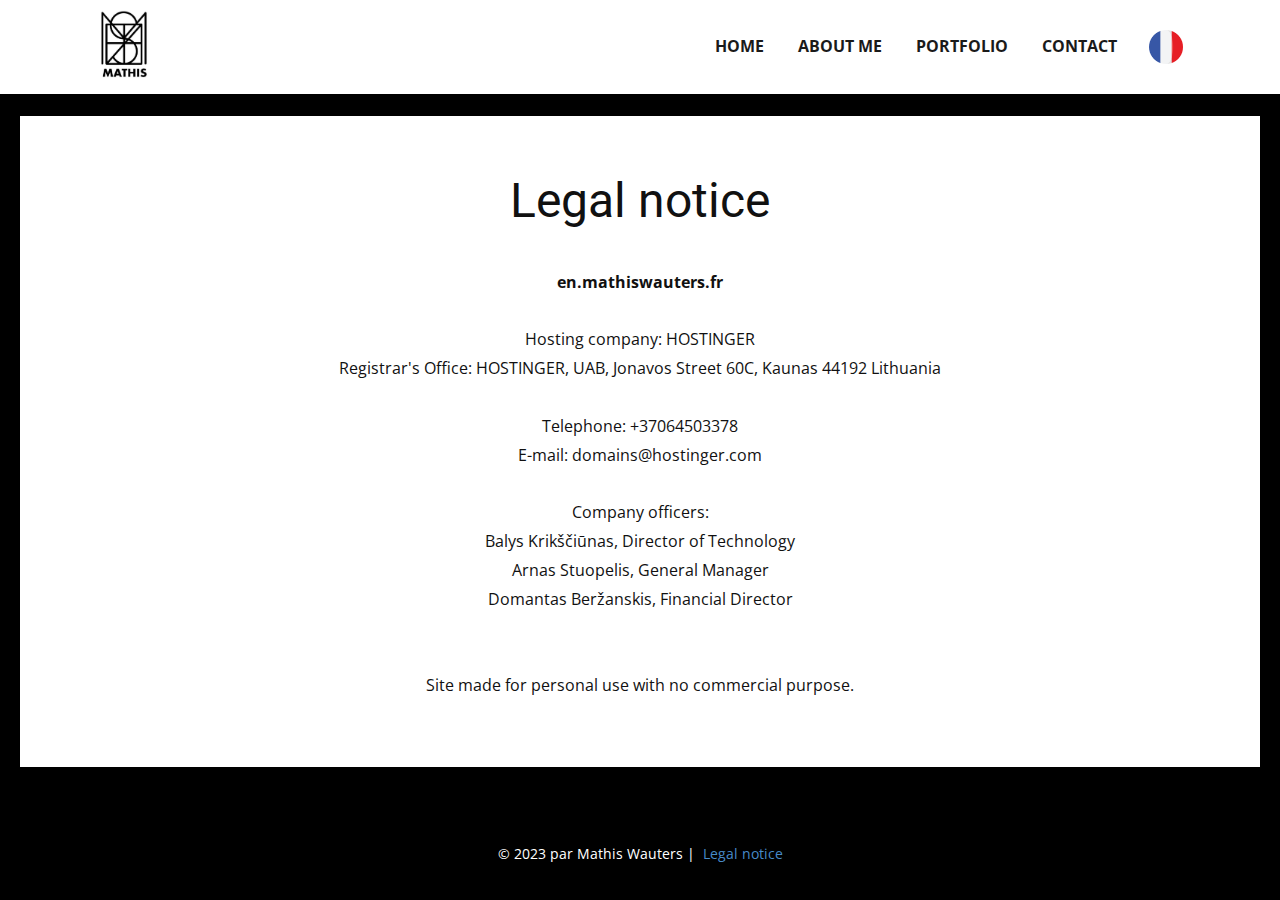
<file: en/Mathis-WAUTERS---Legal-notice.html>
<!DOCTYPE html>
<html style="font-size: 16px;" lang="fr-FR">

<head>
  <meta name="viewport" content="width=device-width, initial-scale=1.0">
  <meta charset="utf-8">
  <meta name="keywords" content="">
  <meta name="description" content="">
  <meta name="robots" content="noindex">
  <meta name="page_type" content="np-template-header-footer-from-plugin">
  <title>Mathis WAUTERS - Legal notice</title>
  <link rel="stylesheet" href="style.css" media="screen">
  <link rel="stylesheet" href="Mathis-WAUTERS---Legal-notice.css" media="screen">
  <script class="u-script" type="text/javascript" src="jquery.js" defer=""></script>
  <script class="u-script" type="text/javascript" src="script.js" defer=""></script>
  <link rel="icon" href="images/favicon3.JPG">
  <link id="u-theme-google-font" rel="stylesheet"
    href="https://fonts.googleapis.com/css?family=Roboto:100,100i,300,300i,400,400i,500,500i,700,700i,900,900i|Open+Sans:300,300i,400,400i,500,500i,600,600i,700,700i,800,800i">



  <script type="application/ld+json">{
		"@context": "http://schema.org",
		"@type": "Organization",
		"name": "Mathis WAUTERS EN",
		"logo": "images/petit1610708095265.jpg"
}</script>
  <meta name="theme-color" content="#478ac9">
  <meta property="og:title" content="Mathis WAUTERS - Legal notice">
  <meta property="og:description" content="">
  <meta property="og:type" content="website">
</head>

<body class="u-body u-xl-mode">
  <header
    class="u-border-2 u-border-black u-border-no-left u-border-no-right u-border-no-top u-clearfix u-custom-border u-header u-header"
    id="sec-82a1">
    <div class="u-clearfix u-sheet u-sheet-1">
      <a href="Mathis-WAUTERS---Home.html" data-page-id="98618448" class="u-image u-logo u-image-1"
        data-image-width="353" data-image-height="403" title="Mathis WAUTERS - Accueil">
        <img src="images/petit1610708095265.jpg" class="u-logo-image u-logo-image-1">
      </a>
      <nav class="u-menu u-menu-dropdown u-offcanvas u-menu-1" data-position="">
        <div class="menu-collapse"
          style="font-size: 1rem; letter-spacing: 0px; font-weight: 700; text-transform: uppercase;">
          <a class="u-button-style u-custom-active-border-color u-custom-border u-custom-border-color u-custom-borders u-custom-hover-border-color u-custom-left-right-menu-spacing u-custom-padding-bottom u-custom-text-active-color u-custom-text-color u-custom-text-hover-color u-custom-top-bottom-menu-spacing u-nav-link u-text-active-palette-1-base u-text-hover-palette-2-base"
            href="#">
            <svg class="u-svg-link" viewBox="0 0 24 24">
              <use xmlns:xlink="http://www.w3.org/1999/xlink" xlink:href="#menu-hamburger"></use>
            </svg>
            <svg class="u-svg-content" version="1.1" id="menu-hamburger" viewBox="0 0 16 16" x="0px" y="0px"
              xmlns:xlink="http://www.w3.org/1999/xlink" xmlns="http://www.w3.org/2000/svg">
              <g>
                <rect y="1" width="16" height="2"></rect>
                <rect y="7" width="16" height="2"></rect>
                <rect y="13" width="16" height="2"></rect>
              </g>
            </svg>
          </a>
        </div>
        <div class="u-custom-menu u-nav-container">
          <ul class="u-nav u-spacing-30 u-unstyled u-nav-1">
            <li class="u-nav-item"><a
                class="u-border-2 u-border-active-black u-border-hover-black u-border-no-left u-border-no-right u-border-no-top u-button-style u-nav-link u-text-active-black u-text-grey-90 u-text-hover-grey-90"
                href="Mathis-WAUTERS---Home.html" style="padding: 10px 0px;">Home</a>
            </li>
            <li class="u-nav-item"><a
                class="u-border-2 u-border-active-black u-border-hover-black u-border-no-left u-border-no-right u-border-no-top u-button-style u-nav-link u-text-active-black u-text-grey-90 u-text-hover-grey-90"
                href="Mathis-WAUTERS---About-me.html" style="padding: 10px 0px;">About me</a>
            </li>
            <li class="u-nav-item"><a
                class="u-border-2 u-border-active-black u-border-hover-black u-border-no-left u-border-no-right u-border-no-top u-button-style u-nav-link u-text-active-black u-text-grey-90 u-text-hover-grey-90"
                href="Mathis-WAUTERS---Portfolio.html" style="padding: 10px 0px;">Portfolio</a>
            </li>
            <li class="u-nav-item"><a
                class="u-border-2 u-border-active-black u-border-hover-black u-border-no-left u-border-no-right u-border-no-top u-button-style u-nav-link u-text-active-black u-text-grey-90 u-text-hover-grey-90"
                href="Mathis-WAUTERS---Contact.html" style="padding: 10px 0px;">Contact</a>
            </li>
          </ul>
        </div>
        <div class="u-custom-menu u-nav-container-collapse">
          <div class="u-black u-container-style u-inner-container-layout u-opacity u-opacity-95 u-sidenav">
            <div class="u-inner-container-layout u-sidenav-overflow">
              <div class="u-menu-close"></div>
              <ul class="u-align-center u-nav u-popupmenu-items u-unstyled u-nav-2">
                <li class="u-nav-item"><a class="u-button-style u-nav-link" href="Mathis-WAUTERS---Home.html"
                    style="padding: 10px 0px;">Home</a>
                </li>
                <li class="u-nav-item"><a class="u-button-style u-nav-link" href="Mathis-WAUTERS---About-me.html"
                    style="padding: 10px 0px;">About me</a>
                </li>
                <li class="u-nav-item"><a class="u-button-style u-nav-link" href="Mathis-WAUTERS---Portfolio.html"
                    style="padding: 10px 0px;">Portfolio</a>
                </li>
                <li class="u-nav-item"><a class="u-button-style u-nav-link" href="Mathis-WAUTERS---Contact.html"
                    style="padding: 10px 0px;">Contact</a>
                </li>
              </ul>
            </div>
          </div>
          <div class="u-black u-menu-overlay u-opacity u-opacity-70"></div>
        </div>
      </nav><span class="u-file-icon u-icon u-icon-1" data-href="https://mathiswauters.fr/"><img src="images/323315.png"
          alt=""></span>
    </div>
  </header>
  <section class="u-align-center u-border-20 u-border-black u-clearfix u-section-1" id="sec-8a38">
    <div class="u-clearfix u-sheet u-sheet-1">
      <h1 class="u-text u-text-default u-text-1">Legal notice</h1>
      <p class="u-text u-text-2">
        <span style="font-weight: 700;">en.mathiswauters.fr </span>
        <br>
        <br>Hosting company: HOSTINGER <br>Registrar's Office: HOSTINGER, UAB, Jonavos Street 60C, Kaunas 44192
        Lithuania <br>
        <br>Telephone: +37064503378 <br>E-mail: domains@hostinger.com <br>
        <br>Company officers: <br>Balys Krikščiūnas, Director of Technology <br>Arnas Stuopelis, General Manager
        <br>Domantas Beržanskis, Financial Director <br>
        <br>
        <br>Site made for personal use with no commercial purpose.
      </p>
    </div>
  </section>



  <footer class="u-align-center u-black u-clearfix u-footer u-footer" id="sec-4aad">
    <div class="u-clearfix u-sheet u-valign-middle u-sheet-1">
      <p class="u-small-text u-text u-text-variant u-text-1">
        <br>© 2023 par Mathis Wauters |&nbsp;<a href="Mathis-WAUTERS---Legal-notice.html" data-page-id="1748713072"
          class="u-active-none u-border-none u-btn u-button-link u-button-style u-hover-none u-none u-text-palette-1-base u-btn-1">
          Legal notice</a>
      </p>
    </div>
  </footer>
</body>

</html>
</file>
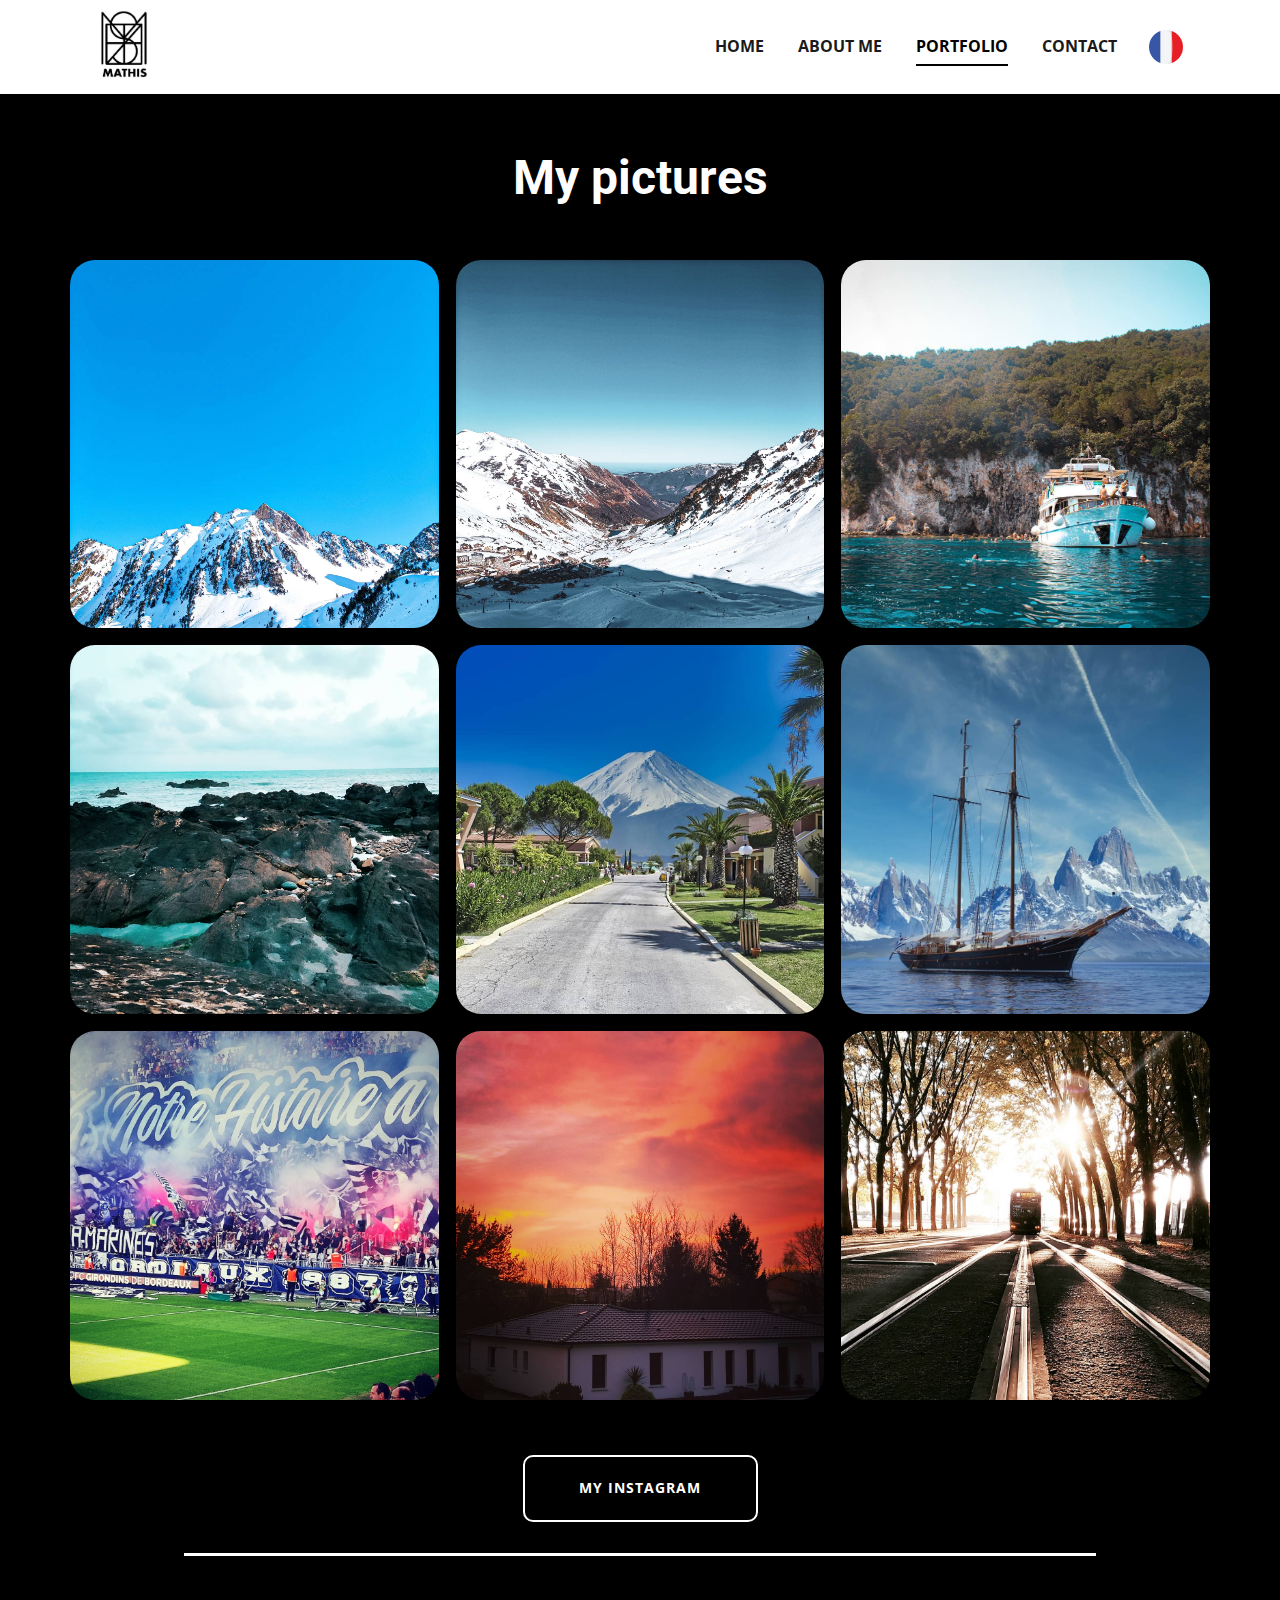
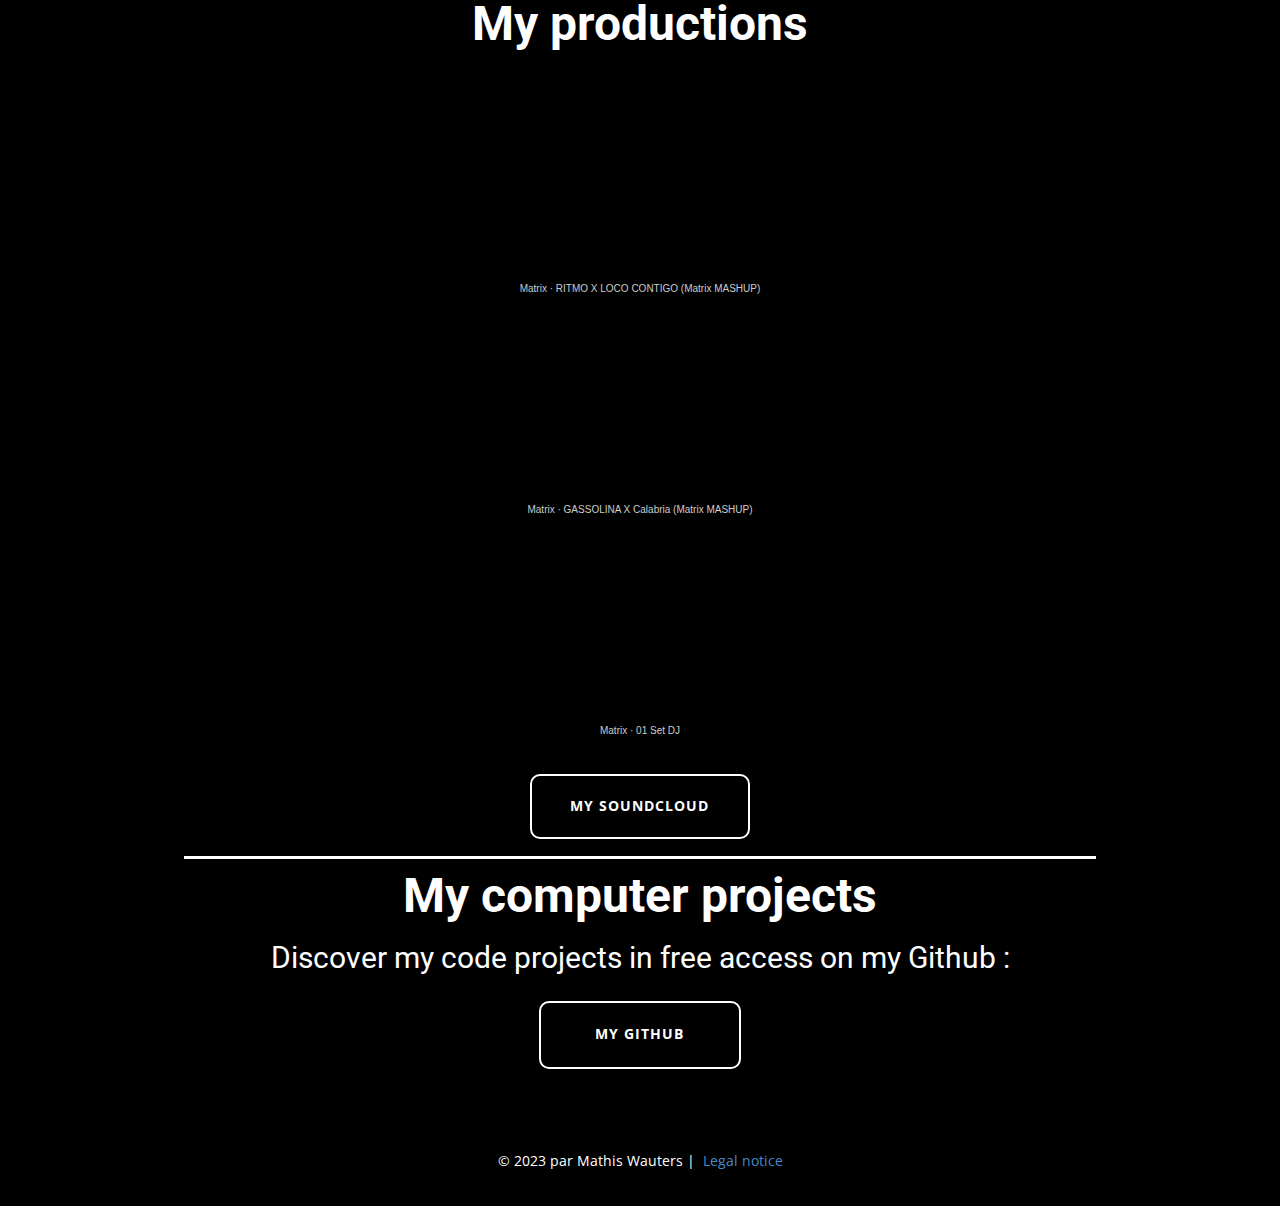
<file: en/Mathis-WAUTERS---Portfolio.html>
<!DOCTYPE html>
<html style="font-size: 16px;" lang="fr-FR">

<head>
  <meta name="viewport" content="width=device-width, initial-scale=1.0">
  <meta charset="utf-8">
  <meta name="keywords" content="Mes photographies">
  <meta name="description" content="">
  <meta name="robots" content="noindex">
  <meta name="page_type" content="np-template-header-footer-from-plugin">
  <title>Mathis WAUTERS - Portfolio</title>
  <link rel="stylesheet" href="style.css" media="screen">
  <link rel="stylesheet" href="Mathis-WAUTERS---Portfolio.css" media="screen">
  <script class="u-script" type="text/javascript" src="jquery.js" defer=""></script>
  <script class="u-script" type="text/javascript" src="script.js" defer=""></script>
  <link rel="icon" href="images/favicon3.JPG">
  <link id="u-theme-google-font" rel="stylesheet"
    href="https://fonts.googleapis.com/css?family=Roboto:100,100i,300,300i,400,400i,500,500i,700,700i,900,900i|Open+Sans:300,300i,400,400i,500,500i,600,600i,700,700i,800,800i">




  <script type="application/ld+json">{
		"@context": "http://schema.org",
		"@type": "Organization",
		"name": "Mathis WAUTERS EN",
		"logo": "images/petit1610708095265.jpg"
}</script>
  <meta name="theme-color" content="#478ac9">
  <meta property="og:title" content="Mathis WAUTERS - Portfolio">
  <meta property="og:description" content="">
  <meta property="og:type" content="website">
</head>

<body class="u-body u-xl-mode">
  <header
    class="u-border-2 u-border-black u-border-no-left u-border-no-right u-border-no-top u-clearfix u-custom-border u-header u-header"
    id="sec-82a1">
    <div class="u-clearfix u-sheet u-sheet-1">
      <a href="Mathis-WAUTERS---Home.html" data-page-id="98618448" class="u-image u-logo u-image-1"
        data-image-width="353" data-image-height="403" title="Mathis WAUTERS - Accueil">
        <img src="images/petit1610708095265.jpg" class="u-logo-image u-logo-image-1">
      </a>
      <nav class="u-menu u-menu-dropdown u-offcanvas u-menu-1" data-position="">
        <div class="menu-collapse"
          style="font-size: 1rem; letter-spacing: 0px; font-weight: 700; text-transform: uppercase;">
          <a class="u-button-style u-custom-active-border-color u-custom-border u-custom-border-color u-custom-borders u-custom-hover-border-color u-custom-left-right-menu-spacing u-custom-padding-bottom u-custom-text-active-color u-custom-text-color u-custom-text-hover-color u-custom-top-bottom-menu-spacing u-nav-link u-text-active-palette-1-base u-text-hover-palette-2-base"
            href="#">
            <svg class="u-svg-link" viewBox="0 0 24 24">
              <use xmlns:xlink="http://www.w3.org/1999/xlink" xlink:href="#menu-hamburger"></use>
            </svg>
            <svg class="u-svg-content" version="1.1" id="menu-hamburger" viewBox="0 0 16 16" x="0px" y="0px"
              xmlns:xlink="http://www.w3.org/1999/xlink" xmlns="http://www.w3.org/2000/svg">
              <g>
                <rect y="1" width="16" height="2"></rect>
                <rect y="7" width="16" height="2"></rect>
                <rect y="13" width="16" height="2"></rect>
              </g>
            </svg>
          </a>
        </div>
        <div class="u-custom-menu u-nav-container">
          <ul class="u-nav u-spacing-30 u-unstyled u-nav-1">
            <li class="u-nav-item"><a
                class="u-border-2 u-border-active-black u-border-hover-black u-border-no-left u-border-no-right u-border-no-top u-button-style u-nav-link u-text-active-black u-text-grey-90 u-text-hover-grey-90"
                href="Mathis-WAUTERS---Home.html" style="padding: 10px 0px;">Home</a>
            </li>
            <li class="u-nav-item"><a
                class="u-border-2 u-border-active-black u-border-hover-black u-border-no-left u-border-no-right u-border-no-top u-button-style u-nav-link u-text-active-black u-text-grey-90 u-text-hover-grey-90"
                href="Mathis-WAUTERS---About-me.html" style="padding: 10px 0px;">About me</a>
            </li>
            <li class="u-nav-item"><a
                class="u-border-2 u-border-active-black u-border-hover-black u-border-no-left u-border-no-right u-border-no-top u-button-style u-nav-link u-text-active-black u-text-grey-90 u-text-hover-grey-90"
                href="Mathis-WAUTERS---Portfolio.html" style="padding: 10px 0px;">Portfolio</a>
            </li>
            <li class="u-nav-item"><a
                class="u-border-2 u-border-active-black u-border-hover-black u-border-no-left u-border-no-right u-border-no-top u-button-style u-nav-link u-text-active-black u-text-grey-90 u-text-hover-grey-90"
                href="Mathis-WAUTERS---Contact.html" style="padding: 10px 0px;">Contact</a>
            </li>
          </ul>
        </div>
        <div class="u-custom-menu u-nav-container-collapse">
          <div class="u-black u-container-style u-inner-container-layout u-opacity u-opacity-95 u-sidenav">
            <div class="u-inner-container-layout u-sidenav-overflow">
              <div class="u-menu-close"></div>
              <ul class="u-align-center u-nav u-popupmenu-items u-unstyled u-nav-2">
                <li class="u-nav-item"><a class="u-button-style u-nav-link" href="Mathis-WAUTERS---Home.html"
                    style="padding: 10px 0px;">Home</a>
                </li>
                <li class="u-nav-item"><a class="u-button-style u-nav-link" href="Mathis-WAUTERS---About-me.html"
                    style="padding: 10px 0px;">About me</a>
                </li>
                <li class="u-nav-item"><a class="u-button-style u-nav-link" href="Mathis-WAUTERS---Portfolio.html"
                    style="padding: 10px 0px;">Portfolio</a>
                </li>
                <li class="u-nav-item"><a class="u-button-style u-nav-link" href="Mathis-WAUTERS---Contact.html"
                    style="padding: 10px 0px;">Contact</a>
                </li>
              </ul>
            </div>
          </div>
          <div class="u-black u-menu-overlay u-opacity u-opacity-70"></div>
        </div>
      </nav><span class="u-file-icon u-icon u-icon-1" data-href="https://mathiswauters.fr/"><img src="images/323315.png"
          alt=""></span>
    </div>
  </header>
  <section class="u-align-center u-black u-clearfix u-section-1" id="carousel_726d">
    <div class="u-clearfix u-sheet u-sheet-1">
      <h1 class="u-text u-text-default u-text-1">
        <span style="font-weight: 700;">My pictures</span>
      </h1>
      <div class="u-expanded-width u-gallery u-layout-grid u-lightbox u-show-text-on-hover u-gallery-1">
        <div class="u-gallery-inner u-gallery-inner-1">
          <div class="u-effect-fade u-effect-hover-zoom u-gallery-item u-radius-25 u-shape-round"
            data-href="https://www.instagram.com/m_photograph_w/">
            <div class="u-back-slide" data-image-width="1440" data-image-height="1440">
              <img class="u-back-image u-expanded"
                src="images/m_photograph_w_272269101_507836300653295_4357931822755192570_n.webp1.jpg">
            </div>
            <div class="u-over-slide u-shading u-over-slide-1">
              <h3 class="u-gallery-heading"></h3>
              <p class="u-gallery-text"></p>
            </div>
          </div>
          <div class="u-effect-fade u-effect-hover-zoom u-gallery-item u-radius-25 u-shape-round"
            data-href="https://www.instagram.com/m_photograph_w/">
            <div class="u-back-slide" data-image-width="1440" data-image-height="1440">
              <img class="u-back-image u-expanded"
                src="images/m_photograph_w_272590508_330582802279215_309688231191392031_n.webp1.jpg">
            </div>
            <div class="u-over-slide u-shading u-over-slide-2">
              <h3 class="u-gallery-heading"></h3>
              <p class="u-gallery-text"></p>
            </div>
          </div>
          <div class="u-effect-fade u-effect-hover-zoom u-gallery-item u-radius-25 u-shape-round"
            data-href="https://www.instagram.com/m_photograph_w/">
            <div class="u-back-slide" data-image-width="1440" data-image-height="961">
              <img class="u-back-image u-expanded"
                src="images/m_photograph_w_265536562_488034739260602_5098464290645662463_n1.jpg">
            </div>
            <div class="u-over-slide u-shading u-over-slide-3">
              <h3 class="u-gallery-heading"></h3>
              <p class="u-gallery-text"></p>
            </div>
          </div>
          <div class="u-effect-fade u-effect-hover-zoom u-gallery-item u-radius-25 u-shape-round"
            data-href="https://www.instagram.com/m_photograph_w/">
            <div class="u-back-slide" data-image-width="1440" data-image-height="1800">
              <img class="u-back-image u-expanded"
                src="images/m_photograph_w_257789871_1011649352948619_3367732239280201603_n1.jpg">
            </div>
            <div class="u-over-slide u-shading u-over-slide-4">
              <h3 class="u-gallery-heading"></h3>
              <p class="u-gallery-text"></p>
            </div>
          </div>
          <div class="u-effect-fade u-effect-hover-zoom u-gallery-item u-radius-25 u-shape-round"
            data-href="https://www.instagram.com/m_photograph_w/">
            <div class="u-back-slide" data-image-width="1080" data-image-height="720">
              <img class="u-back-image u-expanded"
                src="images/m_photograph_w_126867096_1606281949550675_2059816653429050673_n1.jpg">
            </div>
            <div class="u-over-slide u-shading u-over-slide-5">
              <h3 class="u-gallery-heading"></h3>
              <p class="u-gallery-text"></p>
            </div>
          </div>
          <div class="u-effect-fade u-effect-hover-zoom u-gallery-item u-radius-25 u-shape-round"
            data-href="https://www.instagram.com/m_photograph_w/">
            <div class="u-back-slide" data-image-width="1080" data-image-height="893">
              <img class="u-back-image u-expanded"
                src="images/m_photograph_w_127576365_376373830307190_1764811243852780384_n1.jpg">
            </div>
            <div class="u-over-slide u-shading u-over-slide-6">
              <h3 class="u-gallery-heading"></h3>
              <p class="u-gallery-text"></p>
            </div>
          </div>
          <div class="u-effect-fade u-effect-hover-zoom u-gallery-item u-radius-25 u-shape-round"
            data-href="https://www.instagram.com/m_photograph_w/">
            <div class="u-back-slide" data-image-width="1440" data-image-height="1080">
              <img class="u-back-image u-expanded"
                src="images/m_photograph_w_233664387_216167410433135_6800160400735454005_n1.jpg">
            </div>
            <div class="u-over-slide u-shading u-over-slide-7">
              <h3 class="u-gallery-heading"></h3>
              <p class="u-gallery-text"></p>
            </div>
          </div>
          <div class="u-effect-fade u-effect-hover-zoom u-gallery-item u-radius-25 u-shape-round"
            data-href="https://www.instagram.com/m_photograph_w/">
            <div class="u-back-slide" data-image-width="1440" data-image-height="1800">
              <img class="u-back-image u-expanded"
                src="images/m_photograph_w_267151386_1369997513449904_6617200968930032275_n.jpg">
            </div>
            <div class="u-over-slide u-shading u-over-slide-8">
              <h3 class="u-gallery-heading"></h3>
              <p class="u-gallery-text"></p>
            </div>
          </div>
          <div class="u-effect-fade u-effect-hover-zoom u-gallery-item u-radius-25 u-shape-round"
            data-href="https://www.instagram.com/m_photograph_w/">
            <div class="u-back-slide" data-image-width="1080" data-image-height="1080">
              <img class="u-back-image u-expanded"
                src="images/m_photograph_w_118661722_146486307117210_1264109548698439143_n1.jpg">
            </div>
            <div class="u-over-slide u-shading u-over-slide-9">
              <h3 class="u-gallery-heading"></h3>
              <p class="u-gallery-text"></p>
            </div>
          </div>
        </div>
      </div>
      <a href="https://instagram.com/m_photograph_w"
        class="u-align-center u-black u-border-2 u-border-white u-btn u-btn-round u-button-style u-hover-white u-radius-10 u-btn-1">MY
        instagram</a>
      <div class="u-border-3 u-border-white u-line u-line-horizontal u-line-1"></div>
      <h1 class="u-text u-text-default u-text-2">My productions</h1>
      <div class="u-align-center u-container-style u-group u-group-1">
        <div class="u-container-layout">
          <div class="u-clearfix u-custom-html u-expanded-width u-custom-html-1">
            <iframe width="100%" height="166" scrolling="no" frameborder="no" allow="autoplay"
              src="https://w.soundcloud.com/player/?url=https%3A//api.soundcloud.com/tracks/832876669&amp;color=%230c0a1f&amp;auto_play=false&amp;hide_related=false&amp;show_comments=true&amp;show_user=true&amp;show_reposts=false&amp;show_teaser=true"></iframe>
            <div
              style="font-size: 10px; color: #cccccc;line-break: anywhere;word-break: normal;overflow: hidden;white-space: nowrap;text-overflow: ellipsis; font-family: Interstate,Lucida Grande,Lucida Sans Unicode,Lucida Sans,Garuda,Verdana,Tahoma,sans-serif;font-weight: 100;">
              <a href="https://soundcloud.com/mathis-wauters" title="Matrix" target="_blank"
                style="color: #cccccc; text-decoration: none;">Matrix</a> · <a
                href="https://soundcloud.com/mathis-wauters/ritmo-x-loco-contigo-matrix"
                title="RITMO X LOCO CONTIGO (Matrix MASHUP)" target="_blank"
                style="color: #cccccc; text-decoration: none;">RITMO X LOCO CONTIGO (Matrix MASHUP)</a>
            </div>
          </div>
          <div class="u-clearfix u-custom-html u-expanded-width u-custom-html-2">
            <iframe width="100%" height="166" scrolling="no" frameborder="no" allow="autoplay"
              src="https://w.soundcloud.com/player/?url=https%3A//api.soundcloud.com/tracks/832719145&amp;color=%230c0a1f&amp;auto_play=false&amp;hide_related=false&amp;show_comments=true&amp;show_user=true&amp;show_reposts=false&amp;show_teaser=true"></iframe>
            <div
              style="font-size: 10px; color: #cccccc;line-break: anywhere;word-break: normal;overflow: hidden;white-space: nowrap;text-overflow: ellipsis; font-family: Interstate,Lucida Grande,Lucida Sans Unicode,Lucida Sans,Garuda,Verdana,Tahoma,sans-serif;font-weight: 100;">
              <a href="https://soundcloud.com/mathis-wauters" title="Matrix" target="_blank"
                style="color: #cccccc; text-decoration: none;">Matrix</a> · <a
                href="https://soundcloud.com/mathis-wauters/gassolina-x-calabria-matrix"
                title="GASSOLINA X Calabria (Matrix MASHUP)" target="_blank"
                style="color: #cccccc; text-decoration: none;">GASSOLINA X Calabria (Matrix MASHUP)</a>
            </div>
          </div>
          <div class="u-clearfix u-custom-html u-expanded-width u-custom-html-3">
            <iframe width="100%" height="166" scrolling="no" frameborder="no" allow="autoplay"
              src="https://w.soundcloud.com/player/?url=https%3A//api.soundcloud.com/tracks/1230552802&amp;color=%230c0a1f&amp;auto_play=false&amp;hide_related=false&amp;show_comments=true&amp;show_user=true&amp;show_reposts=false&amp;show_teaser=true"></iframe>
            <div
              style="font-size: 10px; color: #cccccc;line-break: anywhere;word-break: normal;overflow: hidden;white-space: nowrap;text-overflow: ellipsis; font-family: Interstate,Lucida Grande,Lucida Sans Unicode,Lucida Sans,Garuda,Verdana,Tahoma,sans-serif;font-weight: 100;">
              <a href="https://soundcloud.com/mathis-wauters" title="Matrix" target="_blank"
                style="color: #cccccc; text-decoration: none;">Matrix</a> · <a
                href="https://soundcloud.com/mathis-wauters/01-set-dj-1" title="01 Set DJ" target="_blank"
                style="color: #cccccc; text-decoration: none;">01 Set DJ</a>
            </div>
          </div>
        </div>
      </div>
      <a href="https://soundcloud.com/mathis-wauters"
        class="u-align-center u-black u-border-2 u-border-white u-btn u-btn-round u-button-style u-hover-white u-radius-10 u-btn-2">My
        Soundcloud</a>
      <div class="u-border-3 u-border-white u-line u-line-horizontal u-line-2"></div>
    </div>
  </section>
  <section class="u-black u-clearfix u-section-2" id="sec-147d">
    <div class="u-clearfix u-sheet u-sheet-1">
      <h1 class="u-text u-text-default u-text-1">My computer projects</h1>
      <h3 class="u-text u-text-default u-text-2"> Discover my code projects in free access on my Github :</h3>
      <a href="https://github.com/DrPicode"
        class="u-align-center u-black u-border-2 u-border-white u-btn u-btn-round u-button-style u-hover-white u-radius-10 u-btn-1">My
        GITHUB</a>
    </div>
  </section>



  <footer class="u-align-center u-black u-clearfix u-footer u-footer" id="sec-4aad">
    <div class="u-clearfix u-sheet u-valign-middle u-sheet-1">
      <p class="u-small-text u-text u-text-variant u-text-1">
        <br>© 2023 par Mathis Wauters |&nbsp;<a href="Mathis-WAUTERS---Legal-notice.html" data-page-id="1748713072"
          class="u-active-none u-border-none u-btn u-button-link u-button-style u-hover-none u-none u-text-palette-1-base u-btn-1">
          Legal notice</a>
      </p>
    </div>
  </footer>
</body>

</html>
</file>
